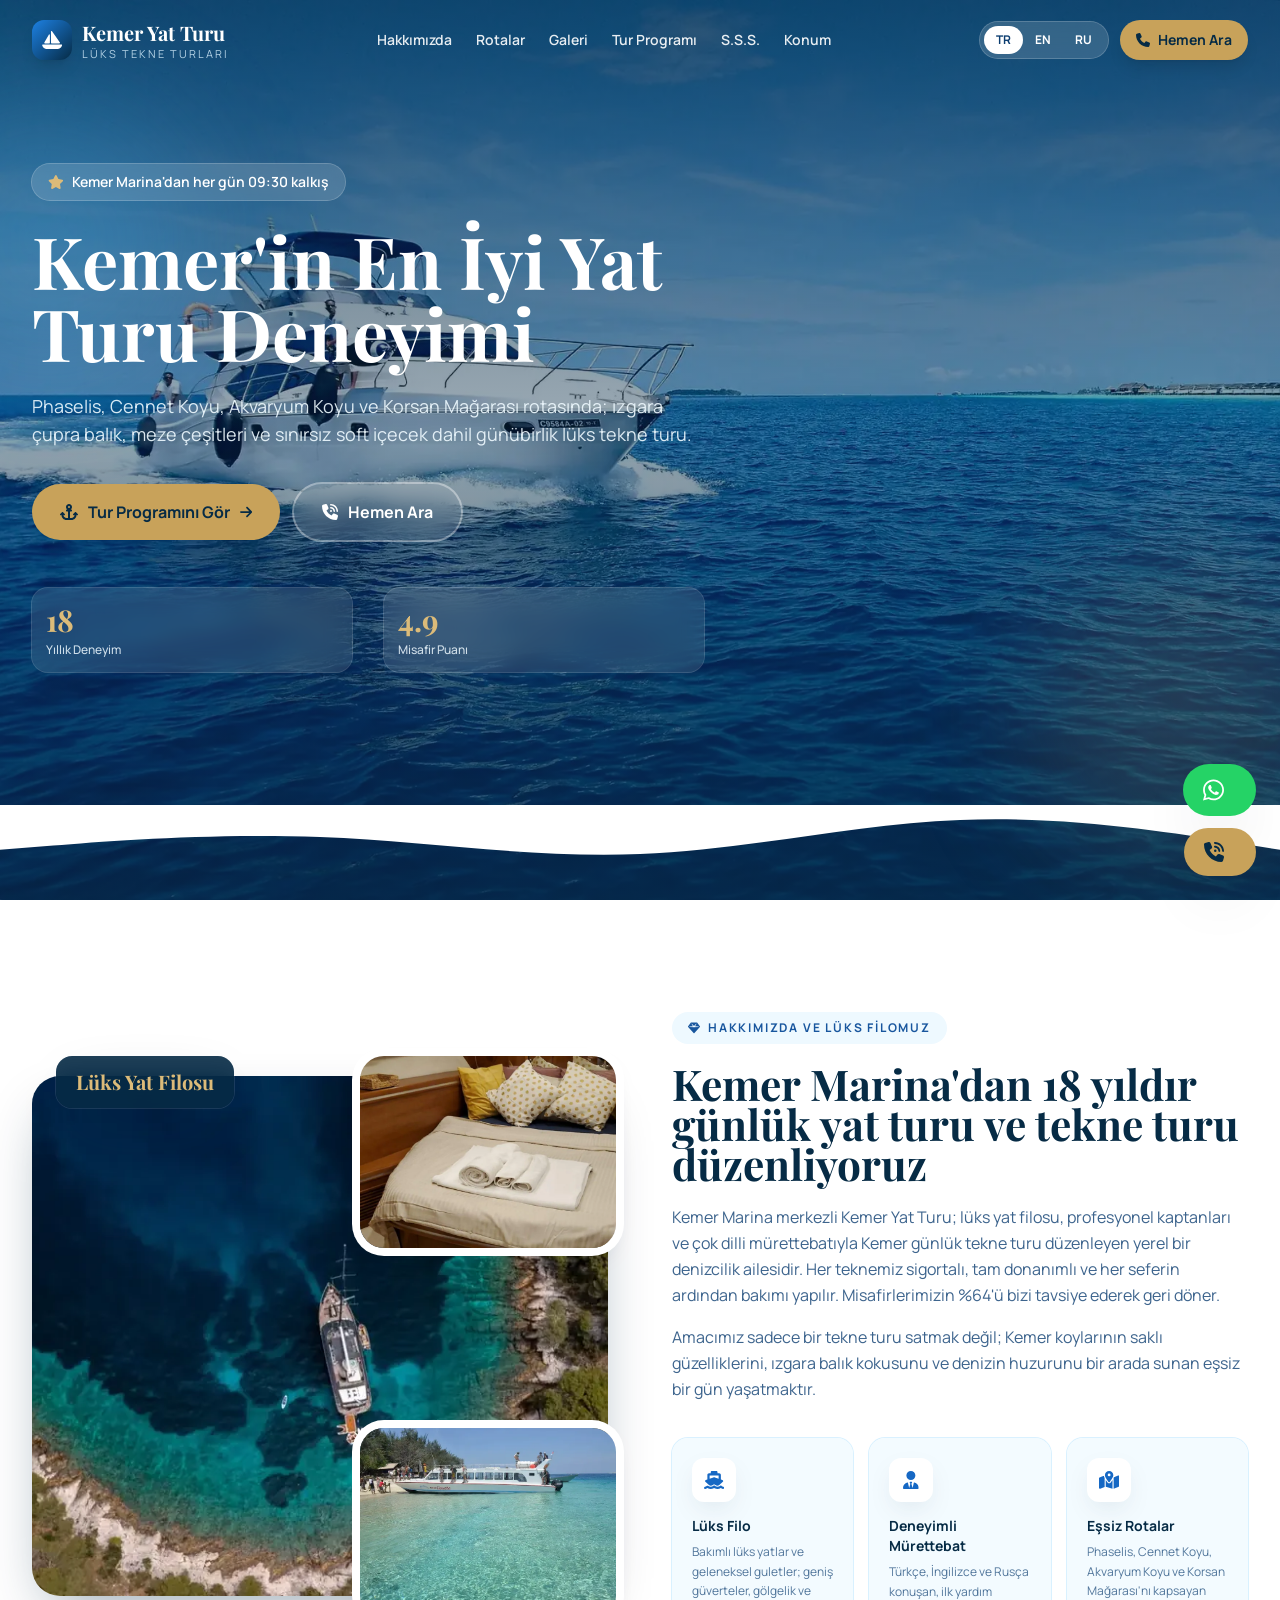
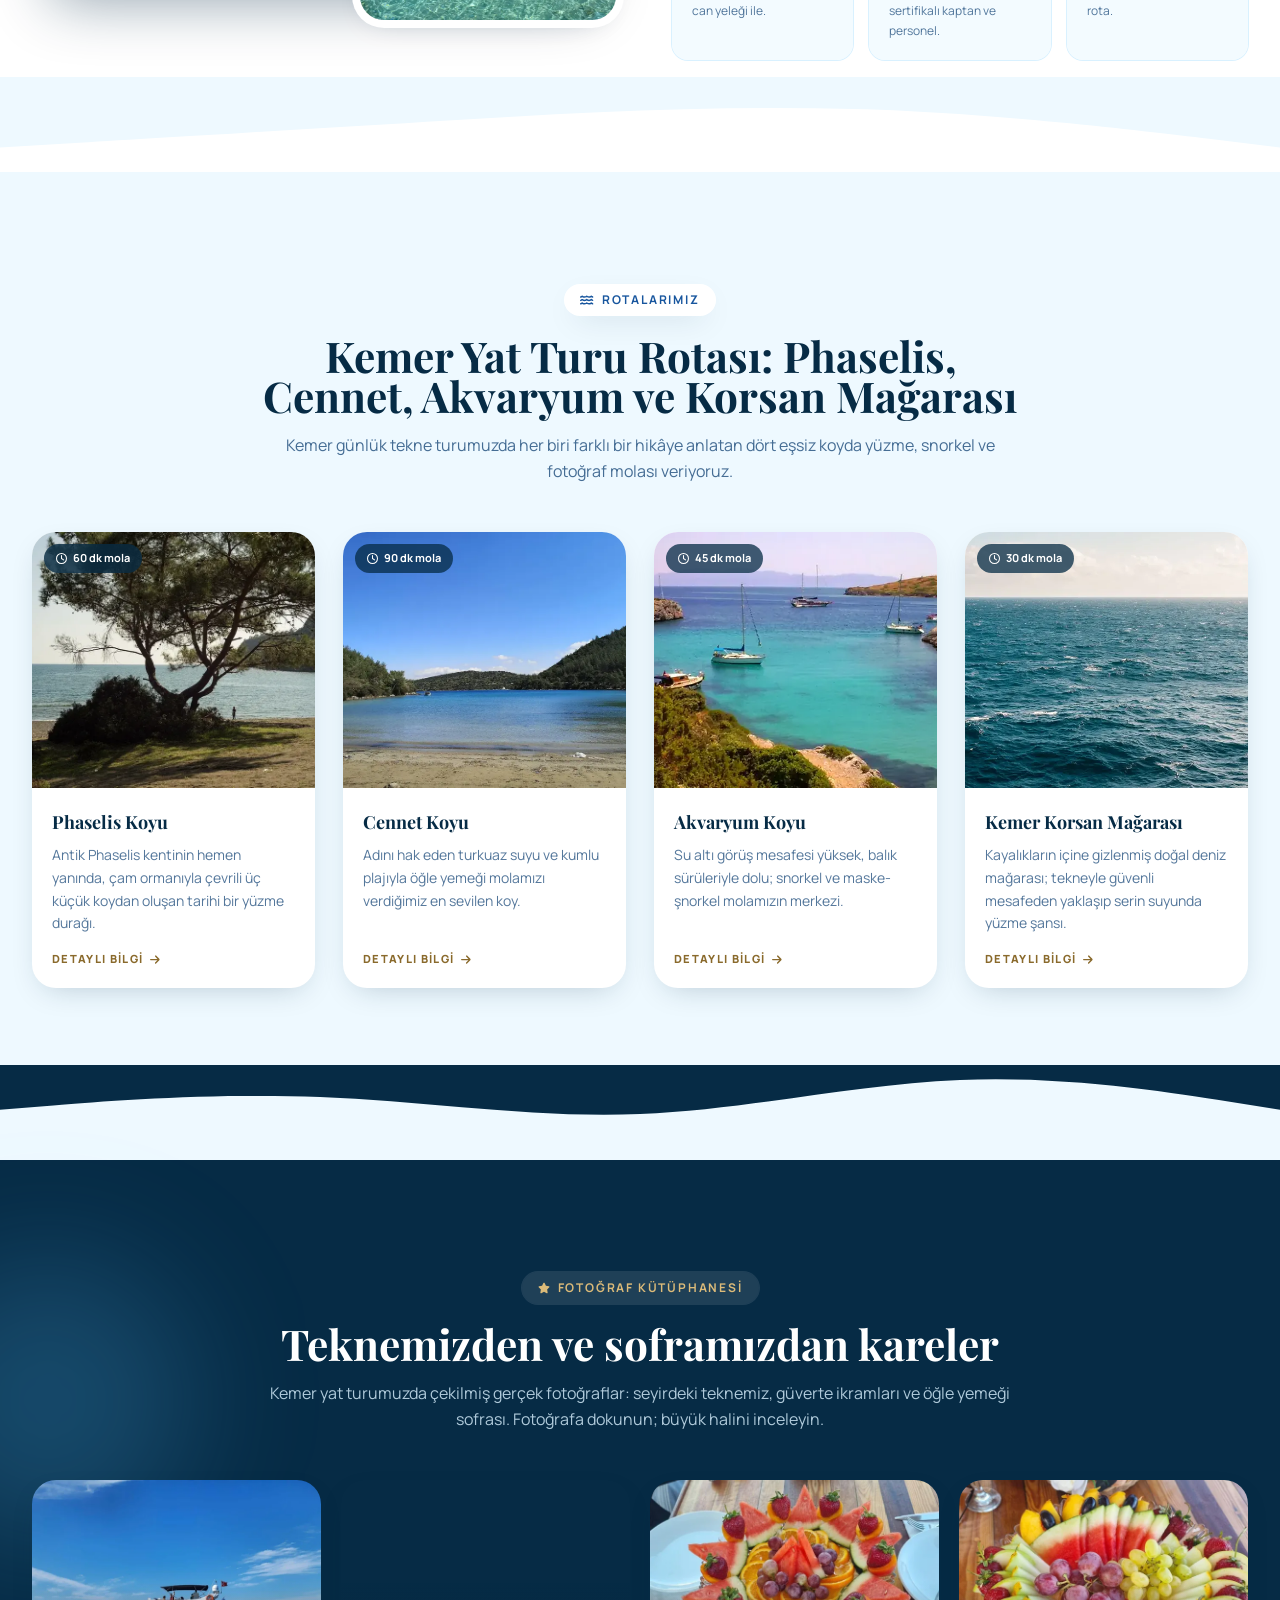
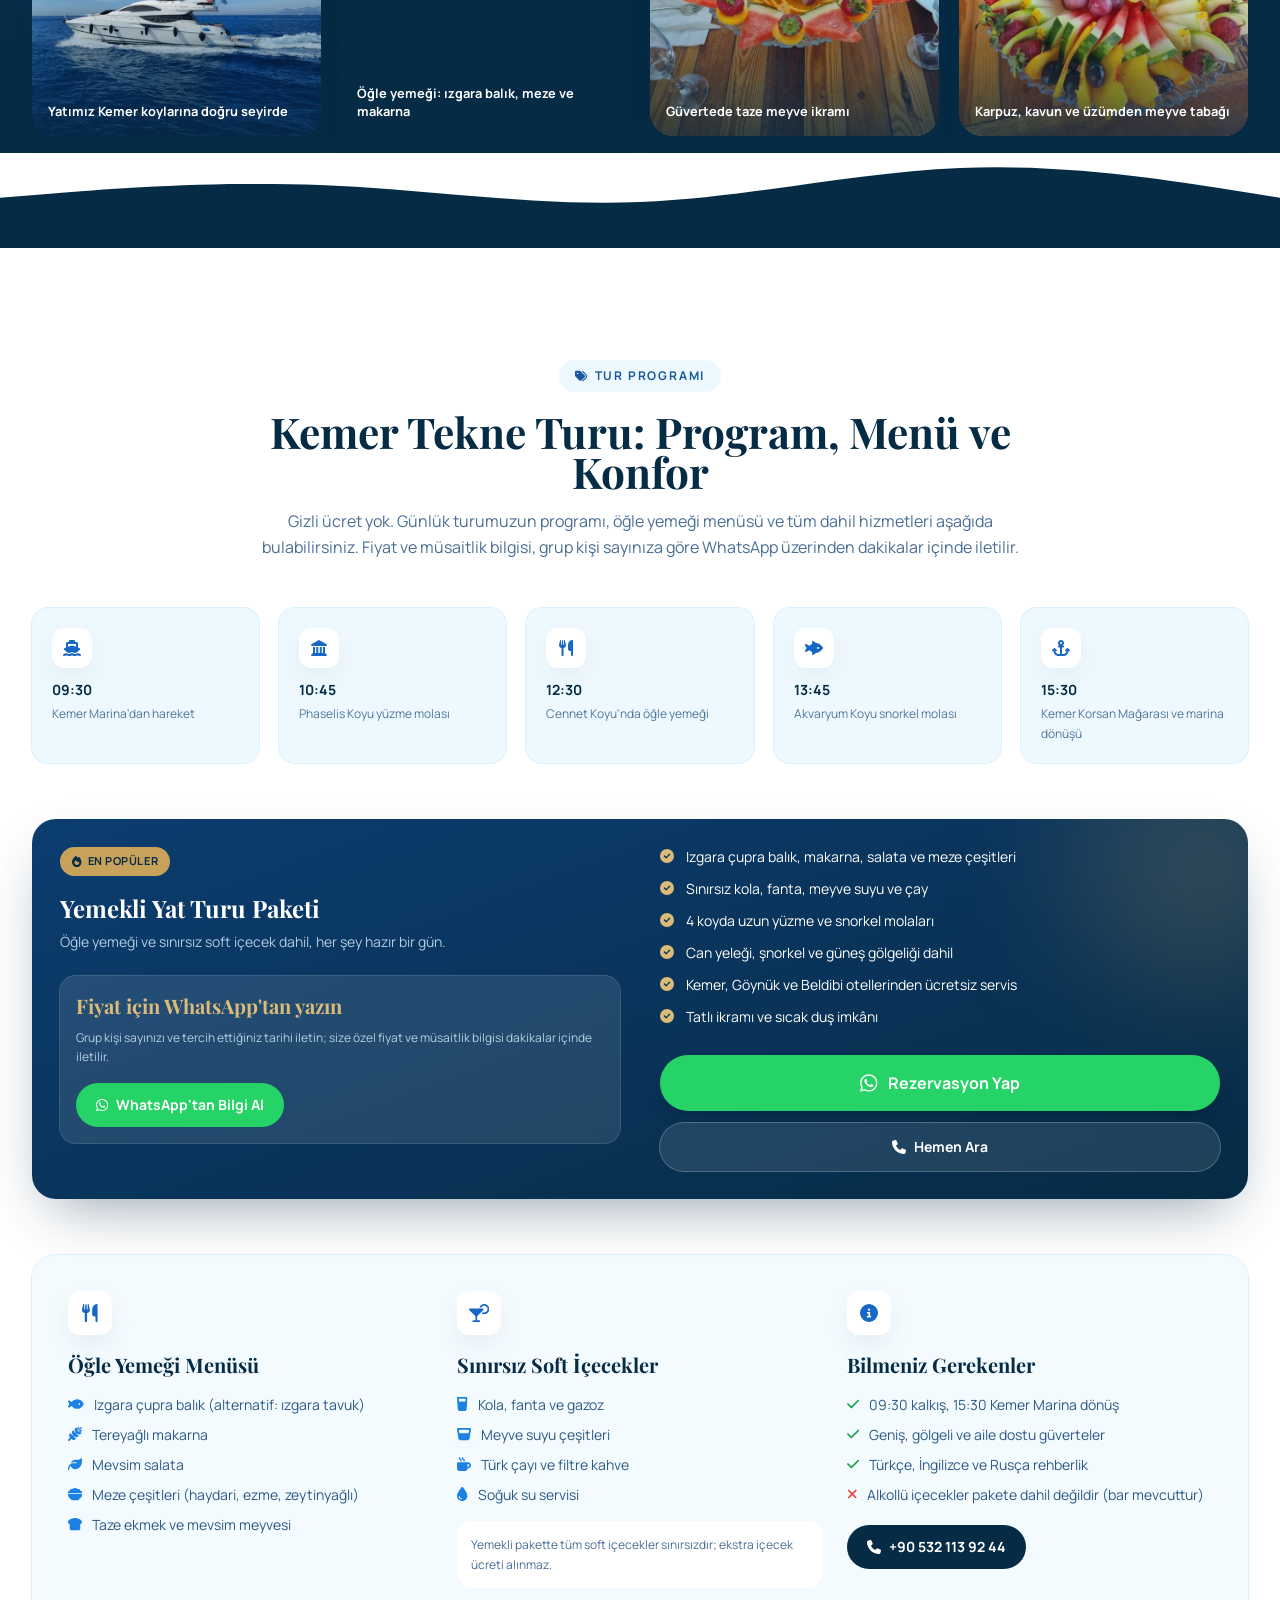
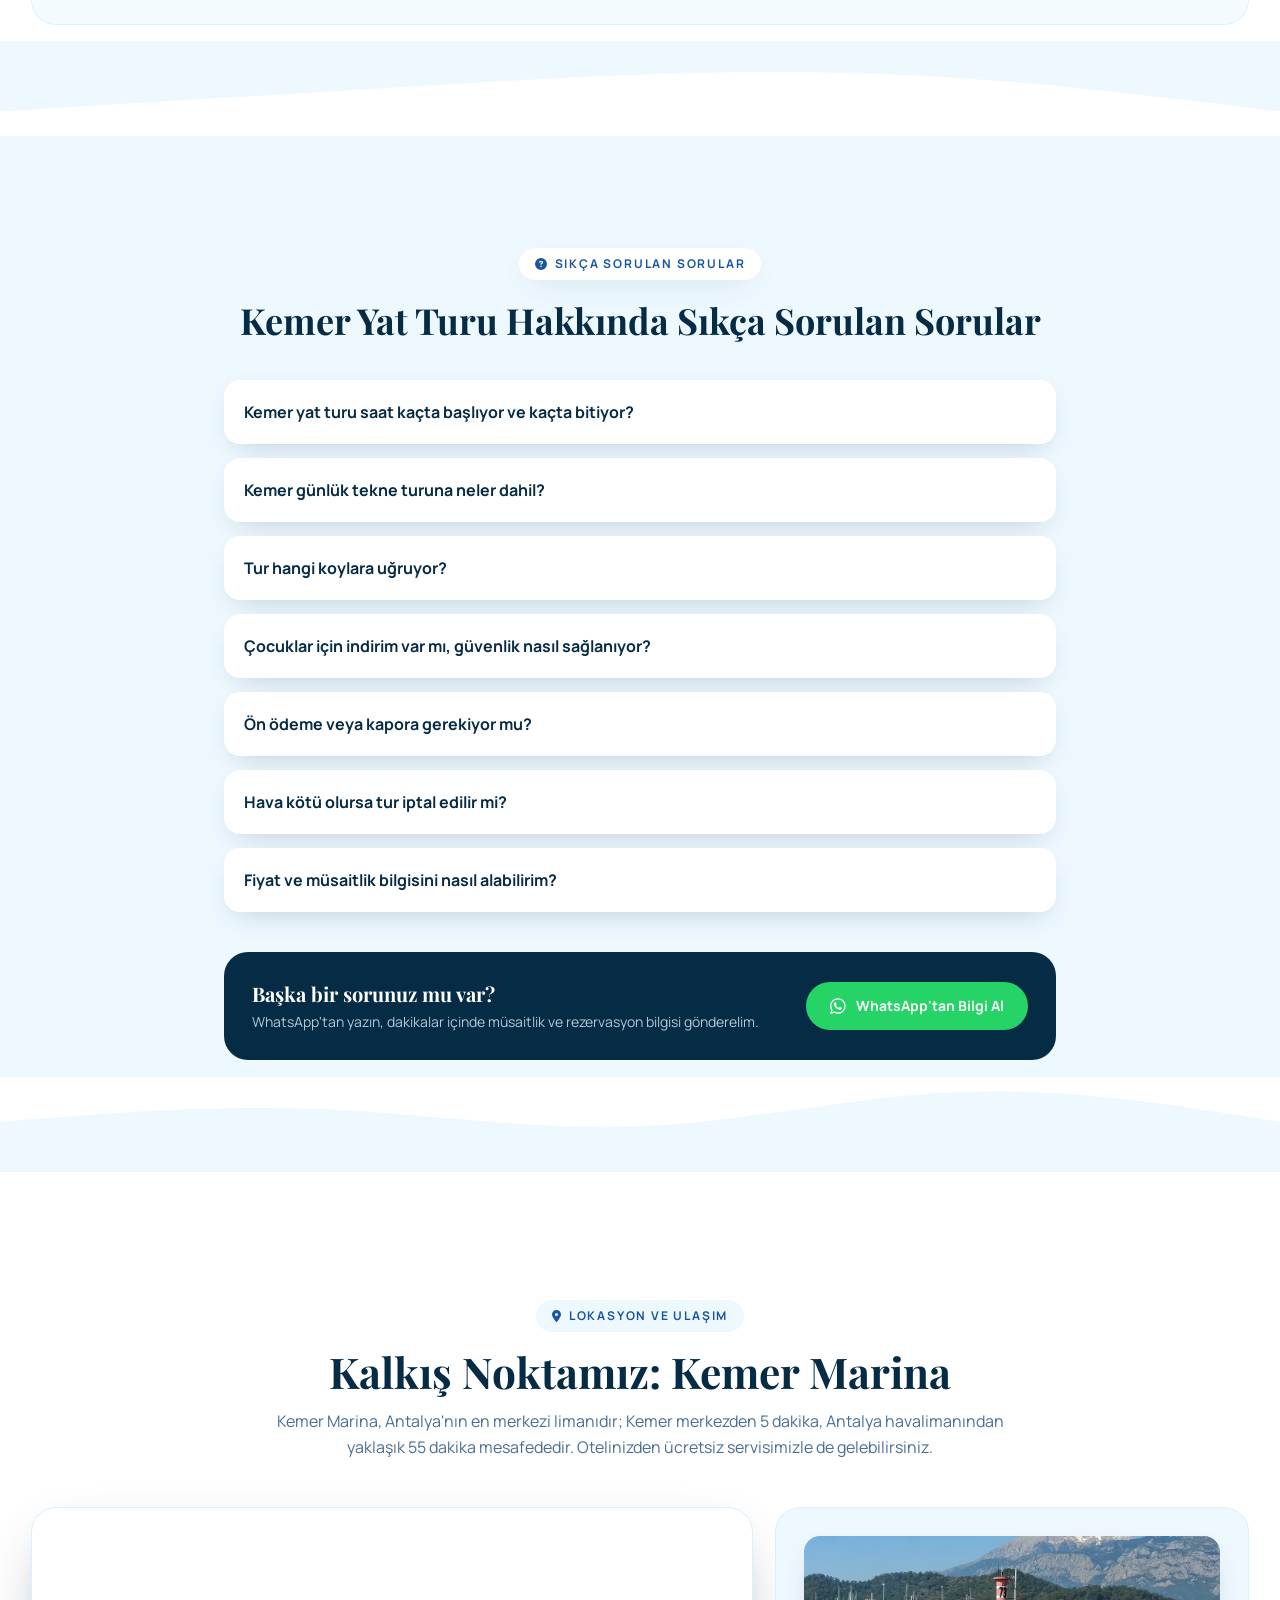
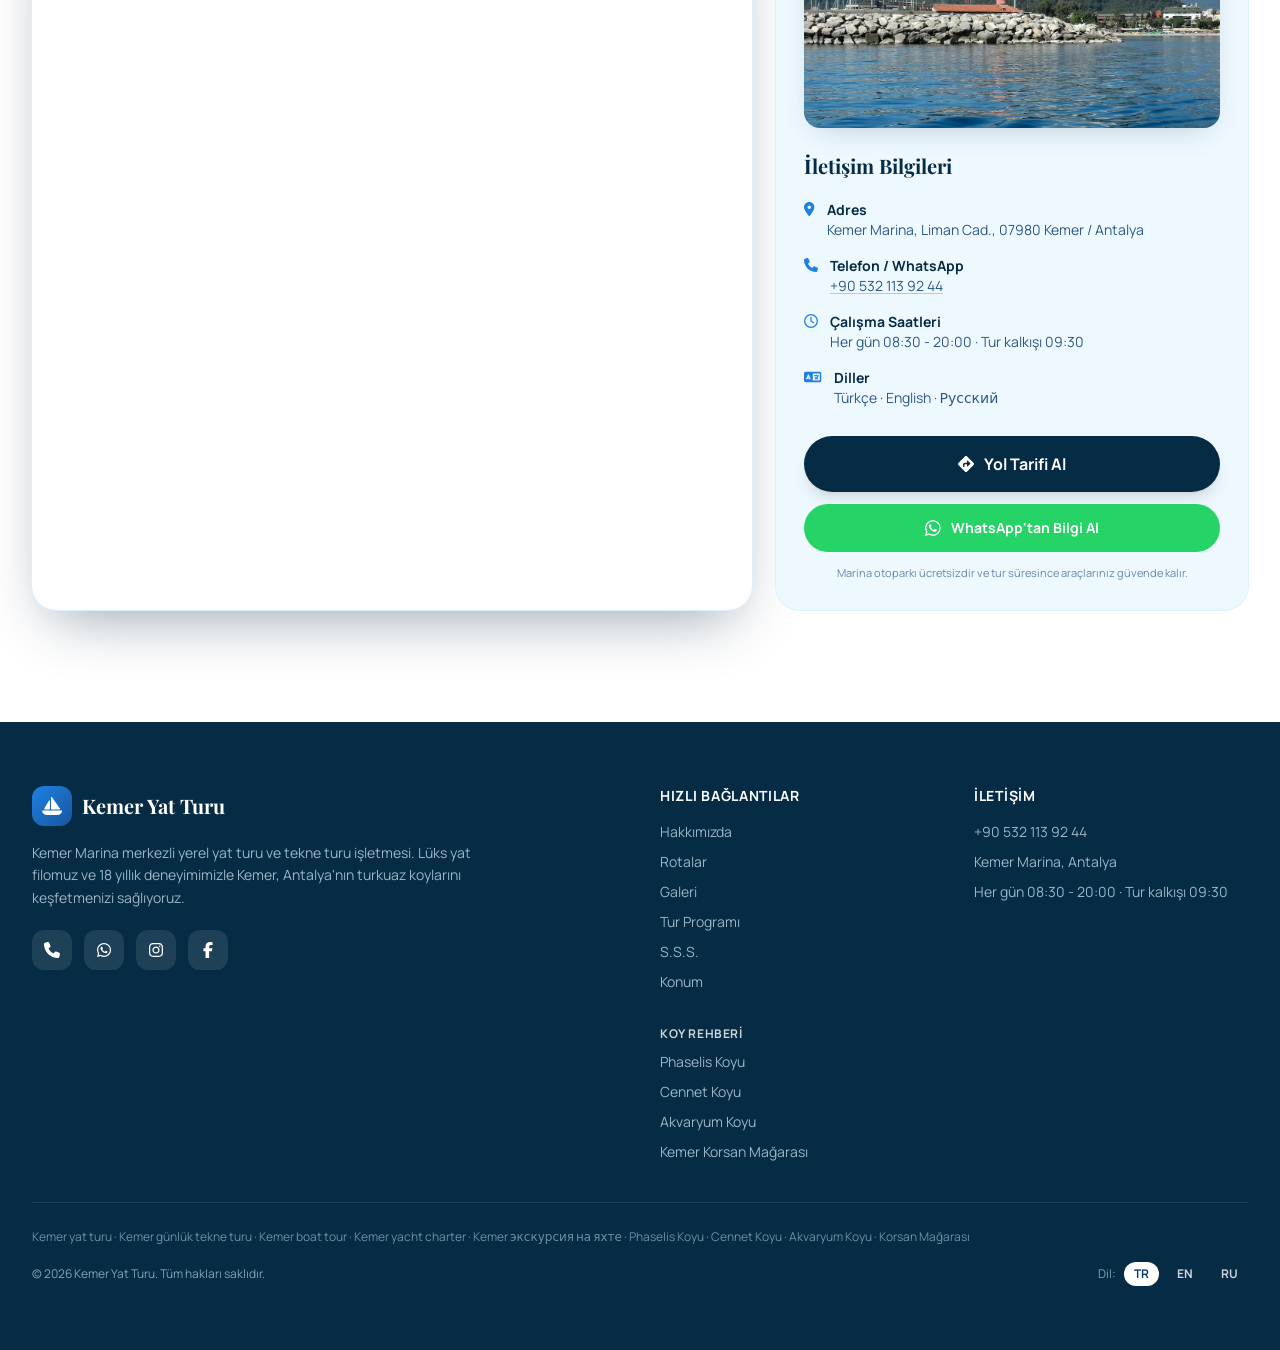
<file: index.html>
<!DOCTYPE html>
<html lang="tr" dir="ltr">
<head>
<meta charset="UTF-8">
<meta name="viewport" content="width=device-width, initial-scale=1.0">
<meta name="theme-color" content="#062b45">

<!-- ============ TEMEL SEO ============ -->
<title>Kemer Yat Turu | Günlük Tekne Turu ve Koy Rotaları</title>
<meta name="description" content="Kemer yat turu &amp; günlük tekne turu: Phaselis, Cennet Koyu, Akvaryum Koyu ve Korsan Mağarası rotaları. 09:30 Kemer Marina kalkış, öğle yemeği ve sınırsız soft içecek dahil. Fiyat ve müsaitlik için WhatsApp'tan yazın.">
<meta name="format-detection" content="telephone=no, address=no, email=no">
<meta name="robots" content="index, follow, max-image-preview:large, max-snippet:-1">
<meta name="author" content="Kemer Yat Turu">
<link rel="canonical" href="https://kemeryattur.com.tr/">
<link rel="alternate" hreflang="tr" href="https://kemeryattur.com.tr/">
<link rel="alternate" hreflang="x-default" href="https://kemeryattur.com.tr/">

<!-- ============ OPEN GRAPH / TWITTER ============ -->
<meta property="og:type" content="website">
<meta property="og:site_name" content="Kemer Yat Turu">
<meta property="og:locale" content="tr_TR">
<meta property="og:locale:alternate" content="en_US">
<meta property="og:locale:alternate" content="ru_RU">
<meta property="og:title" content="Kemer Yat Turu | Kemer'in En İyi Yat Turu Deneyimi">
<meta property="og:description" content="Lüks yat filosu, Phaselis ve Cennet Koyu rotaları, öğün ve sınırsız içecek dahil günlük tekne turu. Kemer Marina'dan 09:30 kalkış.">
<meta property="og:url" content="https://kemeryattur.com.tr/">
<meta property="og:image" content="https://kemeryattur.com.tr/images/hero-yacht.jpg">
<meta property="og:image:type" content="image/jpeg">
<meta property="og:image:width" content="1920">
<meta property="og:image:height" content="1320">
<meta property="og:image:alt" content="Kemer'de turkuaz denizde seyreden lüks yat – günlük tekne turu">
<meta name="twitter:card" content="summary_large_image">
<meta name="twitter:title" content="Kemer Yat Turu | Kemer'in En İyi Yat Turu Deneyimi">
<meta name="twitter:description" content="Phaselis, Cennet Koyu, Akvaryum Koyu ve Korsan Mağarası rotalı günlük yat turu. Kemer Marina 09:30 kalkış.">
<meta name="twitter:image" content="https://kemeryattur.com.tr/images/hero-yacht.jpg">
<meta name="twitter:image:alt" content="Kemer'de turkuaz denizde seyreden lüks yat – günlük tekne turu">

<link rel="icon" href="data:image/svg+xml,%3Csvg xmlns='http://www.w3.org/2000/svg' viewBox='0 0 32 32'%3E%3Crect width='32' height='32' rx='7' fill='%23062b45'/%3E%3Cpath d='M6 21h20l-2 4H8z' fill='%2338bdf8'/%3E%3Cpath d='M16 6l8 13H8z' fill='%23c8a25a'/%3E%3C/svg%3E">

<!-- ============ PERFORMANS ============ -->
<link rel="preload" as="font" type="font/woff2" href="assets/fonts/playfair-display-700-latin.woff2" crossorigin>
<link rel="preload" as="font" type="font/woff2" href="assets/fonts/playfair-display-700-latin-ext.woff2" crossorigin>
<link rel="preload" as="image" href="images/hero-yacht-1080.webp" type="image/webp" media="(max-width: 767px)" fetchpriority="high">
<link rel="preload" as="image" href="images/hero-yacht.webp" type="image/webp" media="(min-width: 768px)" fetchpriority="high">
<!-- Fontlar: self-host (assets/fonts/*.woff2) - Google Fonts CDN bagimliligi yok.
     @font-face tanimlari sayfaya gomuldu; kritik yolda ek istek olusmaz. -->
<style>
/* ==========================================================================
   Yerel font tanimlari (self-host) - Google Fonts CDN yerine
   Manrope 400/500/600/700/800, Playfair Display 600/700 (latin + latin-ext)
   Onbellek: vercel.json -> /assets/fonts/*.woff2 (immutable, 1 yil)
   ========================================================================== */
@font-face{font-family:'Manrope';font-style:normal;font-weight:400;font-display:swap;src:url('assets/fonts/manrope-400-latin-ext.woff2') format('woff2');unicode-range:U+0100-02BA, U+02BD-02C5, U+02C7-02CC, U+02CE-02D7, U+02DD-02FF, U+0304, U+0308, U+0329, U+1D00-1DBF, U+1E00-1E9F, U+1EF2-1EFF, U+2020, U+20A0-20AB, U+20AD-20C0, U+2113, U+2C60-2C7F, U+A720-A7FF}
@font-face{font-family:'Manrope';font-style:normal;font-weight:400;font-display:swap;src:url('assets/fonts/manrope-400-latin.woff2') format('woff2');unicode-range:U+0000-00FF, U+0131, U+0152-0153, U+02BB-02BC, U+02C6, U+02DA, U+02DC, U+0304, U+0308, U+0329, U+2000-206F, U+20AC, U+2122, U+2191, U+2193, U+2212, U+2215, U+FEFF, U+FFFD}
@font-face{font-family:'Manrope';font-style:normal;font-weight:500;font-display:swap;src:url('assets/fonts/manrope-500-latin-ext.woff2') format('woff2');unicode-range:U+0100-02BA, U+02BD-02C5, U+02C7-02CC, U+02CE-02D7, U+02DD-02FF, U+0304, U+0308, U+0329, U+1D00-1DBF, U+1E00-1E9F, U+1EF2-1EFF, U+2020, U+20A0-20AB, U+20AD-20C0, U+2113, U+2C60-2C7F, U+A720-A7FF}
@font-face{font-family:'Manrope';font-style:normal;font-weight:500;font-display:swap;src:url('assets/fonts/manrope-500-latin.woff2') format('woff2');unicode-range:U+0000-00FF, U+0131, U+0152-0153, U+02BB-02BC, U+02C6, U+02DA, U+02DC, U+0304, U+0308, U+0329, U+2000-206F, U+20AC, U+2122, U+2191, U+2193, U+2212, U+2215, U+FEFF, U+FFFD}
@font-face{font-family:'Manrope';font-style:normal;font-weight:600;font-display:swap;src:url('assets/fonts/manrope-600-latin-ext.woff2') format('woff2');unicode-range:U+0100-02BA, U+02BD-02C5, U+02C7-02CC, U+02CE-02D7, U+02DD-02FF, U+0304, U+0308, U+0329, U+1D00-1DBF, U+1E00-1E9F, U+1EF2-1EFF, U+2020, U+20A0-20AB, U+20AD-20C0, U+2113, U+2C60-2C7F, U+A720-A7FF}
@font-face{font-family:'Manrope';font-style:normal;font-weight:600;font-display:swap;src:url('assets/fonts/manrope-600-latin.woff2') format('woff2');unicode-range:U+0000-00FF, U+0131, U+0152-0153, U+02BB-02BC, U+02C6, U+02DA, U+02DC, U+0304, U+0308, U+0329, U+2000-206F, U+20AC, U+2122, U+2191, U+2193, U+2212, U+2215, U+FEFF, U+FFFD}
@font-face{font-family:'Manrope';font-style:normal;font-weight:700;font-display:swap;src:url('assets/fonts/manrope-700-latin-ext.woff2') format('woff2');unicode-range:U+0100-02BA, U+02BD-02C5, U+02C7-02CC, U+02CE-02D7, U+02DD-02FF, U+0304, U+0308, U+0329, U+1D00-1DBF, U+1E00-1E9F, U+1EF2-1EFF, U+2020, U+20A0-20AB, U+20AD-20C0, U+2113, U+2C60-2C7F, U+A720-A7FF}
@font-face{font-family:'Manrope';font-style:normal;font-weight:700;font-display:swap;src:url('assets/fonts/manrope-700-latin.woff2') format('woff2');unicode-range:U+0000-00FF, U+0131, U+0152-0153, U+02BB-02BC, U+02C6, U+02DA, U+02DC, U+0304, U+0308, U+0329, U+2000-206F, U+20AC, U+2122, U+2191, U+2193, U+2212, U+2215, U+FEFF, U+FFFD}
@font-face{font-family:'Manrope';font-style:normal;font-weight:800;font-display:swap;src:url('assets/fonts/manrope-800-latin-ext.woff2') format('woff2');unicode-range:U+0100-02BA, U+02BD-02C5, U+02C7-02CC, U+02CE-02D7, U+02DD-02FF, U+0304, U+0308, U+0329, U+1D00-1DBF, U+1E00-1E9F, U+1EF2-1EFF, U+2020, U+20A0-20AB, U+20AD-20C0, U+2113, U+2C60-2C7F, U+A720-A7FF}
@font-face{font-family:'Manrope';font-style:normal;font-weight:800;font-display:swap;src:url('assets/fonts/manrope-800-latin.woff2') format('woff2');unicode-range:U+0000-00FF, U+0131, U+0152-0153, U+02BB-02BC, U+02C6, U+02DA, U+02DC, U+0304, U+0308, U+0329, U+2000-206F, U+20AC, U+2122, U+2191, U+2193, U+2212, U+2215, U+FEFF, U+FFFD}
@font-face{font-family:'Playfair Display';font-style:normal;font-weight:600;font-display:swap;src:url('assets/fonts/playfair-display-600-latin-ext.woff2') format('woff2');unicode-range:U+0100-02BA, U+02BD-02C5, U+02C7-02CC, U+02CE-02D7, U+02DD-02FF, U+0304, U+0308, U+0329, U+1D00-1DBF, U+1E00-1E9F, U+1EF2-1EFF, U+2020, U+20A0-20AB, U+20AD-20C0, U+2113, U+2C60-2C7F, U+A720-A7FF}
@font-face{font-family:'Playfair Display';font-style:normal;font-weight:600;font-display:swap;src:url('assets/fonts/playfair-display-600-latin.woff2') format('woff2');unicode-range:U+0000-00FF, U+0131, U+0152-0153, U+02BB-02BC, U+02C6, U+02DA, U+02DC, U+0304, U+0308, U+0329, U+2000-206F, U+20AC, U+2122, U+2191, U+2193, U+2212, U+2215, U+FEFF, U+FFFD}
@font-face{font-family:'Playfair Display';font-style:normal;font-weight:700;font-display:swap;src:url('assets/fonts/playfair-display-700-latin-ext.woff2') format('woff2');unicode-range:U+0100-02BA, U+02BD-02C5, U+02C7-02CC, U+02CE-02D7, U+02DD-02FF, U+0304, U+0308, U+0329, U+1D00-1DBF, U+1E00-1E9F, U+1EF2-1EFF, U+2020, U+20A0-20AB, U+20AD-20C0, U+2113, U+2C60-2C7F, U+A720-A7FF}
@font-face{font-family:'Playfair Display';font-style:normal;font-weight:700;font-display:swap;src:url('assets/fonts/playfair-display-700-latin.woff2') format('woff2');unicode-range:U+0000-00FF, U+0131, U+0152-0153, U+02BB-02BC, U+02C6, U+02DA, U+02DC, U+0304, U+0308, U+0329, U+2000-206F, U+20AC, U+2122, U+2191, U+2193, U+2212, U+2215, U+FEFF, U+FFFD}
</style>

<!-- Tailwind CSS: cdn.tailwindcss.com betigi kaldirildi. Kullanilan siniflar derlenmis halde
     assets/tailwind.min.css dosyasinda durur (daha hizli acilis, tarayicida JIT derleme yok).
     Bu link, ozel CSS'ten SONRA gelir; boylece esit ozgullukte Tailwind kurallari kazanir (onceki sira korunur).
     ONEMLI: HTML'e yeni bir Tailwind sinifi (ornek: yeni renk, yeni bosluk degeri) eklerseniz bu dosya
     yeniden uretilmelidir; aksi halde o sinif gorunmez. Mevcut siniflarin degistirilmesi gerekmez. -->

<style>
  :root { scroll-behavior: smooth; scroll-padding-top: 84px; }
  body { overflow-x: hidden; }
  /* Bolumler arasi dalga gecisleri */
  .wave-divider { position: absolute; left: 0; width: 100%; line-height: 0; z-index: 10; pointer-events: none; }
  .wave-top { top: -1px; }
  .wave-bottom { bottom: -1px; transform: rotate(180deg); }
  .wave-divider svg { display: block; width: 100%; height: 58px; }
  @media (min-width: 768px) { .wave-divider svg { height: 96px; } }
  /* Kaydirma ile yumusak gorunum */
  .reveal { opacity: 0; transform: translateY(28px); transition: opacity .7s ease, transform .7s ease; will-change: opacity, transform; }
  .reveal.is-visible { opacity: 1; transform: none; }
  /* Rota kartlari hover buyume efekti */
  .bay-card img { transition: transform .7s cubic-bezier(.2,.7,.3,1); }
  .bay-card:hover img, .bay-card:focus-within img { transform: scale(1.09); }
  .bay-card { transition: transform .45s cubic-bezier(.2,.7,.3,1), box-shadow .45s ease; }
  .bay-card:hover, .bay-card:focus-within { transform: translateY(-8px); box-shadow: 0 28px 50px -22px rgba(6,43,69,.55); }
  /* Koy karti -> detay sayfasi baglantisi (stretched link):
     baslik bir baglanti, ::after katmani kartin tamamini tiklanabilir yapar. */
  .bay-card { position: relative; display: flex; flex-direction: column; }
  .bay-card > .p-5 { display: flex; flex-direction: column; flex: 1 1 auto; }
  .bay-link { color: inherit; }
  .bay-link::after { content: ""; position: absolute; inset: 0; z-index: 5; }
  .bay-link:focus-visible { outline: none; }
  .bay-link:focus-visible::after { outline: 3px solid #c8a25a; outline-offset: 3px; border-radius: 1.5rem; }
  .bay-card:hover .bay-link, .bay-card:focus-within .bay-link { text-decoration: underline; text-decoration-color: #c8a25a; text-decoration-thickness: 3px; text-underline-offset: 4px; }
  /* "Detayli bilgi" ipucu: gorsel ipucu, baglanti adini kirletmemesi icin aria-hidden */
  .bay-more { display: inline-flex; align-items: center; gap: .4rem; margin-top: auto; padding-top: 1rem; font-size: .7rem; font-weight: 800; letter-spacing: .12em; text-transform: uppercase; color: #8a6a2c; transition: gap .3s ease, color .3s ease; }
  .bay-card:hover .bay-more, .bay-card:focus-within .bay-more { gap: .7rem; color: #6f5522; }
  /* Hero arka plani: tam ekran deniz/yat gorseli */
  .hero-bg { --hero-grad: linear-gradient(180deg, rgba(6,43,69,.74) 0%, rgba(6,43,69,.42) 45%, rgba(6,43,69,.80) 100%); background-image: var(--hero-grad), url('images/hero-yacht.jpg'); background-size: cover; background-position: center; }
  /* WebP destekleyen tarayicilarda %57 daha kucuk gorsel; desteklemeyende ust satirdaki jpg kullanilir */
  .hero-bg { background-image: var(--hero-grad), -webkit-image-set(url('images/hero-yacht.webp') type('image/webp'), url('images/hero-yacht.jpg') type('image/jpeg')); background-image: var(--hero-grad), image-set(url('images/hero-yacht.webp') type('image/webp'), url('images/hero-yacht.jpg') type('image/jpeg')); }
  /* Mobil (<= 767px): ayni gorselin 1080 px genisligindeki kucultulmus surumu (274 KB -> 87 KB) */
  @media (max-width: 767px) { .hero-bg { background-image: var(--hero-grad), url('images/hero-yacht-1080.webp'); } }
  .lang-btn.is-active { background: #fff; color: #0c3d70; }
  .sticky-cta a:active { transform: scale(.97); }
  .faq-chevron { transition: transform .3s ease; }
  details.faq[open] .faq-chevron { transform: rotate(180deg); }
  /* S.S.S. sorusu: yazi satiri (20px) yerine tum kart genisliginde 44px'lik dokunma alani.
     Negatif margin sayesinde gorsel yerlesim degismez (WCAG 2.5.5 / mobil tap-target). */
  details.faq > summary { padding-top: 12px; padding-bottom: 12px; margin-top: -12px; margin-bottom: -12px; }
  .price-featured { background: linear-gradient(160deg, #0c3d70 0%, #062b45 100%); }
  /* Ikonlar: Font Awesome CDN yerine sayfaya gomulu SVG sprite kullanilir (bkz. <body> basi).
     Boyut, bulundugu metnin font-size'ina uyar; renk currentColor'dan alinir. */
  .i { height: 1em; width: auto; display: inline-block; vertical-align: -.125em; fill: currentColor; flex: none; }
  /* ===== Galeri (fotograf kutuphanesi): tiklanabilir kart + buyutme penceresi =====
     Kart bir <button>'dur: tiklaninca ayni fotografi buyuk halde gosterir (lightbox).
     Yeni Tailwind sinifi kullanilmadi; derlenmis CSS'in yeniden uretilmesi gerekmez. */
  .galeri-kart { position: relative; display: block; width: 100%; overflow: hidden; border-radius: 1.5rem; cursor: zoom-in; }
  .galeri-kart img { transition: transform .7s cubic-bezier(.2,.7,.3,1); }
  .galeri-kart:hover img, .galeri-kart:focus-within img { transform: scale(1.07); }
  .galeri-kart:focus-visible { outline: 3px solid #c8a25a; outline-offset: 3px; }
  .galeri-perde { position: absolute; inset: 0; background: linear-gradient(180deg, rgba(6,43,69,0) 40%, rgba(6,43,69,.74) 100%); }
  .galeri-yazi { position: absolute; left: 1rem; right: 1rem; bottom: 1rem; color: #fff; font-size: .8rem; font-weight: 700; line-height: 1.35; text-align: left; }
  /* Buyutme penceresi (lightbox): klavye ve mobil dokunma icin 44px hedefler */
  #galeri-lightbox { position: fixed; inset: 0; z-index: 90; display: none; }
  #galeri-lightbox.is-open { display: flex; align-items: center; justify-content: center; }
  body.lb-acik { overflow: hidden; }
  .lb-perde { position: absolute; inset: 0; background: rgba(4,25,41,.95); }
  /* Kisa ekranlarda (yatay telefon) icerik tasmasin: pencere kendi icinde kaydirilir.
     Ust bosluk, sag ustteki Kapat butonunun gorselin uzerine binmemesini saglar. */
  .lb-ic { position: relative; z-index: 1; display: flex; flex-direction: column; align-items: center; gap: .85rem; width: 100%; max-width: 1100px; max-height: 100vh; overflow-y: auto; padding: 3.5rem 1rem 1.25rem; }
  .lb-resim { width: auto; height: auto; max-width: 100%; max-height: 74vh; object-fit: contain; border-radius: 1.25rem; background: #062b45; }
  .lb-alt { max-width: 60ch; color: #dbe9f4; font-size: .82rem; line-height: 1.5; text-align: center; }
  .lb-kontroller { display: flex; align-items: center; justify-content: center; gap: .5rem; flex-wrap: wrap; }
  .lb-btn { display: inline-flex; align-items: center; justify-content: center; gap: .4rem; min-height: 44px; min-width: 44px; padding: .55rem .9rem; border-radius: 999px; background: rgba(255,255,255,.16); color: #fff; font-size: .78rem; font-weight: 700; transition: background .3s ease, color .3s ease; }
  .lb-btn:hover, .lb-btn:focus-visible { background: #c8a25a; color: #062b45; }
  .lb-btn:focus-visible { outline: 2px solid #fff; outline-offset: 2px; }
  .lb-geri svg { transform: rotate(180deg); }
  .lb-sayac { min-width: 4.5rem; text-align: center; color: #fff; font-size: .78rem; font-weight: 800; letter-spacing: .08em; }
  .lb-kapat { position: absolute; top: .5rem; right: .5rem; z-index: 2; }
  ::selection { background: #c8a25a; color: #062b45; }
  @media (prefers-reduced-motion: reduce) { * { animation: none !important; transition: none !important; } html { scroll-behavior: auto; } }
</style>
<style>
/* Kemer Yat Turu - Tailwind CSS (derlenmis statik surum) */
*,::before,::after{--tw-border-spacing-x:0;--tw-border-spacing-y:0;--tw-translate-x:0;--tw-translate-y:0;--tw-rotate:0;--tw-skew-x:0;--tw-skew-y:0;--tw-scale-x:1;--tw-scale-y:1;--tw-pan-x:;--tw-pan-y:;--tw-pinch-zoom:;--tw-scroll-snap-strictness:proximity;--tw-gradient-from-position:;--tw-gradient-via-position:;--tw-gradient-to-position:;--tw-ordinal:;--tw-slashed-zero:;--tw-numeric-figure:;--tw-numeric-spacing:;--tw-numeric-fraction:;--tw-ring-inset:;--tw-ring-offset-width:0px;--tw-ring-offset-color:#fff;--tw-ring-color:rgb(59 130 246 / 0.5);--tw-ring-offset-shadow:0 0 #0000;--tw-ring-shadow:0 0 #0000;--tw-shadow:0 0 #0000;--tw-shadow-colored:0 0 #0000;--tw-blur:;--tw-brightness:;--tw-contrast:;--tw-grayscale:;--tw-hue-rotate:;--tw-invert:;--tw-saturate:;--tw-sepia:;--tw-drop-shadow:;--tw-backdrop-blur:;--tw-backdrop-brightness:;--tw-backdrop-contrast:;--tw-backdrop-grayscale:;--tw-backdrop-hue-rotate:;--tw-backdrop-invert:;--tw-backdrop-opacity:;--tw-backdrop-saturate:;--tw-backdrop-sepia:;--tw-contain-size:;--tw-contain-layout:;--tw-contain-paint:;--tw-contain-style:}::backdrop{--tw-border-spacing-x:0;--tw-border-spacing-y:0;--tw-translate-x:0;--tw-translate-y:0;--tw-rotate:0;--tw-skew-x:0;--tw-skew-y:0;--tw-scale-x:1;--tw-scale-y:1;--tw-pan-x:;--tw-pan-y:;--tw-pinch-zoom:;--tw-scroll-snap-strictness:proximity;--tw-gradient-from-position:;--tw-gradient-via-position:;--tw-gradient-to-position:;--tw-ordinal:;--tw-slashed-zero:;--tw-numeric-figure:;--tw-numeric-spacing:;--tw-numeric-fraction:;--tw-ring-inset:;--tw-ring-offset-width:0px;--tw-ring-offset-color:#fff;--tw-ring-color:rgb(59 130 246 / 0.5);--tw-ring-offset-shadow:0 0 #0000;--tw-ring-shadow:0 0 #0000;--tw-shadow:0 0 #0000;--tw-shadow-colored:0 0 #0000;--tw-blur:;--tw-brightness:;--tw-contrast:;--tw-grayscale:;--tw-hue-rotate:;--tw-invert:;--tw-saturate:;--tw-sepia:;--tw-drop-shadow:;--tw-backdrop-blur:;--tw-backdrop-brightness:;--tw-backdrop-contrast:;--tw-backdrop-grayscale:;--tw-backdrop-hue-rotate:;--tw-backdrop-invert:;--tw-backdrop-opacity:;--tw-backdrop-saturate:;--tw-backdrop-sepia:;--tw-contain-size:;--tw-contain-layout:;--tw-contain-paint:;--tw-contain-style:}*,::after,::before{box-sizing:border-box;border-width:0;border-style:solid;border-color:#e5e7eb}::after,::before{--tw-content:''}:host,html{line-height:1.5;-webkit-text-size-adjust:100%;-moz-tab-size:4;tab-size:4;font-family:Manrope,system-ui,-apple-system,Segoe UI,sans-serif;font-feature-settings:normal;font-variation-settings:normal;-webkit-tap-highlight-color:transparent}body{margin:0;line-height:inherit}hr{height:0;color:inherit;border-top-width:1px}abbr:where([title]){-webkit-text-decoration:underline dotted;text-decoration:underline dotted}h1,h2,h3,h4,h5,h6{font-size:inherit;font-weight:inherit}a{color:inherit;text-decoration:inherit}b,strong{font-weight:bolder}code,kbd,pre,samp{font-family:ui-monospace,SFMono-Regular,Menlo,Monaco,Consolas,"Liberation Mono","Courier New",monospace;font-feature-settings:normal;font-variation-settings:normal;font-size:1em}small{font-size:80%}sub,sup{font-size:75%;line-height:0;position:relative;vertical-align:baseline}sub{bottom:-.25em}sup{top:-.5em}table{text-indent:0;border-color:inherit;border-collapse:collapse}button,input,optgroup,select,textarea{font-family:inherit;font-feature-settings:inherit;font-variation-settings:inherit;font-size:100%;font-weight:inherit;line-height:inherit;letter-spacing:inherit;color:inherit;margin:0;padding:0}button,select{text-transform:none}button,input:where([type=button]),input:where([type=reset]),input:where([type=submit]){-webkit-appearance:button;background-color:transparent;background-image:none}:-moz-focusring{outline:auto}:-moz-ui-invalid{box-shadow:none}progress{vertical-align:baseline}::-webkit-inner-spin-button,::-webkit-outer-spin-button{height:auto}[type=search]{-webkit-appearance:textfield;outline-offset:-2px}::-webkit-search-decoration{-webkit-appearance:none}::-webkit-file-upload-button{-webkit-appearance:button;font:inherit}summary{display:list-item}blockquote,dd,dl,figure,h1,h2,h3,h4,h5,h6,hr,p,pre{margin:0}fieldset{margin:0;padding:0}legend{padding:0}menu,ol,ul{list-style:none;margin:0;padding:0}dialog{padding:0}textarea{resize:vertical}input::placeholder,textarea::placeholder{opacity:1;color:#9ca3af}[role=button],button{cursor:pointer}:disabled{cursor:default}audio,canvas,embed,iframe,img,object,svg,video{display:block;vertical-align:middle}img,video{max-width:100%;height:auto}[hidden]:where(:not([hidden=until-found])){display:none}.sr-only{position:absolute;width:1px;height:1px;padding:0;margin:-1px;overflow:hidden;clip:rect(0,0,0,0);white-space:nowrap;border-width:0}.pointer-events-none{pointer-events:none}.fixed{position:fixed}.absolute{position:absolute}.relative{position:relative}.inset-x-0{left:0px;right:0px}.-bottom-6{bottom:-1.5rem}.-left-24{left:-6rem}.-right-16{right:-4rem}.-right-2{right:-0.5rem}.-right-20{right:-5rem}.-top-20{top:-5rem}.-top-5{top:-1.25rem}.bottom-10{bottom:2.5rem}.left-3{left:0.75rem}.left-4{left:1rem}.top-0{top:0px}.top-24{top:6rem}.top-3{top:0.75rem}.bottom-0{bottom:0px}.bottom-6{bottom:1.5rem}.right-6{right:1.5rem}.z-50{z-index:50}.order-last{order:9999}.mx-auto{margin-left:auto;margin-right:auto}.mb-3{margin-bottom:0.75rem}.mt-0\.5{margin-top:0.125rem}.mt-1{margin-top:0.25rem}.mt-1\.5{margin-top:0.375rem}.mt-10{margin-top:2.5rem}.mt-12{margin-top:3rem}.mt-14{margin-top:3.5rem}.mt-2{margin-top:0.5rem}.mt-3{margin-top:0.75rem}.mt-3\.5{margin-top:0.875rem}.mt-4{margin-top:1rem}.mt-5{margin-top:1.25rem}.mt-6{margin-top:1.5rem}.mt-7{margin-top:1.75rem}.mt-9{margin-top:2.25rem}.block{display:block}.flex{display:flex}.inline-flex{display:inline-flex}.grid{display:grid}.hidden{display:none}.h-10{height:2.5rem}.h-11{height:2.75rem}.h-16{height:4rem}.h-40{height:10rem}.h-56{height:14rem}.h-64{height:16rem}.h-72{height:18rem}.h-80{height:20rem}.h-\[320px\]{height:320px}.min-h-\[100svh\]{min-height:100svh}.w-10{width:2.5rem}.w-11{width:2.75rem}.w-56{width:14rem}.w-64{width:16rem}.w-72{width:18rem}.w-80{width:20rem}.w-full{width:100%}.max-w-2xl{max-width:42rem}.max-w-3xl{max-width:48rem}.max-w-4xl{max-width:56rem}.max-w-7xl{max-width:80rem}.max-w-0{max-width:0px}.max-w-md{max-width:28rem}.shrink-0{flex-shrink:0}.cursor-pointer{cursor:pointer}.grid-cols-3{grid-template-columns:repeat(3,minmax(0,1fr))}.grid-cols-2{grid-template-columns:repeat(2,minmax(0,1fr))}.flex-col{flex-direction:column}.place-items-center{place-items:center}.items-start{align-items:flex-start}.items-end{align-items:flex-end}.items-center{align-items:center}.items-stretch{align-items:stretch}.justify-center{justify-content:center}.justify-between{justify-content:space-between}.gap-1{gap:0.25rem}.gap-1\.5{gap:0.375rem}.gap-12{gap:3rem}.gap-2{gap:0.5rem}.gap-2\.5{gap:0.625rem}.gap-3{gap:0.75rem}.gap-3\.5{gap:0.875rem}.gap-4{gap:1rem}.gap-5{gap:1.25rem}.gap-6{gap:1.5rem}.gap-8{gap:2rem}.gap-10{gap:2.5rem}.space-y-2\.5>:not([hidden]) ~:not([hidden]){--tw-space-y-reverse:0;margin-top:calc(0.625rem * calc(1 - var(--tw-space-y-reverse)));margin-bottom:calc(0.625rem * var(--tw-space-y-reverse))}.space-y-3>:not([hidden]) ~:not([hidden]){--tw-space-y-reverse:0;margin-top:calc(0.75rem * calc(1 - var(--tw-space-y-reverse)));margin-bottom:calc(0.75rem * var(--tw-space-y-reverse))}.space-y-3\.5>:not([hidden]) ~:not([hidden]){--tw-space-y-reverse:0;margin-top:calc(0.875rem * calc(1 - var(--tw-space-y-reverse)));margin-bottom:calc(0.875rem * var(--tw-space-y-reverse))}.space-y-4>:not([hidden]) ~:not([hidden]){--tw-space-y-reverse:0;margin-top:calc(1rem * calc(1 - var(--tw-space-y-reverse)));margin-bottom:calc(1rem * var(--tw-space-y-reverse))}.overflow-hidden{overflow:hidden}.whitespace-nowrap{white-space:nowrap}.rounded-2xl{border-radius:1rem}.rounded-3xl{border-radius:1.5rem}.rounded-\[28px\]{border-radius:28px}.rounded-full{border-radius:9999px}.rounded-xl{border-radius:0.75rem}.border-0{border-width:0px}.border-t{border-top-width:1px}.border-white\/10{border-color:rgb(255 255 255 / 0.1)}.bg-\[\#25D366\]{--tw-bg-opacity:1;background-color:rgb(37 211 102 / var(--tw-bg-opacity,1))}.bg-gold-500{--tw-bg-opacity:1;background-color:rgb(200 162 90 / var(--tw-bg-opacity,1))}.bg-gold-500\/15{background-color:rgb(200 162 90 / 0.15)}.bg-gold-500\/20{background-color:rgb(200 162 90 / 0.2)}.bg-ocean-400\/20{background-color:rgb(89 192 255 / 0.2)}.bg-ocean-50{--tw-bg-opacity:1;background-color:rgb(238 249 255 / var(--tw-bg-opacity,1))}.bg-ocean-50\/70{background-color:rgb(238 249 255 / 0.7)}.bg-ocean-950{--tw-bg-opacity:1;background-color:rgb(6 43 69 / var(--tw-bg-opacity,1))}.bg-ocean-950\/75{background-color:rgb(6 43 69 / 0.75)}.bg-ocean-950\/90{background-color:rgb(6 43 69 / 0.9)}.bg-ocean-950\/95{background-color:rgb(6 43 69 / 0.95)}.bg-white{--tw-bg-opacity:1;background-color:rgb(255 255 255 / var(--tw-bg-opacity,1))}.bg-white\/10{background-color:rgb(255 255 255 / 0.1)}.bg-white\/15{background-color:rgb(255 255 255 / 0.15)}.bg-gradient-to-br{background-image:linear-gradient(to bottom right,var(--tw-gradient-stops))}.from-ocean-600{--tw-gradient-from:#1d81e3 var(--tw-gradient-from-position);--tw-gradient-to:rgb(29 129 227 / 0) var(--tw-gradient-to-position);--tw-gradient-stops:var(--tw-gradient-from),var(--tw-gradient-to)}.to-ocean-950{--tw-gradient-to:#062b45 var(--tw-gradient-to-position)}.to-ocean-800{--tw-gradient-to:#18569e var(--tw-gradient-to-position)}.object-cover{object-fit:cover}.p-1{padding:0.25rem}.p-3\.5{padding:0.875rem}.p-4{padding:1rem}.p-5{padding:1.25rem}.p-7{padding:1.75rem}.p-3{padding:0.75rem}.px-2\.5{padding-left:0.625rem;padding-right:0.625rem}.px-3{padding-left:0.75rem;padding-right:0.75rem}.px-4{padding-left:1rem;padding-right:1rem}.px-5{padding-left:1.25rem;padding-right:1.25rem}.px-6{padding-left:1.5rem;padding-right:1.5rem}.px-7{padding-left:1.75rem;padding-right:1.75rem}.py-1\.5{padding-top:0.375rem;padding-bottom:0.375rem}.py-2{padding-top:0.5rem;padding-bottom:0.5rem}.py-2\.5{padding-top:0.625rem;padding-bottom:0.625rem}.py-20{padding-top:5rem;padding-bottom:5rem}.py-3{padding-top:0.75rem;padding-bottom:0.75rem}.py-3\.5{padding-top:0.875rem;padding-bottom:0.875rem}.py-4{padding-top:1rem;padding-bottom:1rem}.py-1{padding-top:0.25rem;padding-bottom:0.25rem}.pb-2{padding-bottom:0.5rem}.pb-20{padding-bottom:5rem}.pb-32{padding-bottom:8rem}.pt-24{padding-top:6rem}.pt-16{padding-top:4rem}.pt-6{padding-top:1.5rem}.text-center{text-align:center}.font-display{font-family:"Playfair Display",Georgia,serif}.font-sans{font-family:Manrope,system-ui,-apple-system,Segoe UI,sans-serif}.text-2xl{font-size:1.5rem;line-height:2rem}.text-3xl{font-size:1.875rem;line-height:2.25rem}.text-4xl{font-size:2.25rem;line-height:2.5rem}.text-5xl{font-size:3rem;line-height:1}.text-\[10px\]{font-size:10px}.text-\[11px\]{font-size:11px}.text-base{font-size:1rem;line-height:1.5rem}.text-lg{font-size:1.125rem;line-height:1.75rem}.text-sm{font-size:0.875rem;line-height:1.25rem}.text-xl{font-size:1.25rem;line-height:1.75rem}.text-xs{font-size:0.75rem;line-height:1rem}.font-bold{font-weight:700}.font-medium{font-weight:500}.font-semibold{font-weight:600}.uppercase{text-transform:uppercase}.leading-\[1\.1\]{line-height:1.1}.leading-relaxed{line-height:1.625}.leading-tight{line-height:1.25}.tracking-\[0\.15em\]{letter-spacing:0.15em}.tracking-\[0\.18em\]{letter-spacing:0.18em}.tracking-wider{letter-spacing:0.05em}.text-gold-400{--tw-text-opacity:1;color:rgb(220 187 121 / var(--tw-text-opacity,1))}.text-green-600{--tw-text-opacity:1;color:rgb(22 163 74 / var(--tw-text-opacity,1))}.text-ocean-100\/70{color:rgb(217 241 255 / 0.7)}.text-ocean-100\/80{color:rgb(217 241 255 / 0.8)}.text-ocean-50{--tw-text-opacity:1;color:rgb(238 249 255 / var(--tw-text-opacity,1))}.text-ocean-50\/85{color:rgb(238 249 255 / 0.85)}.text-ocean-50\/90{color:rgb(238 249 255 / 0.9)}.text-ocean-600{--tw-text-opacity:1;color:rgb(29 129 227 / var(--tw-text-opacity,1))}.text-ocean-700{--tw-text-opacity:1;color:rgb(22 104 196 / var(--tw-text-opacity,1))}.text-ocean-800{--tw-text-opacity:1;color:rgb(24 86 158 / var(--tw-text-opacity,1))}.text-ocean-900\/70{color:rgb(12 61 112 / 0.7)}.text-ocean-900\/75{color:rgb(12 61 112 / 0.75)}.text-ocean-900\/80{color:rgb(12 61 112 / 0.8)}.text-ocean-900\/85{color:rgb(12 61 112 / 0.85)}.text-ocean-950{--tw-text-opacity:1;color:rgb(6 43 69 / var(--tw-text-opacity,1))}.text-red-500{--tw-text-opacity:1;color:rgb(239 68 68 / var(--tw-text-opacity,1))}.text-white{--tw-text-opacity:1;color:rgb(255 255 255 / var(--tw-text-opacity,1))}.text-white\/90{color:rgb(255 255 255 / 0.9)}.text-ocean-100{--tw-text-opacity:1;color:rgb(217 241 255 / var(--tw-text-opacity,1))}.text-ocean-100\/50{color:rgb(217 241 255 / 0.5)}.text-ocean-100\/60{color:rgb(217 241 255 / 0.6)}.text-ocean-900\/60{color:rgb(12 61 112 / 0.6)}.text-white\/80{color:rgb(255 255 255 / 0.8)}.underline{-webkit-text-decoration-line:underline;text-decoration-line:underline}.decoration-ocean-300{-webkit-text-decoration-color:#8ed8ff;text-decoration-color:#8ed8ff}.underline-offset-2{text-underline-offset:2px}.antialiased{-webkit-font-smoothing:antialiased;-moz-osx-font-smoothing:grayscale}.opacity-0{opacity:0}.shadow-card{--tw-shadow:0 10px 30px -12px rgba(6,43,69,.25);--tw-shadow-colored:0 10px 30px -12px var(--tw-shadow-color);box-shadow:var(--tw-ring-offset-shadow,0 0 #0000),var(--tw-ring-shadow,0 0 #0000),var(--tw-shadow)}.shadow-lg{--tw-shadow:0 10px 15px -3px rgb(0 0 0 / 0.1),0 4px 6px -4px rgb(0 0 0 / 0.1);--tw-shadow-colored:0 10px 15px -3px var(--tw-shadow-color),0 4px 6px -4px var(--tw-shadow-color);box-shadow:var(--tw-ring-offset-shadow,0 0 #0000),var(--tw-ring-shadow,0 0 #0000),var(--tw-shadow)}.shadow-lux{--tw-shadow:0 24px 60px -20px rgba(6,43,69,.45);--tw-shadow-colored:0 24px 60px -20px var(--tw-shadow-color);box-shadow:var(--tw-ring-offset-shadow,0 0 #0000),var(--tw-ring-shadow,0 0 #0000),var(--tw-shadow)}.ring-1{--tw-ring-offset-shadow:var(--tw-ring-inset) 0 0 0 var(--tw-ring-offset-width) var(--tw-ring-offset-color);--tw-ring-shadow:var(--tw-ring-inset) 0 0 0 calc(1px + var(--tw-ring-offset-width)) var(--tw-ring-color);box-shadow:var(--tw-ring-offset-shadow),var(--tw-ring-shadow),var(--tw-shadow,0 0 #0000)}.ring-2{--tw-ring-offset-shadow:var(--tw-ring-inset) 0 0 0 var(--tw-ring-offset-width) var(--tw-ring-offset-color);--tw-ring-shadow:var(--tw-ring-inset) 0 0 0 calc(2px + var(--tw-ring-offset-width)) var(--tw-ring-color);box-shadow:var(--tw-ring-offset-shadow),var(--tw-ring-shadow),var(--tw-shadow,0 0 #0000)}.ring-8{--tw-ring-offset-shadow:var(--tw-ring-inset) 0 0 0 var(--tw-ring-offset-width) var(--tw-ring-offset-color);--tw-ring-shadow:var(--tw-ring-inset) 0 0 0 calc(8px + var(--tw-ring-offset-width)) var(--tw-ring-color);box-shadow:var(--tw-ring-offset-shadow),var(--tw-ring-shadow),var(--tw-shadow,0 0 #0000)}.ring-ocean-100{--tw-ring-opacity:1;--tw-ring-color:rgb(217 241 255 / var(--tw-ring-opacity,1))}.ring-white{--tw-ring-opacity:1;--tw-ring-color:rgb(255 255 255 / var(--tw-ring-opacity,1))}.ring-white\/10{--tw-ring-color:rgb(255 255 255 / 0.1)}.ring-white\/20{--tw-ring-color:rgb(255 255 255 / 0.2)}.ring-white\/30{--tw-ring-color:rgb(255 255 255 / 0.3)}.ring-white\/40{--tw-ring-color:rgb(255 255 255 / 0.4)}.blur-3xl{--tw-blur:blur(64px);filter:var(--tw-blur) var(--tw-brightness) var(--tw-contrast) var(--tw-grayscale) var(--tw-hue-rotate) var(--tw-invert) var(--tw-saturate) var(--tw-sepia) var(--tw-drop-shadow)}.backdrop-blur-md{--tw-backdrop-blur:blur(12px);-webkit-backdrop-filter:var(--tw-backdrop-blur) var(--tw-backdrop-brightness) var(--tw-backdrop-contrast) var(--tw-backdrop-grayscale) var(--tw-backdrop-hue-rotate) var(--tw-backdrop-invert) var(--tw-backdrop-opacity) var(--tw-backdrop-saturate) var(--tw-backdrop-sepia);backdrop-filter:var(--tw-backdrop-blur) var(--tw-backdrop-brightness) var(--tw-backdrop-contrast) var(--tw-backdrop-grayscale) var(--tw-backdrop-hue-rotate) var(--tw-backdrop-invert) var(--tw-backdrop-opacity) var(--tw-backdrop-saturate) var(--tw-backdrop-sepia)}.backdrop-blur-xl{--tw-backdrop-blur:blur(24px);-webkit-backdrop-filter:var(--tw-backdrop-blur) var(--tw-backdrop-brightness) var(--tw-backdrop-contrast) var(--tw-backdrop-grayscale) var(--tw-backdrop-hue-rotate) var(--tw-backdrop-invert) var(--tw-backdrop-opacity) var(--tw-backdrop-saturate) var(--tw-backdrop-sepia);backdrop-filter:var(--tw-backdrop-blur) var(--tw-backdrop-brightness) var(--tw-backdrop-contrast) var(--tw-backdrop-grayscale) var(--tw-backdrop-hue-rotate) var(--tw-backdrop-invert) var(--tw-backdrop-opacity) var(--tw-backdrop-saturate) var(--tw-backdrop-sepia)}.backdrop-blur-lg{--tw-backdrop-blur:blur(16px);-webkit-backdrop-filter:var(--tw-backdrop-blur) var(--tw-backdrop-brightness) var(--tw-backdrop-contrast) var(--tw-backdrop-grayscale) var(--tw-backdrop-hue-rotate) var(--tw-backdrop-invert) var(--tw-backdrop-opacity) var(--tw-backdrop-saturate) var(--tw-backdrop-sepia);backdrop-filter:var(--tw-backdrop-blur) var(--tw-backdrop-brightness) var(--tw-backdrop-contrast) var(--tw-backdrop-grayscale) var(--tw-backdrop-hue-rotate) var(--tw-backdrop-invert) var(--tw-backdrop-opacity) var(--tw-backdrop-saturate) var(--tw-backdrop-sepia)}.transition{transition-property:color,background-color,border-color,fill,stroke,opacity,box-shadow,transform,filter,-webkit-text-decoration-color,-webkit-backdrop-filter;transition-property:color,background-color,border-color,text-decoration-color,fill,stroke,opacity,box-shadow,transform,filter,backdrop-filter;transition-property:color,background-color,border-color,text-decoration-color,fill,stroke,opacity,box-shadow,transform,filter,backdrop-filter,-webkit-text-decoration-color,-webkit-backdrop-filter;transition-timing-function:cubic-bezier(0.4,0,0.2,1);transition-duration:150ms}.transition-all{transition-property:all;transition-timing-function:cubic-bezier(0.4,0,0.2,1);transition-duration:150ms}.duration-300{transition-duration:300ms}.open\:ring-2[open]{--tw-ring-offset-shadow:var(--tw-ring-inset) 0 0 0 var(--tw-ring-offset-width) var(--tw-ring-offset-color);--tw-ring-shadow:var(--tw-ring-inset) 0 0 0 calc(2px + var(--tw-ring-offset-width)) var(--tw-ring-color);box-shadow:var(--tw-ring-offset-shadow),var(--tw-ring-shadow),var(--tw-shadow,0 0 #0000)}.open\:ring-ocean-200[open]{--tw-ring-opacity:1;--tw-ring-color:rgb(188 231 255 / var(--tw-ring-opacity,1))}.hover\:-translate-y-0\.5:hover{--tw-translate-y:-0.125rem;transform:translate(var(--tw-translate-x),var(--tw-translate-y)) rotate(var(--tw-rotate)) skewX(var(--tw-skew-x)) skewY(var(--tw-skew-y)) scaleX(var(--tw-scale-x)) scaleY(var(--tw-scale-y))}.hover\:bg-gold-400:hover{--tw-bg-opacity:1;background-color:rgb(220 187 121 / var(--tw-bg-opacity,1))}.hover\:bg-ocean-50:hover{--tw-bg-opacity:1;background-color:rgb(238 249 255 / var(--tw-bg-opacity,1))}.hover\:bg-ocean-900:hover{--tw-bg-opacity:1;background-color:rgb(12 61 112 / var(--tw-bg-opacity,1))}.hover\:bg-white:hover{--tw-bg-opacity:1;background-color:rgb(255 255 255 / var(--tw-bg-opacity,1))}.hover\:bg-white\/10:hover{background-color:rgb(255 255 255 / 0.1)}.hover\:bg-\[\#25D366\]:hover{--tw-bg-opacity:1;background-color:rgb(37 211 102 / var(--tw-bg-opacity,1))}.hover\:bg-gold-500:hover{--tw-bg-opacity:1;background-color:rgb(200 162 90 / var(--tw-bg-opacity,1))}.hover\:text-gold-400:hover{--tw-text-opacity:1;color:rgb(220 187 121 / var(--tw-text-opacity,1))}.hover\:text-ocean-950:hover{--tw-text-opacity:1;color:rgb(6 43 69 / var(--tw-text-opacity,1))}.hover\:text-ocean-700:hover{--tw-text-opacity:1;color:rgb(22 104 196 / var(--tw-text-opacity,1))}.hover\:brightness-110:hover{--tw-brightness:brightness(1.1);filter:var(--tw-blur) var(--tw-brightness) var(--tw-contrast) var(--tw-grayscale) var(--tw-hue-rotate) var(--tw-invert) var(--tw-saturate) var(--tw-sepia) var(--tw-drop-shadow)}.active\:scale-95:active{--tw-scale-x:.95;--tw-scale-y:.95;transform:translate(var(--tw-translate-x),var(--tw-translate-y)) rotate(var(--tw-rotate)) skewX(var(--tw-skew-x)) skewY(var(--tw-skew-y)) scaleX(var(--tw-scale-x)) scaleY(var(--tw-scale-y))}.group:hover .group-hover\:max-w-\[220px\]{max-width:220px}.group:hover .group-hover\:translate-x-1{--tw-translate-x:0.25rem;transform:translate(var(--tw-translate-x),var(--tw-translate-y)) rotate(var(--tw-rotate)) skewX(var(--tw-skew-x)) skewY(var(--tw-skew-y)) scaleX(var(--tw-scale-x)) scaleY(var(--tw-scale-y))}.group:hover .group-hover\:text-gold-400{--tw-text-opacity:1;color:rgb(220 187 121 / var(--tw-text-opacity,1))}.group:hover .group-hover\:opacity-100{opacity:1}@media (min-width:640px){.sm\:block{display:block}.sm\:h-60{height:15rem}.sm\:h-\[420px\]{height:420px}.sm\:grid-cols-2{grid-template-columns:repeat(2,minmax(0,1fr))}.sm\:grid-cols-3{grid-template-columns:repeat(3,minmax(0,1fr))}.sm\:flex-row{flex-direction:row}.sm\:items-center{align-items:center}.sm\:justify-between{justify-content:space-between}.sm\:px-6{padding-left:1.5rem;padding-right:1.5rem}.sm\:text-left{text-align:left}.sm\:text-4xl{font-size:2.25rem;line-height:2.5rem}.sm\:text-5xl{font-size:3rem;line-height:1}}@media (min-width:768px){.md\:left-6{left:1.5rem}.md\:col-span-2{grid-column:span 2 / span 2}.md\:flex{display:flex}.md\:inline-flex{display:inline-flex}.md\:hidden{display:none}.md\:h-20{height:5rem}.md\:h-48{height:12rem}.md\:h-\[440px\]{height:440px}.md\:w-64{width:16rem}.md\:grid-cols-4{grid-template-columns:repeat(4,minmax(0,1fr))}.md\:gap-3{gap:0.75rem}.md\:p-9{padding:2.25rem}.md\:px-3{padding-left:0.75rem;padding-right:0.75rem}.md\:py-28{padding-top:7rem;padding-bottom:7rem}.md\:pb-28{padding-bottom:7rem}.md\:pb-40{padding-bottom:10rem}.md\:pt-32{padding-top:8rem}.md\:pb-16{padding-bottom:4rem}.md\:text-3xl{font-size:1.875rem;line-height:2.25rem}.md\:text-\[11px\]{font-size:11px}.md\:text-base{font-size:1rem;line-height:1.5rem}.md\:text-lg{font-size:1.125rem;line-height:1.75rem}.md\:text-sm{font-size:0.875rem;line-height:1.25rem}.md\:text-xl{font-size:1.25rem;line-height:1.75rem}.md\:text-xs{font-size:0.75rem;line-height:1rem}}@media (min-width:1024px){.lg\:order-first{order:-9999}.lg\:col-span-3{grid-column:span 3 / span 3}.lg\:col-span-2{grid-column:span 2 / span 2}.lg\:mx-0{margin-left:0px;margin-right:0px}.lg\:mt-0{margin-top:0px}.lg\:flex{display:flex}.lg\:hidden{display:none}.lg\:h-64{height:16rem}.lg\:h-\[520px\]{height:520px}.lg\:w-1\/2{width:50%}.lg\:grid-cols-2{grid-template-columns:repeat(2,minmax(0,1fr))}.lg\:grid-cols-3{grid-template-columns:repeat(3,minmax(0,1fr))}.lg\:grid-cols-4{grid-template-columns:repeat(4,minmax(0,1fr))}.lg\:grid-cols-5{grid-template-columns:repeat(5,minmax(0,1fr))}.lg\:justify-start{justify-content:flex-start}.lg\:gap-10{gap:2.5rem}.lg\:gap-16{gap:4rem}.lg\:gap-7{gap:1.75rem}.lg\:gap-8{gap:2rem}.lg\:px-8{padding-left:2rem;padding-right:2rem}.lg\:text-left{text-align:left}.lg\:text-6xl{font-size:3.75rem;line-height:1}.lg\:text-\[2\.65rem\]{font-size:2.65rem}}@media (min-width:1280px){.xl\:text-7xl{font-size:4.5rem;line-height:1}}
</style>
<!-- ============ YAPISAL VERI (JSON-LD) - LocalBusiness / TravelAgency ============ -->
<script type="application/ld+json">
{
  "@context": "https://schema.org",
  "@type": ["TravelAgency", "LocalBusiness", "TouristInformationCenter"],
  "@id": "https://kemeryattur.com.tr/#business",
  "name": "Kemer Yat Turu",
  "alternateName": "Kemer Yacht Tours & Boat Trips",
  "description": "Kemer Marina merkezli profesyonel yat turu ve günlük tekne turu işletmesi. Phaselis, Cennet Koyu, Akvaryum Koyu ve Korsan Mağarası rotalarında günübirlik deniz turları düzenler.",
  "url": "https://kemeryattur.com.tr/",
  "image": [
    "https://kemeryattur.com.tr/images/hero-yacht.webp",
    "https://kemeryattur.com.tr/images/phaselis-koyu.webp",
    "https://kemeryattur.com.tr/images/kemer-marina.webp"
  ],
  "logo": "https://kemeryattur.com.tr/images/logo.svg",
  "telephone": "+905321139244",
  "currenciesAccepted": "USD, EUR, TRY",
  "paymentAccepted": "Nakit, Kredi Kartı, Havale/EFT",
  "address": {
    "@type": "PostalAddress",
    "streetAddress": "Kemer Marina, Liman Caddesi",
    "addressLocality": "Kemer",
    "addressRegion": "Antalya",
    "postalCode": "07980",
    "addressCountry": "TR"
  },
  "geo": { "@type": "GeoCoordinates", "latitude": 36.5983, "longitude": 30.5603 },
  "hasMap": "https://www.google.com/maps/dir/?api=1&destination=Kemer+Marina,+Antalya",
  "openingHoursSpecification": [{
    "@type": "OpeningHoursSpecification",
    "dayOfWeek": ["Monday","Tuesday","Wednesday","Thursday","Friday","Saturday","Sunday"],
    "opens": "08:30",
    "closes": "20:00"
  }],
  "areaServed": [
    { "@type": "City", "name": "Kemer" },
    { "@type": "City", "name": "Antalya" },
    { "@type": "AdministrativeArea", "name": "Antalya Province" }
  ],
  "knowsLanguage": ["tr", "en", "ru"],
  "aggregateRating": {
    "@type": "AggregateRating",
    "ratingValue": "4.9",
    "reviewCount": "412",
    "bestRating": "5"
  },
  "potentialAction": {
    "@type": "ReserveAction",
    "name": "WhatsApp ile rezervasyon",
    "target": "https://wa.me/905321139244"
  }
}
</script>
<!-- ============ YAPISAL VERI (JSON-LD) - TouristTrip ============ -->
<script type="application/ld+json">
{
  "@context": "https://schema.org",
  "@type": "TouristTrip",
  "@id": "https://kemeryattur.com.tr/#tour",
  "name": "Kemer Günlük Yat Turu – Phaselis, Cennet Koyu, Akvaryum Koyu ve Korsan Mağarası",
  "alternateName": ["Kemer Boat Tour", "Kemer Yacht Charter", "Kemer экскурсия на яхте"],
  "description": "Kemer Marina'dan saat 09:30'da hareket eden günübirlik yat turu; Phaselis Koyu, Cennet Koyu, Akvaryum Koyu ve Korsan Mağarası'nda yüzme molaları, öğle yemeği ve sınırsız soft içecek dahil. 15:30'da marina dönüşü.",
  "image": [
    "https://kemeryattur.com.tr/images/hero-yacht.webp",
    "https://kemeryattur.com.tr/images/cennet-koyu.webp",
    "https://kemeryattur.com.tr/images/akvaryum-koyu.webp",
    "https://kemeryattur.com.tr/images/phaselis-koyu.webp"
  ],
  "touristType": ["Aileler", "Çiftler", "Gruplar", "Families", "Couples", "Семьи"],
  "provider": { "@id": "https://kemeryattur.com.tr/#business" },
  "itinerary": {
    "@type": "ItemList",
    "numberOfItems": 5,
    "itemListElement": [
      { "@type": "ListItem", "position": 1, "item": { "@type": "TouristAttraction", "name": "Kemer Marina", "description": "09:30 kalkış noktası", "address": { "@type": "PostalAddress", "addressLocality": "Kemer", "addressRegion": "Antalya", "addressCountry": "TR" } } },
      { "@type": "ListItem", "position": 2, "item": { "@type": "TouristAttraction", "name": "Phaselis Koyu", "description": "Antik kent manzaralı yüzme molası", "address": { "@type": "PostalAddress", "addressLocality": "Tekirova, Kemer", "addressRegion": "Antalya", "addressCountry": "TR" } } },
      { "@type": "ListItem", "position": 3, "item": { "@type": "TouristAttraction", "name": "Cennet Koyu", "description": "Turkuaz suda uzun yüzme ve öğle yemeği molası", "address": { "@type": "PostalAddress", "addressLocality": "Kemer", "addressRegion": "Antalya", "addressCountry": "TR" } } },
      { "@type": "ListItem", "position": 4, "item": { "@type": "TouristAttraction", "name": "Akvaryum Koyu", "description": "Berrak suda snorkel molası", "address": { "@type": "PostalAddress", "addressLocality": "Kemer", "addressRegion": "Antalya", "addressCountry": "TR" } } },
      { "@type": "ListItem", "position": 5, "item": { "@type": "TouristAttraction", "name": "Kemer Korsan Mağarası", "description": "Kayalıklara gizlenmiş doğal deniz mağarası; tekneyle güvenli mesafeden yaklaşılır", "address": { "@type": "PostalAddress", "addressLocality": "Kemer", "addressRegion": "Antalya", "addressCountry": "TR" } } }
    ]
  },
  "potentialAction": {
    "@type": "ReserveAction",
    "name": "WhatsApp ile rezervasyon ve fiyat bilgisi",
    "target": "https://wa.me/905321139244"
  }
}
</script>

<!-- ============ YAPISAL VERI (JSON-LD) - FAQPage ============ -->
<script type="application/ld+json">
{
  "@context": "https://schema.org",
  "@type": "FAQPage",
  "mainEntity": [
    {
      "@type": "Question",
      "name": "Kemer yat turu saat kaçta başlıyor ve kaçta bitiyor?",
      "acceptedAnswer": { "@type": "Answer", "text": "Günlük yat turumuz sabah 09:30'da Kemer Marina'dan hareket eder ve 15:30'da aynı noktaya dönüş yapar. Kemer, Beldibi, Göynük ve Tekirova'daki otellerden ücretsiz servis hizmeti sunulur." }
    },
    {
      "@type": "Question",
      "name": "Kemer günlük tekne turuna neler dahil?",
      "acceptedAnswer": { "@type": "Answer", "text": "Tura öğle yemeği (ızgara çupra balık, makarna, salata ve meze çeşitleri) ile sınırsız soft içecek (kola, fanta, meyve suyu, çay) dahildir. Can yeleği, şnorkel ekipmanı ve güneş gölgeliği de turda ücretsizdir." }
    },
    {
      "@type": "Question",
      "name": "Fiyat ve müsaitlik bilgisini nasıl alabilirim?",
      "acceptedAnswer": { "@type": "Answer", "text": "Fiyat ve müsaitlik bilgisi, grup kişi sayınıza göre WhatsApp üzerinden dakikalar içinde iletilir. WhatsApp'tan grup kişi sayınızı ve tercih ettiğiniz tarihi yazmanız yeterlidir." }
    },
    {
      "@type": "Question",
      "name": "Kemer boat tour hangi koylara uğruyor?",
      "acceptedAnswer": { "@type": "Answer", "text": "Turumuz Phaselis Koyu, Cennet Koyu, Akvaryum Koyu ve Kemer Korsan Mağarası rotasını takip eder. Her koyda 45-60 dakika yüzme ve fotoğraf molası verilir." }
    },
    {
      "@type": "Question",
      "name": "Do children and infants join the Kemer yacht charter?",
      "acceptedAnswer": { "@type": "Answer", "text": "Yes. 0-6 age children join free of charge, and 7-12 age children pay a discounted child rate. Life jackets in all sizes are provided, and our crew is trained in first aid." }
    },
    {
      "@type": "Question",
      "name": "Как узнать цену экскурсии на яхте в Кемере и забронировать место?",
      "acceptedAnswer": { "@type": "Answer", "text": "Цена и наличие свободных мест сообщаются в WhatsApp в течение нескольких минут — достаточно написать количество человек и желаемую дату. Забронировать можно также по телефону +90 532 113 92 44." }
    },
    {
      "@type": "Question",
      "name": "Yat turu için ön ödeme veya kapora gerekiyor mu?",
      "acceptedAnswer": { "@type": "Answer", "text": "Rezervasyon için kapora alınmaz. Ödemeyi tur günü Kemer Marina ofisimizde nakit veya kredi kartı ile yapabilirsiniz. Ekibimiz WhatsApp üzerinden 1-2 saat içinde dönüş yapar." }
    }
  ]
}
</script>
</head>
<body class="font-sans bg-white text-ocean-950 antialiased">
<!-- Ikonlar: Font Awesome Free 6.5.2 (CC BY 4.0) - fontawesome.com/license/free -->
<svg width="0" height="0" style="position:absolute;overflow:hidden" aria-hidden="true" focusable="false"><symbol id="i-sailboat" viewBox="0 0 576 512"><path d="M256 16c0-7 4.5-13.2 11.2-15.3s13.9 .4 17.9 6.1l224 320c3.4 4.9 3.8 11.3 1.1 16.6s-8.2 8.6-14.2 8.6H272c-8.8 0-16-7.2-16-16V16zM212.1 96.5c7 1.9 11.9 8.2 11.9 15.5V336c0 8.8-7.2 16-16 16H80c-5.7 0-11-3-13.8-8s-2.9-11-.1-16l128-224c3.6-6.3 11-9.4 18-7.5zM5.7 404.3C2.8 394.1 10.5 384 21.1 384H554.9c10.6 0 18.3 10.1 15.4 20.3l-4 14.3C550.7 473.9 500.4 512 443 512H133C75.6 512 25.3 473.9 9.7 418.7l-4-14.3z"/></symbol><symbol id="i-phone" viewBox="0 0 512 512"><path d="M164.9 24.6c-7.7-18.6-28-28.5-47.4-23.2l-88 24C12.1 30.2 0 46 0 64C0 311.4 200.6 512 448 512c18 0 33.8-12.1 38.6-29.5l24-88c5.3-19.4-4.6-39.7-23.2-47.4l-96-40c-16.3-6.8-35.2-2.1-46.3 11.6L304.7 368C234.3 334.7 177.3 277.7 144 207.3L193.3 167c13.7-11.2 18.4-30 11.6-46.3l-40-96z"/></symbol><symbol id="i-bars" viewBox="0 0 448 512"><path d="M0 96C0 78.3 14.3 64 32 64H416c17.7 0 32 14.3 32 32s-14.3 32-32 32H32C14.3 128 0 113.7 0 96zM0 256c0-17.7 14.3-32 32-32H416c17.7 0 32 14.3 32 32s-14.3 32-32 32H32c-17.7 0-32-14.3-32-32zM448 416c0 17.7-14.3 32-32 32H32c-17.7 0-32-14.3-32-32s14.3-32 32-32H416c17.7 0 32 14.3 32 32z"/></symbol><symbol id="i-whatsapp" viewBox="0 0 448 512"><path d="M380.9 97.1C339 55.1 283.2 32 223.9 32c-122.4 0-222 99.6-222 222 0 39.1 10.2 77.3 29.6 111L0 480l117.7-30.9c32.4 17.7 68.9 27 106.1 27h.1c122.3 0 224.1-99.6 224.1-222 0-59.3-25.2-115-67.1-157zm-157 341.6c-33.2 0-65.7-8.9-94-25.7l-6.7-4-69.8 18.3L72 359.2l-4.4-7c-18.5-29.4-28.2-63.3-28.2-98.2 0-101.7 82.8-184.5 184.6-184.5 49.3 0 95.6 19.2 130.4 54.1 34.8 34.9 56.2 81.2 56.1 130.5 0 101.8-84.9 184.6-186.6 184.6zm101.2-138.2c-5.5-2.8-32.8-16.2-37.9-18-5.1-1.9-8.8-2.8-12.5 2.8-3.7 5.6-14.3 18-17.6 21.8-3.2 3.7-6.5 4.2-12 1.4-32.6-16.3-54-29.1-75.5-66-5.7-9.8 5.7-9.1 16.3-30.3 1.8-3.7.9-6.9-.5-9.7-1.4-2.8-12.5-30.1-17.1-41.2-4.5-10.8-9.1-9.3-12.5-9.5-3.2-.2-6.9-.2-10.6-.2-3.7 0-9.7 1.4-14.8 6.9-5.1 5.6-19.4 19-19.4 46.3 0 27.3 19.9 53.7 22.6 57.4 2.8 3.7 39.1 59.7 94.8 83.8 35.2 15.2 49 16.5 66.6 13.9 10.7-1.6 32.8-13.4 37.4-26.4 4.6-13 4.6-24.1 3.2-26.4-1.3-2.5-5-3.9-10.5-6.6z"/></symbol><symbol id="i-star" viewBox="0 0 576 512"><path d="M316.9 18C311.6 7 300.4 0 288.1 0s-23.4 7-28.8 18L195 150.3 51.4 171.5c-12 1.8-22 10.2-25.7 21.7s-.7 24.2 7.9 32.7L137.8 329 113.2 474.7c-2 12 3 24.2 12.9 31.3s23 8 33.8 2.3l128.3-68.5 128.3 68.5c10.8 5.7 23.9 4.9 33.8-2.3s14.9-19.3 12.9-31.3L438.5 329 542.7 225.9c8.6-8.5 11.7-21.2 7.9-32.7s-13.7-19.9-25.7-21.7L381.2 150.3 316.9 18z"/></symbol><symbol id="i-anchor" viewBox="0 0 576 512"><path d="M320 96a32 32 0 1 1 -64 0 32 32 0 1 1 64 0zm21.1 80C367 158.8 384 129.4 384 96c0-53-43-96-96-96s-96 43-96 96c0 33.4 17 62.8 42.9 80H224c-17.7 0-32 14.3-32 32s14.3 32 32 32h32V448H208c-53 0-96-43-96-96v-6.1l7 7c9.4 9.4 24.6 9.4 33.9 0s9.4-24.6 0-33.9L97 263c-9.4-9.4-24.6-9.4-33.9 0L7 319c-9.4 9.4-9.4 24.6 0 33.9s24.6 9.4 33.9 0l7-7V352c0 88.4 71.6 160 160 160h80 80c88.4 0 160-71.6 160-160v-6.1l7 7c9.4 9.4 24.6 9.4 33.9 0s9.4-24.6 0-33.9l-56-56c-9.4-9.4-24.6-9.4-33.9 0l-56 56c-9.4 9.4-9.4 24.6 0 33.9s24.6 9.4 33.9 0l7-7V352c0 53-43 96-96 96H320V240h32c17.7 0 32-14.3 32-32s-14.3-32-32-32H341.1z"/></symbol><symbol id="i-arrow-right" viewBox="0 0 448 512"><path d="M438.6 278.6c12.5-12.5 12.5-32.8 0-45.3l-160-160c-12.5-12.5-32.8-12.5-45.3 0s-12.5 32.8 0 45.3L338.8 224 32 224c-17.7 0-32 14.3-32 32s14.3 32 32 32l306.7 0L233.4 393.4c-12.5 12.5-12.5 32.8 0 45.3s32.8 12.5 45.3 0l160-160z"/></symbol><symbol id="i-phone-volume" viewBox="0 0 512 512"><path d="M280 0C408.1 0 512 103.9 512 232c0 13.3-10.7 24-24 24s-24-10.7-24-24c0-101.6-82.4-184-184-184c-13.3 0-24-10.7-24-24s10.7-24 24-24zm8 192a32 32 0 1 1 0 64 32 32 0 1 1 0-64zm-32-72c0-13.3 10.7-24 24-24c75.1 0 136 60.9 136 136c0 13.3-10.7 24-24 24s-24-10.7-24-24c0-48.6-39.4-88-88-88c-13.3 0-24-10.7-24-24zM117.5 1.4c19.4-5.3 39.7 4.6 47.4 23.2l40 96c6.8 16.3 2.1 35.2-11.6 46.3L144 207.3c33.3 70.4 90.3 127.4 160.7 160.7L345 318.7c11.2-13.7 30-18.4 46.3-11.6l96 40c18.6 7.7 28.5 28 23.2 47.4l-24 88C481.8 499.9 466 512 448 512C200.6 512 0 311.4 0 64C0 46 12.1 30.2 29.5 25.4l88-24z"/></symbol><symbol id="i-gem" viewBox="0 0 512 512"><path d="M116.7 33.8c4.5-6.1 11.7-9.8 19.3-9.8H376c7.6 0 14.8 3.6 19.3 9.8l112 152c6.8 9.2 6.1 21.9-1.5 30.4l-232 256c-4.5 5-11 7.9-17.8 7.9s-13.2-2.9-17.8-7.9l-232-256c-7.7-8.5-8.3-21.2-1.5-30.4l112-152zm38.5 39.8c-3.3 2.5-4.2 7-2.1 10.5l57.4 95.6L63.3 192c-4.1 .3-7.3 3.8-7.3 8s3.2 7.6 7.3 8l192 16c.4 0 .9 0 1.3 0l192-16c4.1-.3 7.3-3.8 7.3-8s-3.2-7.6-7.3-8L301.5 179.8l57.4-95.6c2.1-3.5 1.2-8.1-2.1-10.5s-7.9-2-10.7 1L256 172.2 165.9 74.6c-2.8-3-7.4-3.4-10.7-1z"/></symbol><symbol id="i-ship" viewBox="0 0 576 512"><path d="M192 32c0-17.7 14.3-32 32-32H352c17.7 0 32 14.3 32 32V64h48c26.5 0 48 21.5 48 48V240l44.4 14.8c23.1 7.7 29.5 37.5 11.5 53.9l-101 92.6c-16.2 9.4-34.7 15.1-50.9 15.1c-19.6 0-40.8-7.7-59.2-20.3c-22.1-15.5-51.6-15.5-73.7 0c-17.1 11.8-38 20.3-59.2 20.3c-16.2 0-34.7-5.7-50.9-15.1l-101-92.6c-18-16.5-11.6-46.2 11.5-53.9L96 240V112c0-26.5 21.5-48 48-48h48V32zM160 218.7l107.8-35.9c13.1-4.4 27.3-4.4 40.5 0L416 218.7V128H160v90.7zM306.5 421.9C329 437.4 356.5 448 384 448c26.9 0 55.4-10.8 77.4-26.1l0 0c11.9-8.5 28.1-7.8 39.2 1.7c14.4 11.9 32.5 21 50.6 25.2c17.2 4 27.9 21.2 23.9 38.4s-21.2 27.9-38.4 23.9c-24.5-5.7-44.9-16.5-58.2-25C449.5 501.7 417 512 384 512c-31.9 0-60.6-9.9-80.4-18.9c-5.8-2.7-11.1-5.3-15.6-7.7c-4.5 2.4-9.7 5.1-15.6 7.7c-19.8 9-48.5 18.9-80.4 18.9c-33 0-65.5-10.3-94.5-25.8c-13.4 8.4-33.7 19.3-58.2 25c-17.2 4-34.4-6.7-38.4-23.9s6.7-34.4 23.9-38.4c18.1-4.2 36.2-13.3 50.6-25.2c11.1-9.4 27.3-10.1 39.2-1.7l0 0C136.7 437.2 165.1 448 192 448c27.5 0 55-10.6 77.5-26.1c11.1-7.9 25.9-7.9 37 0z"/></symbol><symbol id="i-user-tie" viewBox="0 0 448 512"><path d="M96 128a128 128 0 1 0 256 0A128 128 0 1 0 96 128zm94.5 200.2l18.6 31L175.8 483.1l-36-146.9c-2-8.1-9.8-13.4-17.9-11.3C51.9 342.4 0 405.8 0 481.3c0 17 13.8 30.7 30.7 30.7H162.5c0 0 0 0 .1 0H168 280h5.5c0 0 0 0 .1 0H417.3c17 0 30.7-13.8 30.7-30.7c0-75.5-51.9-138.9-121.9-156.4c-8.1-2-15.9 3.3-17.9 11.3l-36 146.9L238.9 359.2l18.6-31c6.4-10.7-1.3-24.2-13.7-24.2H224 204.3c-12.4 0-20.1 13.6-13.7 24.2z"/></symbol><symbol id="i-map-location-dot" viewBox="0 0 576 512"><path d="M408 120c0 54.6-73.1 151.9-105.2 192c-7.7 9.6-22 9.6-29.6 0C241.1 271.9 168 174.6 168 120C168 53.7 221.7 0 288 0s120 53.7 120 120zm8 80.4c3.5-6.9 6.7-13.8 9.6-20.6c.5-1.2 1-2.5 1.5-3.7l116-46.4C558.9 123.4 576 135 576 152V422.8c0 9.8-6 18.6-15.1 22.3L416 503V200.4zM137.6 138.3c2.4 14.1 7.2 28.3 12.8 41.5c2.9 6.8 6.1 13.7 9.6 20.6V451.8L32.9 502.7C17.1 509 0 497.4 0 480.4V209.6c0-9.8 6-18.6 15.1-22.3l122.6-49zM327.8 332c13.9-17.4 35.7-45.7 56.2-77V504.3L192 449.4V255c20.5 31.3 42.3 59.6 56.2 77c20.5 25.6 59.1 25.6 79.6 0zM288 152a40 40 0 1 0 0-80 40 40 0 1 0 0 80z"/></symbol><symbol id="i-water" viewBox="0 0 576 512"><path d="M269.5 69.9c11.1-7.9 25.9-7.9 37 0C329 85.4 356.5 96 384 96c26.9 0 55.4-10.8 77.4-26.1l0 0c11.9-8.5 28.1-7.8 39.2 1.7c14.4 11.9 32.5 21 50.6 25.2c17.2 4 27.9 21.2 23.9 38.4s-21.2 27.9-38.4 23.9c-24.5-5.7-44.9-16.5-58.2-25C449.5 149.7 417 160 384 160c-31.9 0-60.6-9.9-80.4-18.9c-5.8-2.7-11.1-5.3-15.6-7.7c-4.5 2.4-9.7 5.1-15.6 7.7c-19.8 9-48.5 18.9-80.4 18.9c-33 0-65.5-10.3-94.5-25.8c-13.4 8.4-33.7 19.3-58.2 25c-17.2 4-34.4-6.7-38.4-23.9s6.7-34.4 23.9-38.4C42.8 92.6 61 83.5 75.3 71.6c11.1-9.5 27.3-10.1 39.2-1.7l0 0C136.7 85.2 165.1 96 192 96c27.5 0 55-10.6 77.5-26.1zm37 288C329 373.4 356.5 384 384 384c26.9 0 55.4-10.8 77.4-26.1l0 0c11.9-8.5 28.1-7.8 39.2 1.7c14.4 11.9 32.5 21 50.6 25.2c17.2 4 27.9 21.2 23.9 38.4s-21.2 27.9-38.4 23.9c-24.5-5.7-44.9-16.5-58.2-25C449.5 437.7 417 448 384 448c-31.9 0-60.6-9.9-80.4-18.9c-5.8-2.7-11.1-5.3-15.6-7.7c-4.5 2.4-9.7 5.1-15.6 7.7c-19.8 9-48.5 18.9-80.4 18.9c-33 0-65.5-10.3-94.5-25.8c-13.4 8.4-33.7 19.3-58.2 25c-17.2 4-34.4-6.7-38.4-23.9s6.7-34.4 23.9-38.4c18.1-4.2 36.2-13.3 50.6-25.2c11.1-9.4 27.3-10.1 39.2-1.7l0 0C136.7 373.2 165.1 384 192 384c27.5 0 55-10.6 77.5-26.1c11.1-7.9 25.9-7.9 37 0zm0-144C329 229.4 356.5 240 384 240c26.9 0 55.4-10.8 77.4-26.1l0 0c11.9-8.5 28.1-7.8 39.2 1.7c14.4 11.9 32.5 21 50.6 25.2c17.2 4 27.9 21.2 23.9 38.4s-21.2 27.9-38.4 23.9c-24.5-5.7-44.9-16.5-58.2-25C449.5 293.7 417 304 384 304c-31.9 0-60.6-9.9-80.4-18.9c-5.8-2.7-11.1-5.3-15.6-7.7c-4.5 2.4-9.7 5.1-15.6 7.7c-19.8 9-48.5 18.9-80.4 18.9c-33 0-65.5-10.3-94.5-25.8c-13.4 8.4-33.7 19.3-58.2 25c-17.2 4-34.4-6.7-38.4-23.9s6.7-34.4 23.9-38.4c18.1-4.2 36.2-13.3 50.6-25.2c11.1-9.5 27.3-10.1 39.2-1.7l0 0C136.7 229.2 165.1 240 192 240c27.5 0 55-10.6 77.5-26.1c11.1-7.9 25.9-7.9 37 0z"/></symbol><symbol id="i-clock" viewBox="0 0 512 512"><path d="M464 256A208 208 0 1 1 48 256a208 208 0 1 1 416 0zM0 256a256 256 0 1 0 512 0A256 256 0 1 0 0 256zM232 120V256c0 8 4 15.5 10.7 20l96 64c11 7.4 25.9 4.4 33.3-6.7s4.4-25.9-6.7-33.3L280 243.2V120c0-13.3-10.7-24-24-24s-24 10.7-24 24z"/></symbol><symbol id="i-tags" viewBox="0 0 512 512"><path d="M345 39.1L472.8 168.4c52.4 53 52.4 138.2 0 191.2L360.8 472.9c-9.3 9.4-24.5 9.5-33.9 .2s-9.5-24.5-.2-33.9L438.6 325.9c33.9-34.3 33.9-89.4 0-123.7L310.9 72.9c-9.3-9.4-9.2-24.6 .2-33.9s24.6-9.2 33.9 .2zM0 229.5V80C0 53.5 21.5 32 48 32H197.5c17 0 33.3 6.7 45.3 18.7l168 168c25 25 25 65.5 0 90.5L277.3 442.7c-25 25-65.5 25-90.5 0l-168-168C6.7 262.7 0 246.5 0 229.5zM144 144a32 32 0 1 0 -64 0 32 32 0 1 0 64 0z"/></symbol><symbol id="i-landmark" viewBox="0 0 512 512"><path d="M240.1 4.2c9.8-5.6 21.9-5.6 31.8 0l171.8 98.1L448 104l0 .9 47.9 27.4c12.6 7.2 18.8 22 15.1 36s-16.4 23.8-30.9 23.8H32c-14.5 0-27.2-9.8-30.9-23.8s2.5-28.8 15.1-36L64 104.9V104l4.4-1.6L240.1 4.2zM64 224h64V416h40V224h64V416h48V224h64V416h40V224h64V420.3c.6 .3 1.2 .7 1.8 1.1l48 32c11.7 7.8 17 22.4 12.9 35.9S494.1 512 480 512H32c-14.1 0-26.5-9.2-30.6-22.7s1.1-28.1 12.9-35.9l48-32c.6-.4 1.2-.7 1.8-1.1V224z"/></symbol><symbol id="i-utensils" viewBox="0 0 448 512"><path d="M416 0C400 0 288 32 288 176V288c0 35.3 28.7 64 64 64h32V480c0 17.7 14.3 32 32 32s32-14.3 32-32V352 240 32c0-17.7-14.3-32-32-32zM64 16C64 7.8 57.9 1 49.7 .1S34.2 4.6 32.4 12.5L2.1 148.8C.7 155.1 0 161.5 0 167.9c0 45.9 35.1 83.6 80 87.7V480c0 17.7 14.3 32 32 32s32-14.3 32-32V255.6c44.9-4.1 80-41.8 80-87.7c0-6.4-.7-12.8-2.1-19.1L191.6 12.5c-1.8-8-9.3-13.3-17.4-12.4S160 7.8 160 16V150.2c0 5.4-4.4 9.8-9.8 9.8c-5.1 0-9.3-3.9-9.8-9L127.9 14.6C127.2 6.3 120.3 0 112 0s-15.2 6.3-15.9 14.6L83.7 151c-.5 5.1-4.7 9-9.8 9c-5.4 0-9.8-4.4-9.8-9.8V16zm48.3 152l-.3 0-.3 0 .3-.7 .3 .7z"/></symbol><symbol id="i-fish-fins" viewBox="0 0 576 512"><path d="M275.2 38.4c-10.6-8-25-8.5-36.3-1.5S222 57.3 224.6 70.3l9.7 48.6c-19.4 9-36.9 19.9-52.4 31.5c-15.3 11.5-29 23.9-40.7 36.3L48.1 132.4c-12.5-7.3-28.4-5.3-38.6 4.9S-3 163.3 4.2 175.9L50 256 4.2 336.1c-7.2 12.6-5 28.4 5.3 38.6s26.1 12.2 38.6 4.9l93.1-54.3c11.8 12.3 25.4 24.8 40.7 36.3c15.5 11.6 33 22.5 52.4 31.5l-9.7 48.6c-2.6 13 3.1 26.3 14.3 33.3s25.6 6.5 36.3-1.5l77.6-58.2c54.9-4 101.5-27 137.2-53.8c39.2-29.4 67.2-64.7 81.6-89.5c5.8-9.9 5.8-22.2 0-32.1c-14.4-24.8-42.5-60.1-81.6-89.5c-35.8-26.8-82.3-49.8-137.2-53.8L275.2 38.4zM384 256a32 32 0 1 1 64 0 32 32 0 1 1 -64 0z"/></symbol><symbol id="i-fire" viewBox="0 0 448 512"><path d="M159.3 5.4c7.8-7.3 19.9-7.2 27.7 .1c27.6 25.9 53.5 53.8 77.7 84c11-14.4 23.5-30.1 37-42.9c7.9-7.4 20.1-7.4 28 .1c34.6 33 63.9 76.6 84.5 118c20.3 40.8 33.8 82.5 33.8 111.9C448 404.2 348.2 512 224 512C98.4 512 0 404.1 0 276.5c0-38.4 17.8-85.3 45.4-131.7C73.3 97.7 112.7 48.6 159.3 5.4zM225.7 416c25.3 0 47.7-7 68.8-21c42.1-29.4 53.4-88.2 28.1-134.4c-4.5-9-16-9.6-22.5-2l-25.2 29.3c-6.6 7.6-18.5 7.4-24.7-.5c-16.5-21-46-58.5-62.8-79.8c-6.3-8-18.3-8.1-24.7-.1c-33.8 42.5-50.8 69.3-50.8 99.4C112 375.4 162.6 416 225.7 416z"/></symbol><symbol id="i-circle-check" viewBox="0 0 512 512"><path d="M256 512A256 256 0 1 0 256 0a256 256 0 1 0 0 512zM369 209L241 337c-9.4 9.4-24.6 9.4-33.9 0l-64-64c-9.4-9.4-9.4-24.6 0-33.9s24.6-9.4 33.9 0l47 47L335 175c9.4-9.4 24.6-9.4 33.9 0s9.4 24.6 0 33.9z"/></symbol><symbol id="i-fish" viewBox="0 0 576 512"><path d="M180.5 141.5C219.7 108.5 272.6 80 336 80s116.3 28.5 155.5 61.5c39.1 33 66.9 72.4 81 99.8c4.7 9.2 4.7 20.1 0 29.3c-14.1 27.4-41.9 66.8-81 99.8C452.3 403.5 399.4 432 336 432s-116.3-28.5-155.5-61.5c-16.2-13.7-30.5-28.5-42.7-43.1L48.1 379.6c-12.5 7.3-28.4 5.3-38.7-4.9S-3 348.7 4.2 336.1L50 256 4.2 175.9c-7.2-12.6-5-28.4 5.3-38.6s26.1-12.2 38.7-4.9l89.7 52.3c12.2-14.6 26.5-29.4 42.7-43.1zM448 256a32 32 0 1 0 -64 0 32 32 0 1 0 64 0z"/></symbol><symbol id="i-wheat-awn" viewBox="0 0 512 512"><path d="M505 41c9.4-9.4 9.4-24.6 0-33.9s-24.6-9.4-33.9 0L383 95c-9.4 9.4-9.4 24.6 0 33.9s24.6 9.4 33.9 0l88-88zM305.5 27.3c-6.2-6.2-16.4-6.2-22.6 0L271.5 38.6c-37.5 37.5-37.5 98.3 0 135.8l10.4 10.4-30.5 30.5c-3.4-27.3-15.5-53.8-36.5-74.8l-11.3-11.3c-6.2-6.2-16.4-6.2-22.6 0l-11.3 11.3c-37.5 37.5-37.5 98.3 0 135.8l10.4 10.4-30.5 30.5c-3.4-27.3-15.5-53.8-36.5-74.8L101.8 231c-6.2-6.2-16.4-6.2-22.6 0L67.9 242.3c-37.5 37.5-37.5 98.3 0 135.8l10.4 10.4L9.4 457.4c-12.5 12.5-12.5 32.8 0 45.3s32.8 12.5 45.3 0l68.9-68.9 12.2 12.2c37.5 37.5 98.3 37.5 135.8 0l11.3-11.3c6.2-6.2 6.2-16.4 0-22.6l-11.3-11.3c-21.8-21.8-49.6-34.1-78.1-36.9l31.9-31.9 12.2 12.2c37.5 37.5 98.3 37.5 135.8 0l11.3-11.3c6.2-6.2 6.2-16.4 0-22.6l-11.3-11.3c-21.8-21.8-49.6-34.1-78.1-36.9l31.9-31.9 12.2 12.2c37.5 37.5 98.3 37.5 135.8 0L486.5 231c6.2-6.2 6.2-16.4 0-22.6L475.2 197c-5.2-5.2-10.6-9.8-16.4-13.9L505 137c9.4-9.4 9.4-24.6 0-33.9s-24.6-9.4-33.9 0l-59.4 59.4c-20.6-4.4-42-3.7-62.3 2.1c6.1-21.3 6.6-43.8 1.4-65.3L409 41c9.4-9.4 9.4-24.6 0-33.9s-24.6-9.4-33.9 0L329.1 52.9c-3.7-5-7.8-9.8-12.4-14.3L305.5 27.3z"/></symbol><symbol id="i-leaf" viewBox="0 0 512 512"><path d="M272 96c-78.6 0-145.1 51.5-167.7 122.5c33.6-17 71.5-26.5 111.7-26.5h88c8.8 0 16 7.2 16 16s-7.2 16-16 16H288 216s0 0 0 0c-16.6 0-32.7 1.9-48.3 5.4c-25.9 5.9-49.9 16.4-71.4 30.7c0 0 0 0 0 0C38.3 298.8 0 364.9 0 440v16c0 13.3 10.7 24 24 24s24-10.7 24-24V440c0-48.7 20.7-92.5 53.8-123.2C121.6 392.3 190.3 448 272 448l1 0c132.1-.7 239-130.9 239-291.4c0-42.6-7.5-83.1-21.1-119.6c-2.6-6.9-12.7-6.6-16.2-.1C455.9 72.1 418.7 96 376 96L272 96z"/></symbol><symbol id="i-bowl-food" viewBox="0 0 512 512"><path d="M0 192c0-35.3 28.7-64 64-64c.5 0 1.1 0 1.6 0C73 91.5 105.3 64 144 64c15 0 29 4.1 40.9 11.2C198.2 49.6 225.1 32 256 32s57.8 17.6 71.1 43.2C339 68.1 353 64 368 64c38.7 0 71 27.5 78.4 64c.5 0 1.1 0 1.6 0c35.3 0 64 28.7 64 64c0 11.7-3.1 22.6-8.6 32H8.6C3.1 214.6 0 203.7 0 192zm0 91.4C0 268.3 12.3 256 27.4 256H484.6c15.1 0 27.4 12.3 27.4 27.4c0 70.5-44.4 130.7-106.7 154.1L403.5 452c-2 16-15.6 28-31.8 28H140.2c-16.1 0-29.8-12-31.8-28l-1.8-14.4C44.4 414.1 0 353.9 0 283.4z"/></symbol><symbol id="i-bread-slice" viewBox="0 0 512 512"><path d="M256 32C192 32 0 64 0 192c0 35.3 28.7 64 64 64V432c0 26.5 21.5 48 48 48H400c26.5 0 48-21.5 48-48V256c35.3 0 64-28.7 64-64C512 64 320 32 256 32z"/></symbol><symbol id="i-martini-glass-citrus" viewBox="0 0 576 512"><path d="M432 240c53 0 96-43 96-96s-43-96-96-96c-35.5 0-66.6 19.3-83.2 48H296.2C316 40.1 369.3 0 432 0c79.5 0 144 64.5 144 144s-64.5 144-144 144c-27.7 0-53.5-7.8-75.5-21.3l35.4-35.4c12.2 5.6 25.8 8.7 40.1 8.7zM1.8 142.8C5.5 133.8 14.3 128 24 128H392c9.7 0 18.5 5.8 22.2 14.8s1.7 19.3-5.2 26.2l-177 177V464h64c13.3 0 24 10.7 24 24s-10.7 24-24 24H208 120c-13.3 0-24-10.7-24-24s10.7-24 24-24h64V345.9L7 169c-6.9-6.9-8.9-17.2-5.2-26.2z"/></symbol><symbol id="i-glass-water" viewBox="0 0 384 512"><path d="M32 0C23.1 0 14.6 3.7 8.6 10.2S-.6 25.4 .1 34.3L28.9 437.7c3 41.9 37.8 74.3 79.8 74.3H275.3c42 0 76.8-32.4 79.8-74.3L383.9 34.3c.6-8.9-2.4-17.6-8.5-24.1S360.9 0 352 0H32zM73 156.5L66.4 64H317.6L311 156.5l-24.2 12.1c-19.4 9.7-42.2 9.7-61.6 0c-20.9-10.4-45.5-10.4-66.4 0c-19.4 9.7-42.2 9.7-61.6 0L73 156.5z"/></symbol><symbol id="i-whiskey-glass" viewBox="0 0 512 512"><path d="M32 32c-9.3 0-18.1 4-24.2 11.1S-1 59.4 .3 68.6l50 342.9c5.7 39.3 39.4 68.5 79.2 68.5h253c39.7 0 73.4-29.1 79.2-68.5l50-342.9c1.3-9.2-1.4-18.5-7.5-25.5S489.3 32 480 32H32zM87.7 224L69 96H443L424.3 224H87.7z"/></symbol><symbol id="i-mug-hot" viewBox="0 0 512 512"><path d="M88 0C74.7 0 64 10.7 64 24c0 38.9 23.4 59.4 39.1 73.1l1.1 1C120.5 112.3 128 119.9 128 136c0 13.3 10.7 24 24 24s24-10.7 24-24c0-38.9-23.4-59.4-39.1-73.1l-1.1-1C119.5 47.7 112 40.1 112 24c0-13.3-10.7-24-24-24zM32 192c-17.7 0-32 14.3-32 32V416c0 53 43 96 96 96H288c53 0 96-43 96-96h16c61.9 0 112-50.1 112-112s-50.1-112-112-112H352 32zm352 64h16c26.5 0 48 21.5 48 48s-21.5 48-48 48H384V256zM224 24c0-13.3-10.7-24-24-24s-24 10.7-24 24c0 38.9 23.4 59.4 39.1 73.1l1.1 1C232.5 112.3 240 119.9 240 136c0 13.3 10.7 24 24 24s24-10.7 24-24c0-38.9-23.4-59.4-39.1-73.1l-1.1-1C231.5 47.7 224 40.1 224 24z"/></symbol><symbol id="i-droplet" viewBox="0 0 384 512"><path d="M192 512C86 512 0 426 0 320C0 228.8 130.2 57.7 166.6 11.7C172.6 4.2 181.5 0 191.1 0h1.8c9.6 0 18.5 4.2 24.5 11.7C253.8 57.7 384 228.8 384 320c0 106-86 192-192 192zM96 336c0-8.8-7.2-16-16-16s-16 7.2-16 16c0 61.9 50.1 112 112 112c8.8 0 16-7.2 16-16s-7.2-16-16-16c-44.2 0-80-35.8-80-80z"/></symbol><symbol id="i-circle-info" viewBox="0 0 512 512"><path d="M256 512A256 256 0 1 0 256 0a256 256 0 1 0 0 512zM216 336h24V272H216c-13.3 0-24-10.7-24-24s10.7-24 24-24h48c13.3 0 24 10.7 24 24v88h8c13.3 0 24 10.7 24 24s-10.7 24-24 24H216c-13.3 0-24-10.7-24-24s10.7-24 24-24zm40-208a32 32 0 1 1 0 64 32 32 0 1 1 0-64z"/></symbol><symbol id="i-check" viewBox="0 0 448 512"><path d="M438.6 105.4c12.5 12.5 12.5 32.8 0 45.3l-256 256c-12.5 12.5-32.8 12.5-45.3 0l-128-128c-12.5-12.5-12.5-32.8 0-45.3s32.8-12.5 45.3 0L160 338.7 393.4 105.4c12.5-12.5 32.8-12.5 45.3 0z"/></symbol><symbol id="i-xmark" viewBox="0 0 384 512"><path d="M342.6 150.6c12.5-12.5 12.5-32.8 0-45.3s-32.8-12.5-45.3 0L192 210.7 86.6 105.4c-12.5-12.5-32.8-12.5-45.3 0s-12.5 32.8 0 45.3L146.7 256 41.4 361.4c-12.5 12.5-12.5 32.8 0 45.3s32.8 12.5 45.3 0L192 301.3 297.4 406.6c12.5 12.5 32.8 12.5 45.3 0s12.5-32.8 0-45.3L237.3 256 342.6 150.6z"/></symbol><symbol id="i-circle-question" viewBox="0 0 512 512"><path d="M256 512A256 256 0 1 0 256 0a256 256 0 1 0 0 512zM169.8 165.3c7.9-22.3 29.1-37.3 52.8-37.3h58.3c34.9 0 63.1 28.3 63.1 63.1c0 22.6-12.1 43.5-31.7 54.8L280 264.4c-.2 13-10.9 23.6-24 23.6c-13.3 0-24-10.7-24-24V250.5c0-8.6 4.6-16.5 12.1-20.8l44.3-25.4c4.7-2.7 7.6-7.7 7.6-13.1c0-8.4-6.8-15.1-15.1-15.1H222.6c-3.4 0-6.4 2.1-7.5 5.3l-.4 1.2c-4.4 12.5-18.2 19-30.6 14.6s-19-18.2-14.6-30.6l.4-1.2zM224 352a32 32 0 1 1 64 0 32 32 0 1 1 -64 0z"/></symbol><symbol id="i-location-dot" viewBox="0 0 384 512"><path d="M215.7 499.2C267 435 384 279.4 384 192C384 86 298 0 192 0S0 86 0 192c0 87.4 117 243 168.3 307.2c12.3 15.3 35.1 15.3 47.4 0zM192 128a64 64 0 1 1 0 128 64 64 0 1 1 0-128z"/></symbol><symbol id="i-language" viewBox="0 0 640 512"><path d="M0 128C0 92.7 28.7 64 64 64H256h48 16H576c35.3 0 64 28.7 64 64V384c0 35.3-28.7 64-64 64H320 304 256 64c-35.3 0-64-28.7-64-64V128zm320 0V384H576V128H320zM178.3 175.9c-3.2-7.2-10.4-11.9-18.3-11.9s-15.1 4.7-18.3 11.9l-64 144c-4.5 10.1 .1 21.9 10.2 26.4s21.9-.1 26.4-10.2l8.9-20.1h73.6l8.9 20.1c4.5 10.1 16.3 14.6 26.4 10.2s14.6-16.3 10.2-26.4l-64-144zM160 233.2L179 276H141l19-42.8zM448 164c11 0 20 9 20 20v4h44 16c11 0 20 9 20 20s-9 20-20 20h-2l-1.6 4.5c-8.9 24.4-22.4 46.6-39.6 65.4c.9 .6 1.8 1.1 2.7 1.6l18.9 11.3c9.5 5.7 12.5 18 6.9 27.4s-18 12.5-27.4 6.9l-18.9-11.3c-4.5-2.7-8.8-5.5-13.1-8.5c-10.6 7.5-21.9 14-34 19.4l-3.6 1.6c-10.1 4.5-21.9-.1-26.4-10.2s.1-21.9 10.2-26.4l3.6-1.6c6.4-2.9 12.6-6.1 18.5-9.8l-12.2-12.2c-7.8-7.8-7.8-20.5 0-28.3s20.5-7.8 28.3 0l14.6 14.6 .5 .5c12.4-13.1 22.5-28.3 29.8-45H448 376c-11 0-20-9-20-20s9-20 20-20h52v-4c0-11 9-20 20-20z"/></symbol><symbol id="i-diamond-turn-right" viewBox="0 0 512 512"><path d="M227.7 11.7c15.6-15.6 40.9-15.6 56.6 0l216 216c15.6 15.6 15.6 40.9 0 56.6l-216 216c-15.6 15.6-40.9 15.6-56.6 0l-216-216c-15.6-15.6-15.6-40.9 0-56.6l216-216zm87.6 137c-4.6-4.6-11.5-5.9-17.4-3.5s-9.9 8.3-9.9 14.8v56H224c-35.3 0-64 28.7-64 64v48c0 13.3 10.7 24 24 24s24-10.7 24-24V280c0-8.8 7.2-16 16-16h64v56c0 6.5 3.9 12.3 9.9 14.8s12.9 1.1 17.4-3.5l80-80c6.2-6.2 6.2-16.4 0-22.6l-80-80z"/></symbol><symbol id="i-instagram" viewBox="0 0 448 512"><path d="M224.1 141c-63.6 0-114.9 51.3-114.9 114.9s51.3 114.9 114.9 114.9S339 319.5 339 255.9 287.7 141 224.1 141zm0 189.6c-41.1 0-74.7-33.5-74.7-74.7s33.5-74.7 74.7-74.7 74.7 33.5 74.7 74.7-33.6 74.7-74.7 74.7zm146.4-194.3c0 14.9-12 26.8-26.8 26.8-14.9 0-26.8-12-26.8-26.8s12-26.8 26.8-26.8 26.8 12 26.8 26.8zm76.1 27.2c-1.7-35.9-9.9-67.7-36.2-93.9-26.2-26.2-58-34.4-93.9-36.2-37-2.1-147.9-2.1-184.9 0-35.8 1.7-67.6 9.9-93.9 36.1s-34.4 58-36.2 93.9c-2.1 37-2.1 147.9 0 184.9 1.7 35.9 9.9 67.7 36.2 93.9s58 34.4 93.9 36.2c37 2.1 147.9 2.1 184.9 0 35.9-1.7 67.7-9.9 93.9-36.2 26.2-26.2 34.4-58 36.2-93.9 2.1-37 2.1-147.8 0-184.8zM398.8 388c-7.8 19.6-22.9 34.7-42.6 42.6-29.5 11.7-99.5 9-132.1 9s-102.7 2.6-132.1-9c-19.6-7.8-34.7-22.9-42.6-42.6-11.7-29.5-9-99.5-9-132.1s-2.6-102.7 9-132.1c7.8-19.6 22.9-34.7 42.6-42.6 29.5-11.7 99.5-9 132.1-9s102.7-2.6 132.1 9c19.6 7.8 34.7 22.9 42.6 42.6 11.7 29.5 9 99.5 9 132.1s2.7 102.7-9 132.1z"/></symbol><symbol id="i-facebook-f" viewBox="0 0 320 512"><path d="M80 299.3V512H196V299.3h86.5l18-97.8H196V166.9c0-51.7 20.3-71.5 72.7-71.5c16.3 0 29.4 .4 37 1.2V7.9C291.4 4 256.4 0 236.2 0C129.3 0 80 50.5 80 159.4v42.1H14v97.8H80z"/></symbol></svg>

<!-- ================= ÜST MENÜ + DİL SEÇİCİ ================= -->
<header id="site-header" class="fixed top-0 inset-x-0 z-50 transition-all duration-300">
  <div class="mx-auto max-w-7xl px-4 sm:px-6 lg:px-8">
    <div class="flex items-center justify-between h-16 md:h-20">

      <a href="#hero" class="flex items-center gap-2.5 group" aria-label="Kemer Yat Turu ana sayfa">
        <span class="grid h-10 w-10 place-items-center rounded-xl bg-gradient-to-br from-ocean-600 to-ocean-950 shadow-lg">
          <svg class="i text-white text-lg" viewBox="0 0 576 512" aria-hidden="true"><use href="#i-sailboat"></use></svg>
        </span>
        <span class="leading-tight">
          <span class="block font-display text-lg md:text-xl font-bold text-white group-hover:text-gold-400 transition" id="brand-name">Kemer Yat Turu</span>
          <span class="block text-[10px] md:text-[11px] uppercase tracking-[0.18em] text-ocean-100/80" data-i18n="brand_sub">Lüks Tekne Turları</span>
        </span>
      </a>

      <nav class="hidden lg:flex items-center gap-6" aria-label="Ana menü">
        <a href="#hakkimizda" class="text-sm font-semibold text-white/90 hover:text-gold-400 transition" data-i18n="nav_about">Hakkımızda</a>
        <a href="#rotalar" class="text-sm font-semibold text-white/90 hover:text-gold-400 transition" data-i18n="nav_routes">Rotalar</a>
        <a href="#galeri" class="text-sm font-semibold text-white/90 hover:text-gold-400 transition" data-i18n="nav_gallery">Galeri</a>
        <a href="#program" class="text-sm font-semibold text-white/90 hover:text-gold-400 transition" data-i18n="nav_pricing">Tur Programı</a>
        <a href="#sss" class="text-sm font-semibold text-white/90 hover:text-gold-400 transition" data-i18n="nav_faq">S.S.S.</a>
        <a href="#konum" class="text-sm font-semibold text-white/90 hover:text-gold-400 transition" data-i18n="nav_location">Konum</a>
      </nav>

      <div class="flex items-center gap-2 md:gap-3">
        <!-- Dil seçici: TR | EN | RU -->
        <div class="flex items-center rounded-full bg-white/15 p-1 ring-1 ring-white/30 backdrop-blur-md" role="group" aria-label="Dil seçimi / Language / Язык">
          <button type="button" class="lang-btn is-active rounded-full px-2.5 md:px-3 py-1.5 text-xs font-bold text-white transition" data-lang="tr" aria-pressed="true">TR</button>
          <button type="button" class="lang-btn rounded-full px-2.5 md:px-3 py-1.5 text-xs font-bold text-white transition" data-lang="en" aria-pressed="false">EN</button>
          <button type="button" class="lang-btn rounded-full px-2.5 md:px-3 py-1.5 text-xs font-bold text-white transition" data-lang="ru" aria-pressed="false">RU</button>
        </div>

        <a href="tel:+905321139244" class="hidden md:inline-flex items-center gap-2 rounded-full bg-gold-500 px-4 py-2.5 text-sm font-bold text-ocean-950 hover:bg-gold-400 transition shadow-lg">
          <svg class="i" viewBox="0 0 512 512" aria-hidden="true"><use href="#i-phone"></use></svg>
          <span data-i18n="nav_call">Hemen Ara</span>
        </a>

        <button id="menu-toggle" type="button" class="lg:hidden grid h-10 w-10 place-items-center rounded-xl bg-white/15 text-white ring-1 ring-white/30 backdrop-blur-md" aria-expanded="false" aria-controls="mobile-menu" aria-label="Menüyü aç/kapat">
          <svg class="i" viewBox="0 0 448 512" aria-hidden="true"><use href="#i-bars"></use></svg>
        </button>
      </div>
    </div>

    <!-- Mobil menü -->
    <div id="mobile-menu" class="lg:hidden hidden mb-3 rounded-2xl bg-ocean-950/95 ring-1 ring-white/10 backdrop-blur-xl p-4 shadow-lux">
      <nav class="grid gap-1" aria-label="Mobil menü">
        <a href="#hakkimizda" class="rounded-xl px-4 py-3 text-sm font-semibold text-white/90 hover:bg-white/10" data-i18n="nav_about">Hakkımızda</a>
        <a href="#rotalar" class="rounded-xl px-4 py-3 text-sm font-semibold text-white/90 hover:bg-white/10" data-i18n="nav_routes">Rotalar</a>
        <a href="#galeri" class="rounded-xl px-4 py-3 text-sm font-semibold text-white/90 hover:bg-white/10" data-i18n="nav_gallery">Galeri</a>
        <a href="#program" class="rounded-xl px-4 py-3 text-sm font-semibold text-white/90 hover:bg-white/10" data-i18n="nav_pricing">Tur Programı</a>
        <a href="#sss" class="rounded-xl px-4 py-3 text-sm font-semibold text-white/90 hover:bg-white/10" data-i18n="nav_faq">S.S.S.</a>
        <a href="#konum" class="rounded-xl px-4 py-3 text-sm font-semibold text-white/90 hover:bg-white/10" data-i18n="nav_location">Konum</a>
      </nav>
      <a href="https://wa.me/905321139244?text=Merhaba%2C%20Kemer%20yat%20turu%20hakk%C4%B1nda%20bilgi%20ve%20m%C3%BCsaitlik%20almak%20istiyorum." target="_blank" rel="noopener" class="mt-3 flex items-center justify-center gap-2 rounded-xl bg-[#25D366] px-4 py-3 text-sm font-bold text-white">
        <svg class="i text-lg" viewBox="0 0 448 512" aria-hidden="true"><use href="#i-whatsapp"></use></svg> <span data-i18n="sticky_wa">WhatsApp'tan Bilgi Al</span>
      </a>
    </div>
  </div>
</header>

<!-- ================= 1. HERO / GİRİŞ ================= -->
<section id="hero" class="hero-bg relative flex min-h-[100svh] items-center overflow-hidden pt-24 pb-32 md:pb-40">
  <!-- Dekoratif ışık halkaları -->
  <div class="pointer-events-none absolute -left-24 top-24 h-72 w-72 rounded-full bg-ocean-400/20 blur-3xl" aria-hidden="true"></div>
  <div class="pointer-events-none absolute -right-16 bottom-10 h-80 w-80 rounded-full bg-gold-500/15 blur-3xl" aria-hidden="true"></div>

  <div class="relative mx-auto w-full max-w-7xl px-4 sm:px-6 lg:px-8">
    <div class="max-w-3xl text-center lg:text-left mx-auto lg:mx-0">

      <span class="inline-flex items-center gap-2 rounded-full bg-white/15 px-4 py-2 text-xs md:text-sm font-semibold text-white ring-1 ring-white/30 backdrop-blur-md">
        <svg class="i text-gold-400" viewBox="0 0 576 512" aria-hidden="true"><use href="#i-star"></use></svg>
        <span data-i18n="hero_badge">Kemer Marina'dan her gün 09:30 kalkış</span>
      </span>

      <h1 class="mt-6 font-display text-4xl leading-[1.1] font-bold text-white sm:text-5xl lg:text-6xl xl:text-7xl">
        <span data-i18n="hero_title">Kemer'in En İyi Yat Turu Deneyimi</span>
      </h1>

      <p class="mt-6 text-base md:text-lg leading-relaxed text-ocean-50/90 max-w-2xl mx-auto lg:mx-0" data-i18n="hero_sub">
        Phaselis, Cennet Koyu, Akvaryum Koyu ve Korsan Mağarası rotasında; ızgara çupra balık, meze çeşitleri ve sınırsız soft içecek dahil günübirlik lüks tekne turu.
      </p>

      <div class="mt-9 flex flex-col sm:flex-row items-stretch sm:items-center justify-center lg:justify-start gap-3.5">
        <a href="#program" class="group inline-flex items-center justify-center gap-2.5 rounded-full bg-gold-500 px-7 py-4 text-base font-bold text-ocean-950 shadow-lux transition hover:bg-gold-400 hover:-translate-y-0.5">
          <svg class="i" viewBox="0 0 576 512" aria-hidden="true"><use href="#i-anchor"></use></svg>
          <span data-i18n="hero_cta_book">Tur Programını Gör</span>
          <svg class="i text-sm transition group-hover:translate-x-1" viewBox="0 0 448 512" aria-hidden="true"><use href="#i-arrow-right"></use></svg>
        </a>
        <a href="tel:+905321139244" class="inline-flex items-center justify-center gap-2.5 rounded-full bg-white/10 px-7 py-4 text-base font-bold text-white ring-2 ring-white/40 backdrop-blur-md transition hover:bg-white hover:text-ocean-950">
          <svg class="i" viewBox="0 0 512 512" aria-hidden="true"><use href="#i-phone-volume"></use></svg>
          <span data-i18n="hero_cta_call">Hemen Ara</span>
        </a>
      </div>

      <dl class="mt-12 grid max-w-2xl grid-cols-2 gap-4 lg:gap-8 mx-auto lg:mx-0">
        <div class="rounded-2xl bg-white/10 p-3.5 ring-1 ring-white/20 backdrop-blur-md">
          <dt class="sr-only" data-i18n="trust_2_label">Yıllık deneyim</dt>
          <dd class="font-display text-2xl md:text-3xl font-bold text-gold-400">18</dd>
          <dd class="mt-1 text-[11px] md:text-xs font-medium text-ocean-50/85" data-i18n="trust_2">Yıllık Deneyim</dd>
        </div>
        <div class="rounded-2xl bg-white/10 p-3.5 ring-1 ring-white/20 backdrop-blur-md">
          <dt class="sr-only" data-i18n="trust_3_label">Misafir memnuniyeti</dt>
          <dd class="font-display text-2xl md:text-3xl font-bold text-gold-400">4.9</dd>
          <dd class="mt-1 text-[11px] md:text-xs font-medium text-ocean-50/85" data-i18n="trust_3">Misafir Puanı</dd>
        </div>
      </dl>
    </div>
  </div>

  <div class="wave-divider wave-bottom text-white" aria-hidden="true">
    <svg viewBox="0 0 1440 120" preserveAspectRatio="none" fill="currentColor"><path d="M0,64L60,74.7C120,85,240,107,360,101.3C480,96,600,64,720,58.7C840,53,960,75,1080,80C1200,85,1320,75,1380,69.3L1440,64L1440,120L0,120Z"></path></svg>
  </div>
</section>

<!-- ================= 2. HAKKIMIZDA & LÜKS FİLOMUZ ================= -->
<section id="hakkimizda" class="relative bg-white py-20 md:py-28">
  <div class="mx-auto max-w-7xl px-4 sm:px-6 lg:px-8">
    <div class="grid items-center gap-12 lg:grid-cols-2 lg:gap-16">

      <!-- Görsel tarafı -->
      <div class="reveal relative order-last lg:order-first">
        <img src="images/filo-yelkenli-800.webp" width="800" height="533" loading="lazy" decoding="async"
             alt="Kemer'de turkuaz denizde seyreden lüks yelkenli yat – Kemer yat turu filosu"
             data-i18n-alt="alt_fleet"
             class="h-[320px] w-full rounded-[28px] object-cover shadow-lux sm:h-[420px] lg:h-[520px]">
        <img src="images/turkuaz-su-800.webp" width="800" height="531" loading="lazy" decoding="async"
             alt="Kemer koylarında berrak turkuaz deniz suyu – günlük tekne turu"
             data-i18n-alt="alt_turkuaz"
             class="absolute -bottom-6 -right-2 hidden h-40 w-56 rounded-3xl object-cover ring-8 ring-white shadow-card sm:block md:h-48 md:w-64">
        <img src="images/yat-kamara-800.webp" width="800" height="600" loading="lazy" decoding="async"
             alt="Kemer yat turu teknemizin ahşap kamarasında hazırlanmış yatak ve havlular – yat içi konfor"
             data-i18n-alt="alt_kabin"
             class="absolute -top-5 -right-2 hidden h-40 w-56 rounded-3xl object-cover ring-8 ring-white shadow-card sm:block md:h-48 md:w-64">
        <div class="absolute -top-5 left-4 rounded-2xl bg-ocean-950/90 px-5 py-3 ring-1 ring-white/10 backdrop-blur-md shadow-lux md:left-6">
          <p class="font-display text-xl font-bold text-gold-400" data-i18n="about_badge">Lüks Yat Filosu</p>
        </div>
      </div>

      <!-- Metin tarafı -->
      <div class="reveal">
        <span class="inline-flex items-center gap-2 rounded-full bg-ocean-50 px-4 py-2 text-xs font-bold uppercase tracking-[0.15em] text-ocean-800">
          <svg class="i" viewBox="0 0 512 512" aria-hidden="true"><use href="#i-gem"></use></svg>
          <span data-i18n="about_kicker">Hakkımızda ve Lüks Filomuz</span>
        </span>

        <h2 class="mt-5 font-display text-3xl font-bold leading-tight text-ocean-950 sm:text-4xl lg:text-[2.65rem]">
          <span data-i18n="about_title">Kemer Marina'dan 18 yıldır günlük yat turu ve tekne turu düzenliyoruz</span>
        </h2>

        <p class="mt-5 text-base leading-relaxed text-ocean-900/80" data-i18n="about_text1">
          Kemer Marina merkezli Kemer Yat Turu; lüks yat filosu, profesyonel kaptanları ve çok dilli mürettebatıyla Kemer günlük tekne turu düzenleyen yerel bir denizcilik ailesidir. Her teknemiz sigortalı, tam donanımlı ve her seferin ardından bakımı yapılır. Misafirlerimizin %64'ü bizi tavsiye ederek geri döner.
        </p>
        <p class="mt-4 text-base leading-relaxed text-ocean-900/80" data-i18n="about_text2">
          Amacımız sadece bir tekne turu satmak değil; Kemer koylarının saklı güzelliklerini, ızgara balık kokusunu ve denizin huzurunu bir arada sunan eşsiz bir gün yaşatmaktır.
        </p>

        <div class="mt-9 grid gap-4 sm:grid-cols-3">
          <div class="rounded-2xl bg-ocean-50/70 p-5 ring-1 ring-ocean-100 transition hover:bg-ocean-50">
            <span class="grid h-11 w-11 place-items-center rounded-xl bg-white text-ocean-700 shadow-card"><svg class="i text-lg" viewBox="0 0 576 512" aria-hidden="true"><use href="#i-ship"></use></svg></span>
            <h3 class="mt-3.5 text-sm font-bold text-ocean-950" data-i18n="feat1_title">Lüks Filo</h3>
            <p class="mt-1.5 text-xs leading-relaxed text-ocean-900/70" data-i18n="feat1_desc">Bakımlı lüks yatlar ve geleneksel guletler; geniş güverteler, gölgelik ve can yeleği ile.</p>
          </div>
          <div class="rounded-2xl bg-ocean-50/70 p-5 ring-1 ring-ocean-100 transition hover:bg-ocean-50">
            <span class="grid h-11 w-11 place-items-center rounded-xl bg-white text-ocean-700 shadow-card"><svg class="i text-lg" viewBox="0 0 448 512" aria-hidden="true"><use href="#i-user-tie"></use></svg></span>
            <h3 class="mt-3.5 text-sm font-bold text-ocean-950" data-i18n="feat2_title">Deneyimli Mürettebat</h3>
            <p class="mt-1.5 text-xs leading-relaxed text-ocean-900/70" data-i18n="feat2_desc">Türkçe, İngilizce ve Rusça konuşan, ilk yardım sertifikalı kaptan ve personel.</p>
          </div>
          <div class="rounded-2xl bg-ocean-50/70 p-5 ring-1 ring-ocean-100 transition hover:bg-ocean-50">
            <span class="grid h-11 w-11 place-items-center rounded-xl bg-white text-ocean-700 shadow-card"><svg class="i text-lg" viewBox="0 0 576 512" aria-hidden="true"><use href="#i-map-location-dot"></use></svg></span>
            <h3 class="mt-3.5 text-sm font-bold text-ocean-950" data-i18n="feat3_title">Eşsiz Rotalar</h3>
            <p class="mt-1.5 text-xs leading-relaxed text-ocean-900/70" data-i18n="feat3_desc">Phaselis, Cennet Koyu, Akvaryum Koyu ve Korsan Mağarası'nı kapsayan rota.</p>
          </div>
        </div>
      </div>
    </div>
  </div>

  <div class="wave-divider wave-bottom text-ocean-50" aria-hidden="true">
    <svg viewBox="0 0 1440 120" preserveAspectRatio="none" fill="currentColor"><path d="M0,32L80,42.7C160,53,320,75,480,80C640,85,800,75,960,64C1120,53,1280,43,1360,37.3L1440,32L1440,120L0,120Z"></path></svg>
  </div>
</section>

<!-- ================= 3. ROTALARIMIZ (GİTTİĞİMİZ KOYLAR) ================= -->
<section id="rotalar" class="relative bg-ocean-50 py-20 md:py-28">
  <div class="mx-auto max-w-7xl px-4 sm:px-6 lg:px-8">

    <div class="mx-auto max-w-3xl text-center reveal">
      <span class="inline-flex items-center gap-2 rounded-full bg-white px-4 py-2 text-xs font-bold uppercase tracking-[0.15em] text-ocean-800 shadow-card">
        <svg class="i" viewBox="0 0 576 512" aria-hidden="true"><use href="#i-water"></use></svg>
        <span data-i18n="bays_kicker">Rotalarımız</span>
      </span>
      <h2 class="mt-5 font-display text-3xl font-bold leading-tight text-ocean-950 sm:text-4xl lg:text-[2.65rem]">
        <span data-i18n="bays_title">Kemer Yat Turu Rotası: Phaselis, Cennet, Akvaryum ve Korsan Mağarası</span>
      </h2>
      <p class="mt-4 text-base leading-relaxed text-ocean-900/75" data-i18n="bays_sub">
        Kemer günlük tekne turumuzda her biri farklı bir hikâye anlatan dört eşsiz koyda yüzme, snorkel ve fotoğraf molası veriyoruz.
      </p>
    </div>

    <div class="mt-12 grid gap-6 sm:grid-cols-2 lg:grid-cols-4 lg:gap-7">

      <!-- Phaselis Koyu -->
      <article class="bay-card reveal group overflow-hidden rounded-3xl bg-white shadow-card">
        <div class="relative overflow-hidden">
          <img src="images/phaselis-koyu-800.webp" width="800" height="534" loading="lazy" decoding="async"
               alt="Phaselis Koyu'nda antik kent manzaralı berrak deniz – Kemer yat turu"
               data-i18n-alt="alt_bay1"
               class="h-56 w-full object-cover sm:h-60 lg:h-64">
          <span class="absolute left-3 top-3 inline-flex items-center gap-1.5 rounded-full bg-ocean-950/75 px-3 py-1.5 text-[11px] font-bold text-white backdrop-blur-md">
            <svg class="i" viewBox="0 0 512 512" aria-hidden="true"><use href="#i-clock"></use></svg> <span data-i18n="bay_duration1">60 dk mola</span>
          </span>
        </div>
        <div class="p-5">
          <h3 class="font-display text-lg font-bold text-ocean-950">
            <a class="bay-link" href="phaselis-koyu.html" data-i18n="bay1_name">Phaselis Koyu</a>
          </h3>
          <p class="mt-2 text-sm leading-relaxed text-ocean-900/70" data-i18n="bay1_desc">
            Antik Phaselis kentinin hemen yanında, çam ormanıyla çevrili üç küçük koydan oluşan tarihi bir yüzme durağı.
          </p>
          <span class="bay-more" aria-hidden="true">
            <span data-i18n="bay_more">Detaylı bilgi</span>
            <svg class="i" viewBox="0 0 448 512" aria-hidden="true"><use href="#i-arrow-right"></use></svg>
          </span>
        </div>
      </article>

      <!-- Cennet Koyu -->
      <article class="bay-card reveal group overflow-hidden rounded-3xl bg-white shadow-card">
        <div class="relative overflow-hidden">
          <img src="images/cennet-koyu-800.webp" width="800" height="600" loading="lazy" decoding="async"
               alt="Cennet Koyu'nun turkuaz suları – Kemer günlük tekne turu"
               data-i18n-alt="alt_bay2"
               class="h-56 w-full object-cover sm:h-60 lg:h-64">
          <span class="absolute left-3 top-3 inline-flex items-center gap-1.5 rounded-full bg-ocean-950/75 px-3 py-1.5 text-[11px] font-bold text-white backdrop-blur-md">
            <svg class="i" viewBox="0 0 512 512" aria-hidden="true"><use href="#i-clock"></use></svg> <span data-i18n="bay_duration2">90 dk mola</span>
          </span>
        </div>
        <div class="p-5">
          <h3 class="font-display text-lg font-bold text-ocean-950">
            <a class="bay-link" href="cennet-koyu.html" data-i18n="bay2_name">Cennet Koyu</a>
          </h3>
          <p class="mt-2 text-sm leading-relaxed text-ocean-900/70" data-i18n="bay2_desc">
            Adını hak eden turkuaz suyu ve kumlu plajıyla öğle yemeği molamızı verdiğimiz en sevilen koy.
          </p>
          <span class="bay-more" aria-hidden="true">
            <span data-i18n="bay_more">Detaylı bilgi</span>
            <svg class="i" viewBox="0 0 448 512" aria-hidden="true"><use href="#i-arrow-right"></use></svg>
          </span>
        </div>
      </article>

      <!-- Akvaryum Koyu -->
      <article class="bay-card reveal group overflow-hidden rounded-3xl bg-white shadow-card">
        <div class="relative overflow-hidden">
          <img src="images/akvaryum-koyu-800.webp" width="800" height="371" loading="lazy" decoding="async"
               alt="Akvaryum Koyu'nda balıklarla dolu berrak su – Kemer boat tour"
               data-i18n-alt="alt_bay3"
               class="h-56 w-full object-cover sm:h-60 lg:h-64">
          <span class="absolute left-3 top-3 inline-flex items-center gap-1.5 rounded-full bg-ocean-950/75 px-3 py-1.5 text-[11px] font-bold text-white backdrop-blur-md">
            <svg class="i" viewBox="0 0 512 512" aria-hidden="true"><use href="#i-clock"></use></svg> <span data-i18n="bay_duration3">45 dk mola</span>
          </span>
        </div>
        <div class="p-5">
          <h3 class="font-display text-lg font-bold text-ocean-950">
            <a class="bay-link" href="akvaryum-koyu.html" data-i18n="bay3_name">Akvaryum Koyu</a>
          </h3>
          <p class="mt-2 text-sm leading-relaxed text-ocean-900/70" data-i18n="bay3_desc">
            Su altı görüş mesafesi yüksek, balık sürüleriyle dolu; snorkel ve maske-şnorkel molamızın merkezi.
          </p>
          <span class="bay-more" aria-hidden="true">
            <span data-i18n="bay_more">Detaylı bilgi</span>
            <svg class="i" viewBox="0 0 448 512" aria-hidden="true"><use href="#i-arrow-right"></use></svg>
          </span>
        </div>
      </article>

      <!-- Korsan Mağarası -->
      <article class="bay-card reveal group overflow-hidden rounded-3xl bg-white shadow-card">
        <div class="relative overflow-hidden">
          <img src="images/korsan-koyu-800.webp" width="800" height="466" loading="lazy" decoding="async"
               alt="Kemer Korsan Koyu açıklarında derin mavi deniz – tekne turuyla yaklaşılan kayalık koy"
               data-i18n-alt="alt_bay4"
               class="h-56 w-full object-cover sm:h-60 lg:h-64">
          <span class="absolute left-3 top-3 inline-flex items-center gap-1.5 rounded-full bg-ocean-950/75 px-3 py-1.5 text-[11px] font-bold text-white backdrop-blur-md">
            <svg class="i" viewBox="0 0 512 512" aria-hidden="true"><use href="#i-clock"></use></svg> <span data-i18n="bay_duration4">30 dk mola</span>
          </span>
        </div>
        <div class="p-5">
          <h3 class="font-display text-lg font-bold text-ocean-950">
            <a class="bay-link" href="korsan-magarasi.html" data-i18n="bay4_name">Kemer Korsan Mağarası</a>
          </h3>
          <p class="mt-2 text-sm leading-relaxed text-ocean-900/70" data-i18n="bay4_desc">
            Kayalıkların içine gizlenmiş doğal deniz mağarası; tekneyle güvenli mesafeden yaklaşıp serin suyunda yüzme şansı.
          </p>
          <span class="bay-more" aria-hidden="true">
            <span data-i18n="bay_more">Detaylı bilgi</span>
            <svg class="i" viewBox="0 0 448 512" aria-hidden="true"><use href="#i-arrow-right"></use></svg>
          </span>
        </div>
      </article>
    </div>

    <p class="mt-10 text-center text-sm text-ocean-900/70 reveal" data-i18n="bays_note">Rota, deniz ve hava koşullarına göre kaptanımız tarafından güvenli şekilde güncellenebilir.</p>
  </div>

  <div class="wave-divider wave-bottom text-ocean-950" aria-hidden="true">
    <svg viewBox="0 0 1440 120" preserveAspectRatio="none" fill="currentColor"><path d="M0,64L60,74.7C120,85,240,107,360,101.3C480,96,600,64,720,58.7C840,53,960,75,1080,80C1200,85,1320,75,1380,69.3L1440,64L1440,120L0,120Z"></path></svg>
  </div>
</section>

<!-- ================= 4. GALERİ / FOTOĞRAF KÜTÜPHANESİ =================
     Gerçek tur fotoğrafları yan yana (grid) listelenir; her karta tıklanınca
     aynı fotoğraf büyük halde açılır (klavye ve Esc destekli). -->
<section id="galeri" class="relative bg-ocean-950 py-20 md:py-28">
  <div class="pointer-events-none absolute -left-24 top-24 h-72 w-72 rounded-full bg-ocean-400/20 blur-3xl" aria-hidden="true"></div>
  <div class="mx-auto max-w-7xl px-4 sm:px-6 lg:px-8">

    <div class="mx-auto max-w-3xl text-center reveal">
      <span class="inline-flex items-center gap-2 rounded-full bg-white/10 px-4 py-2 text-xs font-bold uppercase tracking-[0.15em] text-gold-400 ring-1 ring-white/10">
        <svg class="i" viewBox="0 0 512 512" aria-hidden="true"><use href="#i-star"></use></svg>
        <span data-i18n="gallery_kicker">Fotoğraf Kütüphanesi</span>
      </span>
      <h2 class="mt-5 font-display text-3xl font-bold leading-tight text-white sm:text-4xl lg:text-[2.65rem]">
        <span data-i18n="gallery_title">Teknemizden ve soframızdan kareler</span>
      </h2>
      <p class="mt-4 text-base leading-relaxed text-ocean-100/80" data-i18n="gallery_sub">
        Kemer yat turumuzda çekilmiş gerçek fotoğraflar: seyirdeki teknemiz, güverte ikramları ve öğle yemeği sofrası. Fotoğrafa dokunun; büyük halini inceleyin.
      </p>
    </div>

    <div class="mt-12 grid gap-5 sm:grid-cols-2 lg:grid-cols-4">

      <!-- 1) Seyirdeki yat -->
      <button type="button" class="galeri-kart reveal shadow-card" data-full="images/yat-seyir.webp" data-full-w="1400" data-full-h="1050" data-cap-key="gal_cap1"
              aria-label="Yatımızın seyir fotoğrafını büyüt" data-i18n-aria="gal_zoom1">
        <img src="images/yat-seyir-800.webp" width="800" height="600" loading="lazy" decoding="async"
             alt="Kemer açıklarında seyreden beyaz lüks yat – arkasında bıraktığı köpük izi"
             data-i18n-alt="alt_gal1"
             class="h-56 w-full object-cover sm:h-60 lg:h-64">
        <span class="galeri-perde" aria-hidden="true"></span>
        <span class="galeri-yazi">
          <span data-i18n="gal_cap1">Yatımız Kemer koylarına doğru seyirde</span>
        </span>
      </button>

      <!-- 2) Öğle yemeği sofrası -->
      <button type="button" class="galeri-kart reveal shadow-card" data-full="images/ogle-yemegi.webp" data-full-w="1050" data-full-h="1400" data-cap-key="gal_cap2"
              aria-label="Öğle yemeği fotoğrafını büyüt" data-i18n-aria="gal_zoom2">
        <img src="images/ogle-yemegi-800.webp" width="600" height="800" loading="lazy" decoding="async"
             alt="Yat turu öğle yemeği sofrası – ızgara balık, meze, patates ve makarna"
             data-i18n-alt="alt_gal2"
             class="h-56 w-full object-cover sm:h-60 lg:h-64">
        <span class="galeri-perde" aria-hidden="true"></span>
        <span class="galeri-yazi">
          <span data-i18n="gal_cap2">Öğle yemeği: ızgara balık, meze ve makarna</span>
        </span>
      </button>

      <!-- 3) Güvertede meyve ikramı -->
      <button type="button" class="galeri-kart reveal shadow-card" data-full="images/meyve-tabagi.webp" data-full-w="1050" data-full-h="1400" data-cap-key="gal_cap3"
              aria-label="Meyve ikramı fotoğrafını büyüt" data-i18n-aria="gal_zoom3">
        <img src="images/meyve-tabagi-800.webp" width="600" height="800" loading="lazy" decoding="async"
             alt="Yat güvertesinde hazırlanmış meyve tabağı – karpuz, çilek, portakal ve üzüm"
             data-i18n-alt="alt_gal3"
             class="h-56 w-full object-cover sm:h-60 lg:h-64">
        <span class="galeri-perde" aria-hidden="true"></span>
        <span class="galeri-yazi">
          <span data-i18n="gal_cap3">Güvertede taze meyve ikramı</span>
        </span>
      </button>

      <!-- 4) Büyük meyve tabağı -->
      <button type="button" class="galeri-kart reveal shadow-card" data-full="images/meyve-tabagi-2.webp" data-full-w="1050" data-full-h="1400" data-cap-key="gal_cap4"
              aria-label="Meyve tabağı fotoğrafını büyüt" data-i18n-aria="gal_zoom4">
        <img src="images/meyve-tabagi-2-800.webp" width="600" height="800" loading="lazy" decoding="async"
             alt="Büyük meyve tabağı – kavun, karpuz, üzüm ve çilek dilimleri"
             data-i18n-alt="alt_gal4"
             class="h-56 w-full object-cover sm:h-60 lg:h-64">
        <span class="galeri-perde" aria-hidden="true"></span>
        <span class="galeri-yazi">
          <span data-i18n="gal_cap4">Karpuz, kavun ve üzümden meyve tabağı</span>
        </span>
      </button>
    </div>
  </div>

  <div class="wave-divider wave-bottom text-white" aria-hidden="true">
    <svg viewBox="0 0 1440 120" preserveAspectRatio="none" fill="currentColor"><path d="M0,64L60,74.7C120,85,240,107,360,101.3C480,96,600,64,720,58.7C840,53,960,75,1080,80C1200,85,1320,75,1380,69.3L1440,64L1440,120L0,120Z"></path></svg>
  </div>
</section>

<!-- Buyutme penceresi: galeri kartlari doldurur, JS acar/kapatir -->
<div id="galeri-lightbox" role="dialog" aria-modal="true" aria-hidden="true"
     aria-label="Fotoğraf galerisi" data-i18n-aria="gal_dialog">
  <div class="lb-perde" data-lb-kapat></div>

  <button type="button" id="lb-kapat" class="lb-btn lb-kapat" aria-label="Kapat" data-i18n-aria="lb_close">
    <svg class="i text-lg" viewBox="0 0 384 512" aria-hidden="true"><use href="#i-xmark"></use></svg>
    <span data-i18n="lb_close">Kapat</span>
  </button>

  <div class="lb-ic">
    <img id="lb-resim" class="lb-resim" alt="" width="1400" height="1050" decoding="async">
    <p id="lb-alt" class="lb-alt"></p>
    <div class="lb-kontroller">
      <button type="button" id="lb-geri" class="lb-btn lb-geri" aria-label="Önceki fotoğraf" data-i18n-aria="lb_prev">
        <svg class="i" viewBox="0 0 448 512" aria-hidden="true"><use href="#i-arrow-right"></use></svg>
        <span data-i18n="lb_prev">Önceki fotoğraf</span>
      </button>
      <span id="lb-sayac" class="lb-sayac" aria-live="polite">1 / 4</span>
      <button type="button" id="lb-ileri" class="lb-btn" aria-label="Sonraki fotoğraf" data-i18n-aria="lb_next">
        <span data-i18n="lb_next">Sonraki fotoğraf</span>
        <svg class="i" viewBox="0 0 448 512" aria-hidden="true"><use href="#i-arrow-right"></use></svg>
      </button>
    </div>
  </div>
</div>

<!-- ================= 5. SABİT TUR DETAYLARI, MENÜ VE PROGRAM ================= -->
<span id="fiyatlar" class="sr-only" aria-hidden="true"></span>
<section id="program" class="relative bg-white py-20 md:py-28">
  <div class="mx-auto max-w-7xl px-4 sm:px-6 lg:px-8">

    <div class="mx-auto max-w-3xl text-center reveal">
      <span class="inline-flex items-center gap-2 rounded-full bg-ocean-50 px-4 py-2 text-xs font-bold uppercase tracking-[0.15em] text-ocean-800">
        <svg class="i" viewBox="0 0 512 512" aria-hidden="true"><use href="#i-tags"></use></svg>
        <span data-i18n="price_kicker">Tur Programı</span>
      </span>
      <h2 class="mt-5 font-display text-3xl font-bold leading-tight text-ocean-950 sm:text-4xl lg:text-[2.65rem]">
        <span data-i18n="price_title">Kemer Tekne Turu: Program, Menü ve Konfor</span>
      </h2>
      <p class="mt-4 text-base leading-relaxed text-ocean-900/75" data-i18n="price_sub">
        Gizli ücret yok. Günlük turumuzun programı, öğle yemeği menüsü ve tüm dahil hizmetleri aşağıda bulabilirsiniz. Fiyat ve müsaitlik bilgisi, grup kişi sayınıza göre WhatsApp üzerinden dakikalar içinde iletilir.
      </p>
    </div>

    <div class="mt-12 grid gap-5 sm:grid-cols-2 lg:grid-cols-5 reveal">
      <div class="rounded-2xl bg-ocean-50 p-5 ring-1 ring-ocean-100">
        <span class="grid h-10 w-10 place-items-center rounded-xl bg-white text-ocean-700 shadow-card"><svg class="i" viewBox="0 0 576 512" aria-hidden="true"><use href="#i-ship"></use></svg></span>
        <p class="mt-3 text-sm font-bold text-ocean-950">09:30</p>
        <p class="mt-1 text-xs leading-relaxed text-ocean-900/70" data-i18n="prog_1">Kemer Marina'dan hareket</p>
      </div>
      <div class="rounded-2xl bg-ocean-50 p-5 ring-1 ring-ocean-100">
        <span class="grid h-10 w-10 place-items-center rounded-xl bg-white text-ocean-700 shadow-card"><svg class="i" viewBox="0 0 512 512" aria-hidden="true"><use href="#i-landmark"></use></svg></span>
        <p class="mt-3 text-sm font-bold text-ocean-950">10:45</p>
        <p class="mt-1 text-xs leading-relaxed text-ocean-900/70" data-i18n="prog_2">Phaselis Koyu yüzme molası</p>
      </div>
      <div class="rounded-2xl bg-ocean-50 p-5 ring-1 ring-ocean-100">
        <span class="grid h-10 w-10 place-items-center rounded-xl bg-white text-ocean-700 shadow-card"><svg class="i" viewBox="0 0 448 512" aria-hidden="true"><use href="#i-utensils"></use></svg></span>
        <p class="mt-3 text-sm font-bold text-ocean-950">12:30</p>
        <p class="mt-1 text-xs leading-relaxed text-ocean-900/70" data-i18n="prog_3">Cennet Koyu'nda öğle yemeği</p>
      </div>
      <div class="rounded-2xl bg-ocean-50 p-5 ring-1 ring-ocean-100">
        <span class="grid h-10 w-10 place-items-center rounded-xl bg-white text-ocean-700 shadow-card"><svg class="i" viewBox="0 0 576 512" aria-hidden="true"><use href="#i-fish-fins"></use></svg></span>
        <p class="mt-3 text-sm font-bold text-ocean-950">13:45</p>
        <p class="mt-1 text-xs leading-relaxed text-ocean-900/70" data-i18n="prog_4">Akvaryum Koyu snorkel molası</p>
      </div>
      <div class="rounded-2xl bg-ocean-50 p-5 ring-1 ring-ocean-100">
        <span class="grid h-10 w-10 place-items-center rounded-xl bg-white text-ocean-700 shadow-card"><svg class="i" viewBox="0 0 576 512" aria-hidden="true"><use href="#i-anchor"></use></svg></span>
        <p class="mt-3 text-sm font-bold text-ocean-950">15:30</p>
        <p class="mt-1 text-xs leading-relaxed text-ocean-900/70" data-i18n="prog_5">Kemer Korsan Mağarası ve marina dönüşü</p>
      </div>
    </div>

    <!-- Paket ve dahil hizmetler tablosu -->
    <div class="mt-14 reveal">

      <!-- Paket: Yemekli Yat Turu -->
      <div class="price-featured relative overflow-hidden rounded-3xl p-7 text-white shadow-lux lg:flex lg:gap-10">
        <div class="pointer-events-none absolute -right-20 -top-20 h-64 w-64 rounded-full bg-gold-500/20 blur-3xl" aria-hidden="true"></div>
        <div class="relative lg:w-1/2">
          <span class="inline-flex items-center gap-1.5 rounded-full bg-gold-500 px-3 py-1.5 text-[11px] font-bold uppercase tracking-wider text-ocean-950">
            <svg class="i" viewBox="0 0 448 512" aria-hidden="true"><use href="#i-fire"></use></svg> <span data-i18n="plan1_badge">En Popüler</span>
          </span>
          <h3 class="mt-4 font-display text-2xl font-bold" data-i18n="plan1_name">Yemekli Yat Turu Paketi</h3>
          <p class="mt-2 text-sm text-ocean-100/80" data-i18n="plan1_desc">Öğle yemeği ve sınırsız soft içecek dahil, her şey hazır bir gün.</p>
          <div class="mt-6 rounded-2xl bg-white/10 p-4 ring-1 ring-white/20">
            <p class="font-display text-xl font-bold text-gold-400" data-i18n="price_ask_title">Fiyat için WhatsApp'tan yazın</p>
            <p class="mt-2 text-xs leading-relaxed text-ocean-100/80" data-i18n="price_ask_sub">Grup kişi sayınızı ve tercih ettiğiniz tarihi iletin; size özel fiyat ve müsaitlik bilgisi dakikalar içinde iletilir.</p>
            <a data-wa="price" href="https://wa.me/905321139244?text=Merhaba%2C%20Kemer%20yat%20turu%20i%C3%A7in%20fiyat%20ve%20m%C3%BCsaitlik%20bilgisi%20almak%20istiyorum.%20Ki%C5%9Fi%20say%C4%B1s%C4%B1%3A%20" target="_blank" rel="noopener"
               class="mt-4 inline-flex items-center gap-2 rounded-full bg-[#25D366] px-5 py-3 text-sm font-bold text-white transition hover:brightness-110">
              <svg class="i" viewBox="0 0 448 512" aria-hidden="true"><use href="#i-whatsapp"></use></svg>
              <span data-i18n="sticky_wa">WhatsApp'tan Bilgi Al</span>
            </a>
          </div>
        </div>

        <div class="relative mt-7 lg:mt-0 lg:w-1/2">
          <ul class="space-y-3 text-sm">
            <li class="flex gap-3"><svg class="i mt-0.5 text-gold-400" viewBox="0 0 512 512" aria-hidden="true"><use href="#i-circle-check"></use></svg><span data-i18n="plan1_f1">Izgara çupra balık, makarna, salata ve meze çeşitleri</span></li>
            <li class="flex gap-3"><svg class="i mt-0.5 text-gold-400" viewBox="0 0 512 512" aria-hidden="true"><use href="#i-circle-check"></use></svg><span data-i18n="plan1_f2">Sınırsız kola, fanta, meyve suyu ve çay</span></li>
            <li class="flex gap-3"><svg class="i mt-0.5 text-gold-400" viewBox="0 0 512 512" aria-hidden="true"><use href="#i-circle-check"></use></svg><span data-i18n="plan1_f3">4 koyda uzun yüzme ve snorkel molaları</span></li>
            <li class="flex gap-3"><svg class="i mt-0.5 text-gold-400" viewBox="0 0 512 512" aria-hidden="true"><use href="#i-circle-check"></use></svg><span data-i18n="plan1_f4">Can yeleği, şnorkel ve güneş gölgeliği dahil</span></li>
            <li class="flex gap-3"><svg class="i mt-0.5 text-gold-400" viewBox="0 0 512 512" aria-hidden="true"><use href="#i-circle-check"></use></svg><span data-i18n="plan1_f5">Kemer, Göynük ve Beldibi otellerinden ücretsiz servis</span></li>
            <li class="flex gap-3"><svg class="i mt-0.5 text-gold-400" viewBox="0 0 512 512" aria-hidden="true"><use href="#i-circle-check"></use></svg><span data-i18n="plan1_f6">Tatlı ikramı ve sıcak duş imkânı</span></li>
          </ul>
          <a data-wa="food" href="https://wa.me/905321139244?text=Merhaba,%20yemekli%20Kemer%20yat%20turu%20rezervasyonu%20yapmak%20istiyorum.%20Tarih:%20" target="_blank" rel="noopener"
             class="mt-7 flex items-center justify-center gap-2.5 rounded-full bg-[#25D366] px-6 py-4 text-base font-bold text-white shadow-lg transition hover:brightness-110 hover:-translate-y-0.5">
            <svg class="i text-xl" viewBox="0 0 448 512" aria-hidden="true"><use href="#i-whatsapp"></use></svg>
            <span data-i18n="cta_reserve">Rezervasyon Yap</span>
          </a>
          <a href="tel:+905321139244" class="mt-3 flex items-center justify-center gap-2 rounded-full bg-white/10 px-6 py-3.5 text-sm font-bold text-white ring-1 ring-white/30 transition hover:bg-white hover:text-ocean-950">
            <svg class="i" viewBox="0 0 512 512" aria-hidden="true"><use href="#i-phone"></use></svg> <span data-i18n="nav_call">Hemen Ara</span>
          </a>
        </div>
      </div>
    </div>

    <!-- Menü ve içecek detayları -->
    <div class="mt-14 grid gap-6 rounded-3xl bg-ocean-50/70 p-7 ring-1 ring-ocean-100 lg:grid-cols-3 reveal md:p-9">
      <div>
        <span class="grid h-11 w-11 place-items-center rounded-xl bg-white text-ocean-700 shadow-card"><svg class="i text-lg" viewBox="0 0 448 512" aria-hidden="true"><use href="#i-utensils"></use></svg></span>
        <h3 class="mt-4 font-display text-xl font-bold text-ocean-950" data-i18n="menu_title">Öğle Yemeği Menüsü</h3>
        <ul class="mt-4 space-y-2.5 text-sm text-ocean-900/85">
          <li class="flex gap-2.5"><svg class="i mt-0.5 text-ocean-600" viewBox="0 0 576 512" aria-hidden="true"><use href="#i-fish"></use></svg><span data-i18n="menu_1">Izgara çupra balık (alternatif: ızgara tavuk)</span></li>
          <li class="flex gap-2.5"><svg class="i mt-0.5 text-ocean-600" viewBox="0 0 512 512" aria-hidden="true"><use href="#i-wheat-awn"></use></svg><span data-i18n="menu_2">Tereyağlı makarna</span></li>
          <li class="flex gap-2.5"><svg class="i mt-0.5 text-ocean-600" viewBox="0 0 512 512" aria-hidden="true"><use href="#i-leaf"></use></svg><span data-i18n="menu_3">Mevsim salata</span></li>
          <li class="flex gap-2.5"><svg class="i mt-0.5 text-ocean-600" viewBox="0 0 512 512" aria-hidden="true"><use href="#i-bowl-food"></use></svg><span data-i18n="menu_4">Meze çeşitleri (haydari, ezme, zeytinyağlı)</span></li>
          <li class="flex gap-2.5"><svg class="i mt-0.5 text-ocean-600" viewBox="0 0 512 512" aria-hidden="true"><use href="#i-bread-slice"></use></svg><span data-i18n="menu_5">Taze ekmek ve mevsim meyvesi</span></li>
        </ul>
      </div>
      <div>
        <span class="grid h-11 w-11 place-items-center rounded-xl bg-white text-ocean-700 shadow-card"><svg class="i text-lg" viewBox="0 0 576 512" aria-hidden="true"><use href="#i-martini-glass-citrus"></use></svg></span>
        <h3 class="mt-4 font-display text-xl font-bold text-ocean-950" data-i18n="drinks_title">Sınırsız Soft İçecekler</h3>
        <ul class="mt-4 space-y-2.5 text-sm text-ocean-900/85">
          <li class="flex gap-2.5"><svg class="i mt-0.5 text-ocean-600" viewBox="0 0 384 512" aria-hidden="true"><use href="#i-glass-water"></use></svg><span data-i18n="drink_1">Kola, fanta ve gazoz</span></li>
          <li class="flex gap-2.5"><svg class="i mt-0.5 text-ocean-600" viewBox="0 0 512 512" aria-hidden="true"><use href="#i-whiskey-glass"></use></svg><span data-i18n="drink_2">Meyve suyu çeşitleri</span></li>
          <li class="flex gap-2.5"><svg class="i mt-0.5 text-ocean-600" viewBox="0 0 512 512" aria-hidden="true"><use href="#i-mug-hot"></use></svg><span data-i18n="drink_3">Türk çayı ve filtre kahve</span></li>
          <li class="flex gap-2.5"><svg class="i mt-0.5 text-ocean-600" viewBox="0 0 384 512" aria-hidden="true"><use href="#i-droplet"></use></svg><span data-i18n="drink_4">Soğuk su servisi</span></li>
        </ul>
        <p class="mt-4 rounded-2xl bg-white p-3.5 text-xs leading-relaxed text-ocean-900/75" data-i18n="drinks_note">
          Yemekli pakette tüm soft içecekler sınırsızdır; ekstra içecek ücreti alınmaz.
        </p>
      </div>
      <div>
        <span class="grid h-11 w-11 place-items-center rounded-xl bg-white text-ocean-700 shadow-card"><svg class="i text-lg" viewBox="0 0 512 512" aria-hidden="true"><use href="#i-circle-info"></use></svg></span>
        <h3 class="mt-4 font-display text-xl font-bold text-ocean-950" data-i18n="info_title">Bilmeniz Gerekenler</h3>
        <ul class="mt-4 space-y-2.5 text-sm text-ocean-900/85">
          <li class="flex gap-2.5"><svg class="i mt-0.5 text-green-600" viewBox="0 0 448 512" aria-hidden="true"><use href="#i-check"></use></svg><span data-i18n="info_1">09:30 kalkış, 15:30 Kemer Marina dönüş</span></li>
          <li class="flex gap-2.5"><svg class="i mt-0.5 text-green-600" viewBox="0 0 448 512" aria-hidden="true"><use href="#i-check"></use></svg><span data-i18n="info_2">Geniş, gölgeli ve aile dostu güverteler</span></li>
          <li class="flex gap-2.5"><svg class="i mt-0.5 text-green-600" viewBox="0 0 448 512" aria-hidden="true"><use href="#i-check"></use></svg><span data-i18n="info_3">Türkçe, İngilizce ve Rusça rehberlik</span></li>
          <li class="flex gap-2.5"><svg class="i mt-0.5 text-red-500" viewBox="0 0 384 512" aria-hidden="true"><use href="#i-xmark"></use></svg><span data-i18n="info_4">Alkollü içecekler pakete dahil değildir (bar mevcuttur)</span></li>
        </ul>
        <a href="tel:+905321139244" class="mt-5 inline-flex items-center gap-2 rounded-full bg-ocean-950 px-5 py-3 text-sm font-bold text-white transition hover:bg-ocean-900">
          <svg class="i" viewBox="0 0 512 512" aria-hidden="true"><use href="#i-phone"></use></svg> <span>+90 532 113 92 44</span>
        </a>
      </div>
    </div>
  </div>

  <div class="wave-divider wave-bottom text-ocean-50" aria-hidden="true">
    <svg viewBox="0 0 1440 120" preserveAspectRatio="none" fill="currentColor"><path d="M0,32L80,42.7C160,53,320,75,480,80C640,85,800,75,960,64C1120,53,1280,43,1360,37.3L1440,32L1440,120L0,120Z"></path></svg>
  </div>
</section>

<!-- ================= 6. SIKÇA SORULAN SORULAR ================= -->
<section id="sss" class="relative bg-ocean-50 py-20 md:py-28">
  <div class="mx-auto max-w-4xl px-4 sm:px-6 lg:px-8">
    <div class="text-center reveal">
      <span class="inline-flex items-center gap-2 rounded-full bg-white px-4 py-2 text-xs font-bold uppercase tracking-[0.15em] text-ocean-800 shadow-card">
        <svg class="i" viewBox="0 0 512 512" aria-hidden="true"><use href="#i-circle-question"></use></svg>
        <span data-i18n="faq_kicker">Sıkça Sorulan Sorular</span>
      </span>
      <h2 class="mt-5 font-display text-3xl font-bold leading-tight text-ocean-950 sm:text-4xl">
        <span data-i18n="faq_title">Kemer Yat Turu Hakkında Sıkça Sorulan Sorular</span>
      </h2>
    </div>

    <div class="mt-10 space-y-3.5 reveal">
      <details class="faq group rounded-2xl bg-white p-5 shadow-card open:ring-2 open:ring-ocean-200">
        <summary class="flex cursor-pointer items-center justify-between gap-4 text-sm font-bold text-ocean-950 md:text-base" data-i18n="q1">Kemer yat turu saat kaçta başlıyor ve kaçta bitiyor?</summary>
        <p class="mt-3 text-sm leading-relaxed text-ocean-900/75" data-i18n="a1">Günlük yat turumuz sabah 09:30'da Kemer Marina'dan hareket eder ve 15:30'da aynı noktaya dönüş yapar. Kemer, Beldibi, Göynük ve Tekirova'daki otellerden ücretsiz servis sunulur.</p>
      </details>
      <details class="faq group rounded-2xl bg-white p-5 shadow-card open:ring-2 open:ring-ocean-200">
        <summary class="flex cursor-pointer items-center justify-between gap-4 text-sm font-bold text-ocean-950 md:text-base" data-i18n="q2">Kemer günlük tekne turuna neler dahil?</summary>
        <p class="mt-3 text-sm leading-relaxed text-ocean-900/75" data-i18n="a2">Tura öğle yemeği (ızgara çupra balık, makarna, salata ve meze çeşitleri) ile sınırsız soft içecek (kola, fanta, meyve suyu, çay) dahildir. Can yeleği, şnorkel ekipmanı ve güneş gölgeliği de ücretsizdir.</p>
      </details>
      <details class="faq group rounded-2xl bg-white p-5 shadow-card open:ring-2 open:ring-ocean-200">
        <summary class="flex cursor-pointer items-center justify-between gap-4 text-sm font-bold text-ocean-950 md:text-base" data-i18n="q3">Tur hangi koylara uğruyor?</summary>
        <p class="mt-3 text-sm leading-relaxed text-ocean-900/75" data-i18n="a3">Turumuz Phaselis Koyu, Cennet Koyu, Akvaryum Koyu ve Kemer Korsan Mağarası rotasını takip eder. Her koyda 30-90 dakika arasında yüzme ve fotoğraf molası verilir.</p>
      </details>
      <details class="faq group rounded-2xl bg-white p-5 shadow-card open:ring-2 open:ring-ocean-200">
        <summary class="flex cursor-pointer items-center justify-between gap-4 text-sm font-bold text-ocean-950 md:text-base" data-i18n="q4">Çocuklar için indirim var mı, güvenlik nasıl sağlanıyor?</summary>
        <p class="mt-3 text-sm leading-relaxed text-ocean-900/75" data-i18n="a4">0-6 yaş ücretsizdir, 7-12 yaş için indirimli çocuk tarifesi uygulanır. Tüm teknelerimizde her beden can yeleği bulunur; mürettebatımız ilk yardım sertifikalıdır.</p>
      </details>
      <details class="faq group rounded-2xl bg-white p-5 shadow-card open:ring-2 open:ring-ocean-200">
        <summary class="flex cursor-pointer items-center justify-between gap-4 text-sm font-bold text-ocean-950 md:text-base" data-i18n="q5">Ön ödeme veya kapora gerekiyor mu?</summary>
        <p class="mt-3 text-sm leading-relaxed text-ocean-900/75" data-i18n="a5">Rezervasyon için kapora alınmaz. Ödemeyi tur günü Kemer Marina ofisimizde nakit veya kredi kartı ile yapabilirsiniz. Ekibimiz WhatsApp üzerinden 1-2 saat içinde dönüş yapar.</p>
      </details>
      <details class="faq group rounded-2xl bg-white p-5 shadow-card open:ring-2 open:ring-ocean-200">
        <summary class="flex cursor-pointer items-center justify-between gap-4 text-sm font-bold text-ocean-950 md:text-base" data-i18n="q6">Hava kötü olursa tur iptal edilir mi?</summary>
        <p class="mt-3 text-sm leading-relaxed text-ocean-900/75" data-i18n="a6">Deniz durumu güvenli değilse tur ücretsiz olarak başka bir güne kaydırılır veya ödemeniz tam iade edilir. Karar, kaptanımız tarafından sabah 08:30'da verilir ve size WhatsApp'tan bildirilir.</p>
      </details>
      <details class="faq group rounded-2xl bg-white p-5 shadow-card open:ring-2 open:ring-ocean-200">
        <summary class="flex cursor-pointer items-center justify-between gap-4 text-sm font-bold text-ocean-950 md:text-base" data-i18n="q7">Fiyat ve müsaitlik bilgisini nasıl alabilirim?</summary>
        <p class="mt-3 text-sm leading-relaxed text-ocean-900/75" data-i18n="a7">WhatsApp'tan grup kişi sayınızı ve tercih ettiğiniz tarihi yazmanız yeterlidir; size özel fiyat ve müsaitlik bilgisi dakikalar içinde iletilir. Telefonla da 7/24 ulaşabilirsiniz.</p>
      </details>
    </div>

    <div class="mt-10 flex flex-col items-center gap-3 rounded-3xl bg-ocean-950 p-7 text-center text-white sm:flex-row sm:justify-between sm:text-left reveal">
      <div>
        <p class="font-display text-xl font-bold" data-i18n="faq_cta_title">Başka bir sorunuz mu var?</p>
        <p class="mt-1 text-sm text-ocean-100/80" data-i18n="faq_cta_sub">WhatsApp'tan yazın, dakikalar içinde müsaitlik ve rezervasyon bilgisi gönderelim.</p>
      </div>
      <a href="https://wa.me/905321139244?text=Merhaba%2C%20Kemer%20yat%20turu%20hakk%C4%B1nda%20bilgi%20ve%20m%C3%BCsaitlik%20almak%20istiyorum." target="_blank" rel="noopener"
         class="inline-flex shrink-0 items-center gap-2.5 rounded-full bg-[#25D366] px-6 py-3.5 text-sm font-bold text-white transition hover:brightness-110">
        <svg class="i text-lg" viewBox="0 0 448 512" aria-hidden="true"><use href="#i-whatsapp"></use></svg>
        <span data-i18n="sticky_wa">WhatsApp'tan Bilgi Al</span>
      </a>
    </div>
  </div>

  <div class="wave-divider wave-bottom text-white" aria-hidden="true">
    <svg viewBox="0 0 1440 120" preserveAspectRatio="none" fill="currentColor"><path d="M0,64L60,74.7C120,85,240,107,360,101.3C480,96,600,64,720,58.7C840,53,960,75,1080,80C1200,85,1320,75,1380,69.3L1440,64L1440,120L0,120Z"></path></svg>
  </div>
</section>

<!-- ================= 7. LOKASYON VE HARİTA NAVİGASYONU ================= -->
<section id="konum" class="relative bg-white pb-20 pt-24 md:pb-28 md:pt-32">
  <div class="mx-auto max-w-7xl px-4 sm:px-6 lg:px-8">

    <div class="mx-auto max-w-3xl text-center reveal">
      <span class="inline-flex items-center gap-2 rounded-full bg-ocean-50 px-4 py-2 text-xs font-bold uppercase tracking-[0.15em] text-ocean-800">
        <svg class="i" viewBox="0 0 384 512" aria-hidden="true"><use href="#i-location-dot"></use></svg>
        <span data-i18n="map_kicker">Lokasyon ve Ulaşım</span>
      </span>
      <h2 class="mt-5 font-display text-3xl font-bold leading-tight text-ocean-950 sm:text-4xl lg:text-[2.65rem]">
        <span data-i18n="map_title">Kalkış Noktamız: Kemer Marina</span>
      </h2>
      <p class="mt-4 text-base leading-relaxed text-ocean-900/75" data-i18n="map_sub">
        Kemer Marina, Antalya'nın en merkezi limanıdır; Kemer merkezden 5 dakika, Antalya havalimanından yaklaşık 55 dakika mesafededir. Otelinizden ücretsiz servisimizle de gelebilirsiniz.
      </p>
    </div>

    <div class="mt-12 grid gap-6 lg:grid-cols-5 reveal">

      <!-- İnteraktif Google Maps -->
      <div class="overflow-hidden rounded-3xl shadow-lux ring-1 ring-ocean-100 lg:col-span-3">
        <iframe
          src="https://www.google.com/maps?q=Kemer+Marina,+Antalya,+Turkey&hl=tr&z=15&output=embed"
          title="Kemer Marina haritası – Kemer yat turu kalkış noktası (Kemer, Antalya)"
          class="h-[320px] w-full border-0 md:h-[440px]"
          loading="lazy"
          referrerpolicy="no-referrer-when-downgrade"
          allowfullscreen></iframe>
      </div>

      <!-- İletişim ve yol tarifi -->
      <div class="flex flex-col justify-between rounded-3xl bg-ocean-50 p-7 ring-1 ring-ocean-100 lg:col-span-2">
        <div>
          <img src="images/kemer-marina-1080.webp" width="1080" height="734" loading="lazy" decoding="async"
               alt="Kemer Marina'da bağlı yatlar – Kemer yat turu kalkış noktası"
               data-i18n-alt="alt_marina"
               class="h-40 w-full rounded-2xl object-cover shadow-card md:h-48">
          <h3 class="mt-6 font-display text-xl font-bold text-ocean-950" data-i18n="map_card_title">İletişim Bilgileri</h3>
          <ul class="mt-5 space-y-4 text-sm text-ocean-900/85">
            <li class="flex gap-3">
              <svg class="i mt-0.5 text-ocean-600" viewBox="0 0 384 512" aria-hidden="true"><use href="#i-location-dot"></use></svg>
              <span><strong class="block font-bold text-ocean-950" data-i18n="map_addr_label">Adres</strong>Kemer Marina, Liman Cad., 07980 Kemer / Antalya</span>
            </li>
            <li class="flex gap-3">
              <svg class="i mt-0.5 text-ocean-600" viewBox="0 0 512 512" aria-hidden="true"><use href="#i-phone"></use></svg>
              <span><strong class="block font-bold text-ocean-950" data-i18n="map_phone_label">Telefon / WhatsApp</strong>
                <a href="tel:+905321139244" class="underline decoration-ocean-300 underline-offset-2 hover:text-ocean-700">+90 532 113 92 44</a>
              </span>
            </li>
            <li class="flex gap-3">
              <svg class="i mt-0.5 text-ocean-600" viewBox="0 0 512 512" aria-hidden="true"><use href="#i-clock"></use></svg>
              <span><strong class="block font-bold text-ocean-950" data-i18n="map_hours_label">Çalışma Saatleri</strong><span data-i18n="map_hours">Her gün 08:30 - 20:00 · Tur kalkışı 09:30</span></span>
            </li>
            <li class="flex gap-3">
              <svg class="i mt-0.5 text-ocean-600" viewBox="0 0 640 512" aria-hidden="true"><use href="#i-language"></use></svg>
              <span><strong class="block font-bold text-ocean-950" data-i18n="map_lang_label">Diller</strong>Türkçe · English · Русский</span>
            </li>
          </ul>
        </div>

        <div class="mt-7 space-y-3">
          <a href="https://www.google.com/maps/dir/?api=1&destination=Kemer+Marina,+Antalya" target="_blank" rel="noopener"
             class="flex items-center justify-center gap-2.5 rounded-full bg-ocean-950 px-6 py-4 text-base font-bold text-white shadow-lg transition hover:bg-ocean-900 hover:-translate-y-0.5">
            <svg class="i" viewBox="0 0 512 512" aria-hidden="true"><use href="#i-diamond-turn-right"></use></svg>
            <span data-i18n="map_directions">Yol Tarifi Al</span>
          </a>
          <a data-wa="location" href="https://wa.me/905321139244?text=Merhaba,%20Kemer%20Marina%20konum%20ve%20rezervasyon%20bilgisi%20almak%20istiyorum." target="_blank" rel="noopener"
             class="flex items-center justify-center gap-2.5 rounded-full bg-[#25D366] px-6 py-3.5 text-sm font-bold text-white transition hover:brightness-110">
            <svg class="i text-lg" viewBox="0 0 448 512" aria-hidden="true"><use href="#i-whatsapp"></use></svg>
            <span data-i18n="sticky_wa">WhatsApp'tan Bilgi Al</span>
          </a>
          <p class="text-center text-[11px] leading-relaxed text-ocean-900/60" data-i18n="map_free_parking">Marina otoparkı ücretsizdir ve tur süresince araçlarınız güvende kalır.</p>
        </div>
      </div>
    </div>
  </div>
</section>

<!-- ================= FOOTER ================= -->
<footer class="relative bg-ocean-950 pt-16 pb-32 text-ocean-100 md:pb-16">
  <div class="mx-auto max-w-7xl px-4 sm:px-6 lg:px-8">
    <div class="grid gap-10 md:grid-cols-4">

      <div class="md:col-span-2">
        <div class="flex items-center gap-2.5">
          <span class="grid h-10 w-10 place-items-center rounded-xl bg-gradient-to-br from-ocean-600 to-ocean-800">
            <svg class="i text-white text-lg" viewBox="0 0 576 512" aria-hidden="true"><use href="#i-sailboat"></use></svg>
          </span>
          <span class="font-display text-xl font-bold text-white">Kemer Yat Turu</span>
        </div>
        <p class="mt-4 max-w-md text-sm leading-relaxed text-ocean-100/70" data-i18n="footer_about">
          Kemer Marina merkezli yerel yat turu ve tekne turu işletmesi. Lüks yat filomuz ve 18 yıllık deneyimimizle Kemer, Antalya'nın turkuaz koylarını keşfetmenizi sağlıyoruz.
        </p>
        <div class="mt-5 flex gap-3">
          <a href="tel:+905321139244" class="grid h-10 w-10 place-items-center rounded-xl bg-white/10 text-white transition hover:bg-gold-500 hover:text-ocean-950" aria-label="Telefonla ara"><svg class="i" viewBox="0 0 512 512" aria-hidden="true"><use href="#i-phone"></use></svg></a>
          <a href="https://wa.me/905321139244?text=Merhaba%2C%20Kemer%20yat%20turu%20hakk%C4%B1nda%20bilgi%20ve%20m%C3%BCsaitlik%20almak%20istiyorum." target="_blank" rel="noopener" class="grid h-10 w-10 place-items-center rounded-xl bg-white/10 text-white transition hover:bg-[#25D366]" aria-label="WhatsApp"><svg class="i" viewBox="0 0 448 512" aria-hidden="true"><use href="#i-whatsapp"></use></svg></a>
          <a href="https://www.instagram.com/" target="_blank" rel="noopener" class="grid h-10 w-10 place-items-center rounded-xl bg-white/10 text-white transition hover:bg-gold-500 hover:text-ocean-950" aria-label="Instagram"><svg class="i" viewBox="0 0 448 512" aria-hidden="true"><use href="#i-instagram"></use></svg></a>
          <a href="https://www.facebook.com/" target="_blank" rel="noopener" class="grid h-10 w-10 place-items-center rounded-xl bg-white/10 text-white transition hover:bg-gold-500 hover:text-ocean-950" aria-label="Facebook"><svg class="i" viewBox="0 0 320 512" aria-hidden="true"><use href="#i-facebook-f"></use></svg></a>
        </div>
      </div>

      <div>
        <h3 class="text-sm font-bold uppercase tracking-wider text-white" data-i18n="footer_quick">Hızlı Bağlantılar</h3>
        <ul class="mt-4 space-y-2.5 text-sm text-ocean-100/70">
          <li><a href="#hakkimizda" class="hover:text-gold-400 transition" data-i18n="nav_about">Hakkımızda</a></li>
          <li><a href="#rotalar" class="hover:text-gold-400 transition" data-i18n="nav_routes">Rotalar</a></li>
          <li><a href="#galeri" class="hover:text-gold-400 transition" data-i18n="nav_gallery">Galeri</a></li>
          <li><a href="#program" class="hover:text-gold-400 transition" data-i18n="nav_pricing">Tur Programı</a></li>
          <li><a href="#sss" class="hover:text-gold-400 transition" data-i18n="nav_faq">S.S.S.</a></li>
          <li><a href="#konum" class="hover:text-gold-400 transition" data-i18n="nav_location">Konum</a></li>
          <li class="pt-6"><span class="block text-xs font-bold uppercase tracking-wider text-white/80" data-i18n="footer_guides">Koy Rehberi</span></li>
          <li><a href="phaselis-koyu.html" class="hover:text-gold-400 transition" data-i18n="bay1_name">Phaselis Koyu</a></li>
          <li><a href="cennet-koyu.html" class="hover:text-gold-400 transition" data-i18n="bay2_name">Cennet Koyu</a></li>
          <li><a href="akvaryum-koyu.html" class="hover:text-gold-400 transition" data-i18n="bay3_name">Akvaryum Koyu</a></li>
          <li><a href="korsan-magarasi.html" class="hover:text-gold-400 transition" data-i18n="bay4_name">Kemer Korsan Mağarası</a></li>
        </ul>
      </div>

      <div>
        <h3 class="text-sm font-bold uppercase tracking-wider text-white" data-i18n="footer_contact">İletişim</h3>
        <ul class="mt-4 space-y-2.5 text-sm text-ocean-100/70">
          <li><a href="tel:+905321139244" class="hover:text-gold-400 transition">+90 532 113 92 44</a></li>
          <li>Kemer Marina, Antalya</li>
          <li data-i18n="map_hours">Her gün 08:30 - 20:00 · Tur kalkışı 09:30</li>
        </ul>
      </div>
    </div>

    <div class="mt-10 border-t border-white/10 pt-6">
      <p class="text-xs leading-relaxed text-ocean-100/50" data-i18n="footer_keywords">
        Kemer yat turu · Kemer günlük tekne turu · Kemer boat tour · Kemer yacht charter · Kemer экскурсия на яхте · Phaselis Koyu · Cennet Koyu · Akvaryum Koyu · Korsan Mağarası
      </p>
      <div class="mt-4 flex flex-col items-start justify-between gap-3 sm:flex-row sm:items-center">
        <p class="text-xs text-ocean-100/60">© <span id="year">2026</span> Kemer Yat Turu. <span data-i18n="footer_rights">Tüm hakları saklıdır.</span></p>
        <div class="flex items-center gap-2 text-xs text-ocean-100/60">
          <span data-i18n="footer_lang">Dil:</span>
          <button type="button" class="lang-btn rounded-full px-2.5 py-1 font-bold text-white/80 hover:text-gold-400" data-lang="tr" aria-pressed="false">TR</button>
          <button type="button" class="lang-btn rounded-full px-2.5 py-1 font-bold text-white/80 hover:text-gold-400" data-lang="en" aria-pressed="false">EN</button>
          <button type="button" class="lang-btn rounded-full px-2.5 py-1 font-bold text-white/80 hover:text-gold-400" data-lang="ru" aria-pressed="false">RU</button>
        </div>
      </div>
    </div>
  </div>
</footer>

<!-- ================= SABİT İLETİŞİM BUTONLARI (FLOATING / STICKY) ================= -->

<!-- Mobil: ekranın en altında yapışık iki buton -->
<div class="sticky-cta fixed inset-x-0 bottom-0 z-50 grid grid-cols-2 gap-2 border-t border-white/10 bg-ocean-950/95 p-3 backdrop-blur-lg md:hidden">
  <a href="tel:+905321139244" class="flex items-center justify-center gap-2 rounded-full bg-gold-500 px-4 py-3.5 text-sm font-bold text-ocean-950 transition active:scale-95">
    <svg class="i" viewBox="0 0 512 512" aria-hidden="true"><use href="#i-phone"></use></svg> <span data-i18n="sticky_call">Hemen Ara</span>
  </a>
  <a href="https://wa.me/905321139244?text=Merhaba%2C%20Kemer%20yat%20turu%20hakk%C4%B1nda%20bilgi%20ve%20m%C3%BCsaitlik%20almak%20istiyorum." target="_blank" rel="noopener"
     class="flex items-center justify-center gap-2 rounded-full bg-[#25D366] px-4 py-3.5 text-sm font-bold text-white transition active:scale-95">
    <svg class="i text-lg" viewBox="0 0 448 512" aria-hidden="true"><use href="#i-whatsapp"></use></svg> <span data-i18n="sticky_wa_short">WhatsApp</span>
  </a>
</div>

<!-- Masaüstü: sağ alt köşede sabit butonlar -->
<div class="sticky-cta fixed bottom-6 right-6 z-50 hidden flex-col items-end gap-3 md:flex">
  <a href="https://wa.me/905321139244?text=Merhaba%2C%20Kemer%20yat%20turu%20hakk%C4%B1nda%20bilgi%20ve%20m%C3%BCsaitlik%20almak%20istiyorum." target="_blank" rel="noopener"
     class="group flex items-center gap-3 rounded-full bg-[#25D366] px-5 py-3.5 font-bold text-white shadow-lux transition hover:-translate-y-0.5">
    <svg class="i text-2xl" viewBox="0 0 448 512" aria-hidden="true"><use href="#i-whatsapp"></use></svg>
    <span class="max-w-0 overflow-hidden whitespace-nowrap text-sm opacity-0 transition-all duration-300 group-hover:max-w-[220px] group-hover:opacity-100" data-i18n="sticky_wa">WhatsApp'tan Bilgi Al</span>
  </a>
  <a href="tel:+905321139244"
     class="group flex items-center gap-3 rounded-full bg-gold-500 px-5 py-3.5 font-bold text-ocean-950 shadow-lux transition hover:-translate-y-0.5">
    <svg class="i text-xl" viewBox="0 0 512 512" aria-hidden="true"><use href="#i-phone-volume"></use></svg>
    <span class="max-w-0 overflow-hidden whitespace-nowrap text-sm opacity-0 transition-all duration-300 group-hover:max-w-[220px] group-hover:opacity-100" data-i18n="sticky_call">Hemen Ara</span>
  </a>
</div>

<script>
/* =========================================================================
   ÇOK DİLLİ YAPI (TR / EN / RU)
   İçerikler JSON objesi olarak tanımlıdır; sayfa yenilenmeden DOM'a basılır.
   ========================================================================= */
const translations = {
  tr: {
    meta_title: "Kemer Yat Turu | Günlük Tekne Turu ve Koy Rotaları",
    meta_desc: "Kemer yat turu & günlük tekne turu: Phaselis, Cennet Koyu, Akvaryum Koyu ve Korsan Mağarası rotaları. 09:30 Kemer Marina kalkış, öğle yemeği ve sınırsız soft içecek dahil. Fiyat ve müsaitlik için WhatsApp'tan yazın.",
    brand_sub: "Lüks Tekne Turları",
    nav_about: "Hakkımızda",
    nav_routes: "Rotalar",
    nav_gallery: "Galeri",
    nav_pricing: "Tur Programı",
    nav_faq: "S.S.S.",
    nav_location: "Konum",
    nav_call: "Hemen Ara",
    hero_badge: "Kemer Marina'dan her gün 09:30 kalkış",
    hero_title: "Kemer'in En İyi Yat Turu Deneyimi",
    hero_sub: "Phaselis, Cennet Koyu, Akvaryum Koyu ve Korsan Mağarası rotasında; ızgara çupra balık, meze çeşitleri ve sınırsız soft içecek dahil günübirlik lüks tekne turu.",
    hero_cta_book: "Tur Programını Gör",
    hero_cta_call: "Hemen Ara",
    trust_2_label: "Yıllık deneyim",
    trust_2: "Yıllık Deneyim",
    trust_3_label: "Misafir memnuniyeti",
    trust_3: "Misafir Puanı",
    about_kicker: "Hakkımızda ve Lüks Filomuz",
    about_title: "Kemer Marina'dan 18 yıldır günlük yat turu ve tekne turu düzenliyoruz",
    about_text1: "Kemer Marina merkezli Kemer Yat Turu; lüks yat filosu, profesyonel kaptanları ve çok dilli mürettebatıyla Kemer günlük tekne turu düzenleyen yerel bir denizcilik ailesidir. Her teknemiz sigortalı, tam donanımlı ve her seferin ardından bakımı yapılır. Misafirlerimizin %64'ü bizi tavsiye ederek geri döner.",
    about_text2: "Amacımız sadece bir tekne turu satmak değil; Kemer koylarının saklı güzelliklerini, ızgara balık kokusunu ve denizin huzurunu bir arada sunan eşsiz bir gün yaşatmaktır.",
    about_badge: "Lüks Yat Filosu",
    feat1_title: "Lüks Filo",
    feat1_desc: "Bakımlı lüks yatlar ve geleneksel guletler; geniş güverteler, gölgelik ve can yeleği ile.",
    feat2_title: "Deneyimli Mürettebat",
    feat2_desc: "Türkçe, İngilizce ve Rusça konuşan, ilk yardım sertifikalı kaptan ve personel.",
    feat3_title: "Eşsiz Rotalar",
    feat3_desc: "Phaselis, Cennet Koyu, Akvaryum Koyu ve Korsan Mağarası'nı kapsayan rota.",
    bays_kicker: "Rotalarımız",
    bays_title: "Kemer Yat Turu Rotası: Phaselis, Cennet, Akvaryum ve Korsan Mağarası",
    bays_sub: "Kemer günlük tekne turumuzda her biri farklı bir hikâye anlatan dört eşsiz koyda yüzme, snorkel ve fotoğraf molası veriyoruz.",
    bays_note: "Rota, deniz ve hava koşullarına göre kaptanımız tarafından güvenli şekilde güncellenebilir.",
    bay_more: "Detaylı bilgi",
    bay_duration1: "60 dk mola",
    bay_duration2: "90 dk mola",
    bay_duration3: "45 dk mola",
    bay_duration4: "30 dk mola",
    bay1_name: "Phaselis Koyu",
    bay1_desc: "Antik Phaselis kentinin hemen yanında, çam ormanıyla çevrili üç küçük koydan oluşan tarihi bir yüzme durağı.",
    bay2_name: "Cennet Koyu",
    bay2_desc: "Adını hak eden turkuaz suyu ve kumlu plajıyla öğle yemeği molamızı verdiğimiz en sevilen koy.",
    bay3_name: "Akvaryum Koyu",
    bay3_desc: "Su altı görüş mesafesi yüksek, balık sürüleriyle dolu; snorkel ve maske-şnorkel molamızın merkezi.",
    bay4_name: "Kemer Korsan Mağarası",
    bay4_desc: "Kayalıkların içine gizlenmiş doğal deniz mağarası; tekneyle güvenli mesafeden yaklaşıp serin suyunda yüzme şansı.",
    price_kicker: "Tur Programı",
    price_title: "Kemer Tekne Turu: Program, Menü ve Konfor",
    price_sub: "Gizli ücret yok. Günlük turumuzun programı, öğle yemeği menüsü ve tüm dahil hizmetleri aşağıda bulabilirsiniz. Fiyat ve müsaitlik bilgisi, grup kişi sayınıza göre WhatsApp üzerinden dakikalar içinde iletilir.",
    prog_1: "Kemer Marina'dan hareket",
    prog_2: "Phaselis Koyu yüzme molası",
    prog_3: "Cennet Koyu'nda öğle yemeği",
    prog_4: "Akvaryum Koyu snorkel molası",
    prog_5: "Kemer Korsan Mağarası ve marina dönüşü",
    price_ask_title: "Fiyat için WhatsApp'tan yazın",
    price_ask_sub: "Grup kişi sayınızı ve tercih ettiğiniz tarihi iletin; size özel fiyat ve müsaitlik bilgisi dakikalar içinde iletilir.",
    cta_reserve: "Rezervasyon Yap",
    plan1_badge: "En Popüler",
    plan1_name: "Yemekli Yat Turu Paketi",
    plan1_desc: "Öğle yemeği ve sınırsız soft içecek dahil, her şey hazır bir gün.",
    plan1_f1: "Izgara çupra balık, makarna, salata ve meze çeşitleri",
    plan1_f2: "Sınırsız kola, fanta, meyve suyu ve çay",
    plan1_f3: "4 koyda uzun yüzme ve snorkel molaları",
    plan1_f4: "Can yeleği, şnorkel ve güneş gölgeliği dahil",
    plan1_f5: "Kemer, Göynük ve Beldibi otellerinden ücretsiz servis",
    plan1_f6: "Tatlı ikramı ve sıcak duş imkânı",
    menu_title: "Öğle Yemeği Menüsü",
    menu_1: "Izgara çupra balık (alternatif: ızgara tavuk)",
    menu_2: "Tereyağlı makarna",
    menu_3: "Mevsim salata",
    menu_4: "Meze çeşitleri (haydari, ezme, zeytinyağlı)",
    menu_5: "Taze ekmek ve mevsim meyvesi",
    drinks_title: "Sınırsız Soft İçecekler",
    drink_1: "Kola, fanta ve gazoz",
    drink_2: "Meyve suyu çeşitleri",
    drink_3: "Türk çayı ve filtre kahve",
    drink_4: "Soğuk su servisi",
    drinks_note: "Yemekli pakette tüm soft içecekler sınırsızdır; ekstra içecek ücreti alınmaz.",
    info_title: "Bilmeniz Gerekenler",
    info_1: "09:30 kalkış, 15:30 Kemer Marina dönüş",
    info_2: "Geniş, gölgeli ve aile dostu güverteler",
    info_3: "Türkçe, İngilizce ve Rusça rehberlik",
    info_4: "Alkollü içecekler pakete dahil değildir (bar mevcuttur)",
    faq_kicker: "Sıkça Sorulan Sorular",
    faq_title: "Kemer Yat Turu Hakkında Sıkça Sorulan Sorular",
    q1: "Kemer yat turu saat kaçta başlıyor ve kaçta bitiyor?",
    a1: "Günlük yat turumuz sabah 09:30'da Kemer Marina'dan hareket eder ve 15:30'da aynı noktaya dönüş yapar. Kemer, Beldibi, Göynük ve Tekirova'daki otellerden ücretsiz servis sunulur.",
    q2: "Kemer günlük tekne turuna neler dahil?",
    a2: "Tura öğle yemeği (ızgara çupra balık, makarna, salata ve meze çeşitleri) ile sınırsız soft içecek (kola, fanta, meyve suyu, çay) dahildir. Can yeleği, şnorkel ekipmanı ve güneş gölgeliği de ücretsizdir.",
    q3: "Tur hangi koylara uğruyor?",
    a3: "Turumuz Phaselis Koyu, Cennet Koyu, Akvaryum Koyu ve Kemer Korsan Mağarası rotasını takip eder. Her koyda 30-90 dakika arasında yüzme ve fotoğraf molası verilir.",
    q4: "Çocuklar için indirim var mı, güvenlik nasıl sağlanıyor?",
    a4: "0-6 yaş ücretsizdir, 7-12 yaş için indirimli çocuk tarifesi uygulanır. Tüm teknelerimizde her beden can yeleği bulunur; mürettebatımız ilk yardım sertifikalıdır.",
    q5: "Ön ödeme veya kapora gerekiyor mu?",
    a5: "Rezervasyon için kapora alınmaz. Ödemeyi tur günü Kemer Marina ofisimizde nakit veya kredi kartı ile yapabilirsiniz. Ekibimiz WhatsApp üzerinden 1-2 saat içinde dönüş yapar.",
    q6: "Hava kötü olursa tur iptal edilir mi?",
    a6: "Deniz durumu güvenli değilse tur ücretsiz olarak başka bir güne kaydırılır veya ödemeniz tam iade edilir. Karar, kaptanımız tarafından sabah 08:30'da verilir ve size WhatsApp'tan bildirilir.",
    q7: "Fiyat ve müsaitlik bilgisini nasıl alabilirim?",
    a7: "WhatsApp'tan grup kişi sayınızı ve tercih ettiğiniz tarihi yazmanız yeterlidir; size özel fiyat ve müsaitlik bilgisi dakikalar içinde iletilir. Telefonla da 7/24 ulaşabilirsiniz.",
    faq_cta_title: "Başka bir sorunuz mu var?",
    faq_cta_sub: "WhatsApp'tan yazın, dakikalar içinde müsaitlik ve rezervasyon bilgisi gönderelim.",
    map_kicker: "Lokasyon ve Ulaşım",
    map_title: "Kalkış Noktamız: Kemer Marina",
    map_sub: "Kemer Marina, Antalya'nın en merkezi limanıdır; Kemer merkezden 5 dakika, Antalya havalimanından yaklaşık 55 dakika mesafededir. Otelinizden ücretsiz servisimizle de gelebilirsiniz.",
    map_card_title: "İletişim Bilgileri",
    map_addr_label: "Adres",
    map_phone_label: "Telefon / WhatsApp",
    map_hours_label: "Çalışma Saatleri",
    map_hours: "Her gün 08:30 - 20:00 · Tur kalkışı 09:30",
    map_lang_label: "Diller",
    map_directions: "Yol Tarifi Al",
    map_free_parking: "Marina otoparkı ücretsizdir ve tur süresince araçlarınız güvende kalır.",
    footer_about: "Kemer Marina merkezli yerel yat turu ve tekne turu işletmesi. Lüks yat filomuz ve 18 yıllık deneyimimizle Kemer, Antalya'nın turkuaz koylarını keşfetmenizi sağlıyoruz.",
    footer_quick: "Hızlı Bağlantılar",
    footer_guides: "Koy Rehberi",
    footer_contact: "İletişim",
    footer_keywords: "Kemer yat turu · Kemer günlük tekne turu · Kemer boat tour · Kemer yacht charter · Kemer экскурсия на яхте · Phaselis Koyu · Cennet Koyu · Akvaryum Koyu · Korsan Mağarası",
    footer_rights: "Tüm hakları saklıdır.",
    footer_lang: "Dil:",
    sticky_call: "Hemen Ara",
    sticky_wa: "WhatsApp'tan Bilgi Al",
    sticky_wa_short: "WhatsApp",
    alt_fleet: "Kemer'de turkuaz denizde seyreden lüks yelkenli yat – Kemer yat turu filosu",
    alt_turkuaz: "Kemer koylarında berrak turkuaz deniz suyu – günlük tekne turu",
    alt_kabin: "Kemer yat turu teknemizin ahşap kamarasında hazırlanmış yatak ve havlular – yat içi konfor",
    alt_bay1: "Phaselis Koyu'nda antik kent manzaralı berrak deniz – Kemer yat turu",
    alt_bay2: "Cennet Koyu'nun turkuaz suları – Kemer günlük tekne turu",
    alt_bay3: "Akvaryum Koyu'nda balıklarla dolu berrak su – Kemer boat tour",
    alt_bay4: "Kemer Korsan Koyu açıklarında derin mavi deniz – tekne turuyla yaklaşılan kayalık koy",
    alt_marina: "Kemer Marina'da bağlı yatlar – Kemer yat turu kalkış noktası",
    /* --- Galeri / fotograf kutuphanesi (ana sayfa #galeri) --- */
    gallery_kicker: "Fotoğraf Kütüphanesi",
    gallery_title: "Teknemizden ve soframızdan kareler",
    gallery_sub: "Kemer yat turumuzda çekilmiş gerçek fotoğraflar: seyirdeki teknemiz, güverte ikramları ve öğle yemeği sofrası. Fotoğrafa dokunun; büyük halini inceleyin.",
    gal_cap1: "Yatımız Kemer koylarına doğru seyirde",
    gal_cap2: "Öğle yemeği: ızgara balık, meze ve makarna",
    gal_cap3: "Güvertede taze meyve ikramı",
    gal_cap4: "Karpuz, kavun ve üzümden meyve tabağı",
    gal_zoom1: "Yatımızın seyir fotoğrafını büyüt",
    gal_zoom2: "Öğle yemeği fotoğrafını büyüt",
    gal_zoom3: "Meyve ikramı fotoğrafını büyüt",
    gal_zoom4: "Meyve tabağı fotoğrafını büyüt",
    alt_gal1: "Kemer açıklarında seyreden beyaz lüks yat – arkasında bıraktığı köpük izi",
    alt_gal2: "Yat turu öğle yemeği sofrası – ızgara balık, meze, patates ve makarna",
    alt_gal3: "Yat güvertesinde hazırlanmış meyve tabağı – karpuz, çilek, portakal ve üzüm",
    alt_gal4: "Büyük meyve tabağı – kavun, karpuz, üzüm ve çilek dilimleri",
    lb_close: "Kapat",
    lb_prev: "Önceki fotoğraf",
    lb_next: "Sonraki fotoğraf",
    gal_dialog: "Fotoğraf galerisi"


  },
  en: {
    meta_title: "Kemer Boat Tour | Daily Yacht Tour and Bay Routes",
    meta_desc: "Kemer boat tour & daily yacht trip: Phaselis, Paradise Bay, Aquarium Bay and Pirate Cave routes. 09:30 departure from Kemer Marina, lunch and unlimited soft drinks included. Message us on WhatsApp for price and availability.",
    brand_sub: "Luxury Boat Tours",
    nav_about: "About Us",
    nav_routes: "Route",
    nav_gallery: "Gallery",
    nav_pricing: "Tour Programme",
    nav_faq: "FAQ",
    nav_location: "Location",
    nav_call: "Call Now",
    hero_badge: "Daily 09:30 departure from Kemer Marina",
    hero_title: "Kemer's Best Yacht Tour Experience",
    hero_sub: "A full-day luxury boat tour along Phaselis, Paradise Bay, Aquarium Bay and the Pirate Cave — including grilled sea bream, Turkish mezes and unlimited soft drinks.",
    hero_cta_book: "See the Programme",
    hero_cta_call: "Call Now",
    trust_2_label: "Years of experience",
    trust_2: "Years Experience",
    trust_3_label: "Guest satisfaction",
    trust_3: "Guest Rating",
    about_kicker: "About Us & Our Luxury Fleet",
    about_title: "18 Years of Daily Yacht and Boat Tours from Kemer Marina",
    about_text1: "Based at Kemer Marina, Kemer Yat Turu is a local family-run company operating daily boat trips with its luxury yacht fleet, professional captains and multilingual crew. Every boat is fully insured, fully equipped and serviced after each trip. 64% of our guests return or recommend us.",
    about_text2: "Our goal is not simply to sell a boat trip, but to give you one unforgettable day that combines the hidden beauty of Kemer's bays, the smell of grilled fish and the calm of the Mediterranean.",
    about_badge: "Luxury Yacht Fleet",
    feat1_title: "Luxury Fleet",
    feat1_desc: "Well-maintained luxury yachts and traditional gulets with spacious decks, shade and life jackets.",
    feat2_title: "Experienced Crew",
    feat2_desc: "First-aid certified captains and staff who speak Turkish, English and Russian.",
    feat3_title: "Unique Routes",
    feat3_desc: "One route covering Phaselis, Paradise Bay, Aquarium Bay and the Pirate Cave.",
    bays_kicker: "Our Route",
    bays_title: "Kemer Boat Tour Route: Phaselis, Paradise, Aquarium and Pirate Cave",
    bays_sub: "On our Kemer daily boat tour we stop at four unique bays, each with its own story, for swimming, snorkelling and photos.",
    bays_note: "The route can be safely adjusted by our captain according to sea and weather conditions.",
    bay_more: "Bay guide",
    bay_duration1: "60 min stop",
    bay_duration2: "90 min stop",
    bay_duration3: "45 min stop",
    bay_duration4: "30 min stop",
    bay1_name: "Phaselis Bay",
    bay1_desc: "A historic swimming stop right next to ancient Phaselis, made up of three small coves surrounded by pine forest.",
    bay2_name: "Paradise Bay (Cennet Koyu)",
    bay2_desc: "Our favourite bay and lunch stop, with genuinely turquoise water and a sandy beach.",
    bay3_name: "Aquarium Bay",
    bay3_desc: "Crystal-clear water with excellent visibility and schools of fish — the highlight of our snorkelling stop.",
    bay4_name: "Kemer Pirate Cave",
    bay4_desc: "A natural sea cave hidden in the rocks; the boat approaches it at a safe distance and you can swim in its cool water.",
    price_kicker: "Tour Programme",
    price_title: "Kemer Boat Tour: Programme, Menu and Comfort",
    price_sub: "No hidden costs. Below you can see the daily programme, the lunch menu and everything included. Price and availability are sent on WhatsApp within minutes, based on your group size.",
    prog_1: "Departure from Kemer Marina",
    prog_2: "Phaselis Bay swimming stop",
    prog_3: "Lunch at Paradise Bay",
    prog_4: "Aquarium Bay snorkelling stop",
    prog_5: "Kemer Pirate Cave and return to the marina",
    price_ask_title: "Message us on WhatsApp for the price",
    price_ask_sub: "Send your group size and preferred date; we will reply with your price and availability within minutes.",
    cta_reserve: "Book Now",
    plan1_badge: "Most Popular",
    plan1_name: "Yacht Tour with Lunch",
    plan1_desc: "Everything included: lunch plus unlimited soft drinks.",
    plan1_f1: "Grilled sea bream, pasta, salad and a selection of Turkish mezes",
    plan1_f2: "Unlimited cola, fanta, fruit juice and Turkish tea",
    plan1_f3: "Long swimming and snorkelling stops in 4 bays",
    plan1_f4: "Life jackets, snorkels and sun awnings included",
    plan1_f5: "Free hotel pickup in Kemer, Göynük and Beldibi",
    plan1_f6: "Dessert service and hot shower on board",
    menu_title: "Lunch Menu",
    menu_1: "Grilled sea bream (alternative: grilled chicken)",
    menu_2: "Pasta with butter",
    menu_3: "Seasonal salad",
    menu_4: "Selection of mezes (haydari, ezme, olive oil dishes)",
    menu_5: "Fresh bread and seasonal fruit",
    drinks_title: "Unlimited Soft Drinks",
    drink_1: "Cola, fanta and soda",
    drink_2: "Selection of fruit juices",
    drink_3: "Turkish tea and filter coffee",
    drink_4: "Chilled water service",
    drinks_note: "All soft drinks are unlimited with the lunch package; no extra charge applies.",
    info_title: "Good to Know",
    info_1: "09:30 departure, 15:30 return to Kemer Marina",
    info_2: "Spacious, shaded and family-friendly decks",
    info_3: "Guiding in Turkish, English and Russian",
    info_4: "Alcoholic drinks are not included (bar on board)",
    faq_kicker: "Frequently Asked Questions",
    faq_title: "Frequently Asked Questions About Kemer Boat Tours",
    q1: "What time does the Kemer boat tour start and finish?",
    a1: "Our daily boat tour departs from Kemer Marina at 09:30 and returns to the same point at 15:30. Free hotel transfers are available from Kemer, Beldibi, Göynük and Tekirova.",
    q2: "What is included in the Kemer boat tour?",
    a2: "Lunch (grilled sea bream, pasta, salad and mezes) and unlimited soft drinks (cola, fanta, fruit juice, tea) are included, together with life jackets, snorkelling gear and sun awnings on board.",
    q3: "Which bays does the tour visit?",
    a3: "The tour follows the route Phaselis Bay, Paradise Bay, Aquarium Bay and Kemer Pirate Cave, with 30-90 minute swimming and photo stops in each bay.",
    q4: "Are there discounts for children and how safe is the tour?",
    a4: "Children aged 0-6 travel free of charge and 7-12 year olds pay a discounted child rate. Life jackets in all sizes are available on every boat and our crew is first-aid certified.",
    q5: "Is a deposit or prepayment required?",
    a5: "No deposit is required. You can pay in cash or by credit card at our Kemer Marina office on the day of the tour. Our team replies on WhatsApp within 1-2 hours.",
    q6: "Is the tour cancelled in bad weather?",
    a6: "If sea conditions are not safe we move your booking to another day free of charge or refund you in full. The decision is made by our captain at 08:30 and sent to you on WhatsApp.",
    q7: "How can I get the price and availability?",
    a7: "Just send your group size and preferred date on WhatsApp and we will reply with your personal price and availability within minutes. You can also reach us by phone 24/7.",
    faq_cta_title: "Do you have another question?",
    faq_cta_sub: "Message us on WhatsApp and we will send availability and booking details within minutes.",
    map_kicker: "Location & Directions",
    map_title: "Departure Point: Kemer Marina",
    map_sub: "Kemer Marina is the most central harbour in Antalya — 5 minutes from Kemer town centre and about 55 minutes from Antalya Airport. You can also use our free hotel transfer service.",
    map_card_title: "Contact Details",
    map_addr_label: "Address",
    map_phone_label: "Phone / WhatsApp",
    map_hours_label: "Opening Hours",
    map_hours: "Every day 08:30 - 20:00 · Boat departure 09:30",
    map_lang_label: "Languages",
    map_directions: "Get Directions",
    map_free_parking: "Marina parking is free and your vehicle stays safe during the tour.",
    footer_about: "A local yacht tour and boat trip operator based at Kemer Marina. With our luxury yacht fleet and 18 years of experience we help you explore the turquoise bays of Kemer, Antalya.",
    footer_quick: "Quick Links",
    footer_guides: "Bay Guides",
    footer_contact: "Contact",
    footer_keywords: "Kemer boat tour · Kemer yacht charter · Kemer daily boat trip · Phaselis Bay · Paradise Bay · Aquarium Bay · Kemer Pirate Cave · Antalya yacht rental",
    footer_rights: "All rights reserved.",
    footer_lang: "Language:",
    sticky_call: "Call Now",
    sticky_wa: "Ask on WhatsApp",
    sticky_wa_short: "WhatsApp",
    alt_fleet: "Luxury sailing yacht cruising the turquoise sea in Kemer – Kemer boat tour fleet",
    alt_turkuaz: "Crystal-clear turquoise water in the bays of Kemer – daily boat trip",
    alt_kabin: "Wooden cabin of our Kemer boat tour yacht with a made-up bed and fresh towels – on-board comfort",
    alt_bay1: "Clear sea with views of the ancient city at Phaselis Bay – Kemer boat tour",
    alt_bay2: "Turquoise waters of Paradise Bay (Cennet Koyu) – Kemer daily boat tour",
    alt_bay3: "Crystal-clear water full of fish at Aquarium Bay – Kemer yacht charter",
    alt_bay4: "Deep blue sea off the Kemer Pirate Cave – a rocky bay approached by boat tour",
    alt_marina: "Yachts moored at Kemer Marina – departure point of the Kemer boat tour",
    /* --- Galeri / foto kutuphanesi (ana sayfa #galeri) --- */
    gallery_kicker: "Photo Library",
    gallery_title: "Moments from our yacht and our table",
    gallery_sub: "Real photos from our Kemer boat tour: our yacht under way, the treats served on deck and the lunch table. Tap a photo and inspect it full size.",
    gal_cap1: "Our yacht cruising along the Kemer coast",
    gal_cap2: "Lunch: grilled fish, mezes and pasta",
    gal_cap3: "Fresh fruit served on deck",
    gal_cap4: "Fruit platter with watermelon, melon and grapes",
    gal_zoom1: "Enlarge the photo of our yacht under way",
    gal_zoom2: "Enlarge the lunch photo",
    gal_zoom3: "Enlarge the fruit service photo",
    gal_zoom4: "Enlarge the fruit platter photo",
    alt_gal1: "White luxury yacht cruising off Kemer – foam trail behind the boat",
    alt_gal2: "Lunch table on a boat tour – grilled fish, mezes, potatoes and pasta",
    alt_gal3: "Fruit platter prepared on the yacht deck – watermelon, strawberries, orange and grapes",
    alt_gal4: "Large fruit platter – slices of melon, watermelon, grapes and strawberries",
    lb_close: "Close",
    lb_prev: "Previous photo",
    lb_next: "Next photo",
    gal_dialog: "Photo gallery"


  },

  ru: {
    meta_title: "Кемер экскурсия на яхте | Морская прогулка и маршрут по бухтам",
    meta_desc: "Экскурсия на яхте в Кемере: маршрут Фазелис, Райская бухта, Аквариум бухта и Пиратская пещера. Отправление в 09:30 из марины Кемера, обед и безлимитные напитки включены. Цену и свободные места уточняйте в WhatsApp.",
    brand_sub: "Роскошные морские туры",
    nav_about: "О нас",
    nav_routes: "Маршрут",
    nav_gallery: "Галерея",
    nav_pricing: "Программа тура",
    nav_faq: "Вопросы",
    nav_location: "Локация",
    nav_call: "Позвонить",
    hero_badge: "Ежедневное отправление в 09:30 из марины Кемера",
    hero_title: "Лучшая экскурсия на яхте в Кемере",
    hero_sub: "Однодневная экскурсия на яхте по маршруту Фазелис, Райская бухта, Аквариум бухта и Пиратская пещера — с обедом из рыбы на гриле, мезе и безлимитными безалкогольными напитками.",
    hero_cta_book: "Смотреть программу",
    hero_cta_call: "Позвонить",
    trust_2_label: "Лет опыта",
    trust_2: "Лет опыта",
    trust_3_label: "Довольные гости",
    trust_3: "Оценка гостей",
    about_kicker: "О нас и о нашем флоте",
    about_title: "18 лет ежедневных прогулок на яхте и лодке из марины Кемера",
    about_text1: "Компания Kemer Yat Turu работает из марины Кемера и организует ежедневные морские прогулки: роскошный флот, профессиональные капитаны и мультиязычная команда. Каждая яхта застрахована, полностью оснащена и обслуживается после каждого рейса. 64% гостей возвращаются к нам или рекомендуют нас.",
    about_text2: "Наша цель — не просто продать морскую прогулку, а подарить вам незабываемый день, где сочетаются скрытая красота бухт Кемера, аромат рыбы на гриле и спокойствие Средиземного моря.",
    about_badge: "Роскошный флот",
    feat1_title: "Роскошный флот",
    feat1_desc: "Ухоженные роскошные яхты и традиционные гулеты: просторные палубы, тень и спасательные жилеты.",
    feat2_title: "Опытная команда",
    feat2_desc: "Капитаны и персонал со знанием турецкого, английского и русского языков, с курсом первой помощи.",
    feat3_title: "Уникальные маршруты",
    feat3_desc: "Маршрут охватывает Фазелис, Райскую бухту, Аквариум бухту и Пиратскую пещеру.",
    bays_kicker: "Наш маршрут",
    bays_title: "Маршрут прогулки на яхте в Кемере: Фазелис, Райская, Аквариум и Пиратская пещера",
    bays_sub: "Во время ежедневной морской прогулки в Кемере мы останавливаемся в четырёх уникальных бухтах — с купанием, снорклингом и фотостопами.",
    bays_note: "Маршрут может быть безопасно скорректирован капитаном в зависимости от погоды и состояния моря.",
    bay_more: "Подробнее о бухте",
    bay_duration1: "стоянка 60 мин",
    bay_duration2: "стоянка 90 мин",
    bay_duration3: "стоянка 45 мин",
    bay_duration4: "стоянка 30 мин",
    bay1_name: "Бухта Фазелис",
    bay1_desc: "Историческая остановка для купания рядом с древним Фазелисом: три небольшие бухты в сосновом лесу.",
    bay2_name: "Райская бухта (Cennet Koyu)",
    bay2_desc: "Самая любимая бухта и остановка на обед: по-настоящему бирюзовая вода и песчаный пляж.",
    bay3_name: "Аквариум бухта",
    bay3_desc: "Прозрачная вода с отличной видимостью и стаями рыб — главная точка нашего снорклинга.",
    bay4_name: "Пиратская пещера Кемера",
    bay4_desc: "Природная морская пещера, спрятанная в скалах: лодка подходит к ней на безопасное расстояние, и можно искупаться в прохладной воде.",
    price_kicker: "Программа тура",
    price_title: "Морская прогулка в Кемере: программа, меню и комфорт",
    price_sub: "Без скрытых платежей. Ниже — программа дня, обеденное меню и всё, что включено. Цена и наличие мест сообщаются в WhatsApp в течение нескольких минут с учётом количества человек в группе.",
    prog_1: "Отправление из марины Кемера",
    prog_2: "Остановка для купания в бухте Фазелис",
    prog_3: "Обед в Райской бухте",
    prog_4: "Снорклинг в Аквариум бухте",
    prog_5: "Пиратская пещера Кемера и возвращение в марину",
    price_ask_title: "Узнать цену в WhatsApp",
    price_ask_sub: "Напишите количество человек и желаемую дату — сообщим вашу цену и свободные места в течение нескольких минут.",
    cta_reserve: "Забронировать",
    plan1_badge: "Самый популярный",
    plan1_name: "Тур на яхте с обедом",
    plan1_desc: "Всё включено: обед и безлимитные безалкогольные напитки.",
    plan1_f1: "Дорада на гриле, макароны, салат и ассорти из мезе",
    plan1_f2: "Безлимитная кола, фанта, соки и турецкий чай",
    plan1_f3: "Длительные остановки для купания и снорклинга в 4 бухтах",
    plan1_f4: "Спасательные жилеты, маски и тенты от солнца включены",
    plan1_f5: "Бесплатный трансфер из отелей Кемера, Гёйнюка и Бельдиби",
    plan1_f6: "Десерт и горячий душ на борту",
    menu_title: "Обеденное меню",
    menu_1: "Дорада на гриле (альтернатива: курица на гриле)",
    menu_2: "Макароны с маслом",
    menu_3: "Сезонный салат",
    menu_4: "Ассорти из мезе (хайдари, эзме, закуски на оливковом масле)",
    menu_5: "Свежий хлеб и сезонные фрукты",
    drinks_title: "Безлимитные напитки",
    drink_1: "Кола, фанта и газировка",
    drink_2: "Ассорти соков",
    drink_3: "Турецкий чай и кофе",
    drink_4: "Подача охлаждённой воды",
    drinks_note: "В пакете с обедом все безалкогольные напитки безлимитные, доплата не взимается.",
    info_title: "Полезно знать",
    info_1: "Отправление 09:30, возвращение в марину Кемера 15:30",
    info_2: "Просторные палубы с тенью, подходят для семей",
    info_3: "Сопровождение на турецком, английском и русском языках",
    info_4: "Алкогольные напитки в пакет не входят (на борту есть бар)",
    faq_kicker: "Часто задаваемые вопросы",
    faq_title: "Часто задаваемые вопросы о яхтенных прогулках в Кемере",
    q1: "Во сколько начинается и заканчивается экскурсия на яхте в Кемере?",
    a1: "Наша ежедневная морская прогулка отправляется из марины Кемера в 09:30 и возвращается в ту же точку в 15:30. Доступен бесплатный трансфер из отелей Кемера, Бельдиби, Гёйнюка и Текирова.",
    q2: "Что входит в морскую прогулку в Кемере?",
    a2: "Включены обед (дорада на гриле, макароны, салат и мезе), безлимитные безалкогольные напитки (кола, фанта, соки, чай), а также спасательные жилеты, снаряжение для снорклинга и тенты от солнца на борту.",
    q3: "Какие бухты посещает тур?",
    a3: "Маршрут проходит через бухту Фазелис, Райскую бухту, Аквариум бухту и Пиратскую пещеру Кемера. В каждой бухте остановка для купания и фото от 30 до 90 минут.",
    q4: "Есть ли скидки для детей и насколько безопасен тур?",
    a4: "Дети 0-6 лет — бесплатно, для детей 7-12 лет действует скидка. На каждой яхте есть спасательные жилеты всех размеров, а команда имеет сертификаты первой помощи.",
    q5: "Нужна ли предоплата или депозит?",
    a5: "Депозит не требуется. Оплатить можно наличными или картой в нашем офисе в марине Кемера в день тура. Мы отвечаем в WhatsApp в течение 1-2 часов.",
    q6: "Отменяется ли тур при плохой погоде?",
    a6: "Если море небезопасно, мы бесплатно переносим бронь на другой день или полностью возвращаем деньги. Решение принимает капитан в 08:30 и сообщает вам в WhatsApp.",
    q7: "Как узнать цену и наличие свободных мест?",
    a7: "Напишите в WhatsApp количество человек и желаемую дату — сообщим вашу цену и свободные места в течение нескольких минут. Также можно позвонить нам в любое время.",
    faq_cta_title: "Остались вопросы?",
    faq_cta_sub: "Напишите нам в WhatsApp — пришлём информацию о свободных местах и бронировании в течение нескольких минут.",
    map_kicker: "Локация и как добраться",
    map_title: "Место отправления: марина Кемера",
    map_sub: "Марина Кемера — самая центральная гавань Анталии: 5 минут от центра Кемера и около 55 минут от аэропорта Анталии. Также доступен бесплатный трансфер из отеля.",
    map_card_title: "Контактные данные",
    map_addr_label: "Адрес",
    map_phone_label: "Телефон / WhatsApp",
    map_hours_label: "Часы работы",
    map_hours: "Ежедневно 08:30 - 20:00 · Отправление 09:30",
    map_lang_label: "Языки",
    map_directions: "Проложить маршрут",
    map_free_parking: "Парковка у марины бесплатная, автомобиль в безопасности на время тура.",
    footer_about: "Местная компания по морским прогулкам и аренде яхт из марины Кемера. Роскошный флот и 18 лет опыта помогут вам открыть бирюзовые бухты Кемера в Анталии.",
    footer_quick: "Быстрые ссылки",
    footer_guides: "Гид по бухтам",
    footer_contact: "Контакты",
    footer_keywords: "Кемер экскурсия на яхте · морская прогулка Кемер · аренда яхты Кемер · бухта Фазелис · Райская бухта · Аквариум бухта · Пиратская пещера",
    footer_rights: "Все права защищены.",
    footer_lang: "Язык:",
    sticky_call: "Позвонить",
    sticky_wa: "Узнать в WhatsApp",
    sticky_wa_short: "WhatsApp",
    alt_fleet: "Роскошная парусная яхта в бирюзовом море Кемера – флот морских туров",
    alt_turkuaz: "Прозрачная бирюзовая вода в бухтах Кемера – ежедневная морская прогулка",
    alt_kabin: "Деревянная каюта яхты на морской прогулке в Кемере: застеленная постель и свежие полотенца – комфорт на борту",
    alt_bay1: "Чистое море и вид на древний город в бухте Фазелис – экскурсия на яхте",
    alt_bay2: "Бирюзовая вода Райской бухты (Cennet Koyu) – морская прогулка в Кемере",
    alt_bay3: "Прозрачная вода с рыбами в Аквариум бухте – аренда яхты в Кемере",
    alt_bay4: "Глубокое синее море у Пиратской пещеры Кемера — скалистая бухта, к которой подходят на лодке",
    alt_marina: "Яхты у марины Кемера – место отправления морской прогулки",
    /* --- Galeri / foto kutuphanesi (ana sayfa #galeri) --- */
    gallery_kicker: "Фотобиблиотека",
    gallery_title: "Кадры с нашей яхты и с нашего стола",
    gallery_sub: "Настоящие фотографии с нашей морской прогулки в Кемере: яхта в море, угощения на палубе и обеденный стол. Нажмите на фото, чтобы рассмотреть его крупнее.",
    gal_cap1: "Наша яхта идёт вдоль берегов Кемера",
    gal_cap2: "Обед: рыба на гриле, закуски и паста",
    gal_cap3: "Свежие фрукты на палубе",
    gal_cap4: "Фруктовая тарелка с арбузом, дыней и виноградом",
    gal_zoom1: "Открыть фото яхты в море",
    gal_zoom2: "Открыть фото обеда",
    gal_zoom3: "Открыть фото фруктов на палубе",
    gal_zoom4: "Открыть фото фруктовой тарелки",
    alt_gal1: "Белая люксовая яхта идёт у берегов Кемера – пенный след за кормой",
    alt_gal2: "Обеденный стол на морской прогулке – рыба на гриле, закуски, картофель и паста",
    alt_gal3: "Фруктовая тарелка на палубе яхты – арбуз, клубника, апельсин и виноград",
    alt_gal4: "Большая фруктовая тарелка – дыня, арбуз, виноград и клубника",
    lb_close: "Закрыть",
    lb_prev: "Предыдущее фото",
    lb_next: "Следующее фото",
    gal_dialog: "Фотогалерея"


  }

};

/* =========================================================================
   DİL DEĞİŞTİRME MOTORU
   ========================================================================= */
const WA_NUMBER = 'https://wa.me/905321139244?text=';

const waMessages = {
  general: {
    tr: 'Merhaba, Kemer yat turu hakkında bilgi ve müsaitlik almak istiyorum.',
    en: 'Hello, I would like to get information and availability for the Kemer boat tour.',
    ru: 'Здравствуйте, хочу узнать информацию и наличие мест на экскурсию на яхте в Кемере.'
  },
  price: {
    tr: 'Merhaba, Kemer yat turu için fiyat ve müsaitlik bilgisi almak istiyorum. Kişi sayısı: ',
    en: 'Hello, I would like to get the price and availability for the Kemer boat tour. Number of people: ',
    ru: 'Здравствуйте, хочу узнать цену и наличие мест на морскую прогулку в Кемере. Количество человек: '
  },
  food: {
    tr: 'Merhaba, yemekli Kemer yat turu rezervasyonu yapmak istiyorum. Tarih: ',
    en: 'Hello, I would like to book the Kemer yacht tour with lunch. Date: ',
    ru: 'Здравствуйте, хочу забронировать тур на яхте в Кемере с обедом. Дата: '
  },
  location: {
    tr: 'Merhaba, Kemer Marina konum ve rezervasyon bilgisi almak istiyorum.',
    en: 'Hello, I would like to get the Kemer Marina location and booking details.',
    ru: 'Здравствуйте, хочу получить информацию о локации марины Кемера и бронировании.'
  }
};

const OG_LOCALES = { tr: 'tr_TR', en: 'en_US', ru: 'ru_RU' };

function setLang(lang, save) {
  const dict = translations[lang] || translations.tr;
  document.documentElement.setAttribute('lang', lang);

  document.querySelectorAll('[data-i18n]').forEach(function (el) {
    const key = el.getAttribute('data-i18n');
    if (dict[key] !== undefined) { el.textContent = dict[key]; }
  });

  document.querySelectorAll('[data-i18n-alt]').forEach(function (el) {
    const key = el.getAttribute('data-i18n-alt');
    if (dict[key] !== undefined) { el.setAttribute('alt', dict[key]); }
  });

  document.querySelectorAll('[data-i18n-aria]').forEach(function (el) {
    const key = el.getAttribute('data-i18n-aria');
    if (dict[key] !== undefined) { el.setAttribute('aria-label', dict[key]); }
  });

  // Buyutme penceresi acikken alt metin ve etiketler de yeni dile gecsin.
  // (Pencere kapaliyken bu blok atlanir; ilk setLang cagrisinda galeri
  //  degiskenleri henuz hazir olmadigi icin bu kontrol gerekli.)
  const lbAcik = document.getElementById('galeri-lightbox');
  if (lbAcik && lbAcik.classList.contains('is-open')) { galeriGuncelle(); }

  if (dict.meta_title) { document.title = dict.meta_title; }
  const md = document.querySelector('meta[name="description"]');
  if (md && dict.meta_desc) { md.setAttribute('content', dict.meta_desc); }
  const og = document.querySelector('meta[property="og:locale"]');
  if (og) { og.setAttribute('content', OG_LOCALES[lang] || 'tr_TR'); }

  document.querySelectorAll('.lang-btn').forEach(function (btn) {
    const active = btn.getAttribute('data-lang') === lang;
    btn.classList.toggle('is-active', active);
    btn.setAttribute('aria-pressed', active ? 'true' : 'false');
  });

  document.querySelectorAll('a[href*="wa.me/905321139244"]').forEach(function (a) {
    const key = a.getAttribute('data-wa') || 'general';
    const msg = (waMessages[key] || waMessages.general)[lang];
    if (msg) { a.setAttribute('href', WA_NUMBER + encodeURIComponent(msg)); }
  });

  if (save) { try { localStorage.setItem('kemeryat_lang', lang); } catch (e) { /* gizli mod */ } }
}

document.querySelectorAll('.lang-btn').forEach(function (btn) {
  btn.addEventListener('click', function () { setLang(btn.getAttribute('data-lang'), true); });
});

(function initLang() {
  let lang = 'tr'; // Varsayılan dil: Türkçe
  try {
    // Paylaşılabilir bağlantı desteği: index.html?lang=en
    const urlLang = new URLSearchParams(window.location.search).get('lang');
    if (urlLang && translations[urlLang.toLowerCase()]) {
      lang = urlLang.toLowerCase();
    } else {
      const stored = localStorage.getItem('kemeryat_lang');
      if (stored && translations[stored]) { lang = stored; }
    }
  } catch (e) { lang = 'tr'; /* file:// veya gizli mod */ }
  setLang(lang, false);
})();

/* =========================================================================
   SAYFA İÇİ DİNAMİKLER
   ========================================================================= */
// 1) Sabit menü: kaydırınca koyu ve bulanık görünüm
//    NOT: scrollY her olayda okunup classList'e dokunulduğunda tarayıcı sürekli
//    yeniden düzenleme (forced reflow) yapıyordu. Artık değer requestAnimationFrame
//    içinde okunur ve sadece eşik geçildiğinde DOM güncellenir.
const header = document.getElementById('site-header');
let headerSolid = false;
let scrollTicking = false;

function updateHeader() {
  scrollTicking = false;
  if (!header) return;
  const solid = window.scrollY > 40;
  if (solid === headerSolid) return; // durum değişmedi: DOM'a hiç dokunma
  headerSolid = solid;
  header.classList.toggle('bg-ocean-950/90', solid);
  header.classList.toggle('backdrop-blur-xl', solid);
  header.classList.toggle('shadow-lg', solid);
  header.classList.toggle('ring-1', solid);
  header.classList.toggle('ring-white/10', solid);
}

function onScroll() {
  if (scrollTicking) return;
  scrollTicking = true;
  requestAnimationFrame(updateHeader);
}

window.addEventListener('scroll', onScroll, { passive: true });
updateHeader();

// 2) Mobil menü aç/kapa
const menuToggle = document.getElementById('menu-toggle');
const mobileMenu = document.getElementById('mobile-menu');
if (menuToggle && mobileMenu) {
  menuToggle.addEventListener('click', function () {
    const isHidden = mobileMenu.classList.contains('hidden');
    mobileMenu.classList.toggle('hidden');
    menuToggle.setAttribute('aria-expanded', isHidden ? 'true' : 'false');
    menuToggle.innerHTML = isHidden
      ? '<svg class="i" viewBox="0 0 384 512" aria-hidden="true"><use href="#i-xmark"></use></svg>'
      : '<svg class="i" viewBox="0 0 448 512" aria-hidden="true"><use href="#i-bars"></use></svg>';
  });
  mobileMenu.querySelectorAll('a').forEach(function (link) {
    link.addEventListener('click', function () {
      mobileMenu.classList.add('hidden');
      menuToggle.setAttribute('aria-expanded', 'false');
      menuToggle.innerHTML = '<svg class="i" viewBox="0 0 448 512" aria-hidden="true"><use href="#i-bars"></use></svg>';
    });
  });
}

// 3) Kaydırma ile yumuşak görünüm animasyonu
const revealItems = document.querySelectorAll('.reveal');
if ('IntersectionObserver' in window) {
  const observer = new IntersectionObserver(function (entries) {
    entries.forEach(function (entry) {
      if (entry.isIntersecting) {
        entry.target.classList.add('is-visible');
        observer.unobserve(entry.target);
      }
    });
  }, { threshold: 0.12, rootMargin: '0px 0px -60px 0px' });
  revealItems.forEach(function (item) { observer.observe(item); });
} else {
  revealItems.forEach(function (item) { item.classList.add('is-visible'); });
}

// 4) Telif yılı
const yearEl = document.getElementById('year');
if (yearEl) { yearEl.textContent = new Date().getFullYear(); }

// 5) S.S.S. akordeon: aynı anda tek cevap açık kalsın (dönüşüm odaklı okunabilirlik)
const faqItems = document.querySelectorAll('details.faq');
faqItems.forEach(function (item) {
  item.addEventListener('toggle', function () {
    if (item.open) {
      faqItems.forEach(function (other) { if (other !== item) { other.open = false; } });
    }
  });
});

// 6) Galeri: fotograf buyutme penceresi (lightbox)
//    Kartlar yan yana (grid) durur; tiklanan kartin tam boy WebP'si acilir.
//    Klavye: Esc kapatir, sol/sag ok gezdirir, Tab pencere icinde kalir (odak tuzagi).
const galeriKartlar = Array.prototype.slice.call(document.querySelectorAll('.galeri-kart'));
const galeriPencere = document.getElementById('galeri-lightbox');
const galeriResim = document.getElementById('lb-resim');
const galeriAlt = document.getElementById('lb-alt');
const galeriSayac = document.getElementById('lb-sayac');
const galeriKapatBtn = document.getElementById('lb-kapat');
let galeriAktif = -1;
let galeriOncekiOdak = null;

function galeriGuncelle(i) {
  if (!galeriKartlar.length) { return; }
  const sira = (typeof i === 'number') ? i : galeriAktif;
  const kart = galeriKartlar[sira];
  if (!kart) { return; }
  const kucukResim = kart.querySelector('img');
  galeriResim.setAttribute('src', kart.getAttribute('data-full'));
  galeriResim.setAttribute('width', kart.getAttribute('data-full-w') || '1400');
  galeriResim.setAttribute('height', kart.getAttribute('data-full-h') || '1050');
  const altMetin = kucukResim ? (kucukResim.getAttribute('alt') || '') : '';
  galeriResim.setAttribute('alt', altMetin);
  const dict = translations[document.documentElement.getAttribute('lang')] || translations.tr;
  const capKey = kart.getAttribute('data-cap-key');
  galeriAlt.textContent = (capKey && dict[capKey]) ? dict[capKey] : altMetin;
  galeriSayac.textContent = (sira + 1) + ' / ' + galeriKartlar.length;
}

function galeriAc(i) {
  galeriAktif = i;
  galeriGuncelle(i);
  galeriPencere.classList.add('is-open');
  galeriPencere.setAttribute('aria-hidden', 'false');
  document.body.classList.add('lb-acik');
  galeriOncekiOdak = document.activeElement;
  galeriKapatBtn.focus();
  // Komsu fotograflari onceden indir (gecis sirasinda bekleme olmasin)
  [-1, 1].forEach(function (yon) {
    const komsu = galeriKartlar[(i + yon + galeriKartlar.length) % galeriKartlar.length];
    if (komsu) { const on = new Image(); on.src = komsu.getAttribute('data-full'); }
  });
}

function galeriGit(yon) {
  if (galeriAktif < 0) { return; }
  galeriAktif = (galeriAktif + yon + galeriKartlar.length) % galeriKartlar.length;
  galeriGuncelle();
}

function galeriKapat() {
  galeriPencere.classList.remove('is-open');
  galeriPencere.setAttribute('aria-hidden', 'true');
  document.body.classList.remove('lb-acik');
  galeriAktif = -1;
  if (galeriOncekiOdak && galeriOncekiOdak.focus) { galeriOncekiOdak.focus(); }
}

if (galeriPencere && galeriKartlar.length) {
  galeriKartlar.forEach(function (kart, i) {
    kart.addEventListener('click', function () { galeriAc(i); });
  });

  galeriPencere.querySelectorAll('[data-lb-kapat]').forEach(function (el) {
    el.addEventListener('click', galeriKapat);
  });
  galeriKapatBtn.addEventListener('click', galeriKapat);
  document.getElementById('lb-geri').addEventListener('click', function () { galeriGit(-1); });
  document.getElementById('lb-ileri').addEventListener('click', function () { galeriGit(1); });

  galeriPencere.addEventListener('keydown', function (e) {
    if (e.key === 'Escape') { galeriKapat(); return; }
    if (e.key === 'ArrowLeft') { galeriGit(-1); return; }
    if (e.key === 'ArrowRight') { galeriGit(1); return; }
    if (e.key !== 'Tab') { return; }
    const odaklar = galeriPencere.querySelectorAll('button');
    if (!odaklar.length) { return; }
    const ilk = odaklar[0];
    const son = odaklar[odaklar.length - 1];
    if (e.shiftKey && document.activeElement === ilk) { e.preventDefault(); son.focus(); }
    else if (!e.shiftKey && document.activeElement === son) { e.preventDefault(); ilk.focus(); }
  });

  // Dokunmatik: yatay kaydirma ile onceki/sonraki fotograf
  let dokunusX = null;
  galeriPencere.addEventListener('touchstart', function (e) {
    dokunusX = e.changedTouches[0].clientX;
  }, { passive: true });
  galeriPencere.addEventListener('touchend', function (e) {
    if (dokunusX === null) { return; }
    const fark = e.changedTouches[0].clientX - dokunusX;
    dokunusX = null;
    if (Math.abs(fark) > 45) { galeriGit(fark < 0 ? 1 : -1); }
  }, { passive: true });
}
</script>
</body>
</html>
</file>
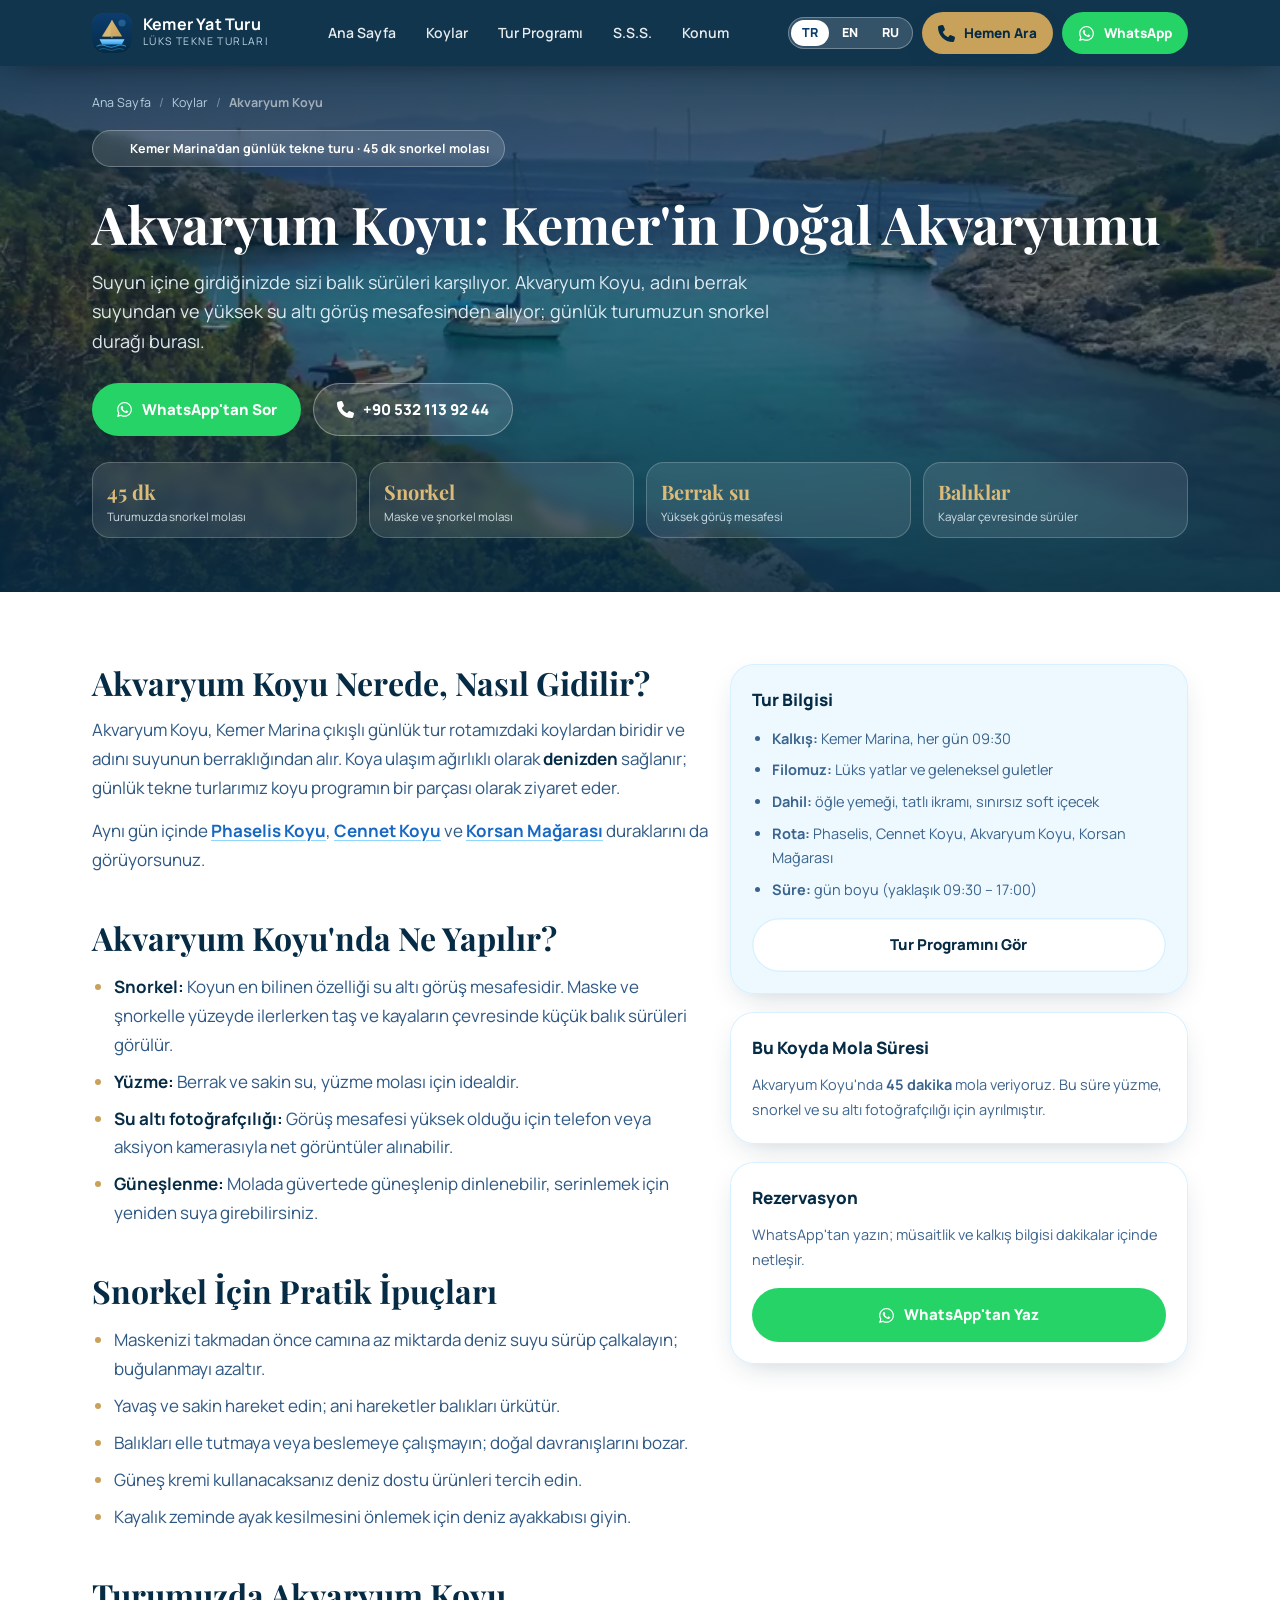
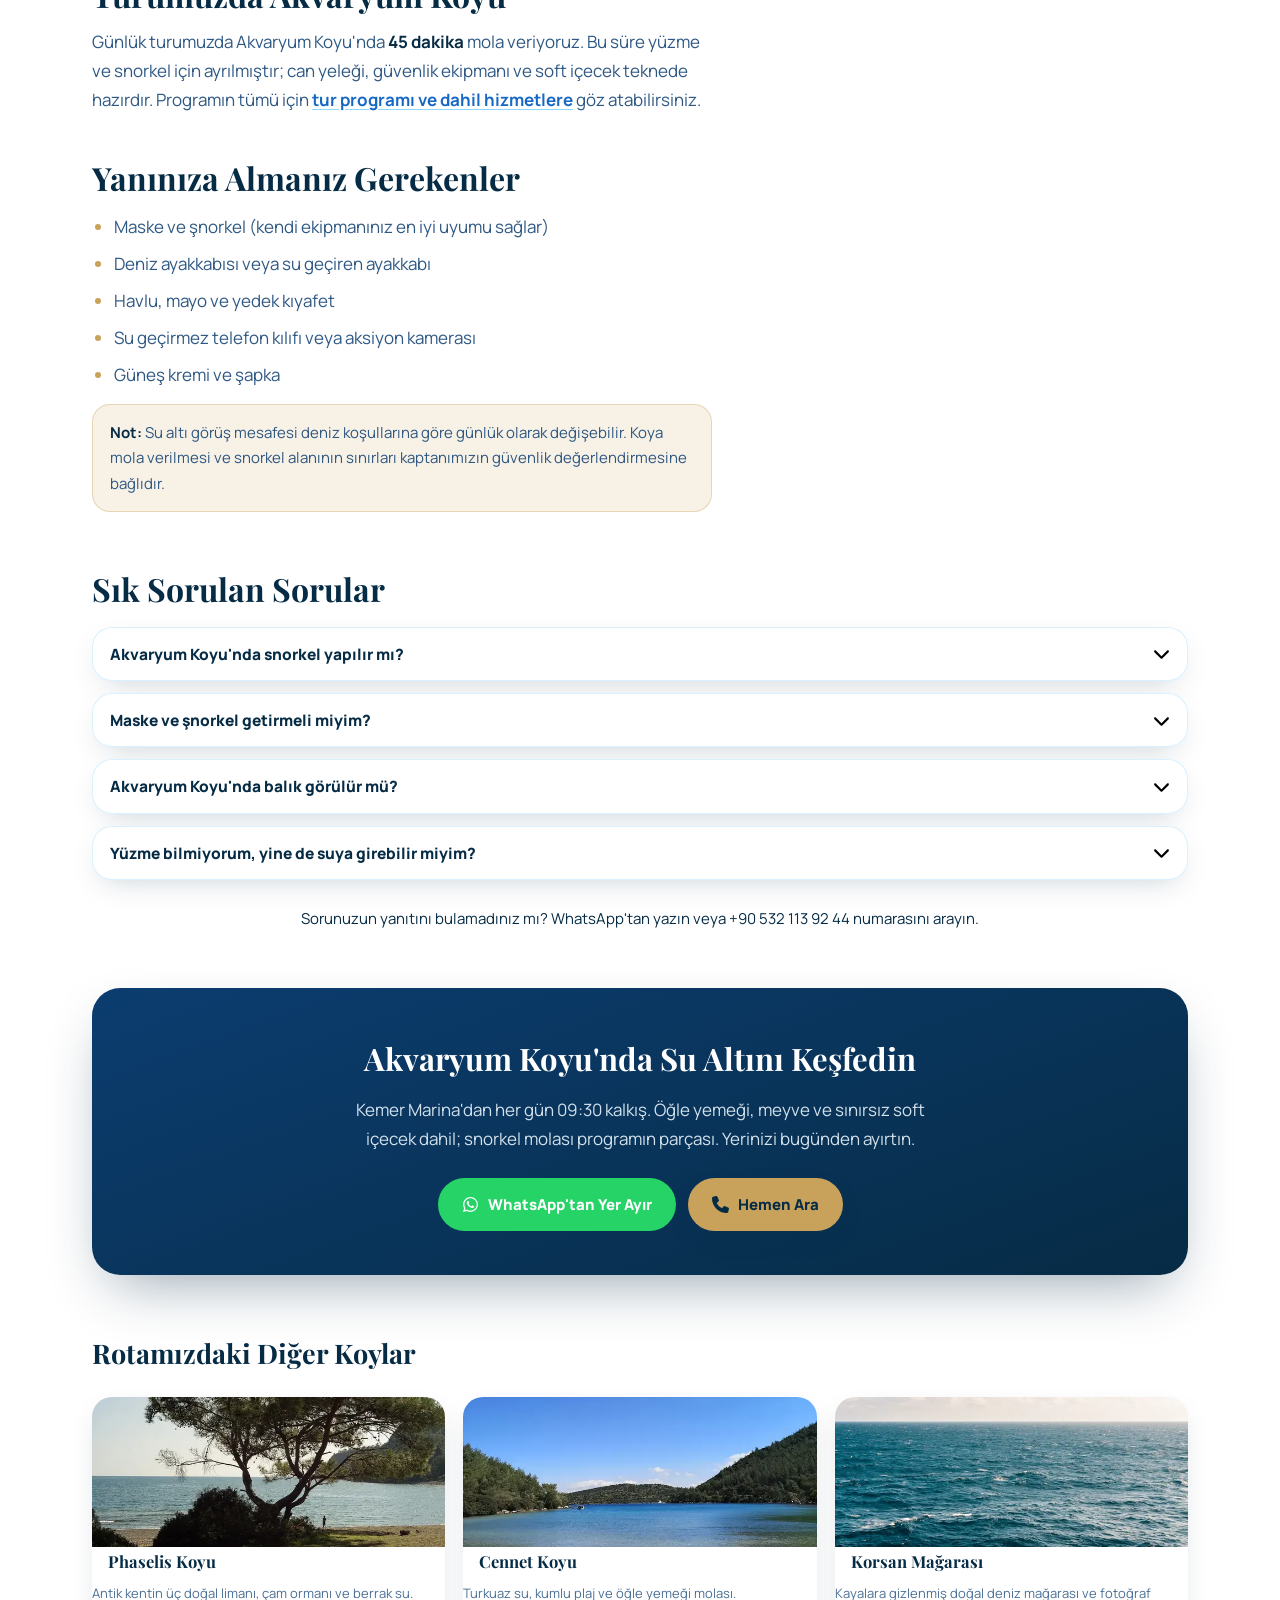
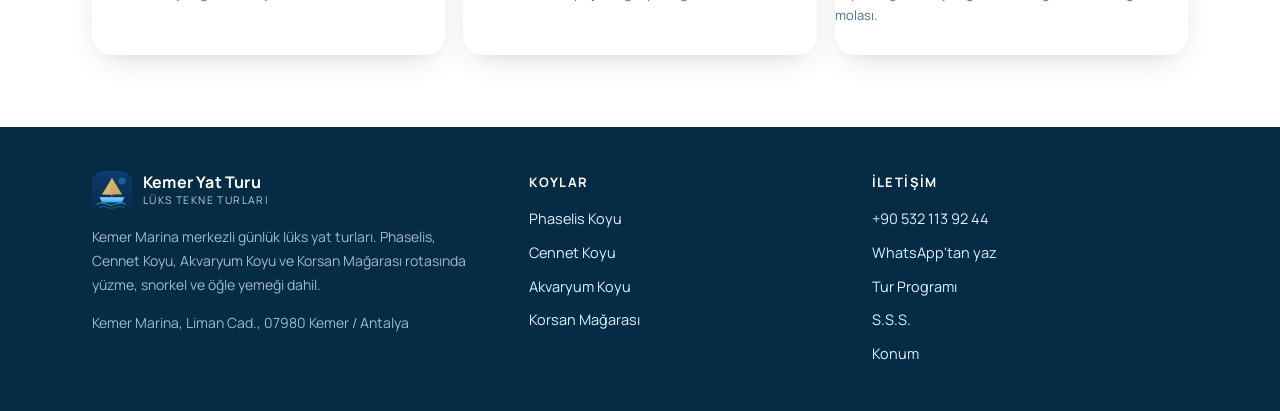
<file: akvaryum-koyu.html>
<!DOCTYPE html>
<html lang="tr" dir="ltr" data-koy="akvaryum">
<head>
<meta charset="UTF-8">
<meta name="viewport" content="width=device-width, initial-scale=1.0">
<meta name="theme-color" content="#062b45">

<!-- ============ TEMEL SEO ============ -->
<title>Akvaryum Koyu | Kemer Snorkel ve Yüzme Molası Rehberi</title>
<meta name="description" content="Akvaryum Koyu: berrak suyu ve balık sürüleriyle Kemer'in öne çıkan snorkel noktası. Günlük yat turumuzda 45 dakika yüzme ve snorkel molası. İpuçları ve bilgiler.">
<meta name="robots" content="index, follow, max-image-preview:large, max-snippet:-1">
<meta name="author" content="Kemer Yat Turu">
<link rel="canonical" href="https://kemeryattur.com.tr/akvaryum-koyu.html">
<link rel="alternate" hreflang="tr" href="https://kemeryattur.com.tr/akvaryum-koyu.html">
<link rel="alternate" hreflang="en" href="https://kemeryattur.com.tr/akvaryum-koyu.html?lang=en">
<link rel="alternate" hreflang="ru" href="https://kemeryattur.com.tr/akvaryum-koyu.html?lang=ru">
<link rel="alternate" hreflang="x-default" href="https://kemeryattur.com.tr/akvaryum-koyu.html">

<!-- ============ OPEN GRAPH / TWITTER ============ -->
<meta property="og:type" content="article">
<meta property="og:site_name" content="Kemer Yat Turu">
<meta property="og:locale" content="tr_TR">
<meta property="og:title" content="Akvaryum Koyu: Kemer'in Doğal Akvaryumu">
<meta property="og:description" content="Berrak su, balık sürüleri ve yüksek görüş mesafesi. Kemer Marina'dan günlük yat turumuzda Akvaryum Koyu'nda 45 dakika snorkel molası.">
<meta property="og:url" content="https://kemeryattur.com.tr/akvaryum-koyu.html">
<meta property="og:image" content="https://kemeryattur.com.tr/images/akvaryum-koyu.webp">
<meta property="og:image:type" content="image/webp">
<meta property="og:image:width" content="1000">
<meta property="og:image:height" content="464">
<meta property="og:image:alt" content="Akvaryum Koyu'nda berrak suda balık sürüleri – Kemer snorkel turu">
<meta name="twitter:card" content="summary_large_image">
<meta name="twitter:title" content="Akvaryum Koyu: Kemer'in Doğal Akvaryumu">
<meta name="twitter:description" content="Berrak su, balık sürüleri ve yüksek görüş mesafesi. Kemer Marina'dan günlük yat turumuzda Akvaryum Koyu'nda 45 dakika snorkel molası.">
<meta name="twitter:image" content="https://kemeryattur.com.tr/images/akvaryum-koyu.webp">
<meta name="twitter:image:alt" content="Akvaryum Koyu'nda berrak suda balık sürüleri – Kemer snorkel turu">

<link rel="icon" href="data:image/svg+xml,%3Csvg xmlns='http://www.w3.org/2000/svg' viewBox='0 0 32 32'%3E%3Crect width='32' height='32' rx='7' fill='%23062b45'/%3E%3Cpath d='M6 21h20l-2 4H8z' fill='%2338bdf8'/%3E%3Cpath d='M16 6l8 13H8z' fill='%23c8a25a'/%3E%3C/svg%3E">

<!-- ============ PERFORMANS ============ -->
<link rel="preload" as="font" type="font/woff2" href="assets/fonts/playfair-display-700-latin.woff2" crossorigin>
<link rel="preload" as="font" type="font/woff2" href="assets/fonts/playfair-display-700-latin-ext.woff2" crossorigin>
<link rel="preload" as="image" href="images/akvaryum-koyu-768.webp" type="image/webp" media="(max-width: 767px)" fetchpriority="high">
<link rel="preload" as="image" href="images/akvaryum-koyu.webp" type="image/webp" media="(min-width: 768px)" fetchpriority="high">
<!-- Fontlar: self-host (assets/fonts/*.woff2) - Google Fonts CDN bagimliligi yok.
     @font-face tanimlari sayfaya gomuldu; kritik yolda ek istek olusmaz. -->
<style>
/* ==========================================================================
   Yerel font tanimlari (self-host) - Google Fonts CDN yerine
   Manrope 400/500/600/700/800, Playfair Display 600/700 (latin + latin-ext)
   Onbellek: vercel.json -> /assets/fonts/*.woff2 (immutable, 1 yil)
   ========================================================================== */
@font-face{font-family:'Manrope';font-style:normal;font-weight:400;font-display:swap;src:url('assets/fonts/manrope-400-latin-ext.woff2') format('woff2');unicode-range:U+0100-02BA, U+02BD-02C5, U+02C7-02CC, U+02CE-02D7, U+02DD-02FF, U+0304, U+0308, U+0329, U+1D00-1DBF, U+1E00-1E9F, U+1EF2-1EFF, U+2020, U+20A0-20AB, U+20AD-20C0, U+2113, U+2C60-2C7F, U+A720-A7FF}
@font-face{font-family:'Manrope';font-style:normal;font-weight:400;font-display:swap;src:url('assets/fonts/manrope-400-latin.woff2') format('woff2');unicode-range:U+0000-00FF, U+0131, U+0152-0153, U+02BB-02BC, U+02C6, U+02DA, U+02DC, U+0304, U+0308, U+0329, U+2000-206F, U+20AC, U+2122, U+2191, U+2193, U+2212, U+2215, U+FEFF, U+FFFD}
@font-face{font-family:'Manrope';font-style:normal;font-weight:500;font-display:swap;src:url('assets/fonts/manrope-500-latin-ext.woff2') format('woff2');unicode-range:U+0100-02BA, U+02BD-02C5, U+02C7-02CC, U+02CE-02D7, U+02DD-02FF, U+0304, U+0308, U+0329, U+1D00-1DBF, U+1E00-1E9F, U+1EF2-1EFF, U+2020, U+20A0-20AB, U+20AD-20C0, U+2113, U+2C60-2C7F, U+A720-A7FF}
@font-face{font-family:'Manrope';font-style:normal;font-weight:500;font-display:swap;src:url('assets/fonts/manrope-500-latin.woff2') format('woff2');unicode-range:U+0000-00FF, U+0131, U+0152-0153, U+02BB-02BC, U+02C6, U+02DA, U+02DC, U+0304, U+0308, U+0329, U+2000-206F, U+20AC, U+2122, U+2191, U+2193, U+2212, U+2215, U+FEFF, U+FFFD}
@font-face{font-family:'Manrope';font-style:normal;font-weight:600;font-display:swap;src:url('assets/fonts/manrope-600-latin-ext.woff2') format('woff2');unicode-range:U+0100-02BA, U+02BD-02C5, U+02C7-02CC, U+02CE-02D7, U+02DD-02FF, U+0304, U+0308, U+0329, U+1D00-1DBF, U+1E00-1E9F, U+1EF2-1EFF, U+2020, U+20A0-20AB, U+20AD-20C0, U+2113, U+2C60-2C7F, U+A720-A7FF}
@font-face{font-family:'Manrope';font-style:normal;font-weight:600;font-display:swap;src:url('assets/fonts/manrope-600-latin.woff2') format('woff2');unicode-range:U+0000-00FF, U+0131, U+0152-0153, U+02BB-02BC, U+02C6, U+02DA, U+02DC, U+0304, U+0308, U+0329, U+2000-206F, U+20AC, U+2122, U+2191, U+2193, U+2212, U+2215, U+FEFF, U+FFFD}
@font-face{font-family:'Manrope';font-style:normal;font-weight:700;font-display:swap;src:url('assets/fonts/manrope-700-latin-ext.woff2') format('woff2');unicode-range:U+0100-02BA, U+02BD-02C5, U+02C7-02CC, U+02CE-02D7, U+02DD-02FF, U+0304, U+0308, U+0329, U+1D00-1DBF, U+1E00-1E9F, U+1EF2-1EFF, U+2020, U+20A0-20AB, U+20AD-20C0, U+2113, U+2C60-2C7F, U+A720-A7FF}
@font-face{font-family:'Manrope';font-style:normal;font-weight:700;font-display:swap;src:url('assets/fonts/manrope-700-latin.woff2') format('woff2');unicode-range:U+0000-00FF, U+0131, U+0152-0153, U+02BB-02BC, U+02C6, U+02DA, U+02DC, U+0304, U+0308, U+0329, U+2000-206F, U+20AC, U+2122, U+2191, U+2193, U+2212, U+2215, U+FEFF, U+FFFD}
@font-face{font-family:'Manrope';font-style:normal;font-weight:800;font-display:swap;src:url('assets/fonts/manrope-800-latin-ext.woff2') format('woff2');unicode-range:U+0100-02BA, U+02BD-02C5, U+02C7-02CC, U+02CE-02D7, U+02DD-02FF, U+0304, U+0308, U+0329, U+1D00-1DBF, U+1E00-1E9F, U+1EF2-1EFF, U+2020, U+20A0-20AB, U+20AD-20C0, U+2113, U+2C60-2C7F, U+A720-A7FF}
@font-face{font-family:'Manrope';font-style:normal;font-weight:800;font-display:swap;src:url('assets/fonts/manrope-800-latin.woff2') format('woff2');unicode-range:U+0000-00FF, U+0131, U+0152-0153, U+02BB-02BC, U+02C6, U+02DA, U+02DC, U+0304, U+0308, U+0329, U+2000-206F, U+20AC, U+2122, U+2191, U+2193, U+2212, U+2215, U+FEFF, U+FFFD}
@font-face{font-family:'Playfair Display';font-style:normal;font-weight:600;font-display:swap;src:url('assets/fonts/playfair-display-600-latin-ext.woff2') format('woff2');unicode-range:U+0100-02BA, U+02BD-02C5, U+02C7-02CC, U+02CE-02D7, U+02DD-02FF, U+0304, U+0308, U+0329, U+1D00-1DBF, U+1E00-1E9F, U+1EF2-1EFF, U+2020, U+20A0-20AB, U+20AD-20C0, U+2113, U+2C60-2C7F, U+A720-A7FF}
@font-face{font-family:'Playfair Display';font-style:normal;font-weight:600;font-display:swap;src:url('assets/fonts/playfair-display-600-latin.woff2') format('woff2');unicode-range:U+0000-00FF, U+0131, U+0152-0153, U+02BB-02BC, U+02C6, U+02DA, U+02DC, U+0304, U+0308, U+0329, U+2000-206F, U+20AC, U+2122, U+2191, U+2193, U+2212, U+2215, U+FEFF, U+FFFD}
@font-face{font-family:'Playfair Display';font-style:normal;font-weight:700;font-display:swap;src:url('assets/fonts/playfair-display-700-latin-ext.woff2') format('woff2');unicode-range:U+0100-02BA, U+02BD-02C5, U+02C7-02CC, U+02CE-02D7, U+02DD-02FF, U+0304, U+0308, U+0329, U+1D00-1DBF, U+1E00-1E9F, U+1EF2-1EFF, U+2020, U+20A0-20AB, U+20AD-20C0, U+2113, U+2C60-2C7F, U+A720-A7FF}
@font-face{font-family:'Playfair Display';font-style:normal;font-weight:700;font-display:swap;src:url('assets/fonts/playfair-display-700-latin.woff2') format('woff2');unicode-range:U+0000-00FF, U+0131, U+0152-0153, U+02BB-02BC, U+02C6, U+02DA, U+02DC, U+0304, U+0308, U+0329, U+2000-206F, U+20AC, U+2122, U+2191, U+2193, U+2212, U+2215, U+FEFF, U+FFFD}
</style>
<style>
/* ==========================================================================
   Kemer Yat Turu - Koy detay sayfalari icin ortak stil dosyasi
   Tailwind'e bagimli DEGIL (index.html'deki derlenmis CSS'te olmayan
   siniflar orada calismiyor). Renkler, fontlar ve golgeler ana sayfayla
   birebir ayni degerlerde tanimlandi.
   ========================================================================== */
:root{
  --o950:#062b45; --o900:#0c3d70; --o800:#18569e; --o700:#1668c4;
  --o600:#1d81e3; --o400:#59c0ff; --o300:#8ed8ff; --o200:#bce7ff;
  --o100:#d9f1ff; --o50:#eef9ff; --gold:#c8a25a; --gold2:#dcbb79;
  --wa:#25d366;
  --card:0 10px 30px -12px rgba(6,43,69,.25);
  --lux:0 24px 60px -20px rgba(6,43,69,.45);
  --sans:Manrope,system-ui,-apple-system,"Segoe UI",Roboto,sans-serif;
  --display:"Playfair Display",Georgia,serif;
  --wrap:1160px;
}
*,*::before,*::after{box-sizing:border-box}
html{scroll-behavior:smooth;scroll-padding-top:88px}
body{margin:0;background:#fff;color:var(--o950);font-family:var(--sans);
  font-size:17px;line-height:1.7;overflow-x:hidden;-webkit-font-smoothing:antialiased}
img{display:block;max-width:100%;height:auto}
a{color:inherit;text-decoration:none}
svg{flex:none}
:focus-visible{outline:3px solid var(--gold);outline-offset:3px}
::selection{background:var(--gold);color:var(--o950)}
.sr-only{position:absolute;width:1px;height:1px;padding:0;margin:-1px;overflow:hidden;
  clip:rect(0,0,0,0);white-space:nowrap;border:0}

/* ---------- Yerlesim ---------- */
.wrap{width:100%;max-width:var(--wrap);margin:0 auto;padding:0 20px}
@media(min-width:768px){.wrap{padding:0 32px}}
.grid{display:grid;gap:18px}
@media(min-width:640px){.grid.cols-2{grid-template-columns:1fr 1fr}}
@media(min-width:900px){
  .grid.cols-3{grid-template-columns:repeat(3,1fr)}
  .grid.cols-2-lg{grid-template-columns:1.15fr .85fr}
}
.center{text-align:center}

/* ---------- Ust menu ---------- */
.head{position:sticky;top:0;z-index:60;background:rgba(6,43,69,.95);
  backdrop-filter:saturate(160%) blur(14px);box-shadow:0 10px 30px -18px rgba(0,0,0,.6)}
.head .wrap{display:flex;align-items:center;justify-content:space-between;gap:14px;
  min-height:66px;padding-top:8px;padding-bottom:8px}
.brand{display:flex;align-items:center;gap:11px;color:#fff}
.brand img{width:40px;height:40px;border-radius:12px;background:rgba(255,255,255,.12)}
.brand b{display:block;font-size:16px;line-height:1.15;letter-spacing:.2px}
.brand small{display:block;font-size:10.5px;letter-spacing:1.4px;text-transform:uppercase;
  color:var(--o100);opacity:.85}
.head-nav{display:none;gap:4px}
@media(min-width:1024px){.head-nav{display:flex}}
.head-nav a{padding:9px 13px;border-radius:12px;color:rgba(255,255,255,.9);
  font-size:14px;font-weight:600}
.head-nav a:hover{background:rgba(255,255,255,.1)}
.head-actions{display:flex;align-items:center;gap:9px}
.hide-sm{display:none}
@media(min-width:768px){.hide-sm{display:inline-flex}}

/* ---------- Butonlar ---------- */
.btn{display:inline-flex;align-items:center;justify-content:center;gap:9px;
  border:0;border-radius:999px;padding:14px 24px;font:inherit;font-size:15px;
  font-weight:800;cursor:pointer;transition:transform .25s ease,background-color .25s ease,
  color .25s ease,box-shadow .25s ease}
.btn svg{width:17px;height:17px}
.btn-gold{background:var(--gold);color:var(--o950);box-shadow:var(--card)}
.btn-gold:hover{background:var(--gold2)}
.btn-wa{background:var(--wa);color:#fff}
.btn-wa:hover{filter:brightness(1.08)}
.btn-ghost{background:rgba(255,255,255,.12);color:#fff;box-shadow:inset 0 0 0 1px rgba(255,255,255,.35)}
.btn-ghost:hover{background:#fff;color:var(--o950)}
.btn-line{background:#fff;color:var(--o950);box-shadow:inset 0 0 0 1.5px var(--o100)}
.btn-line:hover{background:var(--o50)}
.btn-sm{padding:10px 16px;font-size:13.5px}

/* ---------- Hero ---------- */
.hero{position:relative;isolation:isolate;color:#fff;overflow:hidden;
  background:var(--o950);padding:26px 0 54px}
.hero-media{position:absolute;inset:0;z-index:-2}
.hero-media img{width:100%;height:100%;object-fit:cover}
.hero-media::after{content:"";position:absolute;inset:0;
  background:linear-gradient(180deg,rgba(6,43,69,.86) 0%,rgba(6,43,69,.55) 45%,rgba(6,43,69,.88) 100%)}
.hero h1{font-family:var(--display);font-size:clamp(29px,6.6vw,52px);line-height:1.08;
  margin:16px 0 0;font-weight:700;text-shadow:0 3px 22px rgba(3,26,42,.45)}
.hero p.lead{margin:16px 0 0;font-size:clamp(15.5px,2.3vw,18px);line-height:1.65;
  color:rgba(238,249,255,.92);max-width:62ch}
.hero .btn-row{display:flex;flex-wrap:wrap;gap:12px;margin-top:26px}
.eyebrow{display:inline-flex;align-items:center;gap:8px;border-radius:999px;
  background:rgba(255,255,255,.14);box-shadow:inset 0 0 0 1px rgba(255,255,255,.28);
  padding:8px 15px;font-size:12.5px;font-weight:700;backdrop-filter:blur(6px)}
.eyebrow svg{width:15px;height:15px;color:var(--gold2)}

/* ---------- Kirinti izi ---------- */
.crumbs{display:flex;flex-wrap:wrap;align-items:center;gap:8px;font-size:12.5px;
  color:rgba(217,241,255,.8);margin:0 0 4px}
.crumbs a:hover{color:#fff;text-decoration:underline}
.crumbs span{opacity:.55}
.crumbs [aria-current]{color:#fff;font-weight:700}

/* ---------- Rakam kutusu ---------- */
.facts{display:grid;gap:12px;margin:26px 0 0;padding:0;list-style:none;
  grid-template-columns:repeat(2,1fr)}
@media(min-width:768px){.facts{grid-template-columns:repeat(4,1fr)}}
.facts li{background:rgba(255,255,255,.1);box-shadow:inset 0 0 0 1px rgba(255,255,255,.2);
  border-radius:18px;padding:13px 15px;backdrop-filter:blur(6px)}
.facts b{display:block;font-family:var(--display);font-size:20px;color:var(--gold2)}
.facts small{display:block;font-size:11.5px;line-height:1.35;color:rgba(238,249,255,.85)}

/* ---------- Icerik ---------- */
.main{padding:52px 0 8px}
@media(min-width:768px){.main{padding:72px 0 8px}}
.article{max-width:74ch}
.article h2{font-family:var(--display);font-size:clamp(23px,3.6vw,32px);line-height:1.2;
  margin:44px 0 0;font-weight:700}
.article h2:first-child{margin-top:0}
.article h3{font-size:18.5px;margin:26px 0 0;font-weight:800}
.article p{margin:14px 0 0;color:rgba(12,61,112,.86)}
.article ul,.article ol{margin:16px 0 0;padding-left:22px;color:rgba(12,61,112,.86)}
.article li{margin:8px 0 0}
.article li::marker{color:var(--gold)}
.article strong{color:var(--o950)}
.article a:not(.btn){color:var(--o700);font-weight:700;
  text-decoration:underline;text-decoration-color:var(--o300);text-underline-offset:3px}
.article a:not(.btn):hover{color:var(--o950)}
.side{display:grid;gap:18px;align-content:start}
@media(min-width:900px){.side{position:sticky;top:96px}}

/* ---------- Kartlar / kutular ---------- */
.card{background:#fff;border-radius:24px;padding:22px;
  box-shadow:var(--card),inset 0 0 0 1px var(--o100)}
.card h2,.card h3{margin:0;font-size:17px;font-family:var(--sans);font-weight:800}
.card p{margin:10px 0 0;font-size:14.5px;color:rgba(12,61,112,.8)}
.card ul{margin:12px 0 0;padding-left:20px;font-size:14.5px;color:rgba(12,61,112,.8)}
.card ul li{margin:7px 0 0}
.card .btn{width:100%;margin-top:16px}
.tint{background:var(--o50)}
.note{border-radius:18px;background:rgba(200,162,90,.15);
  box-shadow:inset 0 0 0 1px rgba(200,162,90,.35);padding:16px 18px;margin:24px 0 0;
  font-size:15px;color:var(--o900)}
.note b{color:var(--o950)}

/* ---------- S.S.S. ---------- */
.faq{border-radius:20px;background:#fff;margin:12px 0 0;overflow:hidden;
  box-shadow:var(--card),inset 0 0 0 1px var(--o100)}
.faq summary{display:flex;align-items:center;justify-content:space-between;gap:14px;
  cursor:pointer;list-style:none;padding:14px 18px;font-weight:800;font-size:15.5px}
.faq summary::-webkit-details-marker{display:none}
.faq summary:hover{background:var(--o50)}
.faq .ico{transition:transform .3s ease;color:var(--o700);width:17px;height:17px}
.faq[open] .ico{transform:rotate(180deg)}
.faq .ans{padding:0 18px 16px;font-size:15px;color:rgba(12,61,112,.85)}
.faq .ans p{margin:0}
.faq-more{margin:26px 0 0;text-align:center;font-size:15px}

/* ---------- CTA ---------- */
.cta{margin:56px 0 0;border-radius:28px;padding:32px 24px;color:#fff;text-align:center;
  background:linear-gradient(160deg,var(--o900) 0%,var(--o950) 100%);box-shadow:var(--lux)}
@media(min-width:768px){.cta{padding:44px 40px}}
.cta h2{font-family:var(--display);font-size:clamp(22px,3.4vw,31px);margin:0;font-weight:700}
.cta p{margin:12px auto 0;max-width:60ch;color:rgba(238,249,255,.88)}
.cta .btn-row{display:flex;flex-wrap:wrap;gap:12px;justify-content:center;margin-top:24px}

/* ---------- Diger koylar ---------- */
.more{margin:56px 0 0}
.more h2{font-family:var(--display);font-size:clamp(21px,3vw,27px);margin:0}
.more .grid{margin-top:20px}
.more a{display:block;border-radius:20px;overflow:hidden;background:#fff;
  box-shadow:var(--card);transition:transform .35s ease,box-shadow .35s ease}
.more a:hover,.more a:focus-visible{transform:translateY(-6px);box-shadow:var(--lux)}
.more img{height:150px;width:100%;object-fit:cover}
.more .t{padding:14px 16px}
.more b{font-family:var(--display);font-size:16.5px}
.more small{display:block;margin-top:5px;font-size:13px;color:rgba(12,61,112,.75)}

/* ---------- Alt bilgi ---------- */
.foot{margin-top:64px;background:var(--o950);color:var(--o100);padding:44px 0 96px;
  font-size:14.5px}
@media(min-width:768px){.foot{padding-bottom:44px}}
.foot .grid{gap:26px}
@media(min-width:768px){.foot .grid{grid-template-columns:1.3fr 1fr 1fr}}
.foot h2{font-size:13px;letter-spacing:1.4px;text-transform:uppercase;color:#fff;margin:0}
.foot ul{list-style:none;margin:14px 0 0;padding:0}
.foot li{margin:9px 0 0}
.foot a:hover{color:var(--gold2)}
.foot .about{color:rgba(217,241,255,.72);margin:14px 0 0;max-width:42ch;font-size:14px}
.foot .brand{margin-bottom:2px}

/* ---------- Sabit mobil aksiyon cubugu ---------- */
.sticky{position:fixed;left:0;right:0;bottom:0;z-index:70;display:grid;
  grid-template-columns:1fr 1fr;gap:8px;padding:10px 12px;
  background:rgba(6,43,69,.95);backdrop-filter:blur(10px);
  box-shadow:0 -10px 30px -18px rgba(0,0,0,.6)}
@media(min-width:768px){.sticky{display:none}}
.sticky .btn{padding:13px 12px;font-size:14px}

/* ---------- Ikonlar (satir ici SVG sprite) ---------- */
.i{height:1em;width:auto;display:inline-block;vertical-align:-.125em;fill:currentColor}

/* ---------- Bolum basligi (govde disi) ---------- */
.sec-h{font-family:var(--display);font-size:clamp(23px,3.6vw,32px);line-height:1.2;
  font-weight:700;margin:0 0 18px}

/* ---------- Dil secici (TR / EN / RU) ---------- */
.lang-switch{display:flex;align-items:center;gap:2px;padding:3px;border-radius:999px;
  background:rgba(255,255,255,.15);box-shadow:inset 0 0 0 1px rgba(255,255,255,.3)}
.lang-btn{border:0;background:transparent;color:#fff;font:inherit;font-size:12px;font-weight:800;
  line-height:1;padding:7px 9px;border-radius:999px;cursor:pointer;
  transition:background-color .25s ease,color .25s ease}
.lang-btn:hover{background:rgba(255,255,255,.16)}
.lang-btn.is-active{background:#fff;color:var(--o900)}
@media(min-width:768px){.lang-btn{font-size:12.5px;padding:7px 11px}}
@media(max-width:430px){
  .lang-btn{padding:6px 7px;font-size:11px}
  .brand small{display:none}
  .brand b{font-size:14.5px}
}

/* ---------- Hareket azaltma ---------- */
@media(prefers-reduced-motion:reduce){
  *{animation:none!important;transition:none!important}
  html{scroll-behavior:auto}
}
</style>
<script src="assets/koy-sayfa.js" defer></script>

<!-- Ikonlar: Font Awesome Free 6.5.2 (ikonlar CC BY 4.0, kod MIT) - fontawesome.com/license/free -->

<!-- ============ YAPISAL VERI (JSON-LD) ============ -->
<script type="application/ld+json">
{
  "@context": "https://schema.org",
  "@graph": [
    {
      "@type": "TouristAttraction",
      "name": "Akvaryum Koyu",
      "description": "Kemer koyları arasında berrak suyu ve balık çeşitliliğiyle snorkel için öne çıkan koy.",
      "image": "https://kemeryattur.com.tr/images/akvaryum-koyu.webp",
      "url": "https://kemeryattur.com.tr/akvaryum-koyu.html",
      "address": {
        "@type": "PostalAddress",
        "addressLocality": "Kemer",
        "addressRegion": "Antalya",
        "addressCountry": "TR"
      },
      "touristType": [
        "Aileler",
        "Snorkel ve yüzme",
        "Doğa ve deniz tatili"
      ],
      "publicAccess": true,
      "isPartOf": {
        "@type": "TouristDestination",
        "name": "Kemer, Antalya"
      },
      "provider": {
        "@type": "TourismInformationCenter",
        "name": "Kemer Yat Turu",
        "telephone": "+905321139244",
        "url": "https://kemeryattur.com.tr/"
      }
    },
    {
      "@type": "BreadcrumbList",
      "itemListElement": [
        {
          "@type": "ListItem",
          "position": 1,
          "name": "Ana Sayfa",
          "item": "https://kemeryattur.com.tr/"
        },
        {
          "@type": "ListItem",
          "position": 2,
          "name": "Gittiğimiz Koylar",
          "item": "https://kemeryattur.com.tr/#rotalar"
        },
        {
          "@type": "ListItem",
          "position": 3,
          "name": "Akvaryum Koyu",
          "item": "https://kemeryattur.com.tr/akvaryum-koyu.html"
        }
      ]
    },
    {
      "@type": "FAQPage",
      "mainEntity": [
        {
          "@type": "Question",
          "name": "Akvaryum Koyu'nda snorkel yapılır mı?",
          "acceptedAnswer": {
            "@type": "Answer",
            "text": "Evet. Akvaryum Koyu günlük turumuzun snorkel durağıdır ve burada 45 dakika mola veriyoruz. Berrak su ve kayaların çevresindeki balık sürüleri, yüzeyden snorkel yapmak için uygundur."
          }
        },
        {
          "@type": "Question",
          "name": "Maske ve şnorkel getirmeli miyim?",
          "acceptedAnswer": {
            "@type": "Answer",
            "text": "Kendi maske ve şnorkelinizi getirmenizi öneririz; kişisel ekipman en iyi uyumu sağlar. Ekipman temini ve mevcut durumu rezervasyon sırasında bize sorabilirsiniz."
          }
        },
        {
          "@type": "Question",
          "name": "Akvaryum Koyu'nda balık görülür mü?",
          "acceptedAnswer": {
            "@type": "Answer",
            "text": "Kayaların ve taşların çevresinde küçük balık sürüleri görülür. Su altı görüş mesafesi deniz koşullarına bağlı olarak günlük değişebilir; berrak günlerde görüş mesafesi belirgin şekilde artar."
          }
        },
        {
          "@type": "Question",
          "name": "Yüzme bilmiyorum, yine de suya girebilir miyim?",
          "acceptedAnswer": {
            "@type": "Answer",
            "text": "Can yeleği giyerek kıyıya yakın bölümde suda kalabilirsiniz. Her teknede can yeleği bulunur ve kaptanımız güvenli yüzme alanının sınırlarını gösterir. Yüzme bilmeyen misafirlerimizin can yeleği kullanmasını özellikle rica ederiz."
          }
        }
      ]
    }
  ]
}
</script>
</head>
<body>
<!-- Ikonlar: Font Awesome Free 6.5.2 (CC BY 4.0) - fontawesome.com/license/free -->
<svg width="0" height="0" style="position:absolute;overflow:hidden" aria-hidden="true" focusable="false"><symbol id="i-chevron-down" viewBox="0 0 512 512"><path d="M233.4 406.6c12.5 12.5 32.8 12.5 45.3 0l192-192c12.5-12.5 12.5-32.8 0-45.3s-32.8-12.5-45.3 0L256 338.7 86.6 169.4c-12.5-12.5-32.8-12.5-45.3 0s-12.5 32.8 0 45.3l192 192z"/></symbol><symbol id="i-fish" viewBox="0 0 576 512"><path d="M180.5 141.5C219.7 108.5 272.6 80 336 80s116.3 28.5 155.5 61.5c39.1 33 66.9 72.4 81 99.8c4.7 9.2 4.7 20.1 0 29.3c-14.1 27.4-41.9 66.8-81 99.8C452.3 403.5 399.4 432 336 432s-116.3-28.5-155.5-61.5c-16.2-13.7-30.5-28.5-42.7-43.1L48.1 379.6c-12.5 7.3-28.4 5.3-38.7-4.9S-3 348.7 4.2 336.1L50 256 4.2 175.9c-7.2-12.6-5-28.4 5.3-38.6s26.1-12.2 38.7-4.9l89.7 52.3c12.2-14.6 26.5-29.4 42.7-43.1zM448 256a32 32 0 1 0 -64 0 32 32 0 1 0 64 0z"/></symbol><symbol id="i-phone" viewBox="0 0 512 512"><path d="M164.9 24.6c-7.7-18.6-28-28.5-47.4-23.2l-88 24C12.1 30.2 0 46 0 64C0 311.4 200.6 512 448 512c18 0 33.8-12.1 38.6-29.5l24-88c5.3-19.4-4.6-39.7-23.2-47.4l-96-40c-16.3-6.8-35.2-2.1-46.3 11.6L304.7 368C234.3 334.7 177.3 277.7 144 207.3L193.3 167c13.7-11.2 18.4-30 11.6-46.3l-40-96z"/></symbol><symbol id="i-whatsapp" viewBox="0 0 448 512"><path d="M380.9 97.1C339 55.1 283.2 32 223.9 32c-122.4 0-222 99.6-222 222 0 39.1 10.2 77.3 29.6 111L0 480l117.7-30.9c32.4 17.7 68.9 27 106.1 27h.1c122.3 0 224.1-99.6 224.1-222 0-59.3-25.2-115-67.1-157zm-157 341.6c-33.2 0-65.7-8.9-94-25.7l-6.7-4-69.8 18.3L72 359.2l-4.4-7c-18.5-29.4-28.2-63.3-28.2-98.2 0-101.7 82.8-184.5 184.6-184.5 49.3 0 95.6 19.2 130.4 54.1 34.8 34.9 56.2 81.2 56.1 130.5 0 101.8-84.9 184.6-186.6 184.6zm101.2-138.2c-5.5-2.8-32.8-16.2-37.9-18-5.1-1.9-8.8-2.8-12.5 2.8-3.7 5.6-14.3 18-17.6 21.8-3.2 3.7-6.5 4.2-12 1.4-32.6-16.3-54-29.1-75.5-66-5.7-9.8 5.7-9.1 16.3-30.3 1.8-3.7.9-6.9-.5-9.7-1.4-2.8-12.5-30.1-17.1-41.2-4.5-10.8-9.1-9.3-12.5-9.5-3.2-.2-6.9-.2-10.6-.2-3.7 0-9.7 1.4-14.8 6.9-5.1 5.6-19.4 19-19.4 46.3 0 27.3 19.9 53.7 22.6 57.4 2.8 3.7 39.1 59.7 94.8 83.8 35.2 15.2 49 16.5 66.6 13.9 10.7-1.6 32.8-13.4 37.4-26.4 4.6-13 4.6-24.1 3.2-26.4-1.3-2.5-5-3.9-10.5-6.6z"/></symbol></svg>

<!-- ================= UST MENU ================= -->
<header class="head">
  <div class="wrap">
    <a class="brand" href="index.html">
      <img src="images/logo.svg" width="40" height="40" alt="Kemer Yat Turu logosu">
      <span><b>Kemer Yat Turu</b><small data-i18n="brand_sub">Lüks Tekne Turları</small></span>
    </a>
    <nav class="head-nav" aria-label="Ana menü" data-i18n-aria="aria_menu">
      <a href="index.html" data-i18n="nav_home">Ana Sayfa</a>
      <a href="index.html#rotalar" data-i18n="nav_bays">Koylar</a>
      <a href="index.html#program" data-i18n="nav_program">Tur Programı</a>
      <a href="index.html#sss" data-i18n="nav_faq">S.S.S.</a>
      <a href="index.html#konum" data-i18n="nav_location">Konum</a>
    </nav>
    <div class="head-actions">
      <div class="lang-switch" role="group" aria-label="Dil seçimi / Language / Язык">
        <button type="button" class="lang-btn is-active" data-lang="tr" aria-pressed="true">TR</button>
        <button type="button" class="lang-btn" data-lang="en" aria-pressed="false">EN</button>
        <button type="button" class="lang-btn" data-lang="ru" aria-pressed="false">RU</button>
      </div>
      <a class="hide-sm btn btn-gold btn-sm" href="tel:+905321139244">
        <svg class="i" aria-hidden="true"><use href="#i-phone"></use></svg> <span data-i18n="nav_call">Hemen Ara</span>
      </a>
      <a data-wa="general" class="btn btn-wa btn-sm" href="https://wa.me/905321139244?text=Merhaba%2C%20Kemer%20yat%20turu%20hakk%C4%B1nda%20bilgi%20ve%20m%C3%BCsaitlik%20almak%20istiyorum." target="_blank" rel="noopener">
        <svg class="i" aria-hidden="true"><use href="#i-whatsapp"></use></svg>
        <span data-i18n="nav_wa">WhatsApp</span>
      </a>
    </div>
  </div>
</header>

<main>
<!-- ================= HERO ================= -->
<section class="hero">
  <div class="hero-media" aria-hidden="true">
    <picture>
      <source media="(max-width: 767px)" srcset="images/akvaryum-koyu-768.webp" type="image/webp">
      <img src="images/akvaryum-koyu.webp" width="1000" height="464" alt="" fetchpriority="high" decoding="async">
    </picture>
  </div>
  <div class="wrap">
    <nav class="crumbs" aria-label="Sayfa yolu" data-i18n-aria="aria_crumb">
      <a href="index.html" data-i18n="nav_home">Ana Sayfa</a> <span>/</span>
      <a href="index.html#rotalar" data-i18n="nav_bays">Koylar</a> <span>/</span>
      <span aria-current="page" data-i18n="crumb">Akvaryum Koyu</span>
    </nav>
    <p class="eyebrow">
      <svg class="i" aria-hidden="true"><use href="#i-water"></use></svg>
      <span data-i18n="eyebrow">Kemer Marina'dan günlük tekne turu · 45 dk snorkel molası</span>
    </p>
    <h1 data-i18n="h1">Akvaryum Koyu: Kemer'in Doğal Akvaryumu</h1>
    <p class="lead" data-i18n="lead">Suyun içine girdiğinizde sizi balık sürüleri karşılıyor. Akvaryum Koyu, adını berrak suyundan ve yüksek su altı görüş mesafesinden alıyor; günlük turumuzun snorkel durağı burası.</p>
    <div class="btn-row">
      <a data-wa="akvaryum" class="btn btn-wa" href="https://wa.me/905321139244?text=Merhaba%2C%20Akvaryum%20Koyu%20hakk%C4%B1nda%20bilgi%20ve%20rezervasyon%20almak%20istiyorum.%20Tarih%3A%20" target="_blank" rel="noopener">
        <svg class="i" aria-hidden="true"><use href="#i-whatsapp"></use></svg> <span data-i18n="cta_ask">WhatsApp'tan Sor</span>
      </a>
      <a class="btn btn-ghost" href="tel:+905321139244">
        <svg class="i" aria-hidden="true"><use href="#i-phone"></use></svg> +90 532 113 92 44
      </a>
    </div>
    <ul class="facts"><li><b data-i18n="fact1_v">45 dk</b><small data-i18n="fact1_l">Turumuzda snorkel molası</small></li>
      <li><b data-i18n="fact2_v">Snorkel</b><small data-i18n="fact2_l">Maske ve şnorkel molası</small></li>
      <li><b data-i18n="fact3_v">Berrak su</b><small data-i18n="fact3_l">Yüksek görüş mesafesi</small></li>
      <li><b data-i18n="fact4_v">Balıklar</b><small data-i18n="fact4_l">Kayalar çevresinde sürüler</small></li></ul>
  </div>
</section>

<!-- ================= ICERIK ================= -->
<section class="main">
  <div class="wrap">
    <div class="grid cols-2-lg">
      <article class="article">
<h2 data-i18n="sec1_h2">Akvaryum Koyu Nerede, Nasıl Gidilir?</h2>
<p data-i18n-html="sec1_p1">Akvaryum Koyu, Kemer Marina çıkışlı günlük tur rotamızdaki koylardan biridir ve adını suyunun berraklığından alır. Koya ulaşım ağırlıklı olarak <strong>denizden</strong> sağlanır; günlük tekne turlarımız koyu programın bir parçası olarak ziyaret eder.</p>
   <p data-i18n-html="sec1_p2">Aynı gün içinde <a href="phaselis-koyu.html">Phaselis Koyu</a>, <a href="cennet-koyu.html">Cennet Koyu</a> ve <a href="korsan-magarasi.html">Korsan Mağarası</a> duraklarını da görüyorsunuz.</p>
        <h2 data-i18n="sec2_h2">Akvaryum Koyu'nda Ne Yapılır?</h2>
<ul>
   <li data-i18n-html="sec2_li1"><strong>Snorkel:</strong> Koyun en bilinen özelliği su altı görüş mesafesidir. Maske ve şnorkelle yüzeyde ilerlerken taş ve kayaların çevresinde küçük balık sürüleri görülür.</li>
   <li data-i18n-html="sec2_li2"><strong>Yüzme:</strong> Berrak ve sakin su, yüzme molası için idealdir.</li>
   <li data-i18n-html="sec2_li3"><strong>Su altı fotoğrafçılığı:</strong> Görüş mesafesi yüksek olduğu için telefon veya aksiyon kamerasıyla net görüntüler alınabilir.</li>
   <li data-i18n-html="sec2_li4"><strong>Güneşlenme:</strong> Molada güvertede güneşlenip dinlenebilir, serinlemek için yeniden suya girebilirsiniz.</li>
   </ul>
        <h2 data-i18n="sec3_h2">Snorkel İçin Pratik İpuçları</h2>
<ul>
   <li data-i18n-html="sec3_li1">Maskenizi takmadan önce camına az miktarda deniz suyu sürüp çalkalayın; buğulanmayı azaltır.</li>
   <li data-i18n-html="sec3_li2">Yavaş ve sakin hareket edin; ani hareketler balıkları ürkütür.</li>
   <li data-i18n-html="sec3_li3">Balıkları elle tutmaya veya beslemeye çalışmayın; doğal davranışlarını bozar.</li>
   <li data-i18n-html="sec3_li4">Güneş kremi kullanacaksanız deniz dostu ürünleri tercih edin.</li>
   <li data-i18n-html="sec3_li5">Kayalık zeminde ayak kesilmesini önlemek için deniz ayakkabısı giyin.</li>
   </ul>
        <h2 data-i18n="sec4_h2">Turumuzda Akvaryum Koyu</h2>
<p data-i18n-html="sec4_p1">Günlük turumuzda Akvaryum Koyu'nda <strong>45 dakika</strong> mola veriyoruz. Bu süre yüzme ve snorkel için ayrılmıştır; can yeleği, güvenlik ekipmanı ve soft içecek teknede hazırdır. Programın tümü için <a href="index.html#program">tur programı ve dahil hizmetlere</a> göz atabilirsiniz.</p>
        <h2 data-i18n="sec5_h2">Yanınıza Almanız Gerekenler</h2>
<ul>
   <li data-i18n-html="sec5_li1">Maske ve şnorkel (kendi ekipmanınız en iyi uyumu sağlar)</li>
   <li data-i18n-html="sec5_li2">Deniz ayakkabısı veya su geçiren ayakkabı</li>
   <li data-i18n-html="sec5_li3">Havlu, mayo ve yedek kıyafet</li>
   <li data-i18n-html="sec5_li4">Su geçirmez telefon kılıfı veya aksiyon kamerası</li>
   <li data-i18n-html="sec5_li5">Güneş kremi ve şapka</li>
   </ul>
        <p class="note" data-i18n-html="note"><b>Not:</b> Su altı görüş mesafesi deniz koşullarına göre günlük olarak değişebilir. Koya mola verilmesi ve snorkel alanının sınırları kaptanımızın güvenlik değerlendirmesine bağlıdır.</p>
      </article>

      <aside class="side">
        <div class="card tint">
          <h2 data-i18n="side_tour">Tur Bilgisi</h2>
          <ul>
            <li><strong data-i18n="side_depart">Kalkış:</strong> <span data-i18n="side_depart_v">Kemer Marina, her gün 09:30</span></li>
            <li><strong data-i18n="side_fleet">Filomuz:</strong> <span data-i18n="side_fleet_v">Lüks yatlar ve geleneksel guletler</span></li>
            <li><strong data-i18n="side_incl">Dahil:</strong> <span data-i18n="side_incl_v">öğle yemeği, tatlı ikramı, sınırsız soft içecek</span></li>
            <li><strong data-i18n="side_route">Rota:</strong> <span data-i18n="side_route_v">Phaselis, Cennet Koyu, Akvaryum Koyu, Korsan Mağarası</span></li>
            <li><strong data-i18n="side_dur">Süre:</strong> <span data-i18n="side_dur_v">gün boyu (yaklaşık 09:30 – 17:00)</span></li>
          </ul>
          <a class="btn btn-line" href="index.html#program"><span data-i18n="cta_program">Tur Programını Gör</span></a>
        </div>
        <div class="card">
          <h2 data-i18n="side_stop">Bu Koyda Mola Süresi</h2>
          <p data-i18n-html="stop">Akvaryum Koyu'nda <strong>45 dakika</strong> mola veriyoruz. Bu süre yüzme, snorkel ve su altı fotoğrafçılığı için ayrılmıştır.</p>
        </div>
        <div class="card">
          <h2 data-i18n="side_book">Rezervasyon</h2>
          <p data-i18n="side_book_text">WhatsApp'tan yazın; müsaitlik ve kalkış bilgisi dakikalar içinde netleşir.</p>
          <a data-wa="akvaryum" class="btn btn-wa" href="https://wa.me/905321139244?text=Merhaba%2C%20Akvaryum%20Koyu%20hakk%C4%B1nda%20bilgi%20ve%20rezervasyon%20almak%20istiyorum.%20Tarih%3A%20" target="_blank" rel="noopener">
            <svg class="i" aria-hidden="true"><use href="#i-whatsapp"></use></svg> <span data-i18n="cta_write">WhatsApp'tan Yaz</span>
          </a>
        </div>
      </aside>
    </div>

    <section style="margin-top:58px" aria-labelledby="sss">
      <h2 id="sss" class="sec-h" data-i18n="faq_title">Sık Sorulan Sorular</h2>
      <details class="faq">
        <summary><span data-i18n="faq_q1">Akvaryum Koyu'nda snorkel yapılır mı?</span>
          <svg class="ico" aria-hidden="true"><use href="#i-chevron-down"></use></svg>
        </summary>
        <div class="ans"><p data-i18n="faq_a1">Evet. Akvaryum Koyu günlük turumuzun snorkel durağıdır ve burada 45 dakika mola veriyoruz. Berrak su ve kayaların çevresindeki balık sürüleri, yüzeyden snorkel yapmak için uygundur.</p></div>
      </details>
      <details class="faq">
        <summary><span data-i18n="faq_q2">Maske ve şnorkel getirmeli miyim?</span>
          <svg class="ico" aria-hidden="true"><use href="#i-chevron-down"></use></svg>
        </summary>
        <div class="ans"><p data-i18n="faq_a2">Kendi maske ve şnorkelinizi getirmenizi öneririz; kişisel ekipman en iyi uyumu sağlar. Ekipman temini ve mevcut durumu rezervasyon sırasında bize sorabilirsiniz.</p></div>
      </details>
      <details class="faq">
        <summary><span data-i18n="faq_q3">Akvaryum Koyu'nda balık görülür mü?</span>
          <svg class="ico" aria-hidden="true"><use href="#i-chevron-down"></use></svg>
        </summary>
        <div class="ans"><p data-i18n="faq_a3">Kayaların ve taşların çevresinde küçük balık sürüleri görülür. Su altı görüş mesafesi deniz koşullarına bağlı olarak günlük değişebilir; berrak günlerde görüş mesafesi belirgin şekilde artar.</p></div>
      </details>
      <details class="faq">
        <summary><span data-i18n="faq_q4">Yüzme bilmiyorum, yine de suya girebilir miyim?</span>
          <svg class="ico" aria-hidden="true"><use href="#i-chevron-down"></use></svg>
        </summary>
        <div class="ans"><p data-i18n="faq_a4">Can yeleği giyerek kıyıya yakın bölümde suda kalabilirsiniz. Her teknede can yeleği bulunur ve kaptanımız güvenli yüzme alanının sınırlarını gösterir. Yüzme bilmeyen misafirlerimizin can yeleği kullanmasını özellikle rica ederiz.</p></div>
      </details>
      <p class="faq-more"><span data-i18n="faq_more_pre">Sorunuzun yanıtını bulamadınız mı?</span>
        <a data-wa="akvaryum" href="https://wa.me/905321139244?text=Merhaba%2C%20Akvaryum%20Koyu%20hakk%C4%B1nda%20bilgi%20ve%20rezervasyon%20almak%20istiyorum.%20Tarih%3A%20" target="_blank" rel="noopener"><span data-i18n="faq_more_link">WhatsApp'tan yazın</span></a> <span data-i18n="faq_more_mid">veya</span>
        <a href="tel:+905321139244">+90 532 113 92 44</a> <span data-i18n="faq_more_post">numarasını arayın.</span></p>
    </section>

    <section class="cta">
      <h2 data-i18n="cta_title">Akvaryum Koyu'nda Su Altını Keşfedin</h2>
      <p data-i18n="cta_text">Kemer Marina'dan her gün 09:30 kalkış. Öğle yemeği, meyve ve sınırsız soft içecek dahil; snorkel molası programın parçası. Yerinizi bugünden ayırtın.</p>
      <div class="btn-row">
        <a data-wa="akvaryum" class="btn btn-wa" href="https://wa.me/905321139244?text=Merhaba%2C%20Akvaryum%20Koyu%20hakk%C4%B1nda%20bilgi%20ve%20rezervasyon%20almak%20istiyorum.%20Tarih%3A%20" target="_blank" rel="noopener">
          <svg class="i" aria-hidden="true"><use href="#i-whatsapp"></use></svg> <span data-i18n="cta_book">WhatsApp'tan Yer Ayır</span>
        </a>
        <a class="btn btn-gold" href="tel:+905321139244">
          <svg class="i" aria-hidden="true"><use href="#i-phone"></use></svg> <span data-i18n="nav_call">Hemen Ara</span>
        </a>
      </div>
    </section>

    <section class="more">
      <h2 data-i18n="more_title">Rotamızdaki Diğer Koylar</h2>
      <div class="grid cols-3">        <a href="phaselis-koyu.html">
          <img src="images/phaselis-koyu-640.webp" width="480" height="320" alt="Phaselis Koyu'nda çam ormanına bakan berrak deniz – Kemer yat turu rotası" data-i18n-alt="more_phaselis_alt" loading="lazy" decoding="async">
          <span class="t"><b data-i18n="more_phaselis">Phaselis Koyu</b><small data-i18n="more_phaselis_desc">Antik kentin üç doğal limanı, çam ormanı ve berrak su.</small></span>
        </a>
        <a href="cennet-koyu.html">
          <img src="images/cennet-koyu-640.webp" width="480" height="320" alt="Cennet Koyu'nda turkuaz su ve kumlu plaj – Kemer yat turu rotası" data-i18n-alt="more_cennet_alt" loading="lazy" decoding="async">
          <span class="t"><b data-i18n="more_cennet">Cennet Koyu</b><small data-i18n="more_cennet_desc">Turkuaz su, kumlu plaj ve öğle yemeği molası.</small></span>
        </a>
        <a href="korsan-magarasi.html">
          <img src="images/korsan-koyu-640.webp" width="640" height="373" alt="Korsan Mağarası - Kemer yat turu rotası" loading="lazy" decoding="async" data-i18n-alt="more_korsan_alt">
          <span class="t"><b data-i18n="more_korsan">Korsan Mağarası</b><small data-i18n="more_korsan_desc">Kayalara gizlenmiş doğal deniz mağarası ve fotoğraf molası.</small></span>
        </a></div>
    </section>
  </div>
</section>
</main>

<!-- ================= ALT BILGI ================= -->
<footer class="foot">
  <div class="wrap grid">
    <div>
      <a class="brand" href="index.html">
        <img src="images/logo.svg" width="40" height="40" alt="Kemer Yat Turu logosu">
        <span><b>Kemer Yat Turu</b><small data-i18n="brand_sub">Lüks Tekne Turları</small></span>
      </a>
      <p class="about" data-i18n="foot_about">Kemer Marina merkezli günlük lüks yat turları. Phaselis, Cennet Koyu,
        Akvaryum Koyu ve Korsan Mağarası rotasında yüzme, snorkel ve öğle yemeği dahil.</p>
      <p class="about">Kemer Marina, Liman Cad., 07980 Kemer / Antalya</p>
    </div>
    <div>
      <h2 data-i18n="foot_bays">Koylar</h2>
      <ul>        <li><a href="phaselis-koyu.html" data-i18n="more_phaselis">Phaselis Koyu</a></li>
        <li><a href="cennet-koyu.html" data-i18n="more_cennet">Cennet Koyu</a></li>
        <li><a href="akvaryum-koyu.html" data-i18n="more_akvaryum">Akvaryum Koyu</a></li>
        <li><a href="korsan-magarasi.html" data-i18n="more_korsan">Korsan Mağarası</a></li></ul>
    </div>
    <div>
      <h2 data-i18n="foot_contact">İletişim</h2>
      <ul>
        <li><a href="tel:+905321139244">+90 532 113 92 44</a></li>
        <li><a data-wa="general" data-i18n="foot_wa" href="https://wa.me/905321139244?text=Merhaba%2C%20Kemer%20yat%20turu%20hakk%C4%B1nda%20bilgi%20ve%20m%C3%BCsaitlik%20almak%20istiyorum." target="_blank" rel="noopener">WhatsApp'tan yaz</a></li>
        <li><a href="index.html#program" data-i18n="nav_program">Tur Programı</a></li>
        <li><a href="index.html#sss" data-i18n="nav_faq">S.S.S.</a></li>
        <li><a href="index.html#konum" data-i18n="nav_location">Konum</a></li>
      </ul>
    </div>
  </div>
</footer>

<div class="sticky">
  <a class="btn btn-gold" href="tel:+905321139244">
    <svg class="i" aria-hidden="true"><use href="#i-phone"></use></svg> <span data-i18n="nav_call">Hemen Ara</span>
  </a>
  <a data-wa="akvaryum" class="btn btn-wa" href="https://wa.me/905321139244?text=Merhaba%2C%20Akvaryum%20Koyu%20hakk%C4%B1nda%20bilgi%20ve%20rezervasyon%20almak%20istiyorum.%20Tarih%3A%20" target="_blank" rel="noopener">
    <svg class="i" aria-hidden="true"><use href="#i-whatsapp"></use></svg> WhatsApp
  </a>
</div>
</body>
</html>
</file>
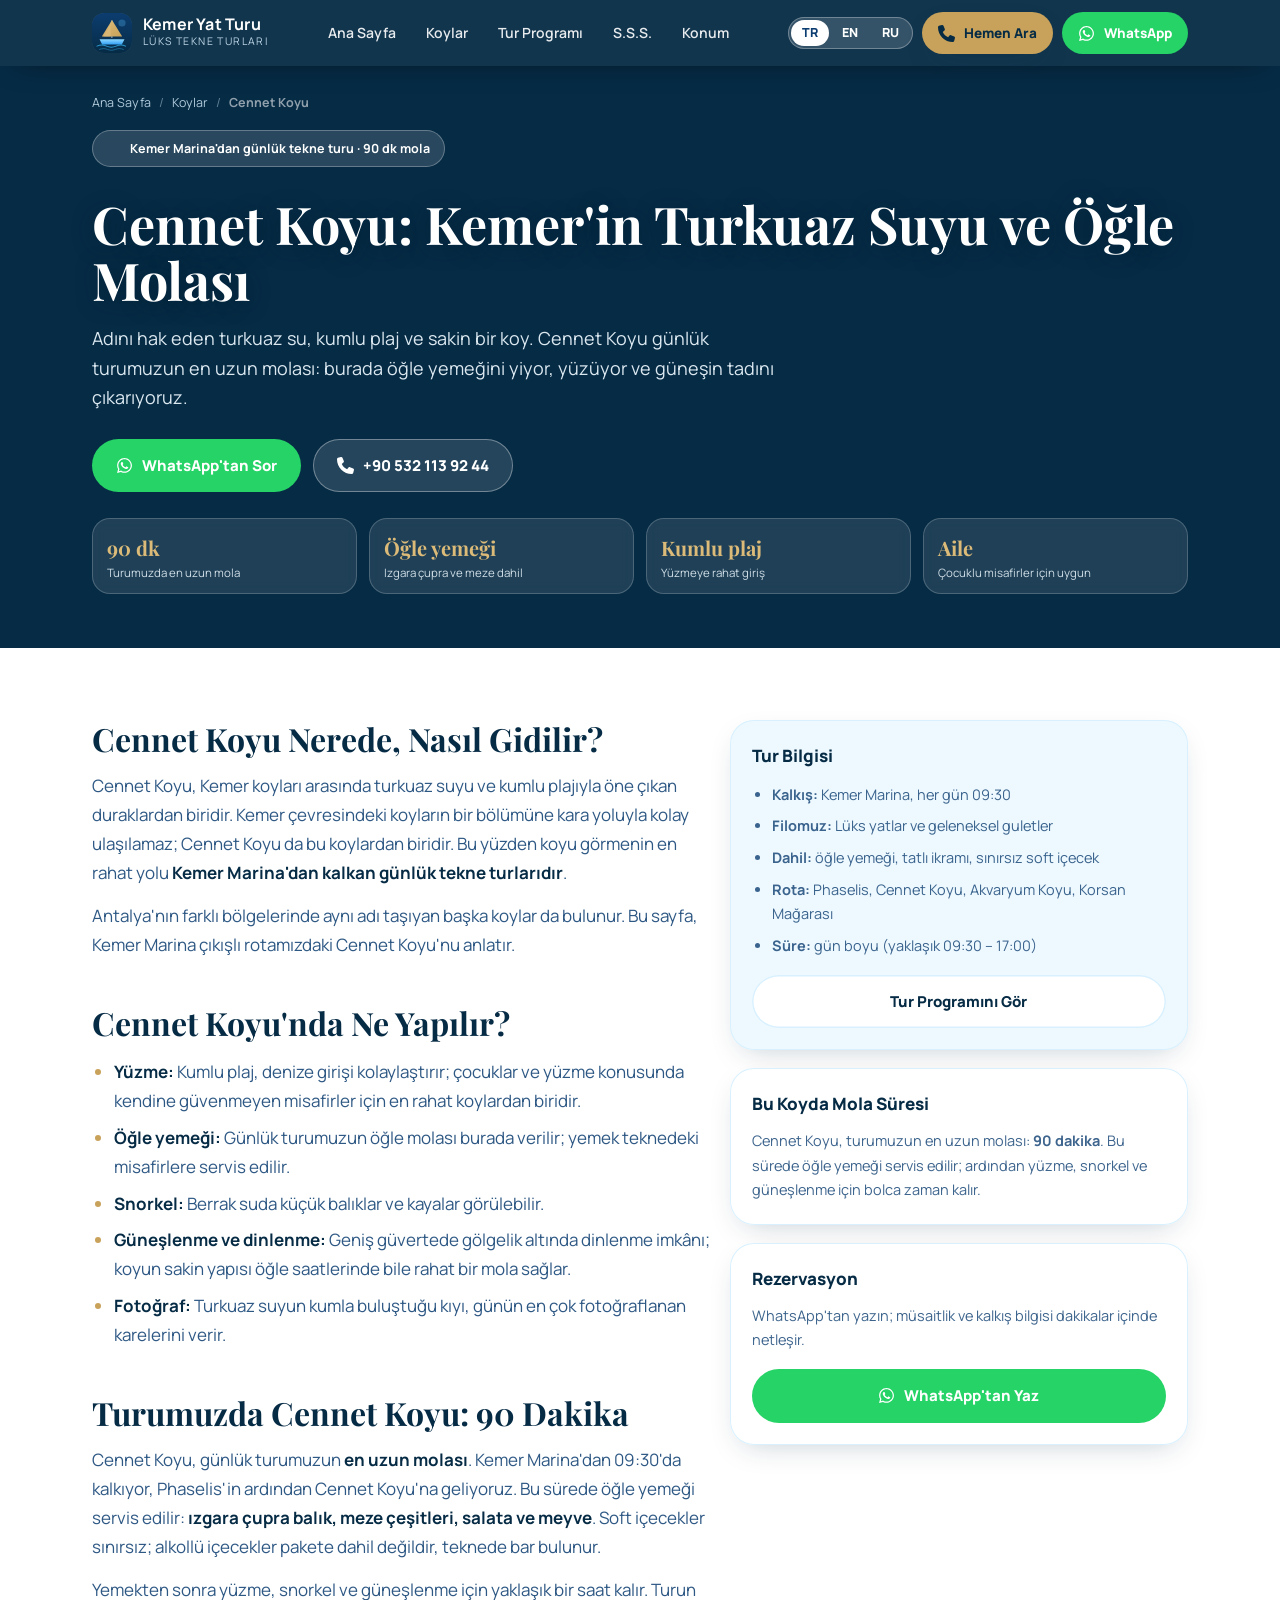
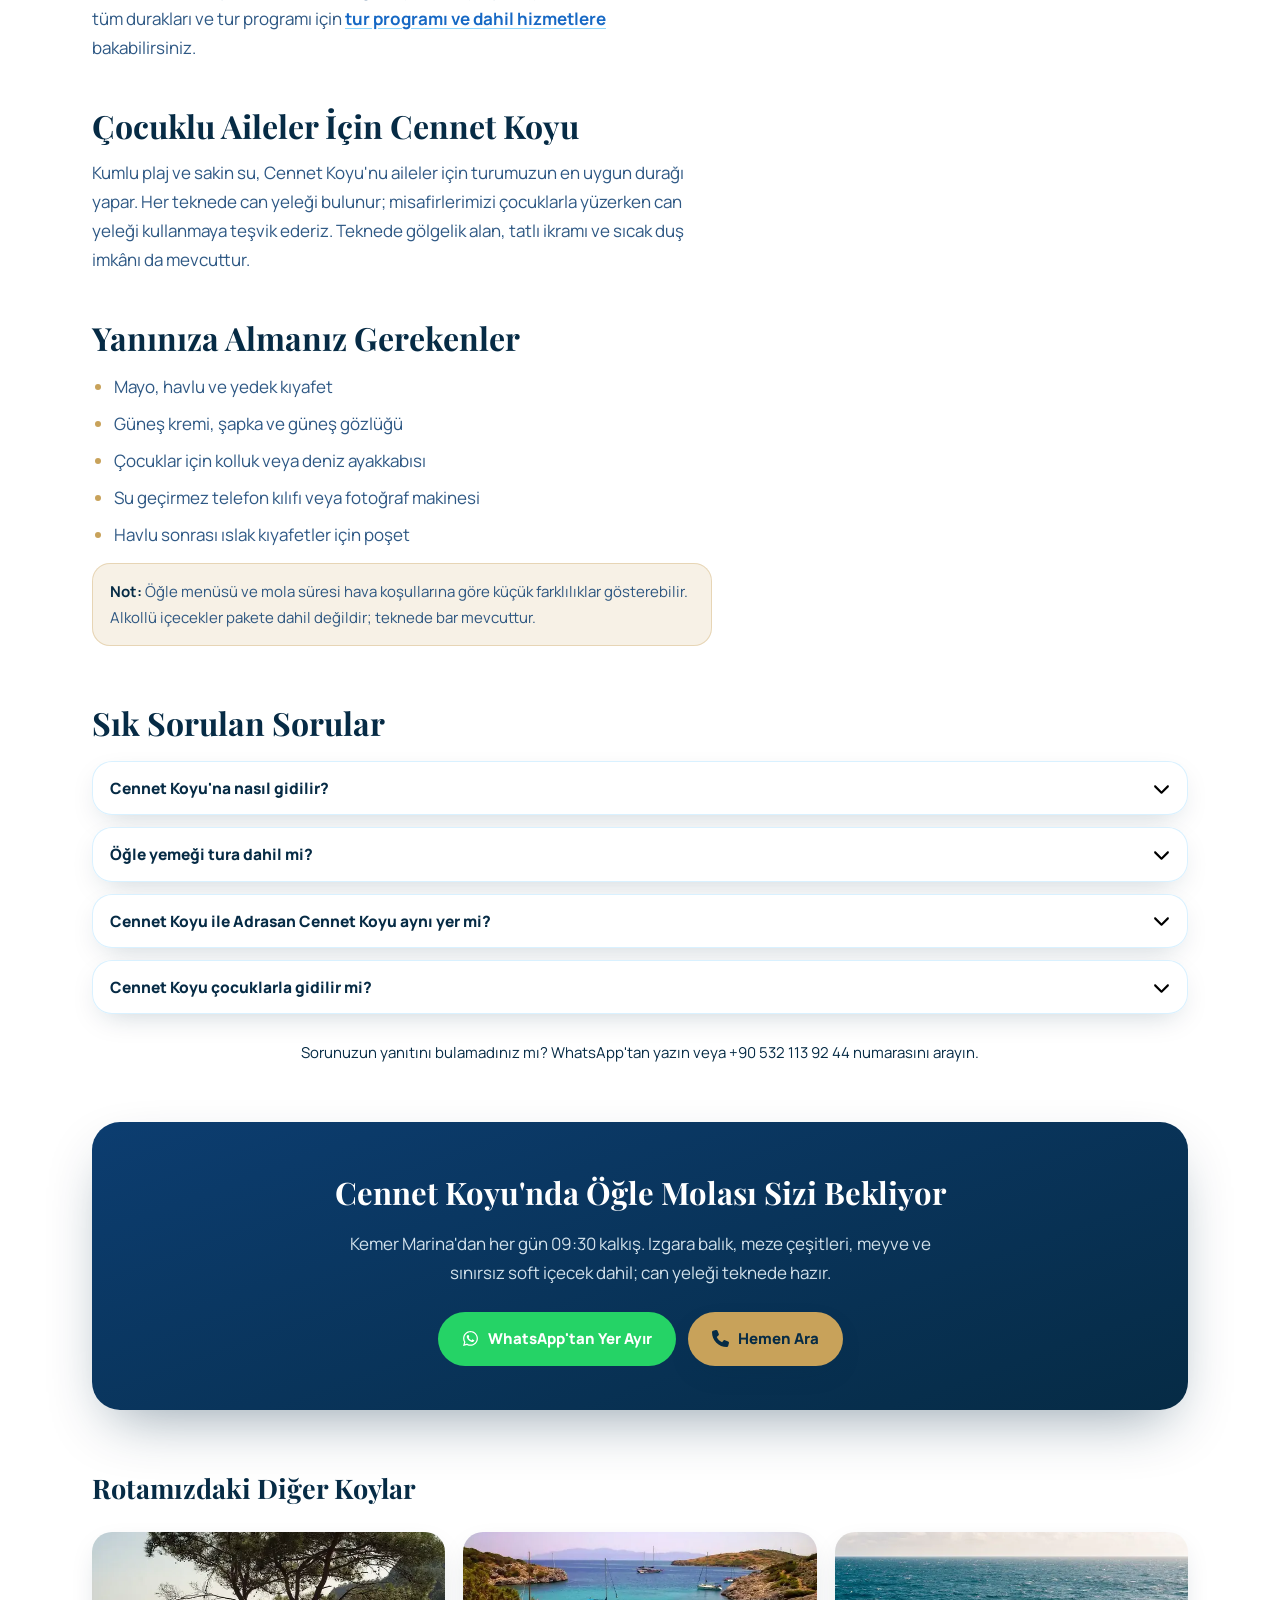
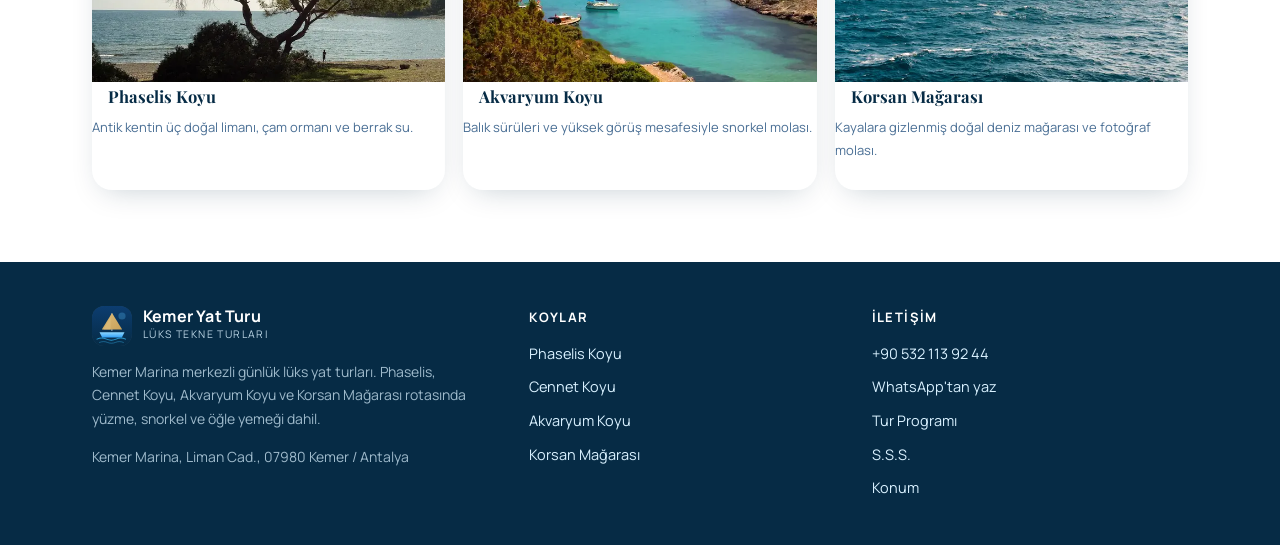
<file: cennet-koyu.html>
<!DOCTYPE html>
<html lang="tr" dir="ltr" data-koy="cennet">
<head>
<meta charset="UTF-8">
<meta name="viewport" content="width=device-width, initial-scale=1.0">
<meta name="theme-color" content="#062b45">

<!-- ============ TEMEL SEO ============ -->
<title>Cennet Koyu Kemer | Turkuaz Su, Plaj ve Öğle Molası</title>
<meta name="description" content="Cennet Koyu (Kemer): turkuaz su, kumlu plaj ve öğle yemeği molası. Günlük yat turumuzda bu koyda 90 dakika kalıyoruz. Ulaşım, rota ve pratik bilgiler.">
<meta name="robots" content="index, follow, max-image-preview:large, max-snippet:-1">
<meta name="author" content="Kemer Yat Turu">
<link rel="canonical" href="https://kemeryattur.com.tr/cennet-koyu.html">
<link rel="alternate" hreflang="tr" href="https://kemeryattur.com.tr/cennet-koyu.html">
<link rel="alternate" hreflang="en" href="https://kemeryattur.com.tr/cennet-koyu.html?lang=en">
<link rel="alternate" hreflang="ru" href="https://kemeryattur.com.tr/cennet-koyu.html?lang=ru">
<link rel="alternate" hreflang="x-default" href="https://kemeryattur.com.tr/cennet-koyu.html">

<!-- ============ OPEN GRAPH / TWITTER ============ -->
<meta property="og:type" content="article">
<meta property="og:site_name" content="Kemer Yat Turu">
<meta property="og:locale" content="tr_TR">
<meta property="og:title" content="Cennet Koyu: Kemer'in Turkuaz Suyu ve Öğle Molası">
<meta property="og:description" content="Turkuaz su, kumlu plaj ve öğle yemeği molası. Kemer Marina'dan günlük yat turumuzda Cennet Koyu'nda 90 dakika kalıyoruz.">
<meta property="og:url" content="https://kemeryattur.com.tr/cennet-koyu.html">
<meta property="og:image" content="https://kemeryattur.com.tr/images/cennet-koyu.webp">
<meta property="og:image:type" content="image/webp">
<meta property="og:image:width" content="1000">
<meta property="og:image:height" content="750">
<meta property="og:image:alt" content="Cennet Koyu'nun turkuaz suyu ve kumlu plajı – Kemer günlük tekne turu">
<meta name="twitter:card" content="summary_large_image">
<meta name="twitter:title" content="Cennet Koyu: Kemer'in Turkuaz Suyu ve Öğle Molası">
<meta name="twitter:description" content="Turkuaz su, kumlu plaj ve öğle yemeği molası. Kemer Marina'dan günlük yat turumuzda Cennet Koyu'nda 90 dakika kalıyoruz.">
<meta name="twitter:image" content="https://kemeryattur.com.tr/images/cennet-koyu.webp">
<meta name="twitter:image:alt" content="Cennet Koyu'nun turkuaz suyu ve kumlu plajı – Kemer günlük tekne turu">

<link rel="icon" href="data:image/svg+xml,%3Csvg xmlns='http://www.w3.org/2000/svg' viewBox='0 0 32 32'%3E%3Crect width='32' height='32' rx='7' fill='%23062b45'/%3E%3Cpath d='M6 21h20l-2 4H8z' fill='%2338bdf8'/%3E%3Cpath d='M16 6l8 13H8z' fill='%23c8a25a'/%3E%3C/svg%3E">

<!-- ============ PERFORMANS ============ -->
<link rel="preload" as="font" type="font/woff2" href="assets/fonts/playfair-display-700-latin.woff2" crossorigin>
<link rel="preload" as="font" type="font/woff2" href="assets/fonts/playfair-display-700-latin-ext.woff2" crossorigin>
<link rel="preload" as="image" href="images/cennet-koyu-768.webp" type="image/webp" media="(max-width: 767px)" fetchpriority="high">
<link rel="preload" as="image" href="images/cennet-koyu.webp" type="image/webp" media="(min-width: 768px)" fetchpriority="high">
<!-- Fontlar: self-host (assets/fonts/*.woff2) - Google Fonts CDN bagimliligi yok.
     @font-face tanimlari sayfaya gomuldu; kritik yolda ek istek olusmaz. -->
<style>
/* ==========================================================================
   Yerel font tanimlari (self-host) - Google Fonts CDN yerine
   Manrope 400/500/600/700/800, Playfair Display 600/700 (latin + latin-ext)
   Onbellek: vercel.json -> /assets/fonts/*.woff2 (immutable, 1 yil)
   ========================================================================== */
@font-face{font-family:'Manrope';font-style:normal;font-weight:400;font-display:swap;src:url('assets/fonts/manrope-400-latin-ext.woff2') format('woff2');unicode-range:U+0100-02BA, U+02BD-02C5, U+02C7-02CC, U+02CE-02D7, U+02DD-02FF, U+0304, U+0308, U+0329, U+1D00-1DBF, U+1E00-1E9F, U+1EF2-1EFF, U+2020, U+20A0-20AB, U+20AD-20C0, U+2113, U+2C60-2C7F, U+A720-A7FF}
@font-face{font-family:'Manrope';font-style:normal;font-weight:400;font-display:swap;src:url('assets/fonts/manrope-400-latin.woff2') format('woff2');unicode-range:U+0000-00FF, U+0131, U+0152-0153, U+02BB-02BC, U+02C6, U+02DA, U+02DC, U+0304, U+0308, U+0329, U+2000-206F, U+20AC, U+2122, U+2191, U+2193, U+2212, U+2215, U+FEFF, U+FFFD}
@font-face{font-family:'Manrope';font-style:normal;font-weight:500;font-display:swap;src:url('assets/fonts/manrope-500-latin-ext.woff2') format('woff2');unicode-range:U+0100-02BA, U+02BD-02C5, U+02C7-02CC, U+02CE-02D7, U+02DD-02FF, U+0304, U+0308, U+0329, U+1D00-1DBF, U+1E00-1E9F, U+1EF2-1EFF, U+2020, U+20A0-20AB, U+20AD-20C0, U+2113, U+2C60-2C7F, U+A720-A7FF}
@font-face{font-family:'Manrope';font-style:normal;font-weight:500;font-display:swap;src:url('assets/fonts/manrope-500-latin.woff2') format('woff2');unicode-range:U+0000-00FF, U+0131, U+0152-0153, U+02BB-02BC, U+02C6, U+02DA, U+02DC, U+0304, U+0308, U+0329, U+2000-206F, U+20AC, U+2122, U+2191, U+2193, U+2212, U+2215, U+FEFF, U+FFFD}
@font-face{font-family:'Manrope';font-style:normal;font-weight:600;font-display:swap;src:url('assets/fonts/manrope-600-latin-ext.woff2') format('woff2');unicode-range:U+0100-02BA, U+02BD-02C5, U+02C7-02CC, U+02CE-02D7, U+02DD-02FF, U+0304, U+0308, U+0329, U+1D00-1DBF, U+1E00-1E9F, U+1EF2-1EFF, U+2020, U+20A0-20AB, U+20AD-20C0, U+2113, U+2C60-2C7F, U+A720-A7FF}
@font-face{font-family:'Manrope';font-style:normal;font-weight:600;font-display:swap;src:url('assets/fonts/manrope-600-latin.woff2') format('woff2');unicode-range:U+0000-00FF, U+0131, U+0152-0153, U+02BB-02BC, U+02C6, U+02DA, U+02DC, U+0304, U+0308, U+0329, U+2000-206F, U+20AC, U+2122, U+2191, U+2193, U+2212, U+2215, U+FEFF, U+FFFD}
@font-face{font-family:'Manrope';font-style:normal;font-weight:700;font-display:swap;src:url('assets/fonts/manrope-700-latin-ext.woff2') format('woff2');unicode-range:U+0100-02BA, U+02BD-02C5, U+02C7-02CC, U+02CE-02D7, U+02DD-02FF, U+0304, U+0308, U+0329, U+1D00-1DBF, U+1E00-1E9F, U+1EF2-1EFF, U+2020, U+20A0-20AB, U+20AD-20C0, U+2113, U+2C60-2C7F, U+A720-A7FF}
@font-face{font-family:'Manrope';font-style:normal;font-weight:700;font-display:swap;src:url('assets/fonts/manrope-700-latin.woff2') format('woff2');unicode-range:U+0000-00FF, U+0131, U+0152-0153, U+02BB-02BC, U+02C6, U+02DA, U+02DC, U+0304, U+0308, U+0329, U+2000-206F, U+20AC, U+2122, U+2191, U+2193, U+2212, U+2215, U+FEFF, U+FFFD}
@font-face{font-family:'Manrope';font-style:normal;font-weight:800;font-display:swap;src:url('assets/fonts/manrope-800-latin-ext.woff2') format('woff2');unicode-range:U+0100-02BA, U+02BD-02C5, U+02C7-02CC, U+02CE-02D7, U+02DD-02FF, U+0304, U+0308, U+0329, U+1D00-1DBF, U+1E00-1E9F, U+1EF2-1EFF, U+2020, U+20A0-20AB, U+20AD-20C0, U+2113, U+2C60-2C7F, U+A720-A7FF}
@font-face{font-family:'Manrope';font-style:normal;font-weight:800;font-display:swap;src:url('assets/fonts/manrope-800-latin.woff2') format('woff2');unicode-range:U+0000-00FF, U+0131, U+0152-0153, U+02BB-02BC, U+02C6, U+02DA, U+02DC, U+0304, U+0308, U+0329, U+2000-206F, U+20AC, U+2122, U+2191, U+2193, U+2212, U+2215, U+FEFF, U+FFFD}
@font-face{font-family:'Playfair Display';font-style:normal;font-weight:600;font-display:swap;src:url('assets/fonts/playfair-display-600-latin-ext.woff2') format('woff2');unicode-range:U+0100-02BA, U+02BD-02C5, U+02C7-02CC, U+02CE-02D7, U+02DD-02FF, U+0304, U+0308, U+0329, U+1D00-1DBF, U+1E00-1E9F, U+1EF2-1EFF, U+2020, U+20A0-20AB, U+20AD-20C0, U+2113, U+2C60-2C7F, U+A720-A7FF}
@font-face{font-family:'Playfair Display';font-style:normal;font-weight:600;font-display:swap;src:url('assets/fonts/playfair-display-600-latin.woff2') format('woff2');unicode-range:U+0000-00FF, U+0131, U+0152-0153, U+02BB-02BC, U+02C6, U+02DA, U+02DC, U+0304, U+0308, U+0329, U+2000-206F, U+20AC, U+2122, U+2191, U+2193, U+2212, U+2215, U+FEFF, U+FFFD}
@font-face{font-family:'Playfair Display';font-style:normal;font-weight:700;font-display:swap;src:url('assets/fonts/playfair-display-700-latin-ext.woff2') format('woff2');unicode-range:U+0100-02BA, U+02BD-02C5, U+02C7-02CC, U+02CE-02D7, U+02DD-02FF, U+0304, U+0308, U+0329, U+1D00-1DBF, U+1E00-1E9F, U+1EF2-1EFF, U+2020, U+20A0-20AB, U+20AD-20C0, U+2113, U+2C60-2C7F, U+A720-A7FF}
@font-face{font-family:'Playfair Display';font-style:normal;font-weight:700;font-display:swap;src:url('assets/fonts/playfair-display-700-latin.woff2') format('woff2');unicode-range:U+0000-00FF, U+0131, U+0152-0153, U+02BB-02BC, U+02C6, U+02DA, U+02DC, U+0304, U+0308, U+0329, U+2000-206F, U+20AC, U+2122, U+2191, U+2193, U+2212, U+2215, U+FEFF, U+FFFD}
</style>
<style>
/* ==========================================================================
   Kemer Yat Turu - Koy detay sayfalari icin ortak stil dosyasi
   Tailwind'e bagimli DEGIL (index.html'deki derlenmis CSS'te olmayan
   siniflar orada calismiyor). Renkler, fontlar ve golgeler ana sayfayla
   birebir ayni degerlerde tanimlandi.
   ========================================================================== */
:root{
  --o950:#062b45; --o900:#0c3d70; --o800:#18569e; --o700:#1668c4;
  --o600:#1d81e3; --o400:#59c0ff; --o300:#8ed8ff; --o200:#bce7ff;
  --o100:#d9f1ff; --o50:#eef9ff; --gold:#c8a25a; --gold2:#dcbb79;
  --wa:#25d366;
  --card:0 10px 30px -12px rgba(6,43,69,.25);
  --lux:0 24px 60px -20px rgba(6,43,69,.45);
  --sans:Manrope,system-ui,-apple-system,"Segoe UI",Roboto,sans-serif;
  --display:"Playfair Display",Georgia,serif;
  --wrap:1160px;
}
*,*::before,*::after{box-sizing:border-box}
html{scroll-behavior:smooth;scroll-padding-top:88px}
body{margin:0;background:#fff;color:var(--o950);font-family:var(--sans);
  font-size:17px;line-height:1.7;overflow-x:hidden;-webkit-font-smoothing:antialiased}
img{display:block;max-width:100%;height:auto}
a{color:inherit;text-decoration:none}
svg{flex:none}
:focus-visible{outline:3px solid var(--gold);outline-offset:3px}
::selection{background:var(--gold);color:var(--o950)}
.sr-only{position:absolute;width:1px;height:1px;padding:0;margin:-1px;overflow:hidden;
  clip:rect(0,0,0,0);white-space:nowrap;border:0}

/* ---------- Yerlesim ---------- */
.wrap{width:100%;max-width:var(--wrap);margin:0 auto;padding:0 20px}
@media(min-width:768px){.wrap{padding:0 32px}}
.grid{display:grid;gap:18px}
@media(min-width:640px){.grid.cols-2{grid-template-columns:1fr 1fr}}
@media(min-width:900px){
  .grid.cols-3{grid-template-columns:repeat(3,1fr)}
  .grid.cols-2-lg{grid-template-columns:1.15fr .85fr}
}
.center{text-align:center}

/* ---------- Ust menu ---------- */
.head{position:sticky;top:0;z-index:60;background:rgba(6,43,69,.95);
  backdrop-filter:saturate(160%) blur(14px);box-shadow:0 10px 30px -18px rgba(0,0,0,.6)}
.head .wrap{display:flex;align-items:center;justify-content:space-between;gap:14px;
  min-height:66px;padding-top:8px;padding-bottom:8px}
.brand{display:flex;align-items:center;gap:11px;color:#fff}
.brand img{width:40px;height:40px;border-radius:12px;background:rgba(255,255,255,.12)}
.brand b{display:block;font-size:16px;line-height:1.15;letter-spacing:.2px}
.brand small{display:block;font-size:10.5px;letter-spacing:1.4px;text-transform:uppercase;
  color:var(--o100);opacity:.85}
.head-nav{display:none;gap:4px}
@media(min-width:1024px){.head-nav{display:flex}}
.head-nav a{padding:9px 13px;border-radius:12px;color:rgba(255,255,255,.9);
  font-size:14px;font-weight:600}
.head-nav a:hover{background:rgba(255,255,255,.1)}
.head-actions{display:flex;align-items:center;gap:9px}
.hide-sm{display:none}
@media(min-width:768px){.hide-sm{display:inline-flex}}

/* ---------- Butonlar ---------- */
.btn{display:inline-flex;align-items:center;justify-content:center;gap:9px;
  border:0;border-radius:999px;padding:14px 24px;font:inherit;font-size:15px;
  font-weight:800;cursor:pointer;transition:transform .25s ease,background-color .25s ease,
  color .25s ease,box-shadow .25s ease}
.btn svg{width:17px;height:17px}
.btn-gold{background:var(--gold);color:var(--o950);box-shadow:var(--card)}
.btn-gold:hover{background:var(--gold2)}
.btn-wa{background:var(--wa);color:#fff}
.btn-wa:hover{filter:brightness(1.08)}
.btn-ghost{background:rgba(255,255,255,.12);color:#fff;box-shadow:inset 0 0 0 1px rgba(255,255,255,.35)}
.btn-ghost:hover{background:#fff;color:var(--o950)}
.btn-line{background:#fff;color:var(--o950);box-shadow:inset 0 0 0 1.5px var(--o100)}
.btn-line:hover{background:var(--o50)}
.btn-sm{padding:10px 16px;font-size:13.5px}

/* ---------- Hero ---------- */
.hero{position:relative;isolation:isolate;color:#fff;overflow:hidden;
  background:var(--o950);padding:26px 0 54px}
.hero-media{position:absolute;inset:0;z-index:-2}
.hero-media img{width:100%;height:100%;object-fit:cover}
.hero-media::after{content:"";position:absolute;inset:0;
  background:linear-gradient(180deg,rgba(6,43,69,.86) 0%,rgba(6,43,69,.55) 45%,rgba(6,43,69,.88) 100%)}
.hero h1{font-family:var(--display);font-size:clamp(29px,6.6vw,52px);line-height:1.08;
  margin:16px 0 0;font-weight:700;text-shadow:0 3px 22px rgba(3,26,42,.45)}
.hero p.lead{margin:16px 0 0;font-size:clamp(15.5px,2.3vw,18px);line-height:1.65;
  color:rgba(238,249,255,.92);max-width:62ch}
.hero .btn-row{display:flex;flex-wrap:wrap;gap:12px;margin-top:26px}
.eyebrow{display:inline-flex;align-items:center;gap:8px;border-radius:999px;
  background:rgba(255,255,255,.14);box-shadow:inset 0 0 0 1px rgba(255,255,255,.28);
  padding:8px 15px;font-size:12.5px;font-weight:700;backdrop-filter:blur(6px)}
.eyebrow svg{width:15px;height:15px;color:var(--gold2)}

/* ---------- Kirinti izi ---------- */
.crumbs{display:flex;flex-wrap:wrap;align-items:center;gap:8px;font-size:12.5px;
  color:rgba(217,241,255,.8);margin:0 0 4px}
.crumbs a:hover{color:#fff;text-decoration:underline}
.crumbs span{opacity:.55}
.crumbs [aria-current]{color:#fff;font-weight:700}

/* ---------- Rakam kutusu ---------- */
.facts{display:grid;gap:12px;margin:26px 0 0;padding:0;list-style:none;
  grid-template-columns:repeat(2,1fr)}
@media(min-width:768px){.facts{grid-template-columns:repeat(4,1fr)}}
.facts li{background:rgba(255,255,255,.1);box-shadow:inset 0 0 0 1px rgba(255,255,255,.2);
  border-radius:18px;padding:13px 15px;backdrop-filter:blur(6px)}
.facts b{display:block;font-family:var(--display);font-size:20px;color:var(--gold2)}
.facts small{display:block;font-size:11.5px;line-height:1.35;color:rgba(238,249,255,.85)}

/* ---------- Icerik ---------- */
.main{padding:52px 0 8px}
@media(min-width:768px){.main{padding:72px 0 8px}}
.article{max-width:74ch}
.article h2{font-family:var(--display);font-size:clamp(23px,3.6vw,32px);line-height:1.2;
  margin:44px 0 0;font-weight:700}
.article h2:first-child{margin-top:0}
.article h3{font-size:18.5px;margin:26px 0 0;font-weight:800}
.article p{margin:14px 0 0;color:rgba(12,61,112,.86)}
.article ul,.article ol{margin:16px 0 0;padding-left:22px;color:rgba(12,61,112,.86)}
.article li{margin:8px 0 0}
.article li::marker{color:var(--gold)}
.article strong{color:var(--o950)}
.article a:not(.btn){color:var(--o700);font-weight:700;
  text-decoration:underline;text-decoration-color:var(--o300);text-underline-offset:3px}
.article a:not(.btn):hover{color:var(--o950)}
.side{display:grid;gap:18px;align-content:start}
@media(min-width:900px){.side{position:sticky;top:96px}}

/* ---------- Kartlar / kutular ---------- */
.card{background:#fff;border-radius:24px;padding:22px;
  box-shadow:var(--card),inset 0 0 0 1px var(--o100)}
.card h2,.card h3{margin:0;font-size:17px;font-family:var(--sans);font-weight:800}
.card p{margin:10px 0 0;font-size:14.5px;color:rgba(12,61,112,.8)}
.card ul{margin:12px 0 0;padding-left:20px;font-size:14.5px;color:rgba(12,61,112,.8)}
.card ul li{margin:7px 0 0}
.card .btn{width:100%;margin-top:16px}
.tint{background:var(--o50)}
.note{border-radius:18px;background:rgba(200,162,90,.15);
  box-shadow:inset 0 0 0 1px rgba(200,162,90,.35);padding:16px 18px;margin:24px 0 0;
  font-size:15px;color:var(--o900)}
.note b{color:var(--o950)}

/* ---------- S.S.S. ---------- */
.faq{border-radius:20px;background:#fff;margin:12px 0 0;overflow:hidden;
  box-shadow:var(--card),inset 0 0 0 1px var(--o100)}
.faq summary{display:flex;align-items:center;justify-content:space-between;gap:14px;
  cursor:pointer;list-style:none;padding:14px 18px;font-weight:800;font-size:15.5px}
.faq summary::-webkit-details-marker{display:none}
.faq summary:hover{background:var(--o50)}
.faq .ico{transition:transform .3s ease;color:var(--o700);width:17px;height:17px}
.faq[open] .ico{transform:rotate(180deg)}
.faq .ans{padding:0 18px 16px;font-size:15px;color:rgba(12,61,112,.85)}
.faq .ans p{margin:0}
.faq-more{margin:26px 0 0;text-align:center;font-size:15px}

/* ---------- CTA ---------- */
.cta{margin:56px 0 0;border-radius:28px;padding:32px 24px;color:#fff;text-align:center;
  background:linear-gradient(160deg,var(--o900) 0%,var(--o950) 100%);box-shadow:var(--lux)}
@media(min-width:768px){.cta{padding:44px 40px}}
.cta h2{font-family:var(--display);font-size:clamp(22px,3.4vw,31px);margin:0;font-weight:700}
.cta p{margin:12px auto 0;max-width:60ch;color:rgba(238,249,255,.88)}
.cta .btn-row{display:flex;flex-wrap:wrap;gap:12px;justify-content:center;margin-top:24px}

/* ---------- Diger koylar ---------- */
.more{margin:56px 0 0}
.more h2{font-family:var(--display);font-size:clamp(21px,3vw,27px);margin:0}
.more .grid{margin-top:20px}
.more a{display:block;border-radius:20px;overflow:hidden;background:#fff;
  box-shadow:var(--card);transition:transform .35s ease,box-shadow .35s ease}
.more a:hover,.more a:focus-visible{transform:translateY(-6px);box-shadow:var(--lux)}
.more img{height:150px;width:100%;object-fit:cover}
.more .t{padding:14px 16px}
.more b{font-family:var(--display);font-size:16.5px}
.more small{display:block;margin-top:5px;font-size:13px;color:rgba(12,61,112,.75)}

/* ---------- Alt bilgi ---------- */
.foot{margin-top:64px;background:var(--o950);color:var(--o100);padding:44px 0 96px;
  font-size:14.5px}
@media(min-width:768px){.foot{padding-bottom:44px}}
.foot .grid{gap:26px}
@media(min-width:768px){.foot .grid{grid-template-columns:1.3fr 1fr 1fr}}
.foot h2{font-size:13px;letter-spacing:1.4px;text-transform:uppercase;color:#fff;margin:0}
.foot ul{list-style:none;margin:14px 0 0;padding:0}
.foot li{margin:9px 0 0}
.foot a:hover{color:var(--gold2)}
.foot .about{color:rgba(217,241,255,.72);margin:14px 0 0;max-width:42ch;font-size:14px}
.foot .brand{margin-bottom:2px}

/* ---------- Sabit mobil aksiyon cubugu ---------- */
.sticky{position:fixed;left:0;right:0;bottom:0;z-index:70;display:grid;
  grid-template-columns:1fr 1fr;gap:8px;padding:10px 12px;
  background:rgba(6,43,69,.95);backdrop-filter:blur(10px);
  box-shadow:0 -10px 30px -18px rgba(0,0,0,.6)}
@media(min-width:768px){.sticky{display:none}}
.sticky .btn{padding:13px 12px;font-size:14px}

/* ---------- Ikonlar (satir ici SVG sprite) ---------- */
.i{height:1em;width:auto;display:inline-block;vertical-align:-.125em;fill:currentColor}

/* ---------- Bolum basligi (govde disi) ---------- */
.sec-h{font-family:var(--display);font-size:clamp(23px,3.6vw,32px);line-height:1.2;
  font-weight:700;margin:0 0 18px}

/* ---------- Dil secici (TR / EN / RU) ---------- */
.lang-switch{display:flex;align-items:center;gap:2px;padding:3px;border-radius:999px;
  background:rgba(255,255,255,.15);box-shadow:inset 0 0 0 1px rgba(255,255,255,.3)}
.lang-btn{border:0;background:transparent;color:#fff;font:inherit;font-size:12px;font-weight:800;
  line-height:1;padding:7px 9px;border-radius:999px;cursor:pointer;
  transition:background-color .25s ease,color .25s ease}
.lang-btn:hover{background:rgba(255,255,255,.16)}
.lang-btn.is-active{background:#fff;color:var(--o900)}
@media(min-width:768px){.lang-btn{font-size:12.5px;padding:7px 11px}}
@media(max-width:430px){
  .lang-btn{padding:6px 7px;font-size:11px}
  .brand small{display:none}
  .brand b{font-size:14.5px}
}

/* ---------- Hareket azaltma ---------- */
@media(prefers-reduced-motion:reduce){
  *{animation:none!important;transition:none!important}
  html{scroll-behavior:auto}
}
</style>
<script src="assets/koy-sayfa.js" defer></script>

<!-- Ikonlar: Font Awesome Free 6.5.2 (ikonlar CC BY 4.0, kod MIT) - fontawesome.com/license/free -->

<!-- ============ YAPISAL VERI (JSON-LD) ============ -->
<script type="application/ld+json">
{
  "@context": "https://schema.org",
  "@graph": [
    {
      "@type": "TouristAttraction",
      "name": "Cennet Koyu",
      "description": "Kemer koyları arasında turkuaz suyu ve kumlu plajıyla öne çıkan, günlük tekne turlarının öğle yemeği durağı.",
      "image": "https://kemeryattur.com.tr/images/cennet-koyu.webp",
      "url": "https://kemeryattur.com.tr/cennet-koyu.html",
      "address": {
        "@type": "PostalAddress",
        "addressLocality": "Kemer",
        "addressRegion": "Antalya",
        "addressCountry": "TR"
      },
      "touristType": [
        "Aileler",
        "Çiftler",
        "Deniz ve güneş tatili"
      ],
      "publicAccess": true,
      "isPartOf": {
        "@type": "TouristDestination",
        "name": "Kemer, Antalya"
      },
      "provider": {
        "@type": "TourismInformationCenter",
        "name": "Kemer Yat Turu",
        "telephone": "+905321139244",
        "url": "https://kemeryattur.com.tr/"
      }
    },
    {
      "@type": "BreadcrumbList",
      "itemListElement": [
        {
          "@type": "ListItem",
          "position": 1,
          "name": "Ana Sayfa",
          "item": "https://kemeryattur.com.tr/"
        },
        {
          "@type": "ListItem",
          "position": 2,
          "name": "Gittiğimiz Koylar",
          "item": "https://kemeryattur.com.tr/#rotalar"
        },
        {
          "@type": "ListItem",
          "position": 3,
          "name": "Cennet Koyu",
          "item": "https://kemeryattur.com.tr/cennet-koyu.html"
        }
      ]
    },
    {
      "@type": "FAQPage",
      "mainEntity": [
        {
          "@type": "Question",
          "name": "Cennet Koyu'na nasıl gidilir?",
          "acceptedAnswer": {
            "@type": "Answer",
            "text": "Cennet Koyu'na en rahat ulaşım denizden sağlanır: Kemer Marina'dan kalkan günlük tekne turları koya doğrudan gelir. Kemer çevresindeki koyların bir bölümüne kara yoluyla kolay ulaşılamadığı için günlük yat turumuz koyu görmenin en pratik yoludur."
          }
        },
        {
          "@type": "Question",
          "name": "Öğle yemeği tura dahil mi?",
          "acceptedAnswer": {
            "@type": "Answer",
            "text": "Evet. Günlük turumuzda öğle yemeği, meze çeşitleri, meyve ve sınırsız soft içecek tura dahildir. Alkollü içecekler pakete dahil değildir; teknede bar bulunur."
          }
        },
        {
          "@type": "Question",
          "name": "Cennet Koyu ile Adrasan Cennet Koyu aynı yer mi?",
          "acceptedAnswer": {
            "@type": "Answer",
            "text": "Hayır, aynı yer değildir. Antalya'da 'Cennet Koyu' adını taşıyan birden fazla koy bulunur. Bu sayfa, Kemer Marina çıkışlı günlük tur rotamızdaki Cennet Koyu'nu anlatır."
          }
        },
        {
          "@type": "Question",
          "name": "Cennet Koyu çocuklarla gidilir mi?",
          "acceptedAnswer": {
            "@type": "Answer",
            "text": "Evet. Koyun kumlu plajı ve sakin suyu çocuklu aileler için uygundur. Teknede her misafir için can yeleği bulunur ve gölgelik alanda dinlenme imkânı vardır."
          }
        }
      ]
    }
  ]
}
</script>
</head>
<body>
<!-- Ikonlar: Font Awesome Free 6.5.2 (CC BY 4.0) - fontawesome.com/license/free -->
<svg width="0" height="0" style="position:absolute;overflow:hidden" aria-hidden="true" focusable="false"><symbol id="i-chevron-down" viewBox="0 0 512 512"><path d="M233.4 406.6c12.5 12.5 32.8 12.5 45.3 0l192-192c12.5-12.5 12.5-32.8 0-45.3s-32.8-12.5-45.3 0L256 338.7 86.6 169.4c-12.5-12.5-32.8-12.5-45.3 0s-12.5 32.8 0 45.3l192 192z"/></symbol><symbol id="i-phone" viewBox="0 0 512 512"><path d="M164.9 24.6c-7.7-18.6-28-28.5-47.4-23.2l-88 24C12.1 30.2 0 46 0 64C0 311.4 200.6 512 448 512c18 0 33.8-12.1 38.6-29.5l24-88c5.3-19.4-4.6-39.7-23.2-47.4l-96-40c-16.3-6.8-35.2-2.1-46.3 11.6L304.7 368C234.3 334.7 177.3 277.7 144 207.3L193.3 167c13.7-11.2 18.4-30 11.6-46.3l-40-96z"/></symbol><symbol id="i-utensils" viewBox="0 0 448 512"><path d="M416 0C400 0 288 32 288 176V288c0 35.3 28.7 64 64 64h32V480c0 17.7 14.3 32 32 32s32-14.3 32-32V352 240 32c0-17.7-14.3-32-32-32zM64 16C64 7.8 57.9 1 49.7 .1S34.2 4.6 32.4 12.5L2.1 148.8C.7 155.1 0 161.5 0 167.9c0 45.9 35.1 83.6 80 87.7V480c0 17.7 14.3 32 32 32s32-14.3 32-32V255.6c44.9-4.1 80-41.8 80-87.7c0-6.4-.7-12.8-2.1-19.1L191.6 12.5c-1.8-8-9.3-13.3-17.4-12.4S160 7.8 160 16V150.2c0 5.4-4.4 9.8-9.8 9.8c-5.1 0-9.3-3.9-9.8-9L127.9 14.6C127.2 6.3 120.3 0 112 0s-15.2 6.3-15.9 14.6L83.7 151c-.5 5.1-4.7 9-9.8 9c-5.4 0-9.8-4.4-9.8-9.8V16zm48.3 152l-.3 0-.3 0 .3-.7 .3 .7z"/></symbol><symbol id="i-whatsapp" viewBox="0 0 448 512"><path d="M380.9 97.1C339 55.1 283.2 32 223.9 32c-122.4 0-222 99.6-222 222 0 39.1 10.2 77.3 29.6 111L0 480l117.7-30.9c32.4 17.7 68.9 27 106.1 27h.1c122.3 0 224.1-99.6 224.1-222 0-59.3-25.2-115-67.1-157zm-157 341.6c-33.2 0-65.7-8.9-94-25.7l-6.7-4-69.8 18.3L72 359.2l-4.4-7c-18.5-29.4-28.2-63.3-28.2-98.2 0-101.7 82.8-184.5 184.6-184.5 49.3 0 95.6 19.2 130.4 54.1 34.8 34.9 56.2 81.2 56.1 130.5 0 101.8-84.9 184.6-186.6 184.6zm101.2-138.2c-5.5-2.8-32.8-16.2-37.9-18-5.1-1.9-8.8-2.8-12.5 2.8-3.7 5.6-14.3 18-17.6 21.8-3.2 3.7-6.5 4.2-12 1.4-32.6-16.3-54-29.1-75.5-66-5.7-9.8 5.7-9.1 16.3-30.3 1.8-3.7.9-6.9-.5-9.7-1.4-2.8-12.5-30.1-17.1-41.2-4.5-10.8-9.1-9.3-12.5-9.5-3.2-.2-6.9-.2-10.6-.2-3.7 0-9.7 1.4-14.8 6.9-5.1 5.6-19.4 19-19.4 46.3 0 27.3 19.9 53.7 22.6 57.4 2.8 3.7 39.1 59.7 94.8 83.8 35.2 15.2 49 16.5 66.6 13.9 10.7-1.6 32.8-13.4 37.4-26.4 4.6-13 4.6-24.1 3.2-26.4-1.3-2.5-5-3.9-10.5-6.6z"/></symbol></svg>

<!-- ================= UST MENU ================= -->
<header class="head">
  <div class="wrap">
    <a class="brand" href="index.html">
      <img src="images/logo.svg" width="40" height="40" alt="Kemer Yat Turu logosu">
      <span><b>Kemer Yat Turu</b><small data-i18n="brand_sub">Lüks Tekne Turları</small></span>
    </a>
    <nav class="head-nav" aria-label="Ana menü" data-i18n-aria="aria_menu">
      <a href="index.html" data-i18n="nav_home">Ana Sayfa</a>
      <a href="index.html#rotalar" data-i18n="nav_bays">Koylar</a>
      <a href="index.html#program" data-i18n="nav_program">Tur Programı</a>
      <a href="index.html#sss" data-i18n="nav_faq">S.S.S.</a>
      <a href="index.html#konum" data-i18n="nav_location">Konum</a>
    </nav>
    <div class="head-actions">
      <div class="lang-switch" role="group" aria-label="Dil seçimi / Language / Язык">
        <button type="button" class="lang-btn is-active" data-lang="tr" aria-pressed="true">TR</button>
        <button type="button" class="lang-btn" data-lang="en" aria-pressed="false">EN</button>
        <button type="button" class="lang-btn" data-lang="ru" aria-pressed="false">RU</button>
      </div>
      <a class="hide-sm btn btn-gold btn-sm" href="tel:+905321139244">
        <svg class="i" aria-hidden="true"><use href="#i-phone"></use></svg> <span data-i18n="nav_call">Hemen Ara</span>
      </a>
      <a data-wa="general" class="btn btn-wa btn-sm" href="https://wa.me/905321139244?text=Merhaba%2C%20Kemer%20yat%20turu%20hakk%C4%B1nda%20bilgi%20ve%20m%C3%BCsaitlik%20almak%20istiyorum." target="_blank" rel="noopener">
        <svg class="i" aria-hidden="true"><use href="#i-whatsapp"></use></svg>
        <span data-i18n="nav_wa">WhatsApp</span>
      </a>
    </div>
  </div>
</header>

<main>
<!-- ================= HERO ================= -->
<section class="hero">
  <div class="hero-media" aria-hidden="true">
    <picture>
      <source media="(max-width: 767px)" srcset="images/cennet-koyu-768.webp" type="image/webp">
      <img src="images/cennet-koyu.webp" width="1000" height="750" alt="" fetchpriority="high" decoding="async">
    </picture>
  </div>
  <div class="wrap">
    <nav class="crumbs" aria-label="Sayfa yolu" data-i18n-aria="aria_crumb">
      <a href="index.html" data-i18n="nav_home">Ana Sayfa</a> <span>/</span>
      <a href="index.html#rotalar" data-i18n="nav_bays">Koylar</a> <span>/</span>
      <span aria-current="page" data-i18n="crumb">Cennet Koyu</span>
    </nav>
    <p class="eyebrow">
      <svg class="i" aria-hidden="true"><use href="#i-water"></use></svg>
      <span data-i18n="eyebrow">Kemer Marina'dan günlük tekne turu · 90 dk mola</span>
    </p>
    <h1 data-i18n="h1">Cennet Koyu: Kemer'in Turkuaz Suyu ve Öğle Molası</h1>
    <p class="lead" data-i18n="lead">Adını hak eden turkuaz su, kumlu plaj ve sakin bir koy. Cennet Koyu günlük turumuzun en uzun molası: burada öğle yemeğini yiyor, yüzüyor ve güneşin tadını çıkarıyoruz.</p>
    <div class="btn-row">
      <a data-wa="cennet" class="btn btn-wa" href="https://wa.me/905321139244?text=Merhaba%2C%20Cennet%20Koyu%20hakk%C4%B1nda%20bilgi%20ve%20rezervasyon%20almak%20istiyorum.%20Tarih%3A%20" target="_blank" rel="noopener">
        <svg class="i" aria-hidden="true"><use href="#i-whatsapp"></use></svg> <span data-i18n="cta_ask">WhatsApp'tan Sor</span>
      </a>
      <a class="btn btn-ghost" href="tel:+905321139244">
        <svg class="i" aria-hidden="true"><use href="#i-phone"></use></svg> +90 532 113 92 44
      </a>
    </div>
    <ul class="facts"><li><b data-i18n="fact1_v">90 dk</b><small data-i18n="fact1_l">Turumuzda en uzun mola</small></li>
      <li><b data-i18n="fact2_v">Öğle yemeği</b><small data-i18n="fact2_l">Izgara çupra ve meze dahil</small></li>
      <li><b data-i18n="fact3_v">Kumlu plaj</b><small data-i18n="fact3_l">Yüzmeye rahat giriş</small></li>
      <li><b data-i18n="fact4_v">Aile</b><small data-i18n="fact4_l">Çocuklu misafirler için uygun</small></li></ul>
  </div>
</section>

<!-- ================= ICERIK ================= -->
<section class="main">
  <div class="wrap">
    <div class="grid cols-2-lg">
      <article class="article">
<h2 data-i18n="sec1_h2">Cennet Koyu Nerede, Nasıl Gidilir?</h2>
<p data-i18n-html="sec1_p1">Cennet Koyu, Kemer koyları arasında turkuaz suyu ve kumlu plajıyla öne çıkan duraklardan biridir. Kemer çevresindeki koyların bir bölümüne kara yoluyla kolay ulaşılamaz; Cennet Koyu da bu koylardan biridir. Bu yüzden koyu görmenin en rahat yolu <strong>Kemer Marina'dan kalkan günlük tekne turlarıdır</strong>.</p>
   <p data-i18n-html="sec1_p2">Antalya'nın farklı bölgelerinde aynı adı taşıyan başka koylar da bulunur. Bu sayfa, Kemer Marina çıkışlı rotamızdaki Cennet Koyu'nu anlatır.</p>
        <h2 data-i18n="sec2_h2">Cennet Koyu'nda Ne Yapılır?</h2>
<ul>
   <li data-i18n-html="sec2_li1"><strong>Yüzme:</strong> Kumlu plaj, denize girişi kolaylaştırır; çocuklar ve yüzme konusunda kendine güvenmeyen misafirler için en rahat koylardan biridir.</li>
   <li data-i18n-html="sec2_li2"><strong>Öğle yemeği:</strong> Günlük turumuzun öğle molası burada verilir; yemek teknedeki misafirlere servis edilir.</li>
   <li data-i18n-html="sec2_li3"><strong>Snorkel:</strong> Berrak suda küçük balıklar ve kayalar görülebilir.</li>
   <li data-i18n-html="sec2_li4"><strong>Güneşlenme ve dinlenme:</strong> Geniş güvertede gölgelik altında dinlenme imkânı; koyun sakin yapısı öğle saatlerinde bile rahat bir mola sağlar.</li>
   <li data-i18n-html="sec2_li5"><strong>Fotoğraf:</strong> Turkuaz suyun kumla buluştuğu kıyı, günün en çok fotoğraflanan karelerini verir.</li>
   </ul>
        <h2 data-i18n="sec3_h2">Turumuzda Cennet Koyu: 90 Dakika</h2>
<p data-i18n-html="sec3_p1">Cennet Koyu, günlük turumuzun <strong>en uzun molası</strong>. Kemer Marina'dan 09:30'da kalkıyor, Phaselis'in ardından Cennet Koyu'na geliyoruz. Bu sürede öğle yemeği servis edilir: <strong>ızgara çupra balık, meze çeşitleri, salata ve meyve</strong>. Soft içecekler sınırsız; alkollü içecekler pakete dahil değildir, teknede bar bulunur.</p>
   <p data-i18n-html="sec3_p2">Yemekten sonra yüzme, snorkel ve güneşlenme için yaklaşık bir saat kalır. Turun tüm durakları ve tur programı için <a href="index.html#program">tur programı ve dahil hizmetlere</a> bakabilirsiniz.</p>
        <h2 data-i18n="sec4_h2">Çocuklu Aileler İçin Cennet Koyu</h2>
<p data-i18n-html="sec4_p1">Kumlu plaj ve sakin su, Cennet Koyu'nu aileler için turumuzun en uygun durağı yapar. Her teknede can yeleği bulunur; misafirlerimizi çocuklarla yüzerken can yeleği kullanmaya teşvik ederiz. Teknede gölgelik alan, tatlı ikramı ve sıcak duş imkânı da mevcuttur.</p>
        <h2 data-i18n="sec5_h2">Yanınıza Almanız Gerekenler</h2>
<ul>
   <li data-i18n-html="sec5_li1">Mayo, havlu ve yedek kıyafet</li>
   <li data-i18n-html="sec5_li2">Güneş kremi, şapka ve güneş gözlüğü</li>
   <li data-i18n-html="sec5_li3">Çocuklar için kolluk veya deniz ayakkabısı</li>
   <li data-i18n-html="sec5_li4">Su geçirmez telefon kılıfı veya fotoğraf makinesi</li>
   <li data-i18n-html="sec5_li5">Havlu sonrası ıslak kıyafetler için poşet</li>
   </ul>
        <p class="note" data-i18n-html="note"><b>Not:</b> Öğle menüsü ve mola süresi hava koşullarına göre küçük farklılıklar gösterebilir. Alkollü içecekler pakete dahil değildir; teknede bar mevcuttur.</p>
      </article>

      <aside class="side">
        <div class="card tint">
          <h2 data-i18n="side_tour">Tur Bilgisi</h2>
          <ul>
            <li><strong data-i18n="side_depart">Kalkış:</strong> <span data-i18n="side_depart_v">Kemer Marina, her gün 09:30</span></li>
            <li><strong data-i18n="side_fleet">Filomuz:</strong> <span data-i18n="side_fleet_v">Lüks yatlar ve geleneksel guletler</span></li>
            <li><strong data-i18n="side_incl">Dahil:</strong> <span data-i18n="side_incl_v">öğle yemeği, tatlı ikramı, sınırsız soft içecek</span></li>
            <li><strong data-i18n="side_route">Rota:</strong> <span data-i18n="side_route_v">Phaselis, Cennet Koyu, Akvaryum Koyu, Korsan Mağarası</span></li>
            <li><strong data-i18n="side_dur">Süre:</strong> <span data-i18n="side_dur_v">gün boyu (yaklaşık 09:30 – 17:00)</span></li>
          </ul>
          <a class="btn btn-line" href="index.html#program"><span data-i18n="cta_program">Tur Programını Gör</span></a>
        </div>
        <div class="card">
          <h2 data-i18n="side_stop">Bu Koyda Mola Süresi</h2>
          <p data-i18n-html="stop">Cennet Koyu, turumuzun en uzun molası: <strong>90 dakika</strong>. Bu sürede öğle yemeği servis edilir; ardından yüzme, snorkel ve güneşlenme için bolca zaman kalır.</p>
        </div>
        <div class="card">
          <h2 data-i18n="side_book">Rezervasyon</h2>
          <p data-i18n="side_book_text">WhatsApp'tan yazın; müsaitlik ve kalkış bilgisi dakikalar içinde netleşir.</p>
          <a data-wa="cennet" class="btn btn-wa" href="https://wa.me/905321139244?text=Merhaba%2C%20Cennet%20Koyu%20hakk%C4%B1nda%20bilgi%20ve%20rezervasyon%20almak%20istiyorum.%20Tarih%3A%20" target="_blank" rel="noopener">
            <svg class="i" aria-hidden="true"><use href="#i-whatsapp"></use></svg> <span data-i18n="cta_write">WhatsApp'tan Yaz</span>
          </a>
        </div>
      </aside>
    </div>

    <section style="margin-top:58px" aria-labelledby="sss">
      <h2 id="sss" class="sec-h" data-i18n="faq_title">Sık Sorulan Sorular</h2>
      <details class="faq">
        <summary><span data-i18n="faq_q1">Cennet Koyu'na nasıl gidilir?</span>
          <svg class="ico" aria-hidden="true"><use href="#i-chevron-down"></use></svg>
        </summary>
        <div class="ans"><p data-i18n="faq_a1">Cennet Koyu'na en rahat ulaşım denizden sağlanır: Kemer Marina'dan kalkan günlük tekne turları koya doğrudan gelir. Kemer çevresindeki koyların bir bölümüne kara yoluyla kolay ulaşılamadığı için günlük yat turumuz koyu görmenin en pratik yoludur.</p></div>
      </details>
      <details class="faq">
        <summary><span data-i18n="faq_q2">Öğle yemeği tura dahil mi?</span>
          <svg class="ico" aria-hidden="true"><use href="#i-chevron-down"></use></svg>
        </summary>
        <div class="ans"><p data-i18n="faq_a2">Evet. Günlük turumuzda öğle yemeği, meze çeşitleri, meyve ve sınırsız soft içecek tura dahildir. Alkollü içecekler pakete dahil değildir; teknede bar bulunur.</p></div>
      </details>
      <details class="faq">
        <summary><span data-i18n="faq_q3">Cennet Koyu ile Adrasan Cennet Koyu aynı yer mi?</span>
          <svg class="ico" aria-hidden="true"><use href="#i-chevron-down"></use></svg>
        </summary>
        <div class="ans"><p data-i18n="faq_a3">Hayır, aynı yer değildir. Antalya'da 'Cennet Koyu' adını taşıyan birden fazla koy bulunur. Bu sayfa, Kemer Marina çıkışlı günlük tur rotamızdaki Cennet Koyu'nu anlatır.</p></div>
      </details>
      <details class="faq">
        <summary><span data-i18n="faq_q4">Cennet Koyu çocuklarla gidilir mi?</span>
          <svg class="ico" aria-hidden="true"><use href="#i-chevron-down"></use></svg>
        </summary>
        <div class="ans"><p data-i18n="faq_a4">Evet. Koyun kumlu plajı ve sakin suyu çocuklu aileler için uygundur. Teknede her misafir için can yeleği bulunur ve gölgelik alanda dinlenme imkânı vardır.</p></div>
      </details>
      <p class="faq-more"><span data-i18n="faq_more_pre">Sorunuzun yanıtını bulamadınız mı?</span>
        <a data-wa="cennet" href="https://wa.me/905321139244?text=Merhaba%2C%20Cennet%20Koyu%20hakk%C4%B1nda%20bilgi%20ve%20rezervasyon%20almak%20istiyorum.%20Tarih%3A%20" target="_blank" rel="noopener"><span data-i18n="faq_more_link">WhatsApp'tan yazın</span></a> <span data-i18n="faq_more_mid">veya</span>
        <a href="tel:+905321139244">+90 532 113 92 44</a> <span data-i18n="faq_more_post">numarasını arayın.</span></p>
    </section>

    <section class="cta">
      <h2 data-i18n="cta_title">Cennet Koyu'nda Öğle Molası Sizi Bekliyor</h2>
      <p data-i18n="cta_text">Kemer Marina'dan her gün 09:30 kalkış. Izgara balık, meze çeşitleri, meyve ve sınırsız soft içecek dahil; can yeleği teknede hazır.</p>
      <div class="btn-row">
        <a data-wa="cennet" class="btn btn-wa" href="https://wa.me/905321139244?text=Merhaba%2C%20Cennet%20Koyu%20hakk%C4%B1nda%20bilgi%20ve%20rezervasyon%20almak%20istiyorum.%20Tarih%3A%20" target="_blank" rel="noopener">
          <svg class="i" aria-hidden="true"><use href="#i-whatsapp"></use></svg> <span data-i18n="cta_book">WhatsApp'tan Yer Ayır</span>
        </a>
        <a class="btn btn-gold" href="tel:+905321139244">
          <svg class="i" aria-hidden="true"><use href="#i-phone"></use></svg> <span data-i18n="nav_call">Hemen Ara</span>
        </a>
      </div>
    </section>

    <section class="more">
      <h2 data-i18n="more_title">Rotamızdaki Diğer Koylar</h2>
      <div class="grid cols-3">        <a href="phaselis-koyu.html">
          <img src="images/phaselis-koyu-640.webp" width="480" height="320" alt="Phaselis Koyu'nda çam ormanına bakan berrak deniz – Kemer yat turu rotası" data-i18n-alt="more_phaselis_alt" loading="lazy" decoding="async">
          <span class="t"><b data-i18n="more_phaselis">Phaselis Koyu</b><small data-i18n="more_phaselis_desc">Antik kentin üç doğal limanı, çam ormanı ve berrak su.</small></span>
        </a>
        <a href="akvaryum-koyu.html">
          <img src="images/akvaryum-koyu-640.webp" width="480" height="320" alt="Akvaryum Koyu'nda berrak su ve balık sürüleri – snorkel molası" data-i18n-alt="more_akvaryum_alt" loading="lazy" decoding="async">
          <span class="t"><b data-i18n="more_akvaryum">Akvaryum Koyu</b><small data-i18n="more_akvaryum_desc">Balık sürüleri ve yüksek görüş mesafesiyle snorkel molası.</small></span>
        </a>
        <a href="korsan-magarasi.html">
          <img src="images/korsan-koyu-640.webp" width="640" height="373" alt="Korsan Mağarası - Kemer yat turu rotası" loading="lazy" decoding="async" data-i18n-alt="more_korsan_alt">
          <span class="t"><b data-i18n="more_korsan">Korsan Mağarası</b><small data-i18n="more_korsan_desc">Kayalara gizlenmiş doğal deniz mağarası ve fotoğraf molası.</small></span>
        </a></div>
    </section>
  </div>
</section>
</main>

<!-- ================= ALT BILGI ================= -->
<footer class="foot">
  <div class="wrap grid">
    <div>
      <a class="brand" href="index.html">
        <img src="images/logo.svg" width="40" height="40" alt="Kemer Yat Turu logosu">
        <span><b>Kemer Yat Turu</b><small data-i18n="brand_sub">Lüks Tekne Turları</small></span>
      </a>
      <p class="about" data-i18n="foot_about">Kemer Marina merkezli günlük lüks yat turları. Phaselis, Cennet Koyu,
        Akvaryum Koyu ve Korsan Mağarası rotasında yüzme, snorkel ve öğle yemeği dahil.</p>
      <p class="about">Kemer Marina, Liman Cad., 07980 Kemer / Antalya</p>
    </div>
    <div>
      <h2 data-i18n="foot_bays">Koylar</h2>
      <ul>        <li><a href="phaselis-koyu.html" data-i18n="more_phaselis">Phaselis Koyu</a></li>
        <li><a href="cennet-koyu.html" data-i18n="more_cennet">Cennet Koyu</a></li>
        <li><a href="akvaryum-koyu.html" data-i18n="more_akvaryum">Akvaryum Koyu</a></li>
        <li><a href="korsan-magarasi.html" data-i18n="more_korsan">Korsan Mağarası</a></li></ul>
    </div>
    <div>
      <h2 data-i18n="foot_contact">İletişim</h2>
      <ul>
        <li><a href="tel:+905321139244">+90 532 113 92 44</a></li>
        <li><a data-wa="general" data-i18n="foot_wa" href="https://wa.me/905321139244?text=Merhaba%2C%20Kemer%20yat%20turu%20hakk%C4%B1nda%20bilgi%20ve%20m%C3%BCsaitlik%20almak%20istiyorum." target="_blank" rel="noopener">WhatsApp'tan yaz</a></li>
        <li><a href="index.html#program" data-i18n="nav_program">Tur Programı</a></li>
        <li><a href="index.html#sss" data-i18n="nav_faq">S.S.S.</a></li>
        <li><a href="index.html#konum" data-i18n="nav_location">Konum</a></li>
      </ul>
    </div>
  </div>
</footer>

<div class="sticky">
  <a class="btn btn-gold" href="tel:+905321139244">
    <svg class="i" aria-hidden="true"><use href="#i-phone"></use></svg> <span data-i18n="nav_call">Hemen Ara</span>
  </a>
  <a data-wa="cennet" class="btn btn-wa" href="https://wa.me/905321139244?text=Merhaba%2C%20Cennet%20Koyu%20hakk%C4%B1nda%20bilgi%20ve%20rezervasyon%20almak%20istiyorum.%20Tarih%3A%20" target="_blank" rel="noopener">
    <svg class="i" aria-hidden="true"><use href="#i-whatsapp"></use></svg> WhatsApp
  </a>
</div>
</body>
</html>
</file>
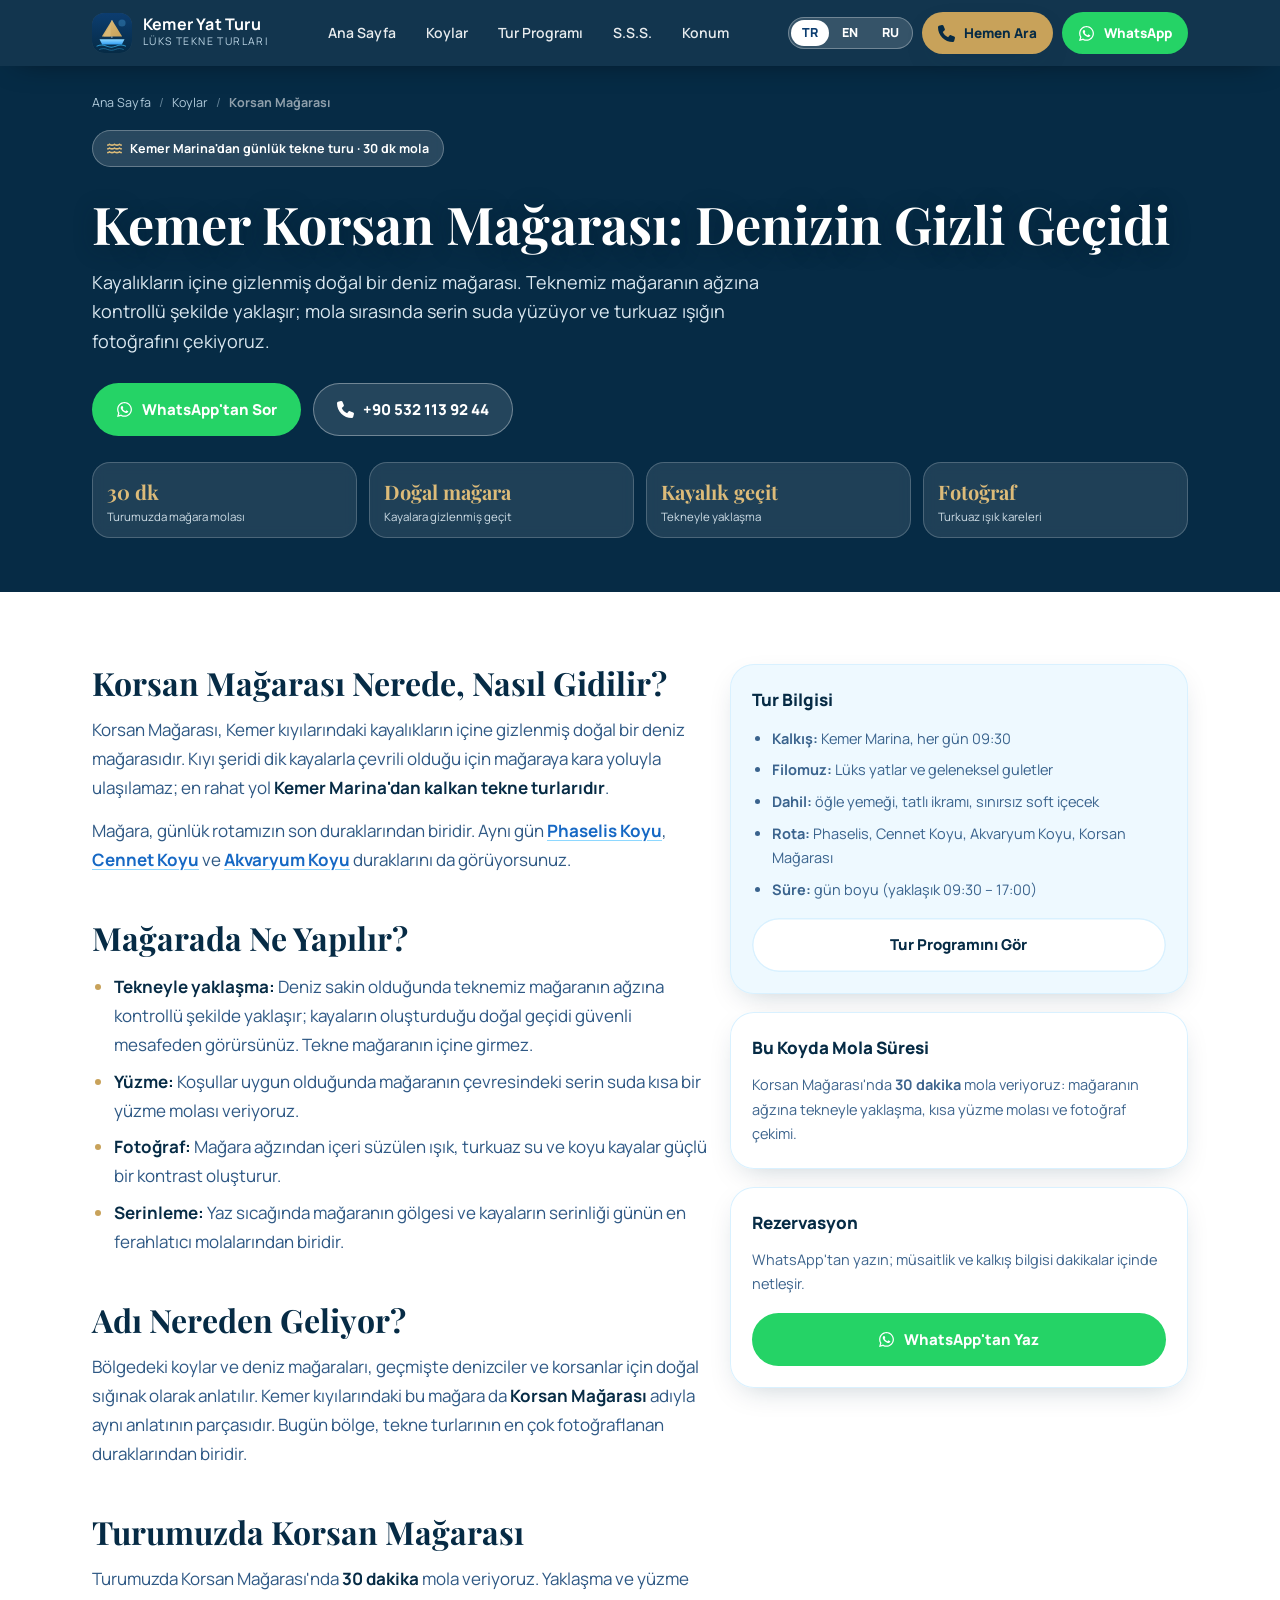
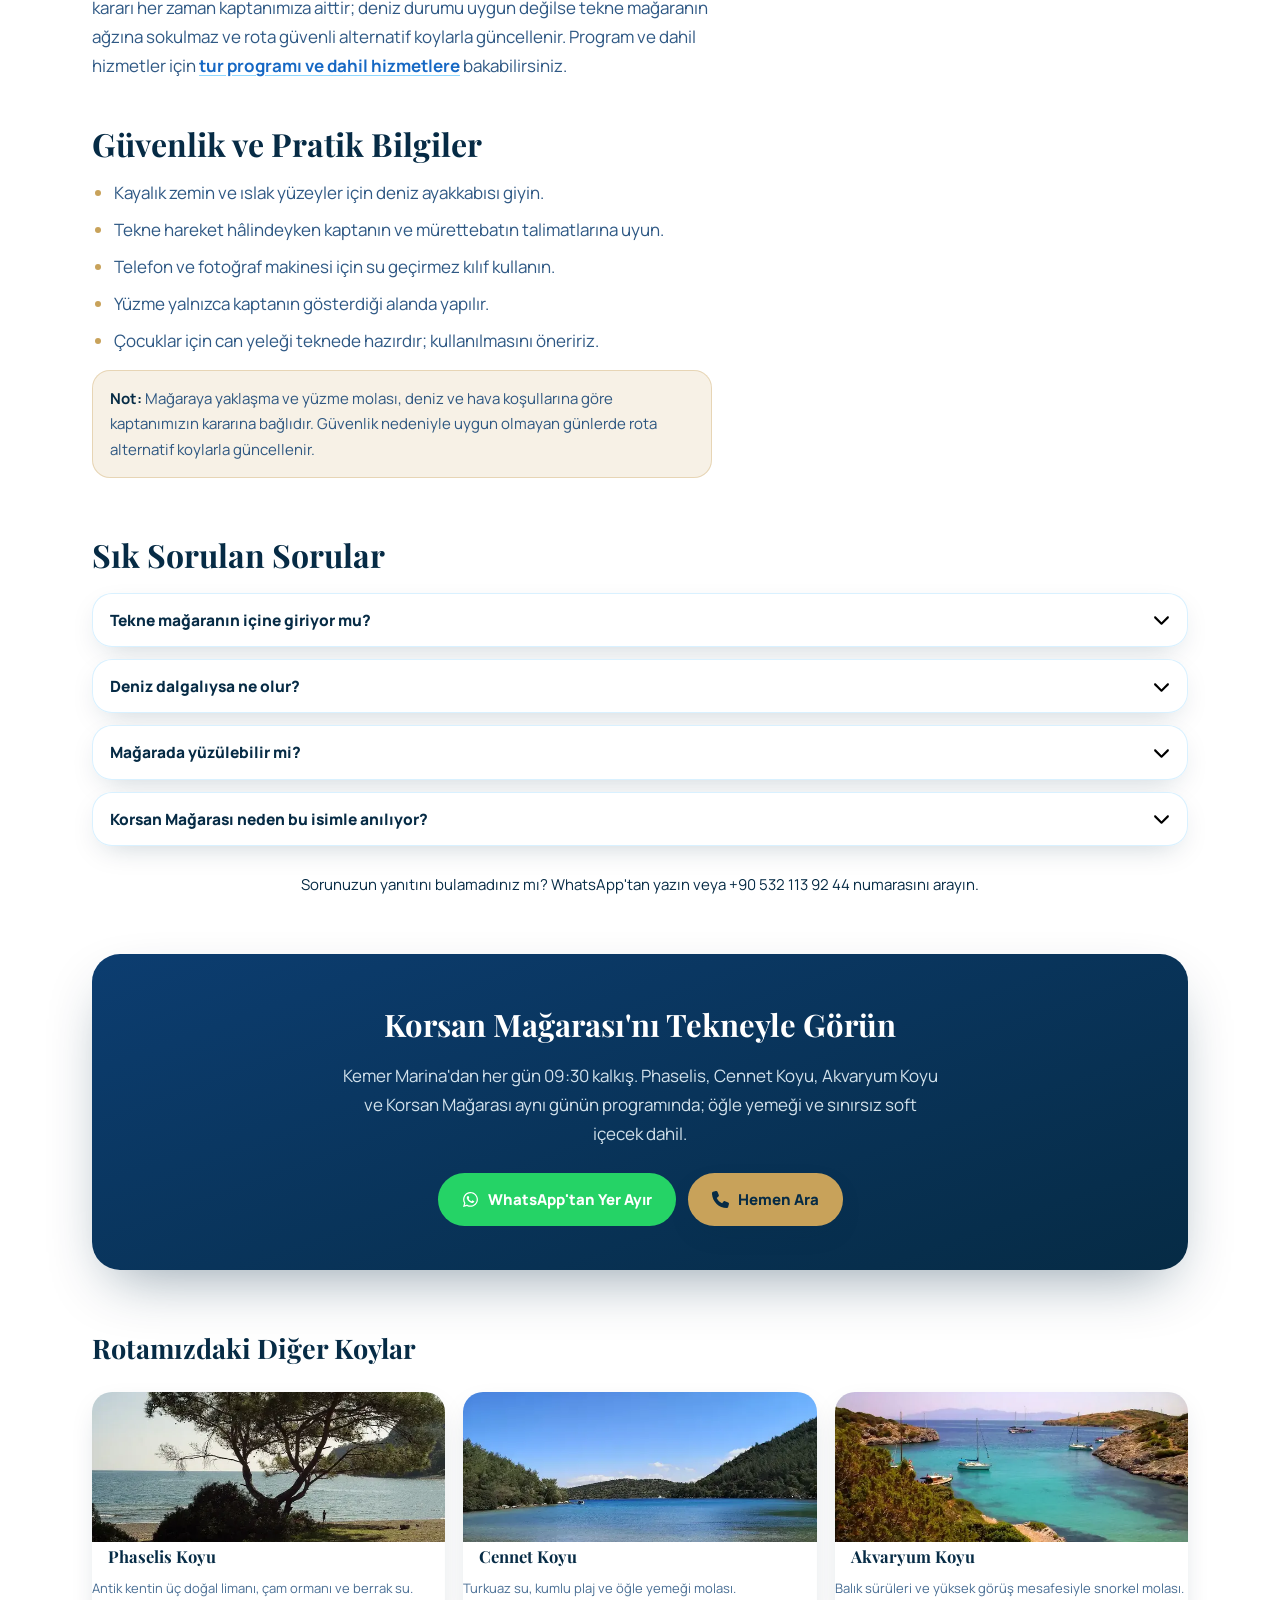
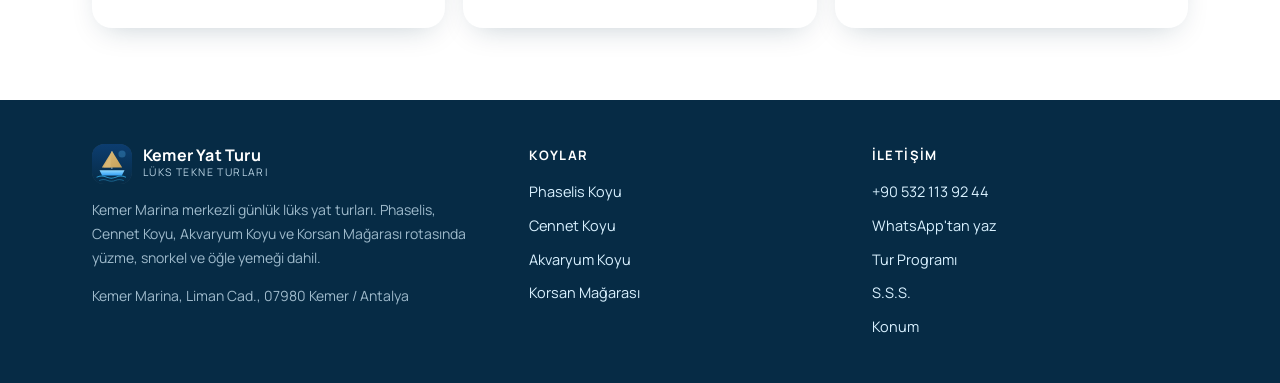
<file: korsan-magarasi.html>
<!DOCTYPE html>
<html lang="tr" dir="ltr" data-koy="korsan">
<head>
<meta charset="UTF-8">
<meta name="viewport" content="width=device-width, initial-scale=1.0">
<meta name="theme-color" content="#062b45">

<!-- ============ TEMEL SEO ============ -->
<title>Korsan Mağarası Kemer | Tekneyle Deniz Mağarası Turu</title>
<meta name="description" content="Kemer Korsan Mağarası: kayalara gizlenmiş doğal deniz mağarası. Teknemiz mağaranın ağzına güvenli mesafeden yaklaşır; serin suda yüzme ve fotoğraf durağı. Tur rotası ve pratik bilgiler.">
<meta name="robots" content="index, follow, max-image-preview:large, max-snippet:-1">
<meta name="author" content="Kemer Yat Turu">
<link rel="canonical" href="https://kemeryattur.com.tr/korsan-magarasi.html">
<link rel="alternate" hreflang="tr" href="https://kemeryattur.com.tr/korsan-magarasi.html">
<link rel="alternate" hreflang="en" href="https://kemeryattur.com.tr/korsan-magarasi.html?lang=en">
<link rel="alternate" hreflang="ru" href="https://kemeryattur.com.tr/korsan-magarasi.html?lang=ru">
<link rel="alternate" hreflang="x-default" href="https://kemeryattur.com.tr/korsan-magarasi.html">

<!-- ============ OPEN GRAPH / TWITTER ============ -->
<meta property="og:type" content="article">
<meta property="og:site_name" content="Kemer Yat Turu">
<meta property="og:locale" content="tr_TR">
<meta property="og:title" content="Korsan Mağarası: Denizin Gizli Geçidi">
<meta property="og:description" content="Kayalıkların içine gizlenmiş doğal deniz mağarası. Teknemiz mağaranın ağzına güvenli mesafeden yaklaşır; serin suda yüzme ve fotoğraf molası; Kemer Marina'dan günlük tekne turu.">
<meta property="og:url" content="https://kemeryattur.com.tr/korsan-magarasi.html">
<meta property="og:image" content="https://kemeryattur.com.tr/images/korsan-koyu.webp">
<meta property="og:image:type" content="image/webp">
<meta property="og:image:width" content="1600">
<meta property="og:image:height" content="933">
<meta property="og:image:alt" content="Kemer Korsan Koyu açıklarında derin mavi deniz – tekne turuyla yaklaşılan kayalık koy">
<meta name="twitter:card" content="summary_large_image">
<meta name="twitter:title" content="Korsan Mağarası: Denizin Gizli Geçidi">
<meta name="twitter:description" content="Kayalıkların içine gizlenmiş doğal deniz mağarası. Teknemiz mağaranın ağzına güvenli mesafeden yaklaşır; serin suda yüzme ve fotoğraf molası; Kemer Marina'dan günlük tekne turu.">
<meta name="twitter:image" content="https://kemeryattur.com.tr/images/korsan-koyu.webp">
<meta name="twitter:image:alt" content="Kemer Korsan Koyu açıklarında derin mavi deniz – tekne turuyla yaklaşılan kayalık koy">

<link rel="icon" href="data:image/svg+xml,%3Csvg xmlns='http://www.w3.org/2000/svg' viewBox='0 0 32 32'%3E%3Crect width='32' height='32' rx='7' fill='%23062b45'/%3E%3Cpath d='M6 21h20l-2 4H8z' fill='%2338bdf8'/%3E%3Cpath d='M16 6l8 13H8z' fill='%23c8a25a'/%3E%3C/svg%3E">

<!-- ============ PERFORMANS ============ -->
<link rel="preload" as="font" type="font/woff2" href="assets/fonts/playfair-display-700-latin.woff2" crossorigin>
<link rel="preload" as="font" type="font/woff2" href="assets/fonts/playfair-display-700-latin-ext.woff2" crossorigin>
<link rel="preload" as="image" href="images/korsan-koyu-768.webp" type="image/webp" media="(max-width: 767px)" fetchpriority="high">
<link rel="preload" as="image" href="images/korsan-koyu.webp" type="image/webp" media="(min-width: 768px)" fetchpriority="high">
<!-- Fontlar: self-host (assets/fonts/*.woff2) - Google Fonts CDN bagimliligi yok.
     @font-face tanimlari sayfaya gomuldu; kritik yolda ek istek olusmaz. -->
<style>
/* ==========================================================================
   Yerel font tanimlari (self-host) - Google Fonts CDN yerine
   Manrope 400/500/600/700/800, Playfair Display 600/700 (latin + latin-ext)
   Onbellek: vercel.json -> /assets/fonts/*.woff2 (immutable, 1 yil)
   ========================================================================== */
@font-face{font-family:'Manrope';font-style:normal;font-weight:400;font-display:swap;src:url('assets/fonts/manrope-400-latin-ext.woff2') format('woff2');unicode-range:U+0100-02BA, U+02BD-02C5, U+02C7-02CC, U+02CE-02D7, U+02DD-02FF, U+0304, U+0308, U+0329, U+1D00-1DBF, U+1E00-1E9F, U+1EF2-1EFF, U+2020, U+20A0-20AB, U+20AD-20C0, U+2113, U+2C60-2C7F, U+A720-A7FF}
@font-face{font-family:'Manrope';font-style:normal;font-weight:400;font-display:swap;src:url('assets/fonts/manrope-400-latin.woff2') format('woff2');unicode-range:U+0000-00FF, U+0131, U+0152-0153, U+02BB-02BC, U+02C6, U+02DA, U+02DC, U+0304, U+0308, U+0329, U+2000-206F, U+20AC, U+2122, U+2191, U+2193, U+2212, U+2215, U+FEFF, U+FFFD}
@font-face{font-family:'Manrope';font-style:normal;font-weight:500;font-display:swap;src:url('assets/fonts/manrope-500-latin-ext.woff2') format('woff2');unicode-range:U+0100-02BA, U+02BD-02C5, U+02C7-02CC, U+02CE-02D7, U+02DD-02FF, U+0304, U+0308, U+0329, U+1D00-1DBF, U+1E00-1E9F, U+1EF2-1EFF, U+2020, U+20A0-20AB, U+20AD-20C0, U+2113, U+2C60-2C7F, U+A720-A7FF}
@font-face{font-family:'Manrope';font-style:normal;font-weight:500;font-display:swap;src:url('assets/fonts/manrope-500-latin.woff2') format('woff2');unicode-range:U+0000-00FF, U+0131, U+0152-0153, U+02BB-02BC, U+02C6, U+02DA, U+02DC, U+0304, U+0308, U+0329, U+2000-206F, U+20AC, U+2122, U+2191, U+2193, U+2212, U+2215, U+FEFF, U+FFFD}
@font-face{font-family:'Manrope';font-style:normal;font-weight:600;font-display:swap;src:url('assets/fonts/manrope-600-latin-ext.woff2') format('woff2');unicode-range:U+0100-02BA, U+02BD-02C5, U+02C7-02CC, U+02CE-02D7, U+02DD-02FF, U+0304, U+0308, U+0329, U+1D00-1DBF, U+1E00-1E9F, U+1EF2-1EFF, U+2020, U+20A0-20AB, U+20AD-20C0, U+2113, U+2C60-2C7F, U+A720-A7FF}
@font-face{font-family:'Manrope';font-style:normal;font-weight:600;font-display:swap;src:url('assets/fonts/manrope-600-latin.woff2') format('woff2');unicode-range:U+0000-00FF, U+0131, U+0152-0153, U+02BB-02BC, U+02C6, U+02DA, U+02DC, U+0304, U+0308, U+0329, U+2000-206F, U+20AC, U+2122, U+2191, U+2193, U+2212, U+2215, U+FEFF, U+FFFD}
@font-face{font-family:'Manrope';font-style:normal;font-weight:700;font-display:swap;src:url('assets/fonts/manrope-700-latin-ext.woff2') format('woff2');unicode-range:U+0100-02BA, U+02BD-02C5, U+02C7-02CC, U+02CE-02D7, U+02DD-02FF, U+0304, U+0308, U+0329, U+1D00-1DBF, U+1E00-1E9F, U+1EF2-1EFF, U+2020, U+20A0-20AB, U+20AD-20C0, U+2113, U+2C60-2C7F, U+A720-A7FF}
@font-face{font-family:'Manrope';font-style:normal;font-weight:700;font-display:swap;src:url('assets/fonts/manrope-700-latin.woff2') format('woff2');unicode-range:U+0000-00FF, U+0131, U+0152-0153, U+02BB-02BC, U+02C6, U+02DA, U+02DC, U+0304, U+0308, U+0329, U+2000-206F, U+20AC, U+2122, U+2191, U+2193, U+2212, U+2215, U+FEFF, U+FFFD}
@font-face{font-family:'Manrope';font-style:normal;font-weight:800;font-display:swap;src:url('assets/fonts/manrope-800-latin-ext.woff2') format('woff2');unicode-range:U+0100-02BA, U+02BD-02C5, U+02C7-02CC, U+02CE-02D7, U+02DD-02FF, U+0304, U+0308, U+0329, U+1D00-1DBF, U+1E00-1E9F, U+1EF2-1EFF, U+2020, U+20A0-20AB, U+20AD-20C0, U+2113, U+2C60-2C7F, U+A720-A7FF}
@font-face{font-family:'Manrope';font-style:normal;font-weight:800;font-display:swap;src:url('assets/fonts/manrope-800-latin.woff2') format('woff2');unicode-range:U+0000-00FF, U+0131, U+0152-0153, U+02BB-02BC, U+02C6, U+02DA, U+02DC, U+0304, U+0308, U+0329, U+2000-206F, U+20AC, U+2122, U+2191, U+2193, U+2212, U+2215, U+FEFF, U+FFFD}
@font-face{font-family:'Playfair Display';font-style:normal;font-weight:600;font-display:swap;src:url('assets/fonts/playfair-display-600-latin-ext.woff2') format('woff2');unicode-range:U+0100-02BA, U+02BD-02C5, U+02C7-02CC, U+02CE-02D7, U+02DD-02FF, U+0304, U+0308, U+0329, U+1D00-1DBF, U+1E00-1E9F, U+1EF2-1EFF, U+2020, U+20A0-20AB, U+20AD-20C0, U+2113, U+2C60-2C7F, U+A720-A7FF}
@font-face{font-family:'Playfair Display';font-style:normal;font-weight:600;font-display:swap;src:url('assets/fonts/playfair-display-600-latin.woff2') format('woff2');unicode-range:U+0000-00FF, U+0131, U+0152-0153, U+02BB-02BC, U+02C6, U+02DA, U+02DC, U+0304, U+0308, U+0329, U+2000-206F, U+20AC, U+2122, U+2191, U+2193, U+2212, U+2215, U+FEFF, U+FFFD}
@font-face{font-family:'Playfair Display';font-style:normal;font-weight:700;font-display:swap;src:url('assets/fonts/playfair-display-700-latin-ext.woff2') format('woff2');unicode-range:U+0100-02BA, U+02BD-02C5, U+02C7-02CC, U+02CE-02D7, U+02DD-02FF, U+0304, U+0308, U+0329, U+1D00-1DBF, U+1E00-1E9F, U+1EF2-1EFF, U+2020, U+20A0-20AB, U+20AD-20C0, U+2113, U+2C60-2C7F, U+A720-A7FF}
@font-face{font-family:'Playfair Display';font-style:normal;font-weight:700;font-display:swap;src:url('assets/fonts/playfair-display-700-latin.woff2') format('woff2');unicode-range:U+0000-00FF, U+0131, U+0152-0153, U+02BB-02BC, U+02C6, U+02DA, U+02DC, U+0304, U+0308, U+0329, U+2000-206F, U+20AC, U+2122, U+2191, U+2193, U+2212, U+2215, U+FEFF, U+FFFD}
</style>
<style>
/* ==========================================================================
   Kemer Yat Turu - Koy detay sayfalari icin ortak stil dosyasi
   Tailwind'e bagimli DEGIL (index.html'deki derlenmis CSS'te olmayan
   siniflar orada calismiyor). Renkler, fontlar ve golgeler ana sayfayla
   birebir ayni degerlerde tanimlandi.
   ========================================================================== */
:root{
  --o950:#062b45; --o900:#0c3d70; --o800:#18569e; --o700:#1668c4;
  --o600:#1d81e3; --o400:#59c0ff; --o300:#8ed8ff; --o200:#bce7ff;
  --o100:#d9f1ff; --o50:#eef9ff; --gold:#c8a25a; --gold2:#dcbb79;
  --wa:#25d366;
  --card:0 10px 30px -12px rgba(6,43,69,.25);
  --lux:0 24px 60px -20px rgba(6,43,69,.45);
  --sans:Manrope,system-ui,-apple-system,"Segoe UI",Roboto,sans-serif;
  --display:"Playfair Display",Georgia,serif;
  --wrap:1160px;
}
*,*::before,*::after{box-sizing:border-box}
html{scroll-behavior:smooth;scroll-padding-top:88px}
body{margin:0;background:#fff;color:var(--o950);font-family:var(--sans);
  font-size:17px;line-height:1.7;overflow-x:hidden;-webkit-font-smoothing:antialiased}
img{display:block;max-width:100%;height:auto}
a{color:inherit;text-decoration:none}
svg{flex:none}
:focus-visible{outline:3px solid var(--gold);outline-offset:3px}
::selection{background:var(--gold);color:var(--o950)}
.sr-only{position:absolute;width:1px;height:1px;padding:0;margin:-1px;overflow:hidden;
  clip:rect(0,0,0,0);white-space:nowrap;border:0}

/* ---------- Yerlesim ---------- */
.wrap{width:100%;max-width:var(--wrap);margin:0 auto;padding:0 20px}
@media(min-width:768px){.wrap{padding:0 32px}}
.grid{display:grid;gap:18px}
@media(min-width:640px){.grid.cols-2{grid-template-columns:1fr 1fr}}
@media(min-width:900px){
  .grid.cols-3{grid-template-columns:repeat(3,1fr)}
  .grid.cols-2-lg{grid-template-columns:1.15fr .85fr}
}
.center{text-align:center}

/* ---------- Ust menu ---------- */
.head{position:sticky;top:0;z-index:60;background:rgba(6,43,69,.95);
  backdrop-filter:saturate(160%) blur(14px);box-shadow:0 10px 30px -18px rgba(0,0,0,.6)}
.head .wrap{display:flex;align-items:center;justify-content:space-between;gap:14px;
  min-height:66px;padding-top:8px;padding-bottom:8px}
.brand{display:flex;align-items:center;gap:11px;color:#fff}
.brand img{width:40px;height:40px;border-radius:12px;background:rgba(255,255,255,.12)}
.brand b{display:block;font-size:16px;line-height:1.15;letter-spacing:.2px}
.brand small{display:block;font-size:10.5px;letter-spacing:1.4px;text-transform:uppercase;
  color:var(--o100);opacity:.85}
.head-nav{display:none;gap:4px}
@media(min-width:1024px){.head-nav{display:flex}}
.head-nav a{padding:9px 13px;border-radius:12px;color:rgba(255,255,255,.9);
  font-size:14px;font-weight:600}
.head-nav a:hover{background:rgba(255,255,255,.1)}
.head-actions{display:flex;align-items:center;gap:9px}
.hide-sm{display:none}
@media(min-width:768px){.hide-sm{display:inline-flex}}

/* ---------- Butonlar ---------- */
.btn{display:inline-flex;align-items:center;justify-content:center;gap:9px;
  border:0;border-radius:999px;padding:14px 24px;font:inherit;font-size:15px;
  font-weight:800;cursor:pointer;transition:transform .25s ease,background-color .25s ease,
  color .25s ease,box-shadow .25s ease}
.btn svg{width:17px;height:17px}
.btn-gold{background:var(--gold);color:var(--o950);box-shadow:var(--card)}
.btn-gold:hover{background:var(--gold2)}
.btn-wa{background:var(--wa);color:#fff}
.btn-wa:hover{filter:brightness(1.08)}
.btn-ghost{background:rgba(255,255,255,.12);color:#fff;box-shadow:inset 0 0 0 1px rgba(255,255,255,.35)}
.btn-ghost:hover{background:#fff;color:var(--o950)}
.btn-line{background:#fff;color:var(--o950);box-shadow:inset 0 0 0 1.5px var(--o100)}
.btn-line:hover{background:var(--o50)}
.btn-sm{padding:10px 16px;font-size:13.5px}

/* ---------- Hero ---------- */
.hero{position:relative;isolation:isolate;color:#fff;overflow:hidden;
  background:var(--o950);padding:26px 0 54px}
.hero-media{position:absolute;inset:0;z-index:-2}
.hero-media img{width:100%;height:100%;object-fit:cover}
.hero-media::after{content:"";position:absolute;inset:0;
  background:linear-gradient(180deg,rgba(6,43,69,.86) 0%,rgba(6,43,69,.55) 45%,rgba(6,43,69,.88) 100%)}
.hero h1{font-family:var(--display);font-size:clamp(29px,6.6vw,52px);line-height:1.08;
  margin:16px 0 0;font-weight:700;text-shadow:0 3px 22px rgba(3,26,42,.45)}
.hero p.lead{margin:16px 0 0;font-size:clamp(15.5px,2.3vw,18px);line-height:1.65;
  color:rgba(238,249,255,.92);max-width:62ch}
.hero .btn-row{display:flex;flex-wrap:wrap;gap:12px;margin-top:26px}
.eyebrow{display:inline-flex;align-items:center;gap:8px;border-radius:999px;
  background:rgba(255,255,255,.14);box-shadow:inset 0 0 0 1px rgba(255,255,255,.28);
  padding:8px 15px;font-size:12.5px;font-weight:700;backdrop-filter:blur(6px)}
.eyebrow svg{width:15px;height:15px;color:var(--gold2)}

/* ---------- Kirinti izi ---------- */
.crumbs{display:flex;flex-wrap:wrap;align-items:center;gap:8px;font-size:12.5px;
  color:rgba(217,241,255,.8);margin:0 0 4px}
.crumbs a:hover{color:#fff;text-decoration:underline}
.crumbs span{opacity:.55}
.crumbs [aria-current]{color:#fff;font-weight:700}

/* ---------- Rakam kutusu ---------- */
.facts{display:grid;gap:12px;margin:26px 0 0;padding:0;list-style:none;
  grid-template-columns:repeat(2,1fr)}
@media(min-width:768px){.facts{grid-template-columns:repeat(4,1fr)}}
.facts li{background:rgba(255,255,255,.1);box-shadow:inset 0 0 0 1px rgba(255,255,255,.2);
  border-radius:18px;padding:13px 15px;backdrop-filter:blur(6px)}
.facts b{display:block;font-family:var(--display);font-size:20px;color:var(--gold2)}
.facts small{display:block;font-size:11.5px;line-height:1.35;color:rgba(238,249,255,.85)}

/* ---------- Icerik ---------- */
.main{padding:52px 0 8px}
@media(min-width:768px){.main{padding:72px 0 8px}}
.article{max-width:74ch}
.article h2{font-family:var(--display);font-size:clamp(23px,3.6vw,32px);line-height:1.2;
  margin:44px 0 0;font-weight:700}
.article h2:first-child{margin-top:0}
.article h3{font-size:18.5px;margin:26px 0 0;font-weight:800}
.article p{margin:14px 0 0;color:rgba(12,61,112,.86)}
.article ul,.article ol{margin:16px 0 0;padding-left:22px;color:rgba(12,61,112,.86)}
.article li{margin:8px 0 0}
.article li::marker{color:var(--gold)}
.article strong{color:var(--o950)}
.article a:not(.btn){color:var(--o700);font-weight:700;
  text-decoration:underline;text-decoration-color:var(--o300);text-underline-offset:3px}
.article a:not(.btn):hover{color:var(--o950)}
.side{display:grid;gap:18px;align-content:start}
@media(min-width:900px){.side{position:sticky;top:96px}}

/* ---------- Kartlar / kutular ---------- */
.card{background:#fff;border-radius:24px;padding:22px;
  box-shadow:var(--card),inset 0 0 0 1px var(--o100)}
.card h2,.card h3{margin:0;font-size:17px;font-family:var(--sans);font-weight:800}
.card p{margin:10px 0 0;font-size:14.5px;color:rgba(12,61,112,.8)}
.card ul{margin:12px 0 0;padding-left:20px;font-size:14.5px;color:rgba(12,61,112,.8)}
.card ul li{margin:7px 0 0}
.card .btn{width:100%;margin-top:16px}
.tint{background:var(--o50)}
.note{border-radius:18px;background:rgba(200,162,90,.15);
  box-shadow:inset 0 0 0 1px rgba(200,162,90,.35);padding:16px 18px;margin:24px 0 0;
  font-size:15px;color:var(--o900)}
.note b{color:var(--o950)}

/* ---------- S.S.S. ---------- */
.faq{border-radius:20px;background:#fff;margin:12px 0 0;overflow:hidden;
  box-shadow:var(--card),inset 0 0 0 1px var(--o100)}
.faq summary{display:flex;align-items:center;justify-content:space-between;gap:14px;
  cursor:pointer;list-style:none;padding:14px 18px;font-weight:800;font-size:15.5px}
.faq summary::-webkit-details-marker{display:none}
.faq summary:hover{background:var(--o50)}
.faq .ico{transition:transform .3s ease;color:var(--o700);width:17px;height:17px}
.faq[open] .ico{transform:rotate(180deg)}
.faq .ans{padding:0 18px 16px;font-size:15px;color:rgba(12,61,112,.85)}
.faq .ans p{margin:0}
.faq-more{margin:26px 0 0;text-align:center;font-size:15px}

/* ---------- CTA ---------- */
.cta{margin:56px 0 0;border-radius:28px;padding:32px 24px;color:#fff;text-align:center;
  background:linear-gradient(160deg,var(--o900) 0%,var(--o950) 100%);box-shadow:var(--lux)}
@media(min-width:768px){.cta{padding:44px 40px}}
.cta h2{font-family:var(--display);font-size:clamp(22px,3.4vw,31px);margin:0;font-weight:700}
.cta p{margin:12px auto 0;max-width:60ch;color:rgba(238,249,255,.88)}
.cta .btn-row{display:flex;flex-wrap:wrap;gap:12px;justify-content:center;margin-top:24px}

/* ---------- Diger koylar ---------- */
.more{margin:56px 0 0}
.more h2{font-family:var(--display);font-size:clamp(21px,3vw,27px);margin:0}
.more .grid{margin-top:20px}
.more a{display:block;border-radius:20px;overflow:hidden;background:#fff;
  box-shadow:var(--card);transition:transform .35s ease,box-shadow .35s ease}
.more a:hover,.more a:focus-visible{transform:translateY(-6px);box-shadow:var(--lux)}
.more img{height:150px;width:100%;object-fit:cover}
.more .t{padding:14px 16px}
.more b{font-family:var(--display);font-size:16.5px}
.more small{display:block;margin-top:5px;font-size:13px;color:rgba(12,61,112,.75)}

/* ---------- Alt bilgi ---------- */
.foot{margin-top:64px;background:var(--o950);color:var(--o100);padding:44px 0 96px;
  font-size:14.5px}
@media(min-width:768px){.foot{padding-bottom:44px}}
.foot .grid{gap:26px}
@media(min-width:768px){.foot .grid{grid-template-columns:1.3fr 1fr 1fr}}
.foot h2{font-size:13px;letter-spacing:1.4px;text-transform:uppercase;color:#fff;margin:0}
.foot ul{list-style:none;margin:14px 0 0;padding:0}
.foot li{margin:9px 0 0}
.foot a:hover{color:var(--gold2)}
.foot .about{color:rgba(217,241,255,.72);margin:14px 0 0;max-width:42ch;font-size:14px}
.foot .brand{margin-bottom:2px}

/* ---------- Sabit mobil aksiyon cubugu ---------- */
.sticky{position:fixed;left:0;right:0;bottom:0;z-index:70;display:grid;
  grid-template-columns:1fr 1fr;gap:8px;padding:10px 12px;
  background:rgba(6,43,69,.95);backdrop-filter:blur(10px);
  box-shadow:0 -10px 30px -18px rgba(0,0,0,.6)}
@media(min-width:768px){.sticky{display:none}}
.sticky .btn{padding:13px 12px;font-size:14px}

/* ---------- Ikonlar (satir ici SVG sprite) ---------- */
.i{height:1em;width:auto;display:inline-block;vertical-align:-.125em;fill:currentColor}

/* ---------- Bolum basligi (govde disi) ---------- */
.sec-h{font-family:var(--display);font-size:clamp(23px,3.6vw,32px);line-height:1.2;
  font-weight:700;margin:0 0 18px}

/* ---------- Dil secici (TR / EN / RU) ---------- */
.lang-switch{display:flex;align-items:center;gap:2px;padding:3px;border-radius:999px;
  background:rgba(255,255,255,.15);box-shadow:inset 0 0 0 1px rgba(255,255,255,.3)}
.lang-btn{border:0;background:transparent;color:#fff;font:inherit;font-size:12px;font-weight:800;
  line-height:1;padding:7px 9px;border-radius:999px;cursor:pointer;
  transition:background-color .25s ease,color .25s ease}
.lang-btn:hover{background:rgba(255,255,255,.16)}
.lang-btn.is-active{background:#fff;color:var(--o900)}
@media(min-width:768px){.lang-btn{font-size:12.5px;padding:7px 11px}}
@media(max-width:430px){
  .lang-btn{padding:6px 7px;font-size:11px}
  .brand small{display:none}
  .brand b{font-size:14.5px}
}

/* ---------- Hareket azaltma ---------- */
@media(prefers-reduced-motion:reduce){
  *{animation:none!important;transition:none!important}
  html{scroll-behavior:auto}
}
</style>
<script src="assets/koy-sayfa.js" defer></script>

<!-- Ikonlar: Font Awesome Free 6.5.2 (ikonlar CC BY 4.0, kod MIT) - fontawesome.com/license/free -->

<!-- ============ YAPISAL VERI (JSON-LD) ============ -->
<script type="application/ld+json">
{
  "@context": "https://schema.org",
  "@graph": [
    {
      "@type": "TouristAttraction",
      "name": "Korsan Mağarası",
      "description": "Kemer kıyılarındaki kayalıklara gizlenmiş doğal deniz mağarası; günlük tekne turumuzda mağaranın ağzına güvenli mesafeden yaklaşılır.",
      "image": "https://kemeryattur.com.tr/images/korsan-koyu.webp",
      "url": "https://kemeryattur.com.tr/korsan-magarasi.html",
      "address": {
        "@type": "PostalAddress",
        "addressLocality": "Kemer",
        "addressRegion": "Antalya",
        "addressCountry": "TR"
      },
      "touristType": [
        "Aileler",
        "Macera ve doğa",
        "Fotoğrafçılık"
      ],
      "publicAccess": true,
      "isPartOf": {
        "@type": "TouristDestination",
        "name": "Kemer, Antalya"
      },
      "provider": {
        "@type": "TourismInformationCenter",
        "name": "Kemer Yat Turu",
        "telephone": "+905321139244",
        "url": "https://kemeryattur.com.tr/"
      }
    },
    {
      "@type": "BreadcrumbList",
      "itemListElement": [
        {
          "@type": "ListItem",
          "position": 1,
          "name": "Ana Sayfa",
          "item": "https://kemeryattur.com.tr/"
        },
        {
          "@type": "ListItem",
          "position": 2,
          "name": "Gittiğimiz Koylar",
          "item": "https://kemeryattur.com.tr/#rotalar"
        },
        {
          "@type": "ListItem",
          "position": 3,
          "name": "Korsan Mağarası",
          "item": "https://kemeryattur.com.tr/korsan-magarasi.html"
        }
      ]
    },
    {
      "@type": "FAQPage",
      "mainEntity": [
        {
          "@type": "Question",
          "name": "Tekne mağaranın içine giriyor mu?",
          "acceptedAnswer": {
            "@type": "Answer",
            "text": "Hayır. Mağaranın kayalık ağzı teknelerin geçişi için uygun değildir; teknemiz mağaranın ağzına güvenli mesafeden yaklaşır ve mola sırasında kıyıya yakın bölümde yüzme imkânı sunulur. Yaklaşma ve yüzme kararı, deniz durumu uygun olduğunda kaptanımız tarafından verilir."
          }
        },
        {
          "@type": "Question",
          "name": "Deniz dalgalıysa ne olur?",
          "acceptedAnswer": {
            "@type": "Answer",
            "text": "Mağara girişi güvenlik nedeniyle iptal edilebilir. Böyle günlerde rotamız alternatif koylarla güncellenir; Kemer Marina'dan kalkış saati ve tur süresi değişmez. Hava ve deniz durumunu tur sabahı bizden öğrenebilirsiniz."
          }
        },
        {
          "@type": "Question",
          "name": "Mağarada yüzülebilir mi?",
          "acceptedAnswer": {
            "@type": "Answer",
            "text": "Koşullar uygun olduğunda kaptanımızın gösterdiği alanda kısa bir yüzme molası veriliyor. Can yeleği kullanmanızı ve kayalık zeminde dikkatli olmanızı öneririz."
          }
        },
        {
          "@type": "Question",
          "name": "Korsan Mağarası neden bu isimle anılıyor?",
          "acceptedAnswer": {
            "@type": "Answer",
            "text": "Bölgedeki deniz mağaraları geçmişte denizcilerin ve korsanların sığınağı olarak anlatılır. Bu anlatı, mağaranın adının kaynağı olarak kabul edilir."
          }
        }
      ]
    }
  ]
}
</script>
</head>
<body>
<!-- Ikonlar: Font Awesome Free 6.5.2 (CC BY 4.0) - fontawesome.com/license/free -->
<svg width="0" height="0" style="position:absolute;overflow:hidden" aria-hidden="true" focusable="false"><symbol id="i-chevron-down" viewBox="0 0 512 512"><path d="M233.4 406.6c12.5 12.5 32.8 12.5 45.3 0l192-192c12.5-12.5 12.5-32.8 0-45.3s-32.8-12.5-45.3 0L256 338.7 86.6 169.4c-12.5-12.5-32.8-12.5-45.3 0s-12.5 32.8 0 45.3l192 192z"/></symbol><symbol id="i-phone" viewBox="0 0 512 512"><path d="M164.9 24.6c-7.7-18.6-28-28.5-47.4-23.2l-88 24C12.1 30.2 0 46 0 64C0 311.4 200.6 512 448 512c18 0 33.8-12.1 38.6-29.5l24-88c5.3-19.4-4.6-39.7-23.2-47.4l-96-40c-16.3-6.8-35.2-2.1-46.3 11.6L304.7 368C234.3 334.7 177.3 277.7 144 207.3L193.3 167c13.7-11.2 18.4-30 11.6-46.3l-40-96z"/></symbol><symbol id="i-water" viewBox="0 0 576 512"><path d="M269.5 69.9c11.1-7.9 25.9-7.9 37 0C329 85.4 356.5 96 384 96c26.9 0 55.4-10.8 77.4-26.1l0 0c11.9-8.5 28.1-7.8 39.2 1.7c14.4 11.9 32.5 21 50.6 25.2c17.2 4 27.9 21.2 23.9 38.4s-21.2 27.9-38.4 23.9c-24.5-5.7-44.9-16.5-58.2-25C449.5 149.7 417 160 384 160c-31.9 0-60.6-9.9-80.4-18.9c-5.8-2.7-11.1-5.3-15.6-7.7c-4.5 2.4-9.7 5.1-15.6 7.7c-19.8 9-48.5 18.9-80.4 18.9c-33 0-65.5-10.3-94.5-25.8c-13.4 8.4-33.7 19.3-58.2 25c-17.2 4-34.4-6.7-38.4-23.9s6.7-34.4 23.9-38.4C42.8 92.6 61 83.5 75.3 71.6c11.1-9.5 27.3-10.1 39.2-1.7l0 0C136.7 85.2 165.1 96 192 96c27.5 0 55-10.6 77.5-26.1zm37 288C329 373.4 356.5 384 384 384c26.9 0 55.4-10.8 77.4-26.1l0 0c11.9-8.5 28.1-7.8 39.2 1.7c14.4 11.9 32.5 21 50.6 25.2c17.2 4 27.9 21.2 23.9 38.4s-21.2 27.9-38.4 23.9c-24.5-5.7-44.9-16.5-58.2-25C449.5 437.7 417 448 384 448c-31.9 0-60.6-9.9-80.4-18.9c-5.8-2.7-11.1-5.3-15.6-7.7c-4.5 2.4-9.7 5.1-15.6 7.7c-19.8 9-48.5 18.9-80.4 18.9c-33 0-65.5-10.3-94.5-25.8c-13.4 8.4-33.7 19.3-58.2 25c-17.2 4-34.4-6.7-38.4-23.9s6.7-34.4 23.9-38.4c18.1-4.2 36.2-13.3 50.6-25.2c11.1-9.4 27.3-10.1 39.2-1.7l0 0C136.7 373.2 165.1 384 192 384c27.5 0 55-10.6 77.5-26.1c11.1-7.9 25.9-7.9 37 0zm0-144C329 229.4 356.5 240 384 240c26.9 0 55.4-10.8 77.4-26.1l0 0c11.9-8.5 28.1-7.8 39.2 1.7c14.4 11.9 32.5 21 50.6 25.2c17.2 4 27.9 21.2 23.9 38.4s-21.2 27.9-38.4 23.9c-24.5-5.7-44.9-16.5-58.2-25C449.5 293.7 417 304 384 304c-31.9 0-60.6-9.9-80.4-18.9c-5.8-2.7-11.1-5.3-15.6-7.7c-4.5 2.4-9.7 5.1-15.6 7.7c-19.8 9-48.5 18.9-80.4 18.9c-33 0-65.5-10.3-94.5-25.8c-13.4 8.4-33.7 19.3-58.2 25c-17.2 4-34.4-6.7-38.4-23.9s6.7-34.4 23.9-38.4c18.1-4.2 36.2-13.3 50.6-25.2c11.1-9.5 27.3-10.1 39.2-1.7l0 0C136.7 229.2 165.1 240 192 240c27.5 0 55-10.6 77.5-26.1c11.1-7.9 25.9-7.9 37 0z"/></symbol><symbol id="i-whatsapp" viewBox="0 0 448 512"><path d="M380.9 97.1C339 55.1 283.2 32 223.9 32c-122.4 0-222 99.6-222 222 0 39.1 10.2 77.3 29.6 111L0 480l117.7-30.9c32.4 17.7 68.9 27 106.1 27h.1c122.3 0 224.1-99.6 224.1-222 0-59.3-25.2-115-67.1-157zm-157 341.6c-33.2 0-65.7-8.9-94-25.7l-6.7-4-69.8 18.3L72 359.2l-4.4-7c-18.5-29.4-28.2-63.3-28.2-98.2 0-101.7 82.8-184.5 184.6-184.5 49.3 0 95.6 19.2 130.4 54.1 34.8 34.9 56.2 81.2 56.1 130.5 0 101.8-84.9 184.6-186.6 184.6zm101.2-138.2c-5.5-2.8-32.8-16.2-37.9-18-5.1-1.9-8.8-2.8-12.5 2.8-3.7 5.6-14.3 18-17.6 21.8-3.2 3.7-6.5 4.2-12 1.4-32.6-16.3-54-29.1-75.5-66-5.7-9.8 5.7-9.1 16.3-30.3 1.8-3.7.9-6.9-.5-9.7-1.4-2.8-12.5-30.1-17.1-41.2-4.5-10.8-9.1-9.3-12.5-9.5-3.2-.2-6.9-.2-10.6-.2-3.7 0-9.7 1.4-14.8 6.9-5.1 5.6-19.4 19-19.4 46.3 0 27.3 19.9 53.7 22.6 57.4 2.8 3.7 39.1 59.7 94.8 83.8 35.2 15.2 49 16.5 66.6 13.9 10.7-1.6 32.8-13.4 37.4-26.4 4.6-13 4.6-24.1 3.2-26.4-1.3-2.5-5-3.9-10.5-6.6z"/></symbol></svg>

<!-- ================= UST MENU ================= -->
<header class="head">
  <div class="wrap">
    <a class="brand" href="index.html">
      <img src="images/logo.svg" width="40" height="40" alt="Kemer Yat Turu logosu">
      <span><b>Kemer Yat Turu</b><small data-i18n="brand_sub">Lüks Tekne Turları</small></span>
    </a>
    <nav class="head-nav" aria-label="Ana menü" data-i18n-aria="aria_menu">
      <a href="index.html" data-i18n="nav_home">Ana Sayfa</a>
      <a href="index.html#rotalar" data-i18n="nav_bays">Koylar</a>
      <a href="index.html#program" data-i18n="nav_program">Tur Programı</a>
      <a href="index.html#sss" data-i18n="nav_faq">S.S.S.</a>
      <a href="index.html#konum" data-i18n="nav_location">Konum</a>
    </nav>
    <div class="head-actions">
      <div class="lang-switch" role="group" aria-label="Dil seçimi / Language / Язык">
        <button type="button" class="lang-btn is-active" data-lang="tr" aria-pressed="true">TR</button>
        <button type="button" class="lang-btn" data-lang="en" aria-pressed="false">EN</button>
        <button type="button" class="lang-btn" data-lang="ru" aria-pressed="false">RU</button>
      </div>
      <a class="hide-sm btn btn-gold btn-sm" href="tel:+905321139244">
        <svg class="i" aria-hidden="true"><use href="#i-phone"></use></svg> <span data-i18n="nav_call">Hemen Ara</span>
      </a>
      <a data-wa="general" class="btn btn-wa btn-sm" href="https://wa.me/905321139244?text=Merhaba%2C%20Kemer%20yat%20turu%20hakk%C4%B1nda%20bilgi%20ve%20m%C3%BCsaitlik%20almak%20istiyorum." target="_blank" rel="noopener">
        <svg class="i" aria-hidden="true"><use href="#i-whatsapp"></use></svg>
        <span data-i18n="nav_wa">WhatsApp</span>
      </a>
    </div>
  </div>
</header>

<main>
<!-- ================= HERO ================= -->
<section class="hero">
  <div class="hero-media" aria-hidden="true">
    <picture>
      <source media="(max-width: 767px)" srcset="images/korsan-koyu-768.webp" type="image/webp">
      <img src="images/korsan-koyu.webp" width="1000" height="583" alt="" fetchpriority="high" decoding="async">
    </picture>
  </div>
  <div class="wrap">
    <nav class="crumbs" aria-label="Sayfa yolu" data-i18n-aria="aria_crumb">
      <a href="index.html" data-i18n="nav_home">Ana Sayfa</a> <span>/</span>
      <a href="index.html#rotalar" data-i18n="nav_bays">Koylar</a> <span>/</span>
      <span aria-current="page" data-i18n="crumb">Korsan Mağarası</span>
    </nav>
    <p class="eyebrow">
      <svg class="i" aria-hidden="true"><use href="#i-water"></use></svg>
      <span data-i18n="eyebrow">Kemer Marina'dan günlük tekne turu · 30 dk mola</span>
    </p>
    <h1 data-i18n="h1">Kemer Korsan Mağarası: Denizin Gizli Geçidi</h1>
    <p class="lead" data-i18n="lead">Kayalıkların içine gizlenmiş doğal bir deniz mağarası. Teknemiz mağaranın ağzına kontrollü şekilde yaklaşır; mola sırasında serin suda yüzüyor ve turkuaz ışığın fotoğrafını çekiyoruz.</p>
    <div class="btn-row">
      <a data-wa="korsan" class="btn btn-wa" href="https://wa.me/905321139244?text=Merhaba%2C%20Korsan%20Ma%C4%9Faras%C4%B1%20hakk%C4%B1nda%20bilgi%20ve%20rezervasyon%20almak%20istiyorum.%20Tarih%3A%20" target="_blank" rel="noopener">
        <svg class="i" aria-hidden="true"><use href="#i-whatsapp"></use></svg> <span data-i18n="cta_ask">WhatsApp'tan Sor</span>
      </a>
      <a class="btn btn-ghost" href="tel:+905321139244">
        <svg class="i" aria-hidden="true"><use href="#i-phone"></use></svg> +90 532 113 92 44
      </a>
    </div>
    <ul class="facts"><li><b data-i18n="fact1_v">30 dk</b><small data-i18n="fact1_l">Turumuzda mağara molası</small></li>
      <li><b data-i18n="fact2_v">Doğal mağara</b><small data-i18n="fact2_l">Kayalara gizlenmiş geçit</small></li>
      <li><b data-i18n="fact3_v">Kayalık geçit</b><small data-i18n="fact3_l">Tekneyle yaklaşma</small></li>
      <li><b data-i18n="fact4_v">Fotoğraf</b><small data-i18n="fact4_l">Turkuaz ışık kareleri</small></li></ul>
  </div>
</section>

<!-- ================= ICERIK ================= -->
<section class="main">
  <div class="wrap">
    <div class="grid cols-2-lg">
      <article class="article">
<h2 data-i18n="sec1_h2">Korsan Mağarası Nerede, Nasıl Gidilir?</h2>
<p data-i18n-html="sec1_p1">Korsan Mağarası, Kemer kıyılarındaki kayalıkların içine gizlenmiş doğal bir deniz mağarasıdır. Kıyı şeridi dik kayalarla çevrili olduğu için mağaraya kara yoluyla ulaşılamaz; en rahat yol <strong>Kemer Marina'dan kalkan tekne turlarıdır</strong>.</p>
<p data-i18n-html="sec1_p2">Mağara, günlük rotamızın son duraklarından biridir. Aynı gün <a href="phaselis-koyu.html">Phaselis Koyu</a>, <a href="cennet-koyu.html">Cennet Koyu</a> ve <a href="akvaryum-koyu.html">Akvaryum Koyu</a> duraklarını da görüyorsunuz.</p>
<h2 data-i18n="sec2_h2">Mağarada Ne Yapılır?</h2>
<ul>
   <li data-i18n-html="sec2_li1"><strong>Tekneyle yaklaşma:</strong> Deniz sakin olduğunda teknemiz mağaranın ağzına kontrollü şekilde yaklaşır; kayaların oluşturduğu doğal geçidi güvenli mesafeden görürsünüz. Tekne mağaranın içine girmez.</li>
   <li data-i18n-html="sec2_li2"><strong>Yüzme:</strong> Koşullar uygun olduğunda mağaranın çevresindeki serin suda kısa bir yüzme molası veriyoruz.</li>
   <li data-i18n-html="sec2_li3"><strong>Fotoğraf:</strong> Mağara ağzından içeri süzülen ışık, turkuaz su ve koyu kayalar güçlü bir kontrast oluşturur.</li>
   <li data-i18n-html="sec2_li4"><strong>Serinleme:</strong> Yaz sıcağında mağaranın gölgesi ve kayaların serinliği günün en ferahlatıcı molalarından biridir.</li>
   </ul>
<h2 data-i18n="sec3_h2">Adı Nereden Geliyor?</h2>
<p data-i18n-html="sec3_p1">Bölgedeki koylar ve deniz mağaraları, geçmişte denizciler ve korsanlar için doğal sığınak olarak anlatılır. Kemer kıyılarındaki bu mağara da <strong>Korsan Mağarası</strong> adıyla aynı anlatının parçasıdır. Bugün bölge, tekne turlarının en çok fotoğraflanan duraklarından biridir.</p>
<h2 data-i18n="sec4_h2">Turumuzda Korsan Mağarası</h2>
<p data-i18n-html="sec4_p1">Turumuzda Korsan Mağarası'nda <strong>30 dakika</strong> mola veriyoruz. Yaklaşma ve yüzme kararı her zaman kaptanımıza aittir; deniz durumu uygun değilse tekne mağaranın ağzına sokulmaz ve rota güvenli alternatif koylarla güncellenir. Program ve dahil hizmetler için <a href="index.html#program">tur programı ve dahil hizmetlere</a> bakabilirsiniz.</p>
<h2 data-i18n="sec5_h2">Güvenlik ve Pratik Bilgiler</h2>
<ul>
   <li data-i18n="sec5_li1">Kayalık zemin ve ıslak yüzeyler için deniz ayakkabısı giyin.</li>
   <li data-i18n="sec5_li2">Tekne hareket hâlindeyken kaptanın ve mürettebatın talimatlarına uyun.</li>
   <li data-i18n="sec5_li3">Telefon ve fotoğraf makinesi için su geçirmez kılıf kullanın.</li>
   <li data-i18n="sec5_li4">Yüzme yalnızca kaptanın gösterdiği alanda yapılır.</li>
   <li data-i18n="sec5_li5">Çocuklar için can yeleği teknede hazırdır; kullanılmasını öneririz.</li>
   </ul>
<p class="note" data-i18n-html="note"><b>Not:</b> Mağaraya yaklaşma ve yüzme molası, deniz ve hava koşullarına göre kaptanımızın kararına bağlıdır. Güvenlik nedeniyle uygun olmayan günlerde rota alternatif koylarla güncellenir.</p>
</article>

      <aside class="side">
        <div class="card tint">
          <h2 data-i18n="side_tour">Tur Bilgisi</h2>
          <ul>
            <li><strong data-i18n="side_depart">Kalkış:</strong> <span data-i18n="side_depart_v">Kemer Marina, her gün 09:30</span></li>
            <li><strong data-i18n="side_fleet">Filomuz:</strong> <span data-i18n="side_fleet_v">Lüks yatlar ve geleneksel guletler</span></li>
            <li><strong data-i18n="side_incl">Dahil:</strong> <span data-i18n="side_incl_v">öğle yemeği, tatlı ikramı, sınırsız soft içecek</span></li>
            <li><strong data-i18n="side_route">Rota:</strong> <span data-i18n="side_route_v">Phaselis, Cennet Koyu, Akvaryum Koyu, Korsan Mağarası</span></li>
            <li><strong data-i18n="side_dur">Süre:</strong> <span data-i18n="side_dur_v">gün boyu (yaklaşık 09:30 – 17:00)</span></li>
          </ul>
          <a class="btn btn-line" href="index.html#program"><span data-i18n="cta_program">Tur Programını Gör</span></a>
        </div>
        <div class="card">
          <h2 data-i18n="side_stop">Bu Koyda Mola Süresi</h2>
          <p data-i18n-html="stop">Korsan Mağarası'nda <strong>30 dakika</strong> mola veriyoruz: mağaranın ağzına tekneyle yaklaşma, kısa yüzme molası ve fotoğraf çekimi.</p>
        </div>
        <div class="card">
          <h2 data-i18n="side_book">Rezervasyon</h2>
          <p data-i18n="side_book_text">WhatsApp'tan yazın; müsaitlik ve kalkış bilgisi dakikalar içinde netleşir.</p>
          <a data-wa="korsan" class="btn btn-wa" href="https://wa.me/905321139244?text=Merhaba%2C%20Korsan%20Ma%C4%9Faras%C4%B1%20hakk%C4%B1nda%20bilgi%20ve%20rezervasyon%20almak%20istiyorum.%20Tarih%3A%20" target="_blank" rel="noopener">
            <svg class="i" aria-hidden="true"><use href="#i-whatsapp"></use></svg> <span data-i18n="cta_write">WhatsApp'tan Yaz</span>
          </a>
        </div>
      </aside>
    </div>

    <section style="margin-top:58px" aria-labelledby="sss">
      <h2 id="sss" class="sec-h" data-i18n="faq_title">Sık Sorulan Sorular</h2>
      <details class="faq">
        <summary><span data-i18n="faq_q1">Tekne mağaranın içine giriyor mu?</span>
          <svg class="ico" aria-hidden="true"><use href="#i-chevron-down"></use></svg>
        </summary>
        <div class="ans"><p data-i18n="faq_a1">Hayır. Mağaranın kayalık ağzı teknelerin geçişi için uygun değildir; teknemiz mağaranın ağzına güvenli mesafeden yaklaşır ve mola sırasında kıyıya yakın bölümde yüzme imkânı sunulur. Yaklaşma ve yüzme kararı, deniz durumu uygun olduğunda kaptanımız tarafından verilir.</p></div>
      </details>
      <details class="faq">
        <summary><span data-i18n="faq_q2">Deniz dalgalıysa ne olur?</span>
          <svg class="ico" aria-hidden="true"><use href="#i-chevron-down"></use></svg>
        </summary>
        <div class="ans"><p data-i18n="faq_a2">Mağara molası güvenlik nedeniyle iptal edilebilir. Böyle günlerde rotamız alternatif koylarla güncellenir; Kemer Marina'dan kalkış saati ve tur süresi değişmez. Hava ve deniz durumunu tur sabahı bizden öğrenebilirsiniz.</p></div>
      </details>
      <details class="faq">
        <summary><span data-i18n="faq_q3">Mağarada yüzülebilir mi?</span>
          <svg class="ico" aria-hidden="true"><use href="#i-chevron-down"></use></svg>
        </summary>
        <div class="ans"><p data-i18n="faq_a3">Koşullar uygun olduğunda kaptanımızın gösterdiği alanda kısa bir yüzme molası veriyoruz. Can yeleği kullanmanızı ve kayalık zeminde dikkatli olmanızı öneririz.</p></div>
      </details>
      <details class="faq">
        <summary><span data-i18n="faq_q4">Korsan Mağarası neden bu isimle anılıyor?</span>
          <svg class="ico" aria-hidden="true"><use href="#i-chevron-down"></use></svg>
        </summary>
        <div class="ans"><p data-i18n="faq_a4">Bölgedeki deniz mağaraları geçmişte denizcilerin ve korsanların sığınağı olarak anlatılır. Bu anlatı, mağaranın adının kaynağı olarak kabul edilir.</p></div>
      </details>
      <p class="faq-more"><span data-i18n="faq_more_pre">Sorunuzun yanıtını bulamadınız mı?</span>
        <a data-wa="korsan" href="https://wa.me/905321139244?text=Merhaba%2C%20Korsan%20Ma%C4%9Faras%C4%B1%20hakk%C4%B1nda%20bilgi%20ve%20rezervasyon%20almak%20istiyorum.%20Tarih%3A%20" target="_blank" rel="noopener"><span data-i18n="faq_more_link">WhatsApp'tan yazın</span></a> <span data-i18n="faq_more_mid">veya</span>
        <a href="tel:+905321139244">+90 532 113 92 44</a> <span data-i18n="faq_more_post">numarasını arayın.</span></p>
    </section>

    <section class="cta">
      <h2 data-i18n="cta_title">Korsan Mağarası'nı Tekneyle Görün</h2>
      <p data-i18n="cta_text">Kemer Marina'dan her gün 09:30 kalkış. Phaselis, Cennet Koyu, Akvaryum Koyu ve Korsan Mağarası aynı günün programında; öğle yemeği ve sınırsız soft içecek dahil.</p>
      <div class="btn-row">
        <a data-wa="korsan" class="btn btn-wa" href="https://wa.me/905321139244?text=Merhaba%2C%20Korsan%20Ma%C4%9Faras%C4%B1%20hakk%C4%B1nda%20bilgi%20ve%20rezervasyon%20almak%20istiyorum.%20Tarih%3A%20" target="_blank" rel="noopener">
          <svg class="i" aria-hidden="true"><use href="#i-whatsapp"></use></svg> <span data-i18n="cta_book">WhatsApp'tan Yer Ayır</span>
        </a>
        <a class="btn btn-gold" href="tel:+905321139244">
          <svg class="i" aria-hidden="true"><use href="#i-phone"></use></svg> <span data-i18n="nav_call">Hemen Ara</span>
        </a>
      </div>
    </section>

    <section class="more">
      <h2 data-i18n="more_title">Rotamızdaki Diğer Koylar</h2>
      <div class="grid cols-3">        <a href="phaselis-koyu.html">
          <img src="images/phaselis-koyu-640.webp" width="480" height="320" alt="Phaselis Koyu'nda çam ormanına bakan berrak deniz – Kemer yat turu rotası" data-i18n-alt="more_phaselis_alt" loading="lazy" decoding="async">
          <span class="t"><b data-i18n="more_phaselis">Phaselis Koyu</b><small data-i18n="more_phaselis_desc">Antik kentin üç doğal limanı, çam ormanı ve berrak su.</small></span>
        </a>
        <a href="cennet-koyu.html">
          <img src="images/cennet-koyu-640.webp" width="480" height="320" alt="Cennet Koyu'nda turkuaz su ve kumlu plaj – Kemer yat turu rotası" data-i18n-alt="more_cennet_alt" loading="lazy" decoding="async">
          <span class="t"><b data-i18n="more_cennet">Cennet Koyu</b><small data-i18n="more_cennet_desc">Turkuaz su, kumlu plaj ve öğle yemeği molası.</small></span>
        </a>
        <a href="akvaryum-koyu.html">
          <img src="images/akvaryum-koyu-640.webp" width="480" height="320" alt="Akvaryum Koyu'nda berrak su ve balık sürüleri – snorkel molası" data-i18n-alt="more_akvaryum_alt" loading="lazy" decoding="async">
          <span class="t"><b data-i18n="more_akvaryum">Akvaryum Koyu</b><small data-i18n="more_akvaryum_desc">Balık sürüleri ve yüksek görüş mesafesiyle snorkel molası.</small></span>
        </a></div>
    </section>
  </div>
</section>
</main>

<!-- ================= ALT BILGI ================= -->
<footer class="foot">
  <div class="wrap grid">
    <div>
      <a class="brand" href="index.html">
        <img src="images/logo.svg" width="40" height="40" alt="Kemer Yat Turu logosu">
        <span><b>Kemer Yat Turu</b><small data-i18n="brand_sub">Lüks Tekne Turları</small></span>
      </a>
      <p class="about" data-i18n="foot_about">Kemer Marina merkezli günlük lüks yat turları. Phaselis, Cennet Koyu,
        Akvaryum Koyu ve Korsan Mağarası rotasında yüzme, snorkel ve öğle yemeği dahil.</p>
      <p class="about">Kemer Marina, Liman Cad., 07980 Kemer / Antalya</p>
    </div>
    <div>
      <h2 data-i18n="foot_bays">Koylar</h2>
      <ul>        <li><a href="phaselis-koyu.html" data-i18n="more_phaselis">Phaselis Koyu</a></li>
        <li><a href="cennet-koyu.html" data-i18n="more_cennet">Cennet Koyu</a></li>
        <li><a href="akvaryum-koyu.html" data-i18n="more_akvaryum">Akvaryum Koyu</a></li>
        <li><a href="korsan-magarasi.html" data-i18n="more_korsan">Korsan Mağarası</a></li></ul>
    </div>
    <div>
      <h2 data-i18n="foot_contact">İletişim</h2>
      <ul>
        <li><a href="tel:+905321139244">+90 532 113 92 44</a></li>
        <li><a data-wa="general" data-i18n="foot_wa" href="https://wa.me/905321139244?text=Merhaba%2C%20Kemer%20yat%20turu%20hakk%C4%B1nda%20bilgi%20ve%20m%C3%BCsaitlik%20almak%20istiyorum." target="_blank" rel="noopener">WhatsApp'tan yaz</a></li>
        <li><a href="index.html#program" data-i18n="nav_program">Tur Programı</a></li>
        <li><a href="index.html#sss" data-i18n="nav_faq">S.S.S.</a></li>
        <li><a href="index.html#konum" data-i18n="nav_location">Konum</a></li>
      </ul>
    </div>
  </div>
</footer>

<div class="sticky">
  <a class="btn btn-gold" href="tel:+905321139244">
    <svg class="i" aria-hidden="true"><use href="#i-phone"></use></svg> <span data-i18n="nav_call">Hemen Ara</span>
  </a>
  <a data-wa="korsan" class="btn btn-wa" href="https://wa.me/905321139244?text=Merhaba%2C%20Korsan%20Ma%C4%9Faras%C4%B1%20hakk%C4%B1nda%20bilgi%20ve%20rezervasyon%20almak%20istiyorum.%20Tarih%3A%20" target="_blank" rel="noopener">
    <svg class="i" aria-hidden="true"><use href="#i-whatsapp"></use></svg> WhatsApp
  </a>
</div>
</body>
</html>
</file>
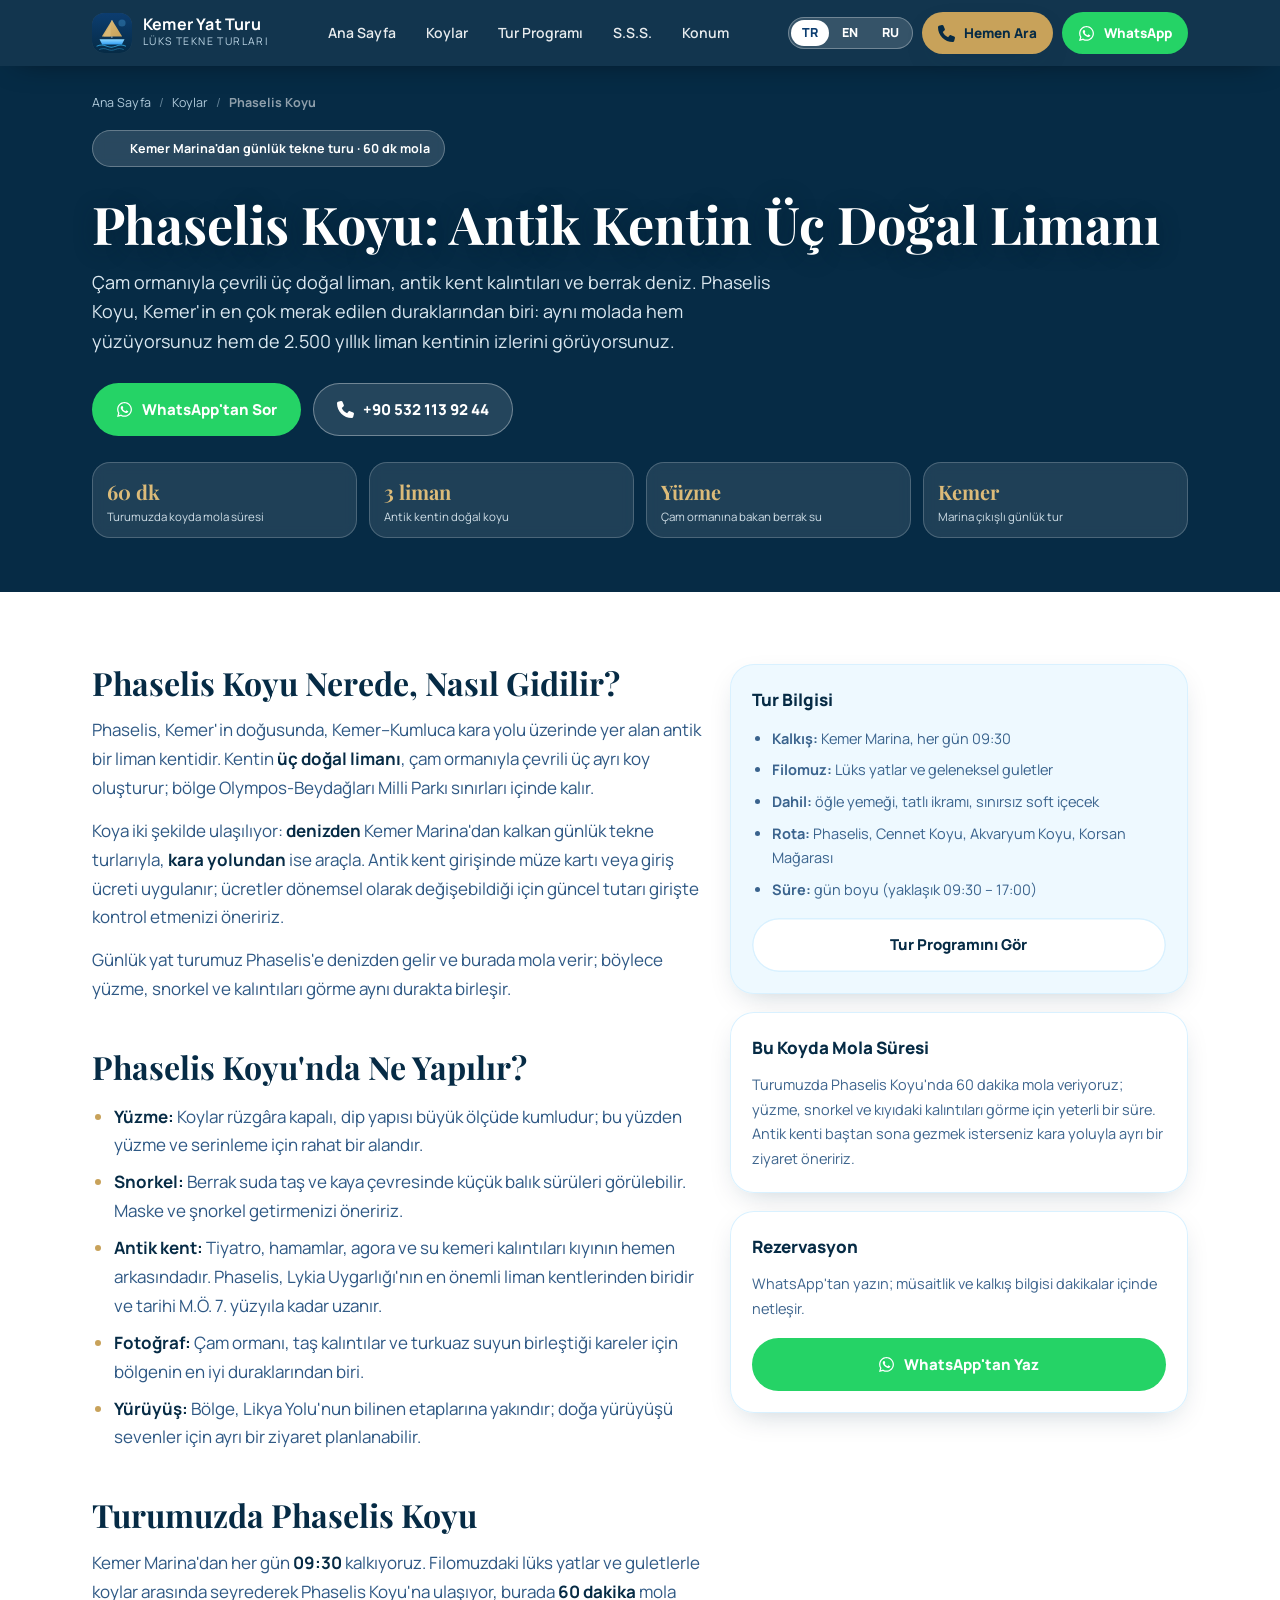
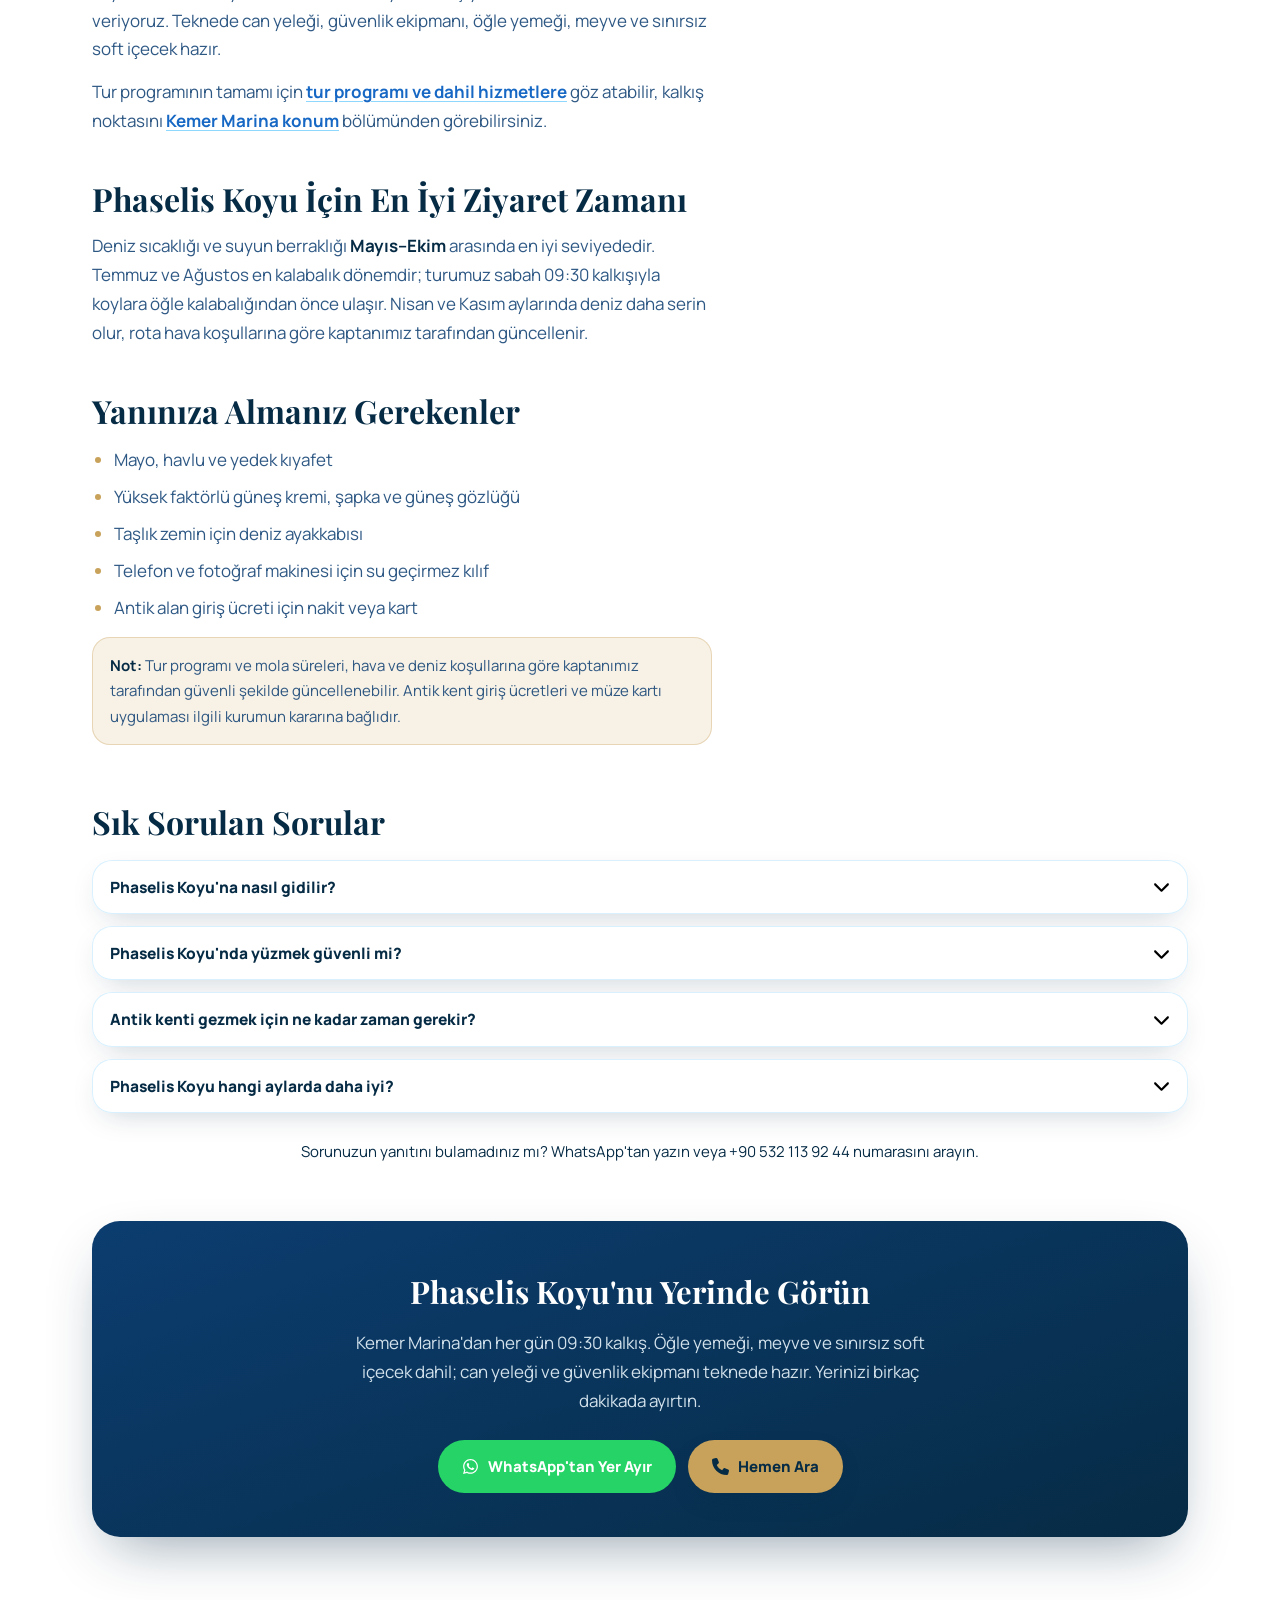
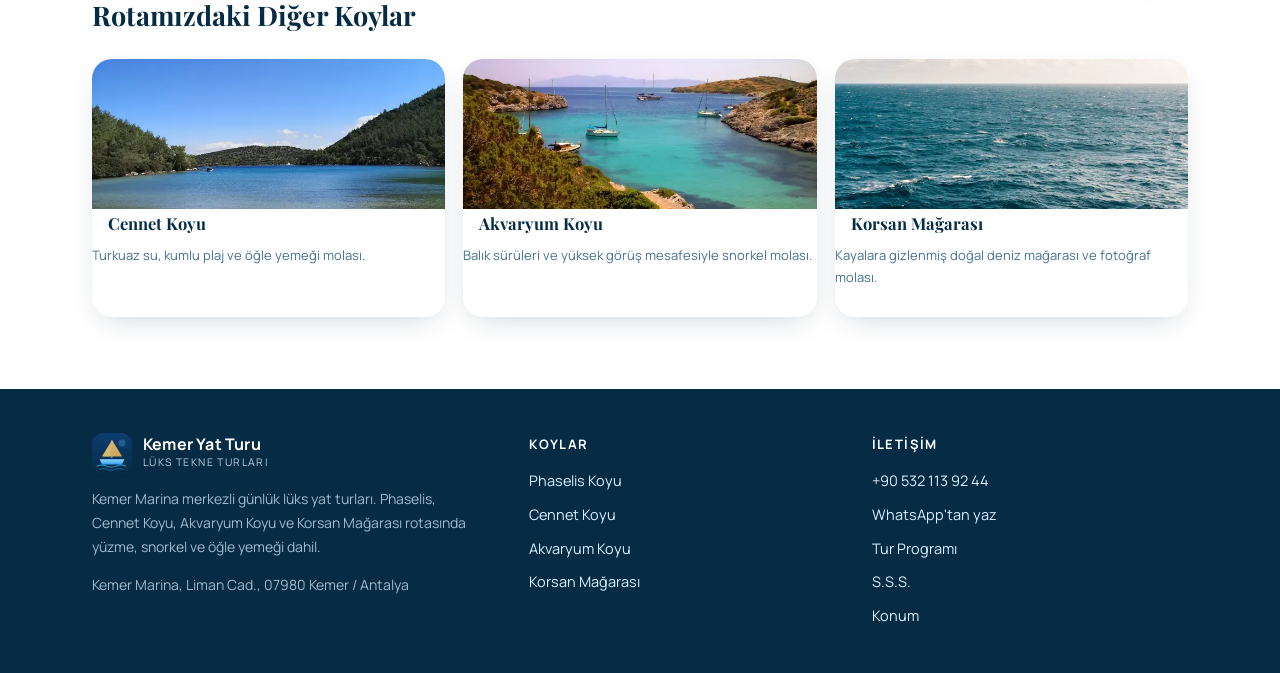
<file: phaselis-koyu.html>
<!DOCTYPE html>
<html lang="tr" dir="ltr" data-koy="phaselis">
<head>
<meta charset="UTF-8">
<meta name="viewport" content="width=device-width, initial-scale=1.0">
<meta name="theme-color" content="#062b45">

<!-- ============ TEMEL SEO ============ -->
<title>Phaselis Koyu | Kemer'den Tekne Turu &amp; Gezi Rehberi</title>
<meta name="description" content="Phaselis Koyu rehberi: antik kentin üç doğal limanı, yüzme ve snorkel noktaları. Kemer Marina'dan günlük tekne turu ile ulaşım, mola süresi ve pratik bilgiler.">
<meta name="robots" content="index, follow, max-image-preview:large, max-snippet:-1">
<meta name="author" content="Kemer Yat Turu">
<link rel="canonical" href="https://kemeryattur.com.tr/phaselis-koyu.html">
<link rel="alternate" hreflang="tr" href="https://kemeryattur.com.tr/phaselis-koyu.html">
<link rel="alternate" hreflang="en" href="https://kemeryattur.com.tr/phaselis-koyu.html?lang=en">
<link rel="alternate" hreflang="ru" href="https://kemeryattur.com.tr/phaselis-koyu.html?lang=ru">
<link rel="alternate" hreflang="x-default" href="https://kemeryattur.com.tr/phaselis-koyu.html">

<!-- ============ OPEN GRAPH / TWITTER ============ -->
<meta property="og:type" content="article">
<meta property="og:site_name" content="Kemer Yat Turu">
<meta property="og:locale" content="tr_TR">
<meta property="og:title" content="Phaselis Koyu: Antik Kentin Üç Doğal Limanı">
<meta property="og:description" content="Çam ormanıyla çevrili üç doğal liman, antik kent kalıntıları ve berrak su. Kemer Marina'dan günlük tekne turumuzda Phaselis Koyu'nda 60 dakika mola veriyoruz.">
<meta property="og:url" content="https://kemeryattur.com.tr/phaselis-koyu.html">
<meta property="og:image" content="https://kemeryattur.com.tr/images/phaselis-koyu.webp">
<meta property="og:image:type" content="image/webp">
<meta property="og:image:width" content="1000">
<meta property="og:image:height" content="668">
<meta property="og:image:alt" content="Phaselis Koyu'nda antik kent kalıntıları ve çam ormanıyla çevrili turkuaz deniz">
<meta name="twitter:card" content="summary_large_image">
<meta name="twitter:title" content="Phaselis Koyu: Antik Kentin Üç Doğal Limanı">
<meta name="twitter:description" content="Çam ormanıyla çevrili üç doğal liman, antik kent kalıntıları ve berrak su. Kemer Marina'dan günlük tekne turumuzda Phaselis Koyu'nda 60 dakika mola veriyoruz.">
<meta name="twitter:image" content="https://kemeryattur.com.tr/images/phaselis-koyu.webp">
<meta name="twitter:image:alt" content="Phaselis Koyu'nda antik kent kalıntıları ve çam ormanıyla çevrili turkuaz deniz">

<link rel="icon" href="data:image/svg+xml,%3Csvg xmlns='http://www.w3.org/2000/svg' viewBox='0 0 32 32'%3E%3Crect width='32' height='32' rx='7' fill='%23062b45'/%3E%3Cpath d='M6 21h20l-2 4H8z' fill='%2338bdf8'/%3E%3Cpath d='M16 6l8 13H8z' fill='%23c8a25a'/%3E%3C/svg%3E">

<!-- ============ PERFORMANS ============ -->
<link rel="preload" as="font" type="font/woff2" href="assets/fonts/playfair-display-700-latin.woff2" crossorigin>
<link rel="preload" as="font" type="font/woff2" href="assets/fonts/playfair-display-700-latin-ext.woff2" crossorigin>
<link rel="preload" as="image" href="images/phaselis-koyu-768.webp" type="image/webp" media="(max-width: 767px)" fetchpriority="high">
<link rel="preload" as="image" href="images/phaselis-koyu.webp" type="image/webp" media="(min-width: 768px)" fetchpriority="high">
<!-- Fontlar: self-host (assets/fonts/*.woff2) - Google Fonts CDN bagimliligi yok.
     @font-face tanimlari sayfaya gomuldu; kritik yolda ek istek olusmaz. -->
<style>
/* ==========================================================================
   Yerel font tanimlari (self-host) - Google Fonts CDN yerine
   Manrope 400/500/600/700/800, Playfair Display 600/700 (latin + latin-ext)
   Onbellek: vercel.json -> /assets/fonts/*.woff2 (immutable, 1 yil)
   ========================================================================== */
@font-face{font-family:'Manrope';font-style:normal;font-weight:400;font-display:swap;src:url('assets/fonts/manrope-400-latin-ext.woff2') format('woff2');unicode-range:U+0100-02BA, U+02BD-02C5, U+02C7-02CC, U+02CE-02D7, U+02DD-02FF, U+0304, U+0308, U+0329, U+1D00-1DBF, U+1E00-1E9F, U+1EF2-1EFF, U+2020, U+20A0-20AB, U+20AD-20C0, U+2113, U+2C60-2C7F, U+A720-A7FF}
@font-face{font-family:'Manrope';font-style:normal;font-weight:400;font-display:swap;src:url('assets/fonts/manrope-400-latin.woff2') format('woff2');unicode-range:U+0000-00FF, U+0131, U+0152-0153, U+02BB-02BC, U+02C6, U+02DA, U+02DC, U+0304, U+0308, U+0329, U+2000-206F, U+20AC, U+2122, U+2191, U+2193, U+2212, U+2215, U+FEFF, U+FFFD}
@font-face{font-family:'Manrope';font-style:normal;font-weight:500;font-display:swap;src:url('assets/fonts/manrope-500-latin-ext.woff2') format('woff2');unicode-range:U+0100-02BA, U+02BD-02C5, U+02C7-02CC, U+02CE-02D7, U+02DD-02FF, U+0304, U+0308, U+0329, U+1D00-1DBF, U+1E00-1E9F, U+1EF2-1EFF, U+2020, U+20A0-20AB, U+20AD-20C0, U+2113, U+2C60-2C7F, U+A720-A7FF}
@font-face{font-family:'Manrope';font-style:normal;font-weight:500;font-display:swap;src:url('assets/fonts/manrope-500-latin.woff2') format('woff2');unicode-range:U+0000-00FF, U+0131, U+0152-0153, U+02BB-02BC, U+02C6, U+02DA, U+02DC, U+0304, U+0308, U+0329, U+2000-206F, U+20AC, U+2122, U+2191, U+2193, U+2212, U+2215, U+FEFF, U+FFFD}
@font-face{font-family:'Manrope';font-style:normal;font-weight:600;font-display:swap;src:url('assets/fonts/manrope-600-latin-ext.woff2') format('woff2');unicode-range:U+0100-02BA, U+02BD-02C5, U+02C7-02CC, U+02CE-02D7, U+02DD-02FF, U+0304, U+0308, U+0329, U+1D00-1DBF, U+1E00-1E9F, U+1EF2-1EFF, U+2020, U+20A0-20AB, U+20AD-20C0, U+2113, U+2C60-2C7F, U+A720-A7FF}
@font-face{font-family:'Manrope';font-style:normal;font-weight:600;font-display:swap;src:url('assets/fonts/manrope-600-latin.woff2') format('woff2');unicode-range:U+0000-00FF, U+0131, U+0152-0153, U+02BB-02BC, U+02C6, U+02DA, U+02DC, U+0304, U+0308, U+0329, U+2000-206F, U+20AC, U+2122, U+2191, U+2193, U+2212, U+2215, U+FEFF, U+FFFD}
@font-face{font-family:'Manrope';font-style:normal;font-weight:700;font-display:swap;src:url('assets/fonts/manrope-700-latin-ext.woff2') format('woff2');unicode-range:U+0100-02BA, U+02BD-02C5, U+02C7-02CC, U+02CE-02D7, U+02DD-02FF, U+0304, U+0308, U+0329, U+1D00-1DBF, U+1E00-1E9F, U+1EF2-1EFF, U+2020, U+20A0-20AB, U+20AD-20C0, U+2113, U+2C60-2C7F, U+A720-A7FF}
@font-face{font-family:'Manrope';font-style:normal;font-weight:700;font-display:swap;src:url('assets/fonts/manrope-700-latin.woff2') format('woff2');unicode-range:U+0000-00FF, U+0131, U+0152-0153, U+02BB-02BC, U+02C6, U+02DA, U+02DC, U+0304, U+0308, U+0329, U+2000-206F, U+20AC, U+2122, U+2191, U+2193, U+2212, U+2215, U+FEFF, U+FFFD}
@font-face{font-family:'Manrope';font-style:normal;font-weight:800;font-display:swap;src:url('assets/fonts/manrope-800-latin-ext.woff2') format('woff2');unicode-range:U+0100-02BA, U+02BD-02C5, U+02C7-02CC, U+02CE-02D7, U+02DD-02FF, U+0304, U+0308, U+0329, U+1D00-1DBF, U+1E00-1E9F, U+1EF2-1EFF, U+2020, U+20A0-20AB, U+20AD-20C0, U+2113, U+2C60-2C7F, U+A720-A7FF}
@font-face{font-family:'Manrope';font-style:normal;font-weight:800;font-display:swap;src:url('assets/fonts/manrope-800-latin.woff2') format('woff2');unicode-range:U+0000-00FF, U+0131, U+0152-0153, U+02BB-02BC, U+02C6, U+02DA, U+02DC, U+0304, U+0308, U+0329, U+2000-206F, U+20AC, U+2122, U+2191, U+2193, U+2212, U+2215, U+FEFF, U+FFFD}
@font-face{font-family:'Playfair Display';font-style:normal;font-weight:600;font-display:swap;src:url('assets/fonts/playfair-display-600-latin-ext.woff2') format('woff2');unicode-range:U+0100-02BA, U+02BD-02C5, U+02C7-02CC, U+02CE-02D7, U+02DD-02FF, U+0304, U+0308, U+0329, U+1D00-1DBF, U+1E00-1E9F, U+1EF2-1EFF, U+2020, U+20A0-20AB, U+20AD-20C0, U+2113, U+2C60-2C7F, U+A720-A7FF}
@font-face{font-family:'Playfair Display';font-style:normal;font-weight:600;font-display:swap;src:url('assets/fonts/playfair-display-600-latin.woff2') format('woff2');unicode-range:U+0000-00FF, U+0131, U+0152-0153, U+02BB-02BC, U+02C6, U+02DA, U+02DC, U+0304, U+0308, U+0329, U+2000-206F, U+20AC, U+2122, U+2191, U+2193, U+2212, U+2215, U+FEFF, U+FFFD}
@font-face{font-family:'Playfair Display';font-style:normal;font-weight:700;font-display:swap;src:url('assets/fonts/playfair-display-700-latin-ext.woff2') format('woff2');unicode-range:U+0100-02BA, U+02BD-02C5, U+02C7-02CC, U+02CE-02D7, U+02DD-02FF, U+0304, U+0308, U+0329, U+1D00-1DBF, U+1E00-1E9F, U+1EF2-1EFF, U+2020, U+20A0-20AB, U+20AD-20C0, U+2113, U+2C60-2C7F, U+A720-A7FF}
@font-face{font-family:'Playfair Display';font-style:normal;font-weight:700;font-display:swap;src:url('assets/fonts/playfair-display-700-latin.woff2') format('woff2');unicode-range:U+0000-00FF, U+0131, U+0152-0153, U+02BB-02BC, U+02C6, U+02DA, U+02DC, U+0304, U+0308, U+0329, U+2000-206F, U+20AC, U+2122, U+2191, U+2193, U+2212, U+2215, U+FEFF, U+FFFD}
</style>
<style>
/* ==========================================================================
   Kemer Yat Turu - Koy detay sayfalari icin ortak stil dosyasi
   Tailwind'e bagimli DEGIL (index.html'deki derlenmis CSS'te olmayan
   siniflar orada calismiyor). Renkler, fontlar ve golgeler ana sayfayla
   birebir ayni degerlerde tanimlandi.
   ========================================================================== */
:root{
  --o950:#062b45; --o900:#0c3d70; --o800:#18569e; --o700:#1668c4;
  --o600:#1d81e3; --o400:#59c0ff; --o300:#8ed8ff; --o200:#bce7ff;
  --o100:#d9f1ff; --o50:#eef9ff; --gold:#c8a25a; --gold2:#dcbb79;
  --wa:#25d366;
  --card:0 10px 30px -12px rgba(6,43,69,.25);
  --lux:0 24px 60px -20px rgba(6,43,69,.45);
  --sans:Manrope,system-ui,-apple-system,"Segoe UI",Roboto,sans-serif;
  --display:"Playfair Display",Georgia,serif;
  --wrap:1160px;
}
*,*::before,*::after{box-sizing:border-box}
html{scroll-behavior:smooth;scroll-padding-top:88px}
body{margin:0;background:#fff;color:var(--o950);font-family:var(--sans);
  font-size:17px;line-height:1.7;overflow-x:hidden;-webkit-font-smoothing:antialiased}
img{display:block;max-width:100%;height:auto}
a{color:inherit;text-decoration:none}
svg{flex:none}
:focus-visible{outline:3px solid var(--gold);outline-offset:3px}
::selection{background:var(--gold);color:var(--o950)}
.sr-only{position:absolute;width:1px;height:1px;padding:0;margin:-1px;overflow:hidden;
  clip:rect(0,0,0,0);white-space:nowrap;border:0}

/* ---------- Yerlesim ---------- */
.wrap{width:100%;max-width:var(--wrap);margin:0 auto;padding:0 20px}
@media(min-width:768px){.wrap{padding:0 32px}}
.grid{display:grid;gap:18px}
@media(min-width:640px){.grid.cols-2{grid-template-columns:1fr 1fr}}
@media(min-width:900px){
  .grid.cols-3{grid-template-columns:repeat(3,1fr)}
  .grid.cols-2-lg{grid-template-columns:1.15fr .85fr}
}
.center{text-align:center}

/* ---------- Ust menu ---------- */
.head{position:sticky;top:0;z-index:60;background:rgba(6,43,69,.95);
  backdrop-filter:saturate(160%) blur(14px);box-shadow:0 10px 30px -18px rgba(0,0,0,.6)}
.head .wrap{display:flex;align-items:center;justify-content:space-between;gap:14px;
  min-height:66px;padding-top:8px;padding-bottom:8px}
.brand{display:flex;align-items:center;gap:11px;color:#fff}
.brand img{width:40px;height:40px;border-radius:12px;background:rgba(255,255,255,.12)}
.brand b{display:block;font-size:16px;line-height:1.15;letter-spacing:.2px}
.brand small{display:block;font-size:10.5px;letter-spacing:1.4px;text-transform:uppercase;
  color:var(--o100);opacity:.85}
.head-nav{display:none;gap:4px}
@media(min-width:1024px){.head-nav{display:flex}}
.head-nav a{padding:9px 13px;border-radius:12px;color:rgba(255,255,255,.9);
  font-size:14px;font-weight:600}
.head-nav a:hover{background:rgba(255,255,255,.1)}
.head-actions{display:flex;align-items:center;gap:9px}
.hide-sm{display:none}
@media(min-width:768px){.hide-sm{display:inline-flex}}

/* ---------- Butonlar ---------- */
.btn{display:inline-flex;align-items:center;justify-content:center;gap:9px;
  border:0;border-radius:999px;padding:14px 24px;font:inherit;font-size:15px;
  font-weight:800;cursor:pointer;transition:transform .25s ease,background-color .25s ease,
  color .25s ease,box-shadow .25s ease}
.btn svg{width:17px;height:17px}
.btn-gold{background:var(--gold);color:var(--o950);box-shadow:var(--card)}
.btn-gold:hover{background:var(--gold2)}
.btn-wa{background:var(--wa);color:#fff}
.btn-wa:hover{filter:brightness(1.08)}
.btn-ghost{background:rgba(255,255,255,.12);color:#fff;box-shadow:inset 0 0 0 1px rgba(255,255,255,.35)}
.btn-ghost:hover{background:#fff;color:var(--o950)}
.btn-line{background:#fff;color:var(--o950);box-shadow:inset 0 0 0 1.5px var(--o100)}
.btn-line:hover{background:var(--o50)}
.btn-sm{padding:10px 16px;font-size:13.5px}

/* ---------- Hero ---------- */
.hero{position:relative;isolation:isolate;color:#fff;overflow:hidden;
  background:var(--o950);padding:26px 0 54px}
.hero-media{position:absolute;inset:0;z-index:-2}
.hero-media img{width:100%;height:100%;object-fit:cover}
.hero-media::after{content:"";position:absolute;inset:0;
  background:linear-gradient(180deg,rgba(6,43,69,.86) 0%,rgba(6,43,69,.55) 45%,rgba(6,43,69,.88) 100%)}
.hero h1{font-family:var(--display);font-size:clamp(29px,6.6vw,52px);line-height:1.08;
  margin:16px 0 0;font-weight:700;text-shadow:0 3px 22px rgba(3,26,42,.45)}
.hero p.lead{margin:16px 0 0;font-size:clamp(15.5px,2.3vw,18px);line-height:1.65;
  color:rgba(238,249,255,.92);max-width:62ch}
.hero .btn-row{display:flex;flex-wrap:wrap;gap:12px;margin-top:26px}
.eyebrow{display:inline-flex;align-items:center;gap:8px;border-radius:999px;
  background:rgba(255,255,255,.14);box-shadow:inset 0 0 0 1px rgba(255,255,255,.28);
  padding:8px 15px;font-size:12.5px;font-weight:700;backdrop-filter:blur(6px)}
.eyebrow svg{width:15px;height:15px;color:var(--gold2)}

/* ---------- Kirinti izi ---------- */
.crumbs{display:flex;flex-wrap:wrap;align-items:center;gap:8px;font-size:12.5px;
  color:rgba(217,241,255,.8);margin:0 0 4px}
.crumbs a:hover{color:#fff;text-decoration:underline}
.crumbs span{opacity:.55}
.crumbs [aria-current]{color:#fff;font-weight:700}

/* ---------- Rakam kutusu ---------- */
.facts{display:grid;gap:12px;margin:26px 0 0;padding:0;list-style:none;
  grid-template-columns:repeat(2,1fr)}
@media(min-width:768px){.facts{grid-template-columns:repeat(4,1fr)}}
.facts li{background:rgba(255,255,255,.1);box-shadow:inset 0 0 0 1px rgba(255,255,255,.2);
  border-radius:18px;padding:13px 15px;backdrop-filter:blur(6px)}
.facts b{display:block;font-family:var(--display);font-size:20px;color:var(--gold2)}
.facts small{display:block;font-size:11.5px;line-height:1.35;color:rgba(238,249,255,.85)}

/* ---------- Icerik ---------- */
.main{padding:52px 0 8px}
@media(min-width:768px){.main{padding:72px 0 8px}}
.article{max-width:74ch}
.article h2{font-family:var(--display);font-size:clamp(23px,3.6vw,32px);line-height:1.2;
  margin:44px 0 0;font-weight:700}
.article h2:first-child{margin-top:0}
.article h3{font-size:18.5px;margin:26px 0 0;font-weight:800}
.article p{margin:14px 0 0;color:rgba(12,61,112,.86)}
.article ul,.article ol{margin:16px 0 0;padding-left:22px;color:rgba(12,61,112,.86)}
.article li{margin:8px 0 0}
.article li::marker{color:var(--gold)}
.article strong{color:var(--o950)}
.article a:not(.btn){color:var(--o700);font-weight:700;
  text-decoration:underline;text-decoration-color:var(--o300);text-underline-offset:3px}
.article a:not(.btn):hover{color:var(--o950)}
.side{display:grid;gap:18px;align-content:start}
@media(min-width:900px){.side{position:sticky;top:96px}}

/* ---------- Kartlar / kutular ---------- */
.card{background:#fff;border-radius:24px;padding:22px;
  box-shadow:var(--card),inset 0 0 0 1px var(--o100)}
.card h2,.card h3{margin:0;font-size:17px;font-family:var(--sans);font-weight:800}
.card p{margin:10px 0 0;font-size:14.5px;color:rgba(12,61,112,.8)}
.card ul{margin:12px 0 0;padding-left:20px;font-size:14.5px;color:rgba(12,61,112,.8)}
.card ul li{margin:7px 0 0}
.card .btn{width:100%;margin-top:16px}
.tint{background:var(--o50)}
.note{border-radius:18px;background:rgba(200,162,90,.15);
  box-shadow:inset 0 0 0 1px rgba(200,162,90,.35);padding:16px 18px;margin:24px 0 0;
  font-size:15px;color:var(--o900)}
.note b{color:var(--o950)}

/* ---------- S.S.S. ---------- */
.faq{border-radius:20px;background:#fff;margin:12px 0 0;overflow:hidden;
  box-shadow:var(--card),inset 0 0 0 1px var(--o100)}
.faq summary{display:flex;align-items:center;justify-content:space-between;gap:14px;
  cursor:pointer;list-style:none;padding:14px 18px;font-weight:800;font-size:15.5px}
.faq summary::-webkit-details-marker{display:none}
.faq summary:hover{background:var(--o50)}
.faq .ico{transition:transform .3s ease;color:var(--o700);width:17px;height:17px}
.faq[open] .ico{transform:rotate(180deg)}
.faq .ans{padding:0 18px 16px;font-size:15px;color:rgba(12,61,112,.85)}
.faq .ans p{margin:0}
.faq-more{margin:26px 0 0;text-align:center;font-size:15px}

/* ---------- CTA ---------- */
.cta{margin:56px 0 0;border-radius:28px;padding:32px 24px;color:#fff;text-align:center;
  background:linear-gradient(160deg,var(--o900) 0%,var(--o950) 100%);box-shadow:var(--lux)}
@media(min-width:768px){.cta{padding:44px 40px}}
.cta h2{font-family:var(--display);font-size:clamp(22px,3.4vw,31px);margin:0;font-weight:700}
.cta p{margin:12px auto 0;max-width:60ch;color:rgba(238,249,255,.88)}
.cta .btn-row{display:flex;flex-wrap:wrap;gap:12px;justify-content:center;margin-top:24px}

/* ---------- Diger koylar ---------- */
.more{margin:56px 0 0}
.more h2{font-family:var(--display);font-size:clamp(21px,3vw,27px);margin:0}
.more .grid{margin-top:20px}
.more a{display:block;border-radius:20px;overflow:hidden;background:#fff;
  box-shadow:var(--card);transition:transform .35s ease,box-shadow .35s ease}
.more a:hover,.more a:focus-visible{transform:translateY(-6px);box-shadow:var(--lux)}
.more img{height:150px;width:100%;object-fit:cover}
.more .t{padding:14px 16px}
.more b{font-family:var(--display);font-size:16.5px}
.more small{display:block;margin-top:5px;font-size:13px;color:rgba(12,61,112,.75)}

/* ---------- Alt bilgi ---------- */
.foot{margin-top:64px;background:var(--o950);color:var(--o100);padding:44px 0 96px;
  font-size:14.5px}
@media(min-width:768px){.foot{padding-bottom:44px}}
.foot .grid{gap:26px}
@media(min-width:768px){.foot .grid{grid-template-columns:1.3fr 1fr 1fr}}
.foot h2{font-size:13px;letter-spacing:1.4px;text-transform:uppercase;color:#fff;margin:0}
.foot ul{list-style:none;margin:14px 0 0;padding:0}
.foot li{margin:9px 0 0}
.foot a:hover{color:var(--gold2)}
.foot .about{color:rgba(217,241,255,.72);margin:14px 0 0;max-width:42ch;font-size:14px}
.foot .brand{margin-bottom:2px}

/* ---------- Sabit mobil aksiyon cubugu ---------- */
.sticky{position:fixed;left:0;right:0;bottom:0;z-index:70;display:grid;
  grid-template-columns:1fr 1fr;gap:8px;padding:10px 12px;
  background:rgba(6,43,69,.95);backdrop-filter:blur(10px);
  box-shadow:0 -10px 30px -18px rgba(0,0,0,.6)}
@media(min-width:768px){.sticky{display:none}}
.sticky .btn{padding:13px 12px;font-size:14px}

/* ---------- Ikonlar (satir ici SVG sprite) ---------- */
.i{height:1em;width:auto;display:inline-block;vertical-align:-.125em;fill:currentColor}

/* ---------- Bolum basligi (govde disi) ---------- */
.sec-h{font-family:var(--display);font-size:clamp(23px,3.6vw,32px);line-height:1.2;
  font-weight:700;margin:0 0 18px}

/* ---------- Dil secici (TR / EN / RU) ---------- */
.lang-switch{display:flex;align-items:center;gap:2px;padding:3px;border-radius:999px;
  background:rgba(255,255,255,.15);box-shadow:inset 0 0 0 1px rgba(255,255,255,.3)}
.lang-btn{border:0;background:transparent;color:#fff;font:inherit;font-size:12px;font-weight:800;
  line-height:1;padding:7px 9px;border-radius:999px;cursor:pointer;
  transition:background-color .25s ease,color .25s ease}
.lang-btn:hover{background:rgba(255,255,255,.16)}
.lang-btn.is-active{background:#fff;color:var(--o900)}
@media(min-width:768px){.lang-btn{font-size:12.5px;padding:7px 11px}}
@media(max-width:430px){
  .lang-btn{padding:6px 7px;font-size:11px}
  .brand small{display:none}
  .brand b{font-size:14.5px}
}

/* ---------- Hareket azaltma ---------- */
@media(prefers-reduced-motion:reduce){
  *{animation:none!important;transition:none!important}
  html{scroll-behavior:auto}
}
</style>
<script src="assets/koy-sayfa.js" defer></script>

<!-- Ikonlar: Font Awesome Free 6.5.2 (ikonlar CC BY 4.0, kod MIT) - fontawesome.com/license/free -->

<!-- ============ YAPISAL VERI (JSON-LD) ============ -->
<script type="application/ld+json">
{
  "@context": "https://schema.org",
  "@graph": [
    {
      "@type": "TouristAttraction",
      "name": "Phaselis Koyu",
      "description": "Kemer yakınındaki Phaselis antik kentinin üç doğal limanından oluşan, çam ormanıyla çevrili berrak deniz koyları.",
      "image": "https://kemeryattur.com.tr/images/phaselis-koyu.webp",
      "url": "https://kemeryattur.com.tr/phaselis-koyu.html",
      "address": {
        "@type": "PostalAddress",
        "addressLocality": "Kemer",
        "addressRegion": "Antalya",
        "addressCountry": "TR"
      },
      "touristType": [
        "Aileler",
        "Tarih severler",
        "Doğa ve deniz tatili"
      ],
      "publicAccess": true,
      "isPartOf": {
        "@type": "TouristDestination",
        "name": "Kemer, Antalya"
      },
      "provider": {
        "@type": "TourismInformationCenter",
        "name": "Kemer Yat Turu",
        "telephone": "+905321139244",
        "url": "https://kemeryattur.com.tr/"
      }
    },
    {
      "@type": "BreadcrumbList",
      "itemListElement": [
        {
          "@type": "ListItem",
          "position": 1,
          "name": "Ana Sayfa",
          "item": "https://kemeryattur.com.tr/"
        },
        {
          "@type": "ListItem",
          "position": 2,
          "name": "Gittiğimiz Koylar",
          "item": "https://kemeryattur.com.tr/#rotalar"
        },
        {
          "@type": "ListItem",
          "position": 3,
          "name": "Phaselis Koyu",
          "item": "https://kemeryattur.com.tr/phaselis-koyu.html"
        }
      ]
    },
    {
      "@type": "FAQPage",
      "mainEntity": [
        {
          "@type": "Question",
          "name": "Phaselis Koyu'na nasıl gidilir?",
          "acceptedAnswer": {
            "@type": "Answer",
            "text": "Phaselis Koyu'na iki şekilde ulaşılır: Kemer Marina'dan kalkan günlük tekne turlarıyla denizden, ya da Kemer–Kumluca kara yolu üzerinden araçla. Bölge Olympos-Beydağları Milli Parkı içinde yer aldığı için antik kent girişinde müze kartı veya giriş ücreti uygulanır. Günlük yat turumuzda koya denizden geliyor ve 60 dakika mola veriyoruz."
          }
        },
        {
          "@type": "Question",
          "name": "Phaselis Koyu'nda yüzmek güvenli mi?",
          "acceptedAnswer": {
            "@type": "Answer",
            "text": "Koylar rüzgâra kapalı ve dip yapısı genelde kumludur; bu yüzden yüzme ve snorkel için rahat bir alandır. Her teknede can yeleği bulunur ve kaptanımız deniz koşullarına göre yüzme alanının sınırlarını gösterir. Çocuklu misafirlerimizi can yeleğiyle yüzmeye teşvik ederiz."
          }
        },
        {
          "@type": "Question",
          "name": "Antik kenti gezmek için ne kadar zaman gerekir?",
          "acceptedAnswer": {
            "@type": "Answer",
            "text": "Turumuzda Phaselis'te 60 dakika mola veriyoruz; bu süre yüzme, snorkel ve kıyıdaki antik kalıntıları görme için yeterlidir. Antik kenti baştan sona gezmek isteyen misafirlerimiz için kara yoluyla ayrı bir ziyaret daha uygun olur."
          }
        },
        {
          "@type": "Question",
          "name": "Phaselis Koyu hangi aylarda daha iyi?",
          "acceptedAnswer": {
            "@type": "Answer",
            "text": "Mayıs–Ekim arası deniz sıcaklığı ve görüş mesafesi en iyidir. Temmuz–Ağustos en kalabalık dönemdir; sabah 09:30 kalkışıyla koylara öğle kalabalığından önce ulaşırız. Nisan ve Kasım aylarında deniz daha serin olur ve rota hava koşullarına göre güncellenir."
          }
        }
      ]
    }
  ]
}
</script>
</head>
<body>
<!-- Ikonlar: Font Awesome Free 6.5.2 (CC BY 4.0) - fontawesome.com/license/free -->
<svg width="0" height="0" style="position:absolute;overflow:hidden" aria-hidden="true" focusable="false"><symbol id="i-chevron-down" viewBox="0 0 512 512"><path d="M233.4 406.6c12.5 12.5 32.8 12.5 45.3 0l192-192c12.5-12.5 12.5-32.8 0-45.3s-32.8-12.5-45.3 0L256 338.7 86.6 169.4c-12.5-12.5-32.8-12.5-45.3 0s-12.5 32.8 0 45.3l192 192z"/></symbol><symbol id="i-landmark" viewBox="0 0 512 512"><path d="M240.1 4.2c9.8-5.6 21.9-5.6 31.8 0l171.8 98.1L448 104l0 .9 47.9 27.4c12.6 7.2 18.8 22 15.1 36s-16.4 23.8-30.9 23.8H32c-14.5 0-27.2-9.8-30.9-23.8s2.5-28.8 15.1-36L64 104.9V104l4.4-1.6L240.1 4.2zM64 224h64V416h40V224h64V416h48V224h64V416h40V224h64V420.3c.6 .3 1.2 .7 1.8 1.1l48 32c11.7 7.8 17 22.4 12.9 35.9S494.1 512 480 512H32c-14.1 0-26.5-9.2-30.6-22.7s1.1-28.1 12.9-35.9l48-32c.6-.4 1.2-.7 1.8-1.1V224z"/></symbol><symbol id="i-phone" viewBox="0 0 512 512"><path d="M164.9 24.6c-7.7-18.6-28-28.5-47.4-23.2l-88 24C12.1 30.2 0 46 0 64C0 311.4 200.6 512 448 512c18 0 33.8-12.1 38.6-29.5l24-88c5.3-19.4-4.6-39.7-23.2-47.4l-96-40c-16.3-6.8-35.2-2.1-46.3 11.6L304.7 368C234.3 334.7 177.3 277.7 144 207.3L193.3 167c13.7-11.2 18.4-30 11.6-46.3l-40-96z"/></symbol><symbol id="i-whatsapp" viewBox="0 0 448 512"><path d="M380.9 97.1C339 55.1 283.2 32 223.9 32c-122.4 0-222 99.6-222 222 0 39.1 10.2 77.3 29.6 111L0 480l117.7-30.9c32.4 17.7 68.9 27 106.1 27h.1c122.3 0 224.1-99.6 224.1-222 0-59.3-25.2-115-67.1-157zm-157 341.6c-33.2 0-65.7-8.9-94-25.7l-6.7-4-69.8 18.3L72 359.2l-4.4-7c-18.5-29.4-28.2-63.3-28.2-98.2 0-101.7 82.8-184.5 184.6-184.5 49.3 0 95.6 19.2 130.4 54.1 34.8 34.9 56.2 81.2 56.1 130.5 0 101.8-84.9 184.6-186.6 184.6zm101.2-138.2c-5.5-2.8-32.8-16.2-37.9-18-5.1-1.9-8.8-2.8-12.5 2.8-3.7 5.6-14.3 18-17.6 21.8-3.2 3.7-6.5 4.2-12 1.4-32.6-16.3-54-29.1-75.5-66-5.7-9.8 5.7-9.1 16.3-30.3 1.8-3.7.9-6.9-.5-9.7-1.4-2.8-12.5-30.1-17.1-41.2-4.5-10.8-9.1-9.3-12.5-9.5-3.2-.2-6.9-.2-10.6-.2-3.7 0-9.7 1.4-14.8 6.9-5.1 5.6-19.4 19-19.4 46.3 0 27.3 19.9 53.7 22.6 57.4 2.8 3.7 39.1 59.7 94.8 83.8 35.2 15.2 49 16.5 66.6 13.9 10.7-1.6 32.8-13.4 37.4-26.4 4.6-13 4.6-24.1 3.2-26.4-1.3-2.5-5-3.9-10.5-6.6z"/></symbol></svg>

<!-- ================= UST MENU ================= -->
<header class="head">
  <div class="wrap">
    <a class="brand" href="index.html">
      <img src="images/logo.svg" width="40" height="40" alt="Kemer Yat Turu logosu">
      <span><b>Kemer Yat Turu</b><small data-i18n="brand_sub">Lüks Tekne Turları</small></span>
    </a>
    <nav class="head-nav" aria-label="Ana menü" data-i18n-aria="aria_menu">
      <a href="index.html" data-i18n="nav_home">Ana Sayfa</a>
      <a href="index.html#rotalar" data-i18n="nav_bays">Koylar</a>
      <a href="index.html#program" data-i18n="nav_program">Tur Programı</a>
      <a href="index.html#sss" data-i18n="nav_faq">S.S.S.</a>
      <a href="index.html#konum" data-i18n="nav_location">Konum</a>
    </nav>
    <div class="head-actions">
      <div class="lang-switch" role="group" aria-label="Dil seçimi / Language / Язык">
        <button type="button" class="lang-btn is-active" data-lang="tr" aria-pressed="true">TR</button>
        <button type="button" class="lang-btn" data-lang="en" aria-pressed="false">EN</button>
        <button type="button" class="lang-btn" data-lang="ru" aria-pressed="false">RU</button>
      </div>
      <a class="hide-sm btn btn-gold btn-sm" href="tel:+905321139244">
        <svg class="i" aria-hidden="true"><use href="#i-phone"></use></svg> <span data-i18n="nav_call">Hemen Ara</span>
      </a>
      <a data-wa="general" class="btn btn-wa btn-sm" href="https://wa.me/905321139244?text=Merhaba%2C%20Kemer%20yat%20turu%20hakk%C4%B1nda%20bilgi%20ve%20m%C3%BCsaitlik%20almak%20istiyorum." target="_blank" rel="noopener">
        <svg class="i" aria-hidden="true"><use href="#i-whatsapp"></use></svg>
        <span data-i18n="nav_wa">WhatsApp</span>
      </a>
    </div>
  </div>
</header>

<main>
<!-- ================= HERO ================= -->
<section class="hero">
  <div class="hero-media" aria-hidden="true">
    <picture>
      <source media="(max-width: 767px)" srcset="images/phaselis-koyu-768.webp" type="image/webp">
      <img src="images/phaselis-koyu.webp" width="1000" height="668" alt="" fetchpriority="high" decoding="async">
    </picture>
  </div>
  <div class="wrap">
    <nav class="crumbs" aria-label="Sayfa yolu" data-i18n-aria="aria_crumb">
      <a href="index.html" data-i18n="nav_home">Ana Sayfa</a> <span>/</span>
      <a href="index.html#rotalar" data-i18n="nav_bays">Koylar</a> <span>/</span>
      <span aria-current="page" data-i18n="crumb">Phaselis Koyu</span>
    </nav>
    <p class="eyebrow">
      <svg class="i" aria-hidden="true"><use href="#i-water"></use></svg>
      <span data-i18n="eyebrow">Kemer Marina'dan günlük tekne turu · 60 dk mola</span>
    </p>
    <h1 data-i18n="h1">Phaselis Koyu: Antik Kentin Üç Doğal Limanı</h1>
    <p class="lead" data-i18n="lead">Çam ormanıyla çevrili üç doğal liman, antik kent kalıntıları ve berrak deniz. Phaselis Koyu, Kemer'in en çok merak edilen duraklarından biri: aynı molada hem yüzüyorsunuz hem de 2.500 yıllık liman kentinin izlerini görüyorsunuz.</p>
    <div class="btn-row">
      <a data-wa="phaselis" class="btn btn-wa" href="https://wa.me/905321139244?text=Merhaba%2C%20Phaselis%20Koyu%20hakk%C4%B1nda%20bilgi%20ve%20rezervasyon%20almak%20istiyorum.%20Tarih%3A%20" target="_blank" rel="noopener">
        <svg class="i" aria-hidden="true"><use href="#i-whatsapp"></use></svg> <span data-i18n="cta_ask">WhatsApp'tan Sor</span>
      </a>
      <a class="btn btn-ghost" href="tel:+905321139244">
        <svg class="i" aria-hidden="true"><use href="#i-phone"></use></svg> +90 532 113 92 44
      </a>
    </div>
    <ul class="facts"><li><b data-i18n="fact1_v">60 dk</b><small data-i18n="fact1_l">Turumuzda koyda mola süresi</small></li>
      <li><b data-i18n="fact2_v">3 liman</b><small data-i18n="fact2_l">Antik kentin doğal koyu</small></li>
      <li><b data-i18n="fact3_v">Yüzme</b><small data-i18n="fact3_l">Çam ormanına bakan berrak su</small></li>
      <li><b data-i18n="fact4_v">Kemer</b><small data-i18n="fact4_l">Marina çıkışlı günlük tur</small></li></ul>
  </div>
</section>

<!-- ================= ICERIK ================= -->
<section class="main">
  <div class="wrap">
    <div class="grid cols-2-lg">
      <article class="article">
<h2 data-i18n="sec1_h2">Phaselis Koyu Nerede, Nasıl Gidilir?</h2>
<p data-i18n-html="sec1_p1">Phaselis, Kemer'in doğusunda, Kemer–Kumluca kara yolu üzerinde yer alan antik bir liman kentidir. Kentin <strong>üç doğal limanı</strong>, çam ormanıyla çevrili üç ayrı koy oluşturur; bölge Olympos-Beydağları Milli Parkı sınırları içinde kalır.</p>
   <p data-i18n-html="sec1_p2">Koya iki şekilde ulaşılıyor: <strong>denizden</strong> Kemer Marina'dan kalkan günlük tekne turlarıyla, <strong>kara yolundan</strong> ise araçla. Antik kent girişinde müze kartı veya giriş ücreti uygulanır; ücretler dönemsel olarak değişebildiği için güncel tutarı girişte kontrol etmenizi öneririz.</p>
   <p data-i18n-html="sec1_p3">Günlük yat turumuz Phaselis'e denizden gelir ve burada mola verir; böylece yüzme, snorkel ve kalıntıları görme aynı durakta birleşir.</p>
        <h2 data-i18n="sec2_h2">Phaselis Koyu'nda Ne Yapılır?</h2>
<ul>
   <li data-i18n-html="sec2_li1"><strong>Yüzme:</strong> Koylar rüzgâra kapalı, dip yapısı büyük ölçüde kumludur; bu yüzden yüzme ve serinleme için rahat bir alandır.</li>
   <li data-i18n-html="sec2_li2"><strong>Snorkel:</strong> Berrak suda taş ve kaya çevresinde küçük balık sürüleri görülebilir. Maske ve şnorkel getirmenizi öneririz.</li>
   <li data-i18n-html="sec2_li3"><strong>Antik kent:</strong> Tiyatro, hamamlar, agora ve su kemeri kalıntıları kıyının hemen arkasındadır. Phaselis, Lykia Uygarlığı'nın en önemli liman kentlerinden biridir ve tarihi M.Ö. 7. yüzyıla kadar uzanır.</li>
   <li data-i18n-html="sec2_li4"><strong>Fotoğraf:</strong> Çam ormanı, taş kalıntılar ve turkuaz suyun birleştiği kareler için bölgenin en iyi duraklarından biri.</li>
   <li data-i18n-html="sec2_li5"><strong>Yürüyüş:</strong> Bölge, Likya Yolu'nun bilinen etaplarına yakındır; doğa yürüyüşü sevenler için ayrı bir ziyaret planlanabilir.</li>
   </ul>
        <h2 data-i18n="sec3_h2">Turumuzda Phaselis Koyu</h2>
<p data-i18n-html="sec3_p1">Kemer Marina'dan her gün <strong>09:30</strong> kalkıyoruz. Filomuzdaki lüks yatlar ve guletlerle koylar arasında seyrederek Phaselis Koyu'na ulaşıyor, burada <strong>60 dakika</strong> mola veriyoruz. Teknede can yeleği, güvenlik ekipmanı, öğle yemeği, meyve ve sınırsız soft içecek hazır.</p>
   <p data-i18n-html="sec3_p2">Tur programının tamamı için <a href="index.html#program">tur programı ve dahil hizmetlere</a> göz atabilir, kalkış noktasını <a href="index.html#konum">Kemer Marina konum</a> bölümünden görebilirsiniz.</p>
        <h2 data-i18n="sec4_h2">Phaselis Koyu İçin En İyi Ziyaret Zamanı</h2>
<p data-i18n-html="sec4_p1">Deniz sıcaklığı ve suyun berraklığı <strong>Mayıs–Ekim</strong> arasında en iyi seviyededir. Temmuz ve Ağustos en kalabalık dönemdir; turumuz sabah 09:30 kalkışıyla koylara öğle kalabalığından önce ulaşır. Nisan ve Kasım aylarında deniz daha serin olur, rota hava koşullarına göre kaptanımız tarafından güncellenir.</p>
        <h2 data-i18n="sec5_h2">Yanınıza Almanız Gerekenler</h2>
<ul>
   <li data-i18n-html="sec5_li1">Mayo, havlu ve yedek kıyafet</li>
   <li data-i18n-html="sec5_li2">Yüksek faktörlü güneş kremi, şapka ve güneş gözlüğü</li>
   <li data-i18n-html="sec5_li3">Taşlık zemin için deniz ayakkabısı</li>
   <li data-i18n-html="sec5_li4">Telefon ve fotoğraf makinesi için su geçirmez kılıf</li>
   <li data-i18n-html="sec5_li5">Antik alan giriş ücreti için nakit veya kart</li>
   </ul>
        <p class="note" data-i18n-html="note"><b>Not:</b> Tur programı ve mola süreleri, hava ve deniz koşullarına göre kaptanımız tarafından güvenli şekilde güncellenebilir. Antik kent giriş ücretleri ve müze kartı uygulaması ilgili kurumun kararına bağlıdır.</p>
      </article>

      <aside class="side">
        <div class="card tint">
          <h2 data-i18n="side_tour">Tur Bilgisi</h2>
          <ul>
            <li><strong data-i18n="side_depart">Kalkış:</strong> <span data-i18n="side_depart_v">Kemer Marina, her gün 09:30</span></li>
            <li><strong data-i18n="side_fleet">Filomuz:</strong> <span data-i18n="side_fleet_v">Lüks yatlar ve geleneksel guletler</span></li>
            <li><strong data-i18n="side_incl">Dahil:</strong> <span data-i18n="side_incl_v">öğle yemeği, tatlı ikramı, sınırsız soft içecek</span></li>
            <li><strong data-i18n="side_route">Rota:</strong> <span data-i18n="side_route_v">Phaselis, Cennet Koyu, Akvaryum Koyu, Korsan Mağarası</span></li>
            <li><strong data-i18n="side_dur">Süre:</strong> <span data-i18n="side_dur_v">gün boyu (yaklaşık 09:30 – 17:00)</span></li>
          </ul>
          <a class="btn btn-line" href="index.html#program"><span data-i18n="cta_program">Tur Programını Gör</span></a>
        </div>
        <div class="card">
          <h2 data-i18n="side_stop">Bu Koyda Mola Süresi</h2>
          <p data-i18n-html="stop">Turumuzda Phaselis Koyu'nda 60 dakika mola veriyoruz; yüzme, snorkel ve kıyıdaki kalıntıları görme için yeterli bir süre. Antik kenti baştan sona gezmek isterseniz kara yoluyla ayrı bir ziyaret öneririz.</p>
        </div>
        <div class="card">
          <h2 data-i18n="side_book">Rezervasyon</h2>
          <p data-i18n="side_book_text">WhatsApp'tan yazın; müsaitlik ve kalkış bilgisi dakikalar içinde netleşir.</p>
          <a data-wa="phaselis" class="btn btn-wa" href="https://wa.me/905321139244?text=Merhaba%2C%20Phaselis%20Koyu%20hakk%C4%B1nda%20bilgi%20ve%20rezervasyon%20almak%20istiyorum.%20Tarih%3A%20" target="_blank" rel="noopener">
            <svg class="i" aria-hidden="true"><use href="#i-whatsapp"></use></svg> <span data-i18n="cta_write">WhatsApp'tan Yaz</span>
          </a>
        </div>
      </aside>
    </div>

    <section style="margin-top:58px" aria-labelledby="sss">
      <h2 id="sss" class="sec-h" data-i18n="faq_title">Sık Sorulan Sorular</h2>
      <details class="faq">
        <summary><span data-i18n="faq_q1">Phaselis Koyu'na nasıl gidilir?</span>
          <svg class="ico" aria-hidden="true"><use href="#i-chevron-down"></use></svg>
        </summary>
        <div class="ans"><p data-i18n="faq_a1">Phaselis Koyu'na iki şekilde ulaşılır: Kemer Marina'dan kalkan günlük tekne turlarıyla denizden, ya da Kemer–Kumluca kara yolu üzerinden araçla. Bölge Olympos-Beydağları Milli Parkı içinde yer aldığı için antik kent girişinde müze kartı veya giriş ücreti uygulanır. Günlük yat turumuzda koya denizden geliyor ve 60 dakika mola veriyoruz.</p></div>
      </details>
      <details class="faq">
        <summary><span data-i18n="faq_q2">Phaselis Koyu'nda yüzmek güvenli mi?</span>
          <svg class="ico" aria-hidden="true"><use href="#i-chevron-down"></use></svg>
        </summary>
        <div class="ans"><p data-i18n="faq_a2">Koylar rüzgâra kapalı ve dip yapısı genelde kumludur; bu yüzden yüzme ve snorkel için rahat bir alandır. Her teknede can yeleği bulunur ve kaptanımız deniz koşullarına göre yüzme alanının sınırlarını gösterir. Çocuklu misafirlerimizi can yeleğiyle yüzmeye teşvik ederiz.</p></div>
      </details>
      <details class="faq">
        <summary><span data-i18n="faq_q3">Antik kenti gezmek için ne kadar zaman gerekir?</span>
          <svg class="ico" aria-hidden="true"><use href="#i-chevron-down"></use></svg>
        </summary>
        <div class="ans"><p data-i18n="faq_a3">Turumuzda Phaselis'te 60 dakika mola veriyoruz; bu süre yüzme, snorkel ve kıyıdaki antik kalıntıları görme için yeterlidir. Antik kenti baştan sona gezmek isteyen misafirlerimiz için kara yoluyla ayrı bir ziyaret daha uygun olur.</p></div>
      </details>
      <details class="faq">
        <summary><span data-i18n="faq_q4">Phaselis Koyu hangi aylarda daha iyi?</span>
          <svg class="ico" aria-hidden="true"><use href="#i-chevron-down"></use></svg>
        </summary>
        <div class="ans"><p data-i18n="faq_a4">Mayıs–Ekim arası deniz sıcaklığı ve görüş mesafesi en iyidir. Temmuz–Ağustos en kalabalık dönemdir; sabah 09:30 kalkışıyla koylara öğle kalabalığından önce ulaşırız. Nisan ve Kasım aylarında deniz daha serin olur ve rota hava koşullarına göre güncellenir.</p></div>
      </details>
      <p class="faq-more"><span data-i18n="faq_more_pre">Sorunuzun yanıtını bulamadınız mı?</span>
        <a data-wa="phaselis" href="https://wa.me/905321139244?text=Merhaba%2C%20Phaselis%20Koyu%20hakk%C4%B1nda%20bilgi%20ve%20rezervasyon%20almak%20istiyorum.%20Tarih%3A%20" target="_blank" rel="noopener"><span data-i18n="faq_more_link">WhatsApp'tan yazın</span></a> <span data-i18n="faq_more_mid">veya</span>
        <a href="tel:+905321139244">+90 532 113 92 44</a> <span data-i18n="faq_more_post">numarasını arayın.</span></p>
    </section>

    <section class="cta">
      <h2 data-i18n="cta_title">Phaselis Koyu'nu Yerinde Görün</h2>
      <p data-i18n="cta_text">Kemer Marina'dan her gün 09:30 kalkış. Öğle yemeği, meyve ve sınırsız soft içecek dahil; can yeleği ve güvenlik ekipmanı teknede hazır. Yerinizi birkaç dakikada ayırtın.</p>
      <div class="btn-row">
        <a data-wa="phaselis" class="btn btn-wa" href="https://wa.me/905321139244?text=Merhaba%2C%20Phaselis%20Koyu%20hakk%C4%B1nda%20bilgi%20ve%20rezervasyon%20almak%20istiyorum.%20Tarih%3A%20" target="_blank" rel="noopener">
          <svg class="i" aria-hidden="true"><use href="#i-whatsapp"></use></svg> <span data-i18n="cta_book">WhatsApp'tan Yer Ayır</span>
        </a>
        <a class="btn btn-gold" href="tel:+905321139244">
          <svg class="i" aria-hidden="true"><use href="#i-phone"></use></svg> <span data-i18n="nav_call">Hemen Ara</span>
        </a>
      </div>
    </section>

    <section class="more">
      <h2 data-i18n="more_title">Rotamızdaki Diğer Koylar</h2>
      <div class="grid cols-3">        <a href="cennet-koyu.html">
          <img src="images/cennet-koyu-640.webp" width="480" height="320" alt="Cennet Koyu'nda turkuaz su ve kumlu plaj – Kemer yat turu rotası" data-i18n-alt="more_cennet_alt" loading="lazy" decoding="async">
          <span class="t"><b data-i18n="more_cennet">Cennet Koyu</b><small data-i18n="more_cennet_desc">Turkuaz su, kumlu plaj ve öğle yemeği molası.</small></span>
        </a>
        <a href="akvaryum-koyu.html">
          <img src="images/akvaryum-koyu-640.webp" width="480" height="320" alt="Akvaryum Koyu'nda berrak su ve balık sürüleri – snorkel molası" data-i18n-alt="more_akvaryum_alt" loading="lazy" decoding="async">
          <span class="t"><b data-i18n="more_akvaryum">Akvaryum Koyu</b><small data-i18n="more_akvaryum_desc">Balık sürüleri ve yüksek görüş mesafesiyle snorkel molası.</small></span>
        </a>
        <a href="korsan-magarasi.html">
          <img src="images/korsan-koyu-640.webp" width="640" height="373" alt="Korsan Mağarası - Kemer yat turu rotası" loading="lazy" decoding="async" data-i18n-alt="more_korsan_alt">
          <span class="t"><b data-i18n="more_korsan">Korsan Mağarası</b><small data-i18n="more_korsan_desc">Kayalara gizlenmiş doğal deniz mağarası ve fotoğraf molası.</small></span>
        </a></div>
    </section>
  </div>
</section>
</main>

<!-- ================= ALT BILGI ================= -->
<footer class="foot">
  <div class="wrap grid">
    <div>
      <a class="brand" href="index.html">
        <img src="images/logo.svg" width="40" height="40" alt="Kemer Yat Turu logosu">
        <span><b>Kemer Yat Turu</b><small data-i18n="brand_sub">Lüks Tekne Turları</small></span>
      </a>
      <p class="about" data-i18n="foot_about">Kemer Marina merkezli günlük lüks yat turları. Phaselis, Cennet Koyu,
        Akvaryum Koyu ve Korsan Mağarası rotasında yüzme, snorkel ve öğle yemeği dahil.</p>
      <p class="about">Kemer Marina, Liman Cad., 07980 Kemer / Antalya</p>
    </div>
    <div>
      <h2 data-i18n="foot_bays">Koylar</h2>
      <ul>        <li><a href="phaselis-koyu.html" data-i18n="more_phaselis">Phaselis Koyu</a></li>
        <li><a href="cennet-koyu.html" data-i18n="more_cennet">Cennet Koyu</a></li>
        <li><a href="akvaryum-koyu.html" data-i18n="more_akvaryum">Akvaryum Koyu</a></li>
        <li><a href="korsan-magarasi.html" data-i18n="more_korsan">Korsan Mağarası</a></li></ul>
    </div>
    <div>
      <h2 data-i18n="foot_contact">İletişim</h2>
      <ul>
        <li><a href="tel:+905321139244">+90 532 113 92 44</a></li>
        <li><a data-wa="general" data-i18n="foot_wa" href="https://wa.me/905321139244?text=Merhaba%2C%20Kemer%20yat%20turu%20hakk%C4%B1nda%20bilgi%20ve%20m%C3%BCsaitlik%20almak%20istiyorum." target="_blank" rel="noopener">WhatsApp'tan yaz</a></li>
        <li><a href="index.html#program" data-i18n="nav_program">Tur Programı</a></li>
        <li><a href="index.html#sss" data-i18n="nav_faq">S.S.S.</a></li>
        <li><a href="index.html#konum" data-i18n="nav_location">Konum</a></li>
      </ul>
    </div>
  </div>
</footer>

<div class="sticky">
  <a class="btn btn-gold" href="tel:+905321139244">
    <svg class="i" aria-hidden="true"><use href="#i-phone"></use></svg> <span data-i18n="nav_call">Hemen Ara</span>
  </a>
  <a data-wa="phaselis" class="btn btn-wa" href="https://wa.me/905321139244?text=Merhaba%2C%20Phaselis%20Koyu%20hakk%C4%B1nda%20bilgi%20ve%20rezervasyon%20almak%20istiyorum.%20Tarih%3A%20" target="_blank" rel="noopener">
    <svg class="i" aria-hidden="true"><use href="#i-whatsapp"></use></svg> WhatsApp
  </a>
</div>
</body>
</html>
</file>
